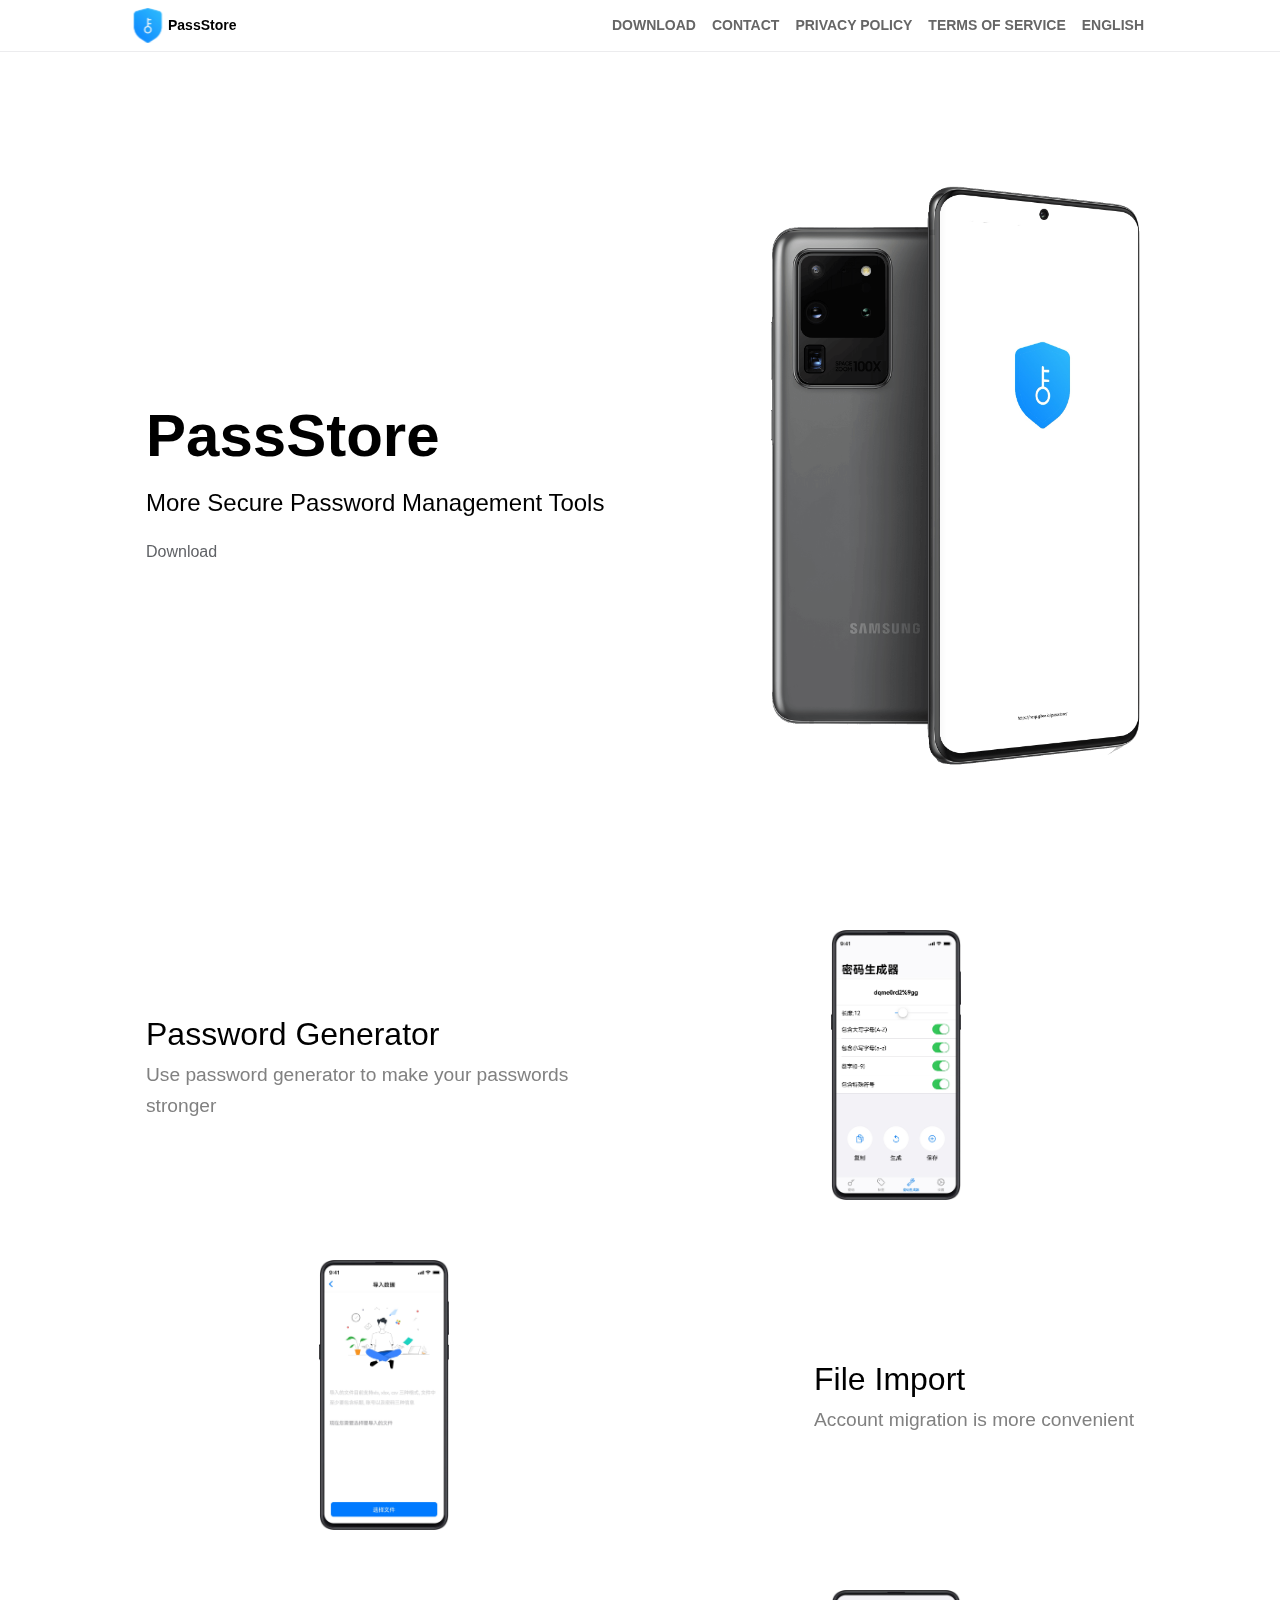
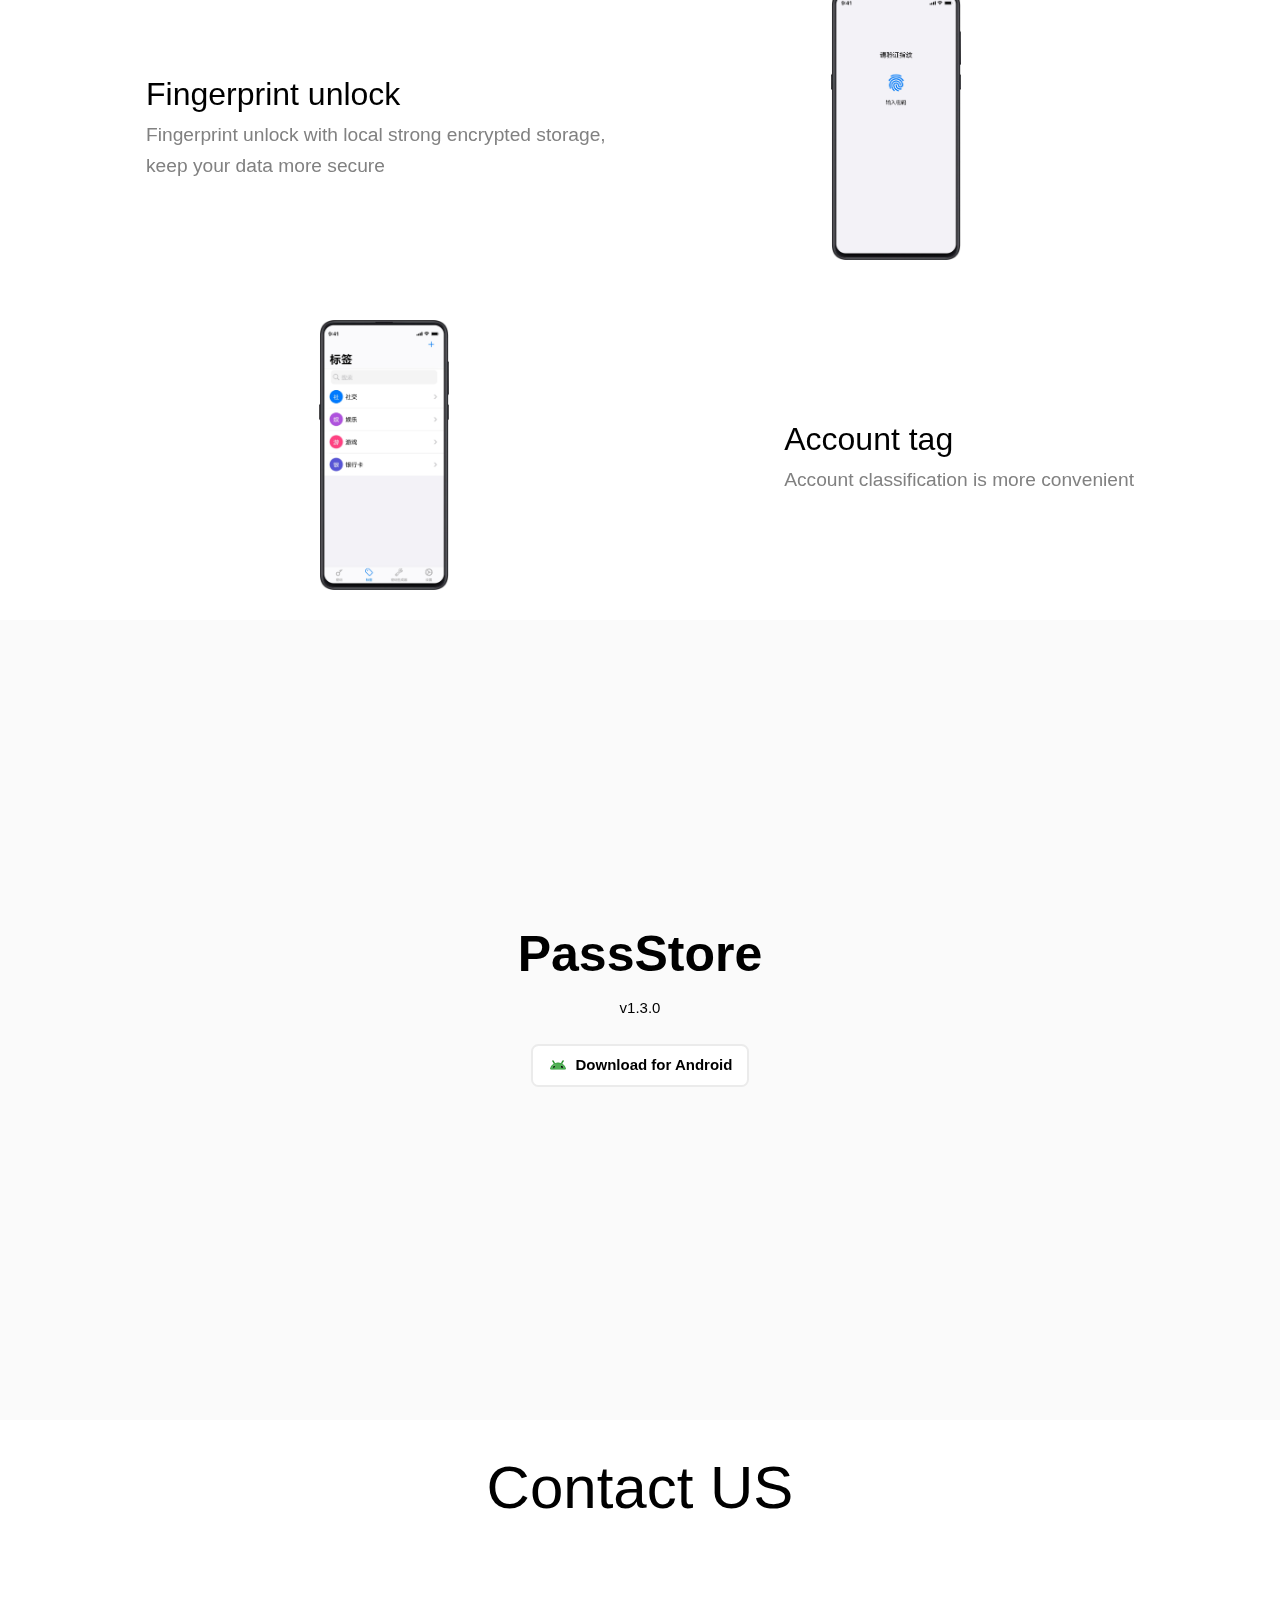
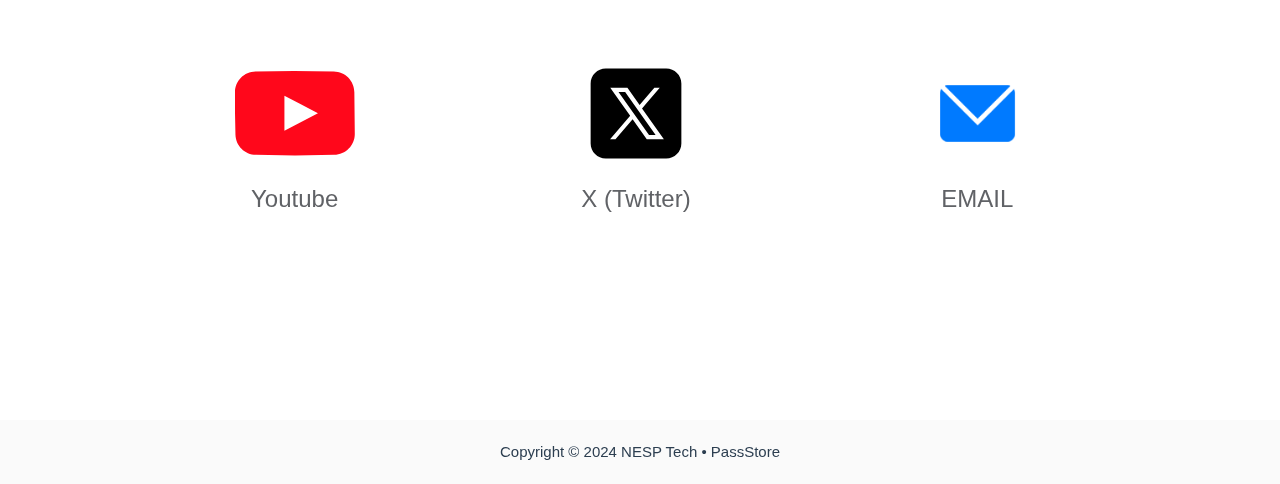
<file: index.html>
<!doctype html>
<html lang="en">
  <head>
    <meta charset="UTF-8" />
    <link rel="icon" href="https://nespjin.github.io/passstore/favicon.svg" />
    <meta name="viewport" content="width=device-width, initial-scale=1.0" />
    <title>PassStore</title>
    <script type="module" crossorigin src="https://nespjin.github.io/passstore/assets/index-D52PgOXZ.js"></script>
    <link rel="stylesheet" crossorigin href="https://nespjin.github.io/passstore/assets/index-YIdpnmZW.css">
  </head>
  <body>
    <div id="app"></div>
  </body>
</html>
</file>
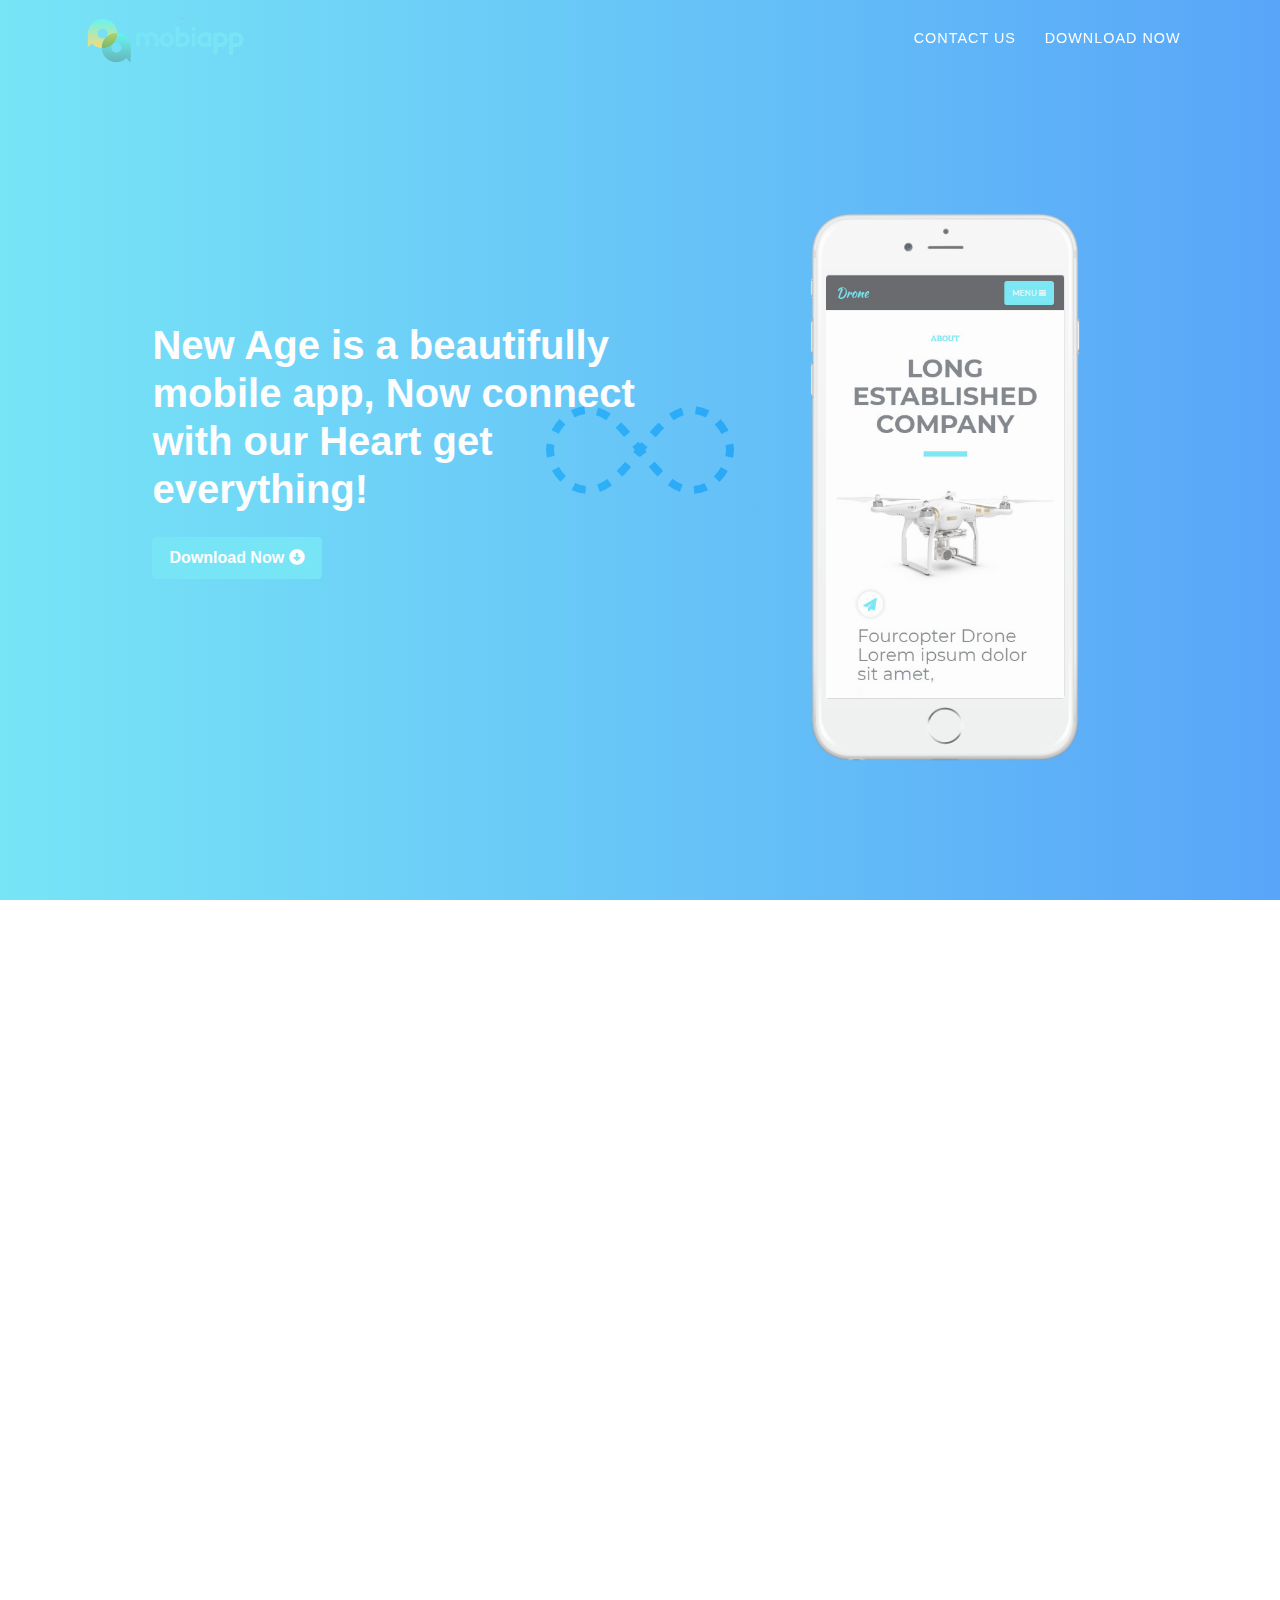
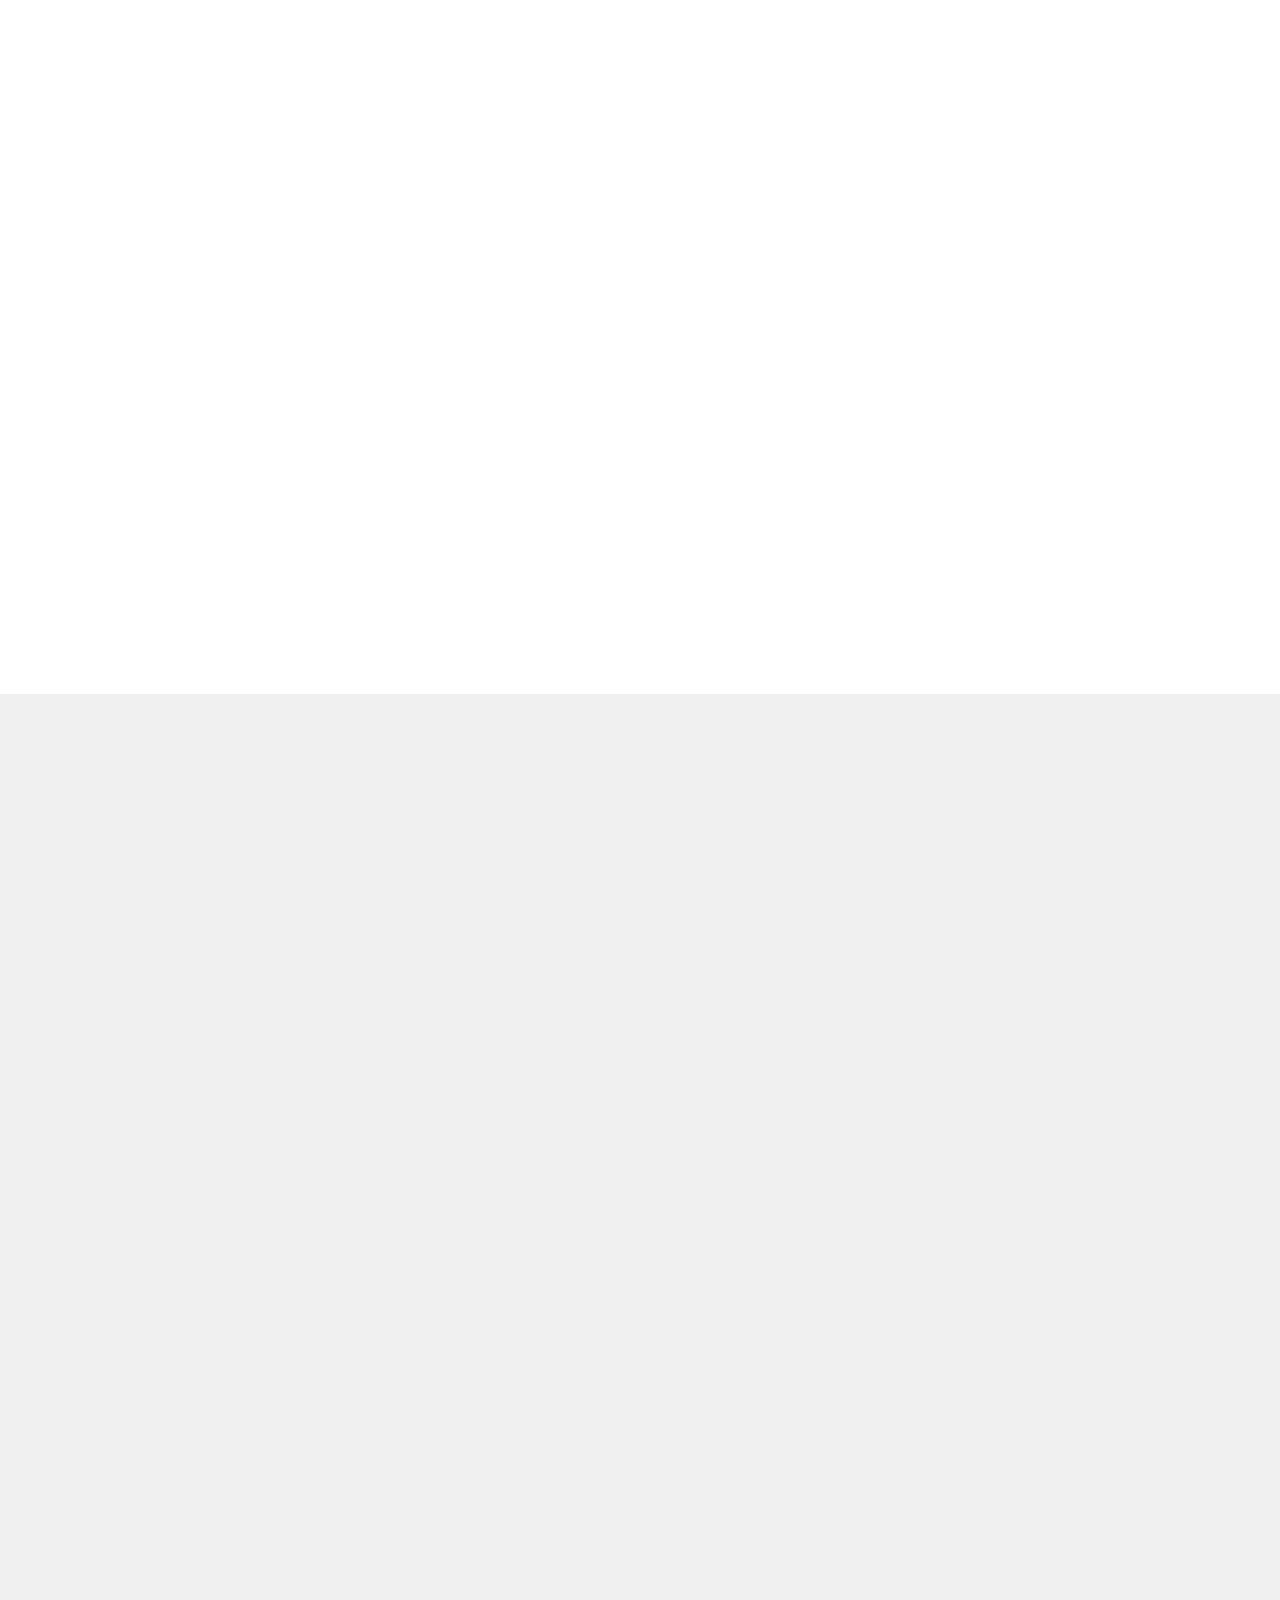
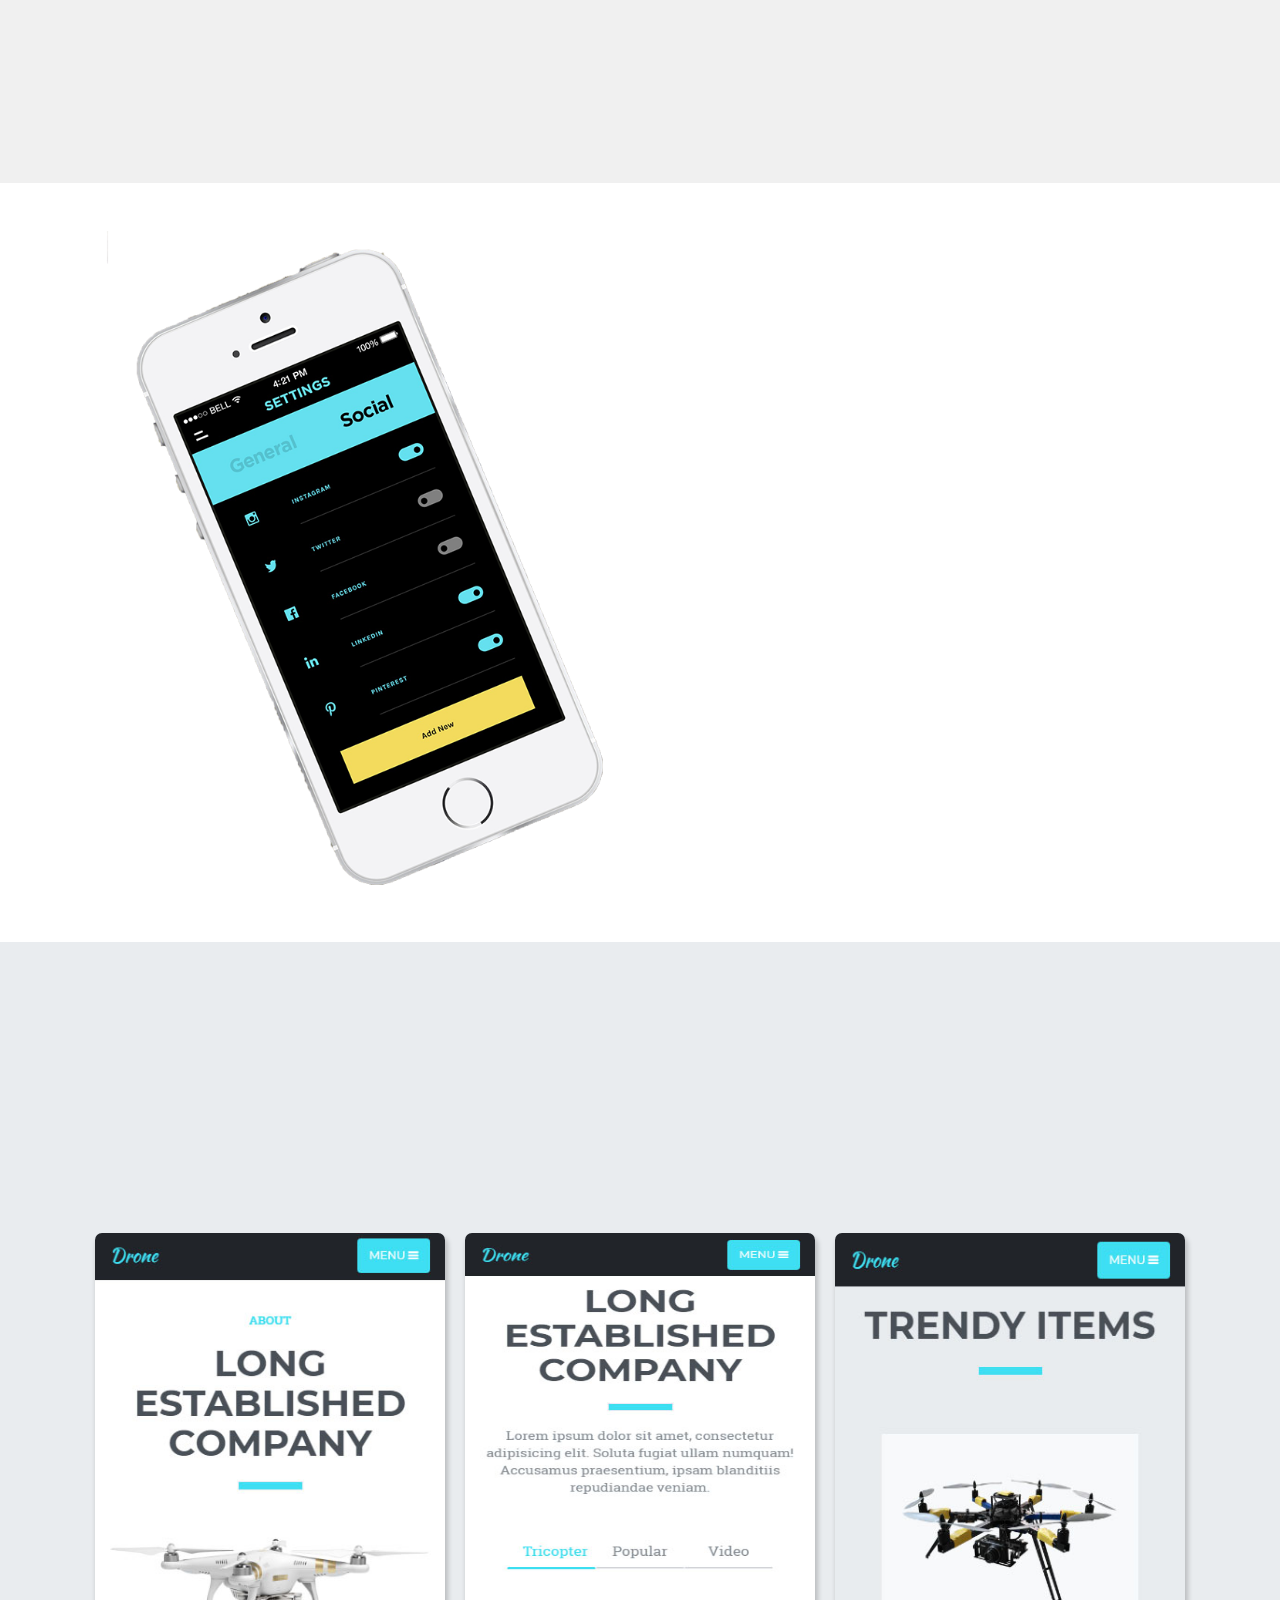
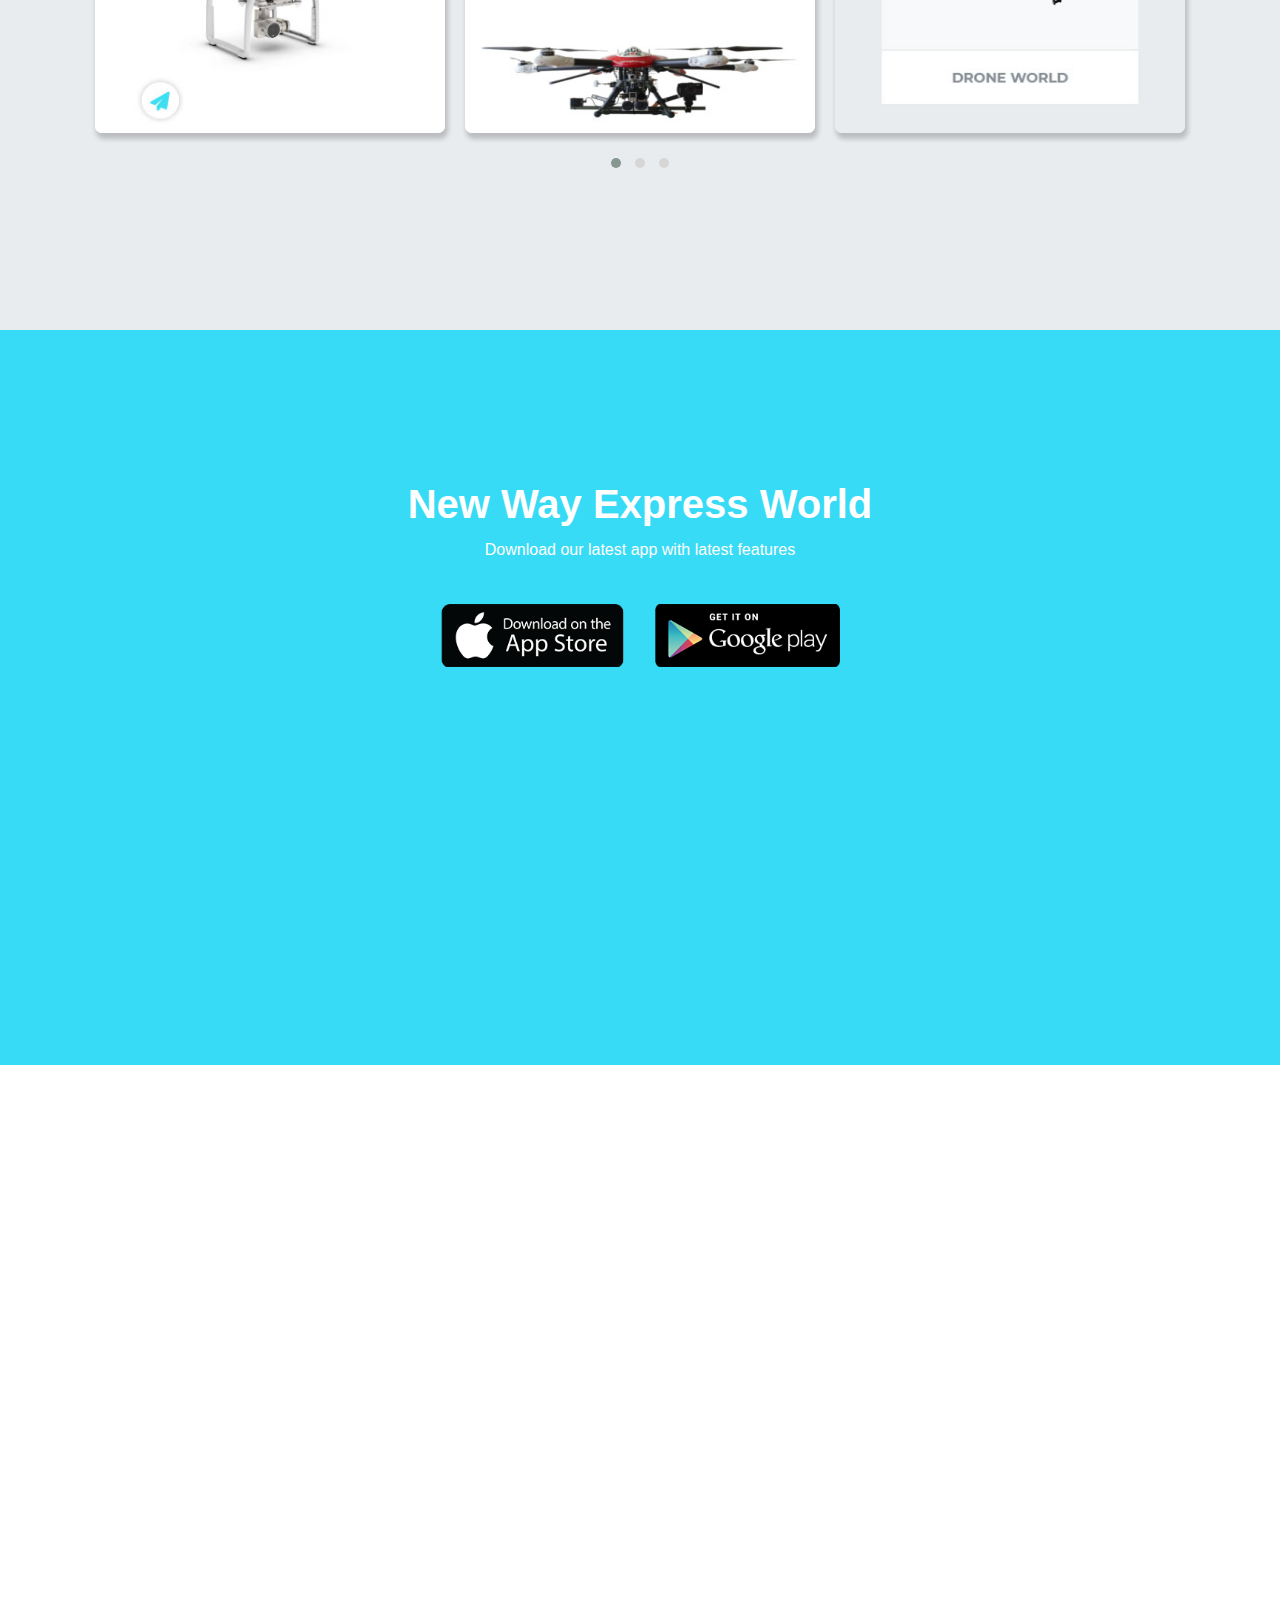
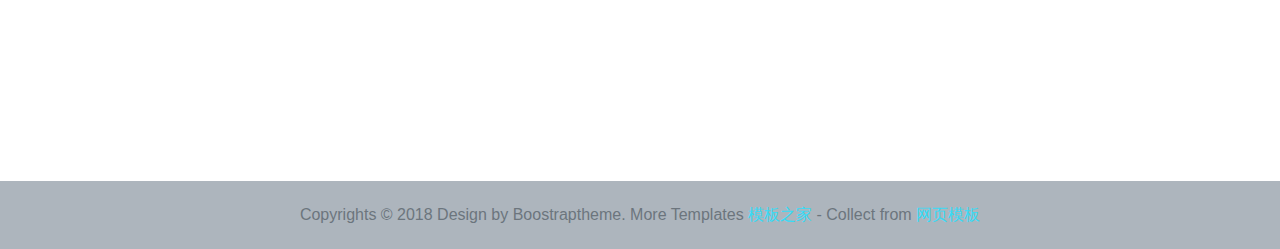
<file: without-npm-sass/index.html>
<!DOCTYPE html>
<html class="no-js" prefix="og: http://ogp.me/ns#"  lang="en-IN">
    <head>
        <meta charset="utf-8">
        <meta http-equiv="X-UA-Compatible" content="IE=edge,chrome=1">
        <title>Mobiapp - Mobile App Free Bootstrap Template</title>
        <meta http-equiv="x-ua-compatible" content="ie=edge">
        <meta name="viewport" content="width=device-width, initial-scale=1, shrink-to-fit=no"> 

        <meta name="description" content="We craft awesome Bootstrap themes for free and share selected resources for web designer &amp; developer. Download Free HTML themes for Bootstrap" /> 
        <link href="img/mobiapp_logo_96dp.png" rel="apple-touch-icon" sizes="96x96">
        <link href="img/mobiapp_logo_96dp.png" rel="icon" sizes="96x96" type="image/png">
        <link href="img/mobiapp_logo_32dp.png" rel="icon" sizes="32x32" type="image/png">
        <meta content="img/mobiapp_logo_96dp.png" name="msapplication-TileImage">
        
        <meta property="og:url" content="https://www.boostraptheme.com/demo/index.html" />
        <meta property="og:title" content="Mobiapp - Mobile App Free Bootstrap Template | BoostrapTheme" />
        <meta property="og:locale" content="en_IN" /> 
        <meta property="og:site_name" content="Boostraptheme" />
        <meta name="twitter:card" content="summary" />
        <meta name="twitter:site" content="BoostrapTheme" />
        <meta name="twitter:creator" content="BoostrapTheme" />

        <link rel='stylesheet' href="https://maxcdn.bootstrapcdn.com/font-awesome/4.7.0/css/font-awesome.min.css">
        <link href="https://use.fontawesome.com/releases/v5.0.6/css/all.css" rel="stylesheet">
        <link rel="stylesheet" href="device-mockups/device-mockups.min.css">
        <link rel="stylesheet" href="css/owl.carousel.min.css">
        <link rel="stylesheet" href="css/owl.theme.default.min.css">
        <link rel="stylesheet" href="css/animate.min.css">
        <link rel="stylesheet" href="css/bootstrap.css">
        <link rel="stylesheet" href="css/app.css">

        <script src="js/jquery.min.js"></script>
        <script> $(window).on('load', function(){ $(".loader").fadeOut(2000); }); </script>

    </head>

    <body>

        <div class="loader"></div>
        <!-- NAVIGATION 
            ==============-->
            <nav class="navbar navbar-expand-lg navbar-dark fixed-top" id="mainNav">
              <div class="container">
                <a class="navbar-brand js-scroll-trigger" href="index.html#home"><img src="img/logo.png" alt="" class="img-fluid"></a>
                <button class="navbar-toggler navbar-toggler-right" type="button" data-toggle="collapse" data-target="#navbarResponsive" aria-controls="navbarResponsive" aria-expanded="false" aria-label="Toggle navigation">
                  Menu
                  <i class="fas fa-bars"></i>
                </button>
                <div class="collapse navbar-collapse" id="navbarResponsive">
                  <ul class="navbar-nav text-uppercase ml-auto">
                    <li class="nav-item">
                      <a class="nav-link js-scroll-trigger" href="#contact">Contact us</a>
                    </li>
                    <li class="nav-item">
                      <a class="nav-link js-scroll-trigger" href="#download">Download Now </a>
                    </li>
                  </ul>
                </div>
              </div>
            </nav>  

        <!--APP HEADER
            ================--> 
            <section class="masthead">
              <div class="container h-100">
                <div class="row h-100">
                  <div class="col-lg-7 my-auto">
                    <div class="header-content mx-auto  animated wow zoomIn" data-wow-duration="0.3s" data-wow-delay=".1s">
                      <h1 class="mx-auto">New Age is a beautifully mobile app, Now connect with our Heart get everything!</h1>
                      <a href="#download"><button  class="btn btn-white mt-4 py-2 px-3 ">Download Now <i class="fas fa-arrow-alt-circle-down"></i></button></a>
                    </div>
                  </div>
                  <div class="col-lg-5 my-auto">
                    <div class="device-container">
                      <div class="device-mockup iphone6_plus portrait white animated wow bounceInUp" data-wow-duration="1s" data-wow-delay=".5s">
                        <div class="device">
                          <div class="screen">
                            <img src="img/app/six.jpg" class="img-fluid" alt="">
                          </div>
                          <div class="button">
                          </div>
                        </div>
                      </div>
                    </div>
                  </div>
                </div>
              </div>
            </section>
            <div class="bg-banner-img">
              <!-- <img src="img/bg-curve.png" alt=""> -->
            </div>

        <!-- APP ABOUT    
            ================-->
            <section id="app-about" class="app-about"> 
              <div class="container">
                <div class="row first">
                  <div class="col-md-4 wow flipInX" data-wow-delay="0.3s">
                    <img src="img/app/five.jpg" alt="" class="first img-fluid">
                    <img src="img/app/second.jpg" alt="" class="second img-fluid">
                  </div> 
                  <div class="col-md-6 m-auto wow fadeInRight" data-wow-delay="0.6s">
                    <div class="app-about-cont">
                      <i class="fab fa-android"></i>
                      <h3>Get in touch with our heart</h3>
                      <p>Besides Android Application Development, a leading company may also help you with custom application development on other popular platforms.</p>
                    </div>
                  </div>
                </div> 
                <div class="row second"> 
                  <div class="col-md-6 m-auto wow fadeInRight" data-wow-delay="0.3s">
                    <div class="app-about-cont right">
                      <i class="fab fa-apple"></i>
                      <h3>Get in touch with our heart</h3>
                      <p>With the advent of technology, many new innovative technologies and mobile phones are being packed with intricate hardware.</p>
                    </div>
                  </div>
                  <div class="col-md-4 wow flipInX" data-wow-delay="0.6s">
                    <img src="img/app/seventh.jpg" alt="" class="third img-fluid">
                    <img src="img/app/six.jpg" alt="" class="fourth img-fluid">
                  </div> 
                </div> 
              </div>
            </section>

        <!-- OUR PROCESS    
            ================-->
            <section id="our-process" class="our-process"> 
              <div class="container">   
                <div class="row mb-5 wow fadeInUp" data-wow-delay="0.3s">
                    <div class="col-md-12 text-center">
                        <div class="heading">
                            <h1>Superb Feature</h1>
                            <div class="bord-bot"></div>
                        </div>
                    </div>
                </div>
                <div class="row">
                  <div class="col-md-4 wow fadeInLeft" data-wow-delay="0.3s">
                    <div class="col-md-12 col-sm-12">
                      <div class="service-desc-cont">
                        <i class="fa fa-bar-chart-o"></i>
                        <h5>Contrast Ratio</h5>
                        <p>Contrast ratio is the difference between the darkest black and the brightest white a TV can produce experts makes any decision.</p>
                      </div>
                    </div>
                    <div class="col-md-12 col-sm-12">
                      <div class="service-desc-cont">
                        <i class="fa fa-globe"></i>
                        <h5>Offline voice typing</h5>
                        <p>voice dictations in Jelly bean can be done in flight mode or without an internet connection. All the phrasing voice.</p>
                      </div>
                    </div>
                    <div class="col-md-12 col-sm-12">
                      <div class="service-desc-cont mb-5">
                        <i class="fa fa-battery-full"></i>
                        <h5>Triple buffering</h5>
                        <p> Android used to lag in the race with iPhone and windows phone in terms of smooth visual display and notifications.</p>
                      </div>
                    </div> 
                  </div>
                  <div class="col-md-4 wow bounceInUp" data-wow-delay="0.6s">
                    <div class="servie-img text-center">
                      <img src="img/iphone-x.png" alt="" class="img-fluid">
                    </div>
                  </div>
                  <div class="col-md-4 wow fadeInRight" data-wow-delay="0.9s">
                    <div class="col-md-12 col-sm-12">
                      <div class="service-desc-cont">
                        <i class="fab fa-app-store"></i>
                        <h5>Automatic widget resizing</h5>
                        <p>Unlike conventional widget structure, Android 4.1 has introduced the automatic resizing of widget according to home.</p>
                      </div>
                    </div>
                    <div class="col-md-12 col-sm-12">
                      <div class="service-desc-cont">
                        <i class="fa fa-archive"></i>
                        <h5>Advanced notification panel</h5>
                        <p> A notification panel cannot be usual one if its about the new version of Android. This is the reason that Jelly bean.</p>
                      </div>
                    </div>
                    <div class="col-md-12 col-sm-12">
                      <div class="service-desc-cont">
                        <i class="fa fa-life-bouy"></i>
                        <h5>Predictive Keywords</h5>
                        <p>In terms of advanced algorithm for predicting text has been introduced. Better search results with voice searching.</p>
                      </div>
                    </div> 
                  </div>
                </div>
              </div>
            </section>    

        <!-- FAQ    
            ================-->
            <section id="faq" class="faq py-5">
              <div class="container">
                <div class="row">
                  <div class="col-md-6">
                    <div class="faq-img">
                      <img src="img/doubel-mobile.png" alt="" class="img-fluid">
                    </div>
                  </div>
                  <div class="col-md-6 col-sm-12 wow fadeInUp mt-5 mx-auto" data-wow-delay="0.6s">
                    <div class="faq-cont">
                        <div id="accordion">
                          <div class="card">
                            <div class="card-header" id="headingOne">
                              <h5 class="mb-0">
                                <button class="btn btn-link" data-toggle="collapse" data-target="#collapseOne" aria-expanded="true" aria-controls="collapseOne">
                                  <i class="fa fa-arrow-right"></i>
                                  Why Use Mobiapp? 
                                </button>
                              </h5>
                            </div>

                            <div id="collapseOne" class="collapse show" aria-labelledby="headingOne" data-parent="#accordion">
                              <div class="card-body">
                                Because there is standard vibration and ringing functions are utilised to alert users to incoming calls messages and social networking notifications.  Along with the built in ringtones, there is also have the luxury of MP3 ringtone support, which means users can assign their favourite music tracks as ringtones. The task of taking them is made all the more simple thanks to Autofocus and face detection included as standard.  Geo-tagging is another feature of the camera which functions thanks to GPS and allows users to keep tabs of where they took their photos.  Users also have the luxury of being able to shoot video footage with the camera.
                              </div>
                            </div>
                          </div>
                          <div class="card">
                            <div class="card-header" id="headingTwo">
                              <h5 class="mb-0">
                                <button class="btn btn-link collapsed" data-toggle="collapse" data-target="#collapseTwo" aria-expanded="false" aria-controls="collapseTwo">
                                  <i class="fa fa-arrow-right"></i>
                                  What Factors Mobiapp Use? 
                                </button>
                              </h5>
                            </div>
                            <div id="collapseTwo" class="collapse" aria-labelledby="headingTwo" data-parent="#accordion">
                              <div class="card-body">
                                Intense Research provides a range of marketing and business research solutions designed for our client’s specific needs based on our expert resources. The business scopes of Intense Research cover more than 30 industries includsing energy, new materials, transportation, daily consumer goods, chemicals, etc. We provide our clients with one-stop solution for all the research requirements.Techno Exponent is a pioneering Android application development company that offers custom Android app development services. Thus, we have been developing Android Smartphone and tablet applications dating back to the start of the decade. Hire Android developers at our disposition.
                              </div>
                            </div>
                          </div>
                          <div class="card">
                            <div class="card-header" id="headingThree">
                              <h5 class="mb-0">
                                <button class="btn btn-link collapsed" data-toggle="collapse" data-target="#collapseThree" aria-expanded="false" aria-controls="collapseThree">
                                  <i class="fa fa-arrow-right"></i>
                                  Mobiapp Network Security?  
                                </button>
                              </h5>
                            </div>
                            <div id="collapseThree" class="collapse" aria-labelledby="headingThree" data-parent="#accordion">
                              <div class="card-body">
                                Smart Phones are no longer a simple hand through which we could call a person or could send out message massage therapies to somebody; instead it is an accumulation of hand collection, electronic daily record, bridge to net, amusement source and so on. For lots of purposes we have set up many applications in our cell phone that we could not also remember them up until we are in real demand of them. Several of those applications are so helpful and also private that we need real safety and security to shield them from unwanted entry and un-authorized un-installation. For this kind of inconvenience, first thing comes in my thoughts is AppLock.
                              </div>
                            </div>
                          </div>
                          <div class="card">
                            <div class="card-header" id="headingThree">
                              <h5 class="mb-0">
                                <button class="btn btn-link collapsed" data-toggle="collapse" data-target="#collapseFourth" aria-expanded="false" aria-controls="collapseThree">
                                  <i class="fa fa-arrow-right"></i>
                                  How Mobiapp work?  
                                </button>
                              </h5>
                            </div>
                            <div id="collapseFourth" class="collapse" aria-labelledby="headingThree" data-parent="#accordion">
                              <div class="card-body">
                                The various other functions of this application are; fast lock switcher on standing bar, re-lock, fast leave, never ever reveals the app lock symbol from the launcher, AppLock itself can not be uninstalled; activity fantastic could not get rid of AppLock etc. The costs version consists some even more attributes e.g. tailored background, time lock, place lock, random keyboard etc. The future benefits of this application will certainly be cloud backup, lock button (wifi, mobile data, 3G), fake lock, visitor log and so on.In one word we could state that this application is a dream application for a user who cares about the security as well as security of his/ her wise tool.
                              </div>
                            </div>
                          </div>
                        </div>
                    </div>
                </div>   
                </div>
              </div>
            </section>

        <!-- GALLERY    
            ================-->
            <section id="gallery" class="gallery">
              <div class="container">
                <div class="row mb-5 wow fadeInUp" data-wow-delay="0.3s">
                    <div class="col-md-12 text-center">
                        <div class="heading">
                            <h1>Our Gallery</h1>
                            <div class="bord-bot"></div>
                        </div>
                    </div>
                </div>
                <div class="row">
                  <div class="col-md-12">
                    <div id="gallery-slider" class="owl-carousel owl-theme">
                      <div class="gallery-img">
                        <img src="img/app/first.jpg" alt="" class="img-fluid">
                      </div> 
                      <div class="gallery-img">
                        <img src="img/app/second.jpg" alt="" class="img-fluid">
                      </div> 
                      <div class="gallery-img">
                        <img src="img/app/third.jpg" alt="" class="img-fluid">
                      </div> 
                      <div class="gallery-img">
                        <img src="img/app/four.jpg" alt="" class="img-fluid">
                      </div> 
                      <div class="gallery-img">
                        <img src="img/app/five.jpg" alt="" class="img-fluid">
                      </div>
                      <div class="gallery-img">
                        <img src="img/app/six.jpg" alt="" class="img-fluid">
                      </div> 
                      <div class="gallery-img">
                        <img src="img/app/seventh.jpg" alt="" class="img-fluid">
                      </div>  
                    </div>
                  </div>
                </div>
              </div>
            </section> 
        
        <!-- DOWNLOAD APP    
            ================-->
            <section id="download" class="download-app pb-0">
              <div class="container">
                <div class="row">
                  <div class="col-md-12 text-center mb-4">
                    <h1>New Way Express World</h1>
                    <p>Download our latest app with latest features</p>
                  </div>
                  <div class="col-md-6 apple"><a href="#"><img src="img/app/apple.png" alt="" class="img-fluid"></a></div>
                  <div class="col-md-6 android"><a href="#"><img src="img/app/android.png" alt="" class="img-fluid"></a></div>
                  <div class="col-md-12 text-center mt-5 mx-auto">
                    <div class="device-container">
                      <div class="device-mockup iphone6_plus portrait white wow bounceInUp"  data-wow-delay=".5s">
                        <div class="device">
                          <div class="screen">
                            <img src="img/app/six.jpg" class="img-fluid" alt="">
                          </div> 
                        </div>
                      </div>
                    </div>
                  </div>
                </div>
              </div>
            </section> 

        <!-- CONTACT    
            ================-->
            <section id="contact" class="contact">
              <div class="container"> 
                <div class="row mb-5 wow fadeInUp" data-wow-delay="0.3s">
                    <div class="col-md-12 text-center">
                        <div class="heading">
                            <h1>Conect On Social</h1>
                            <div class="bord-bot"></div>
                            <p class="wow fadeInUp" data-wow-delay="0.4s">Connect with mobiapp on social networking sites</p>
                        </div>
                    </div>
                </div>
                <div class="row">
                  <div class="col-md-3 col-sm-6 text-center">
                    <div class="contact-cont wow fadeInUp"  data-wow-delay="0.3s">
                      <a href="#">
                        <img src="img/icon/icon-1.png" alt="" class="img-fluid">
                        <h5>10000+ Likes</h5>
                      </a>
                    </div>
                  </div>
                  <div class="col-md-3 col-sm-6 text-center">
                    <div class="contact-cont wow fadeInUp"  data-wow-delay="0.6s">
                      <a href="#">
                        <img src="img/icon/icon-2.png" alt="" class="img-fluid">
                        <h5>8000+ Followers</h5>
                      </a>
                    </div>
                  </div>
                  <div class="col-md-3 col-sm-6 text-center">
                    <div class="contact-cont wow fadeInUp"  data-wow-delay="0.9s">
                      <a href="#">
                        <img src="img/icon/icon-4.png" alt="" class="img-fluid">
                        <h5>5000+ Followers</h5>
                      </a>
                    </div>
                  </div>
                  <div class="col-md-3 col-sm-6 text-center">
                    <div class="contact-cont wow fadeInUp"  data-wow-delay="1.2s">
                      <a href="#">
                        <img src="img/icon/icon-3.png" alt="" class="img-fluid">
                        <h5>53000+ View</h5>
                      </a>
                    </div>
                  </div>
                </div>
              </div>
            </section> 

        <!-- FOOTER 
            ==============-->
            <footer id="footer" class="footer">
              <div class="container-fluid">
                <div class="row top-footer">
                  <div class="col-md-12 text-center">
                    <p>Copyrights &copy; 2018 Design by Boostraptheme. More Templates <a href="http://www.cssmoban.com/" target="_blank" title="模板之家">模板之家</a> - Collect from <a href="http://www.cssmoban.com/" title="网页模板" target="_blank">网页模板</a></p>
                  </div> 
                </div> 
              </div>
            </footer>

        <script src="js/popper.min.js"></script>
        <script src="js/bootstrap.min.js"></script>
        <script src="js/jquery.easing.min.js"></script>
        <script src="js/owl.carousel.min.js"></script>
        <script src="js/wow.min.js"></script>        
        <script src="js/app.js"></script>
        <!--Start of Tawk.to Script-->
            <script type="text/javascript">
            var Tawk_API=Tawk_API||{}, Tawk_LoadStart=new Date();
            (function(){
            var s1=document.createElement("script"),s0=document.getElementsByTagName("script")[0];
            s1.async=true;
            s1.src='https://embed.tawk.to/5a6d77fc4b401e45400c7419/default';
            s1.charset='UTF-8';
            s1.setAttribute('crossorigin','*');
            s0.parentNode.insertBefore(s1,s0);
            })(); 
            </script>
        <!--End of Tawk.to Script-->
    </body>
</html>
</file>
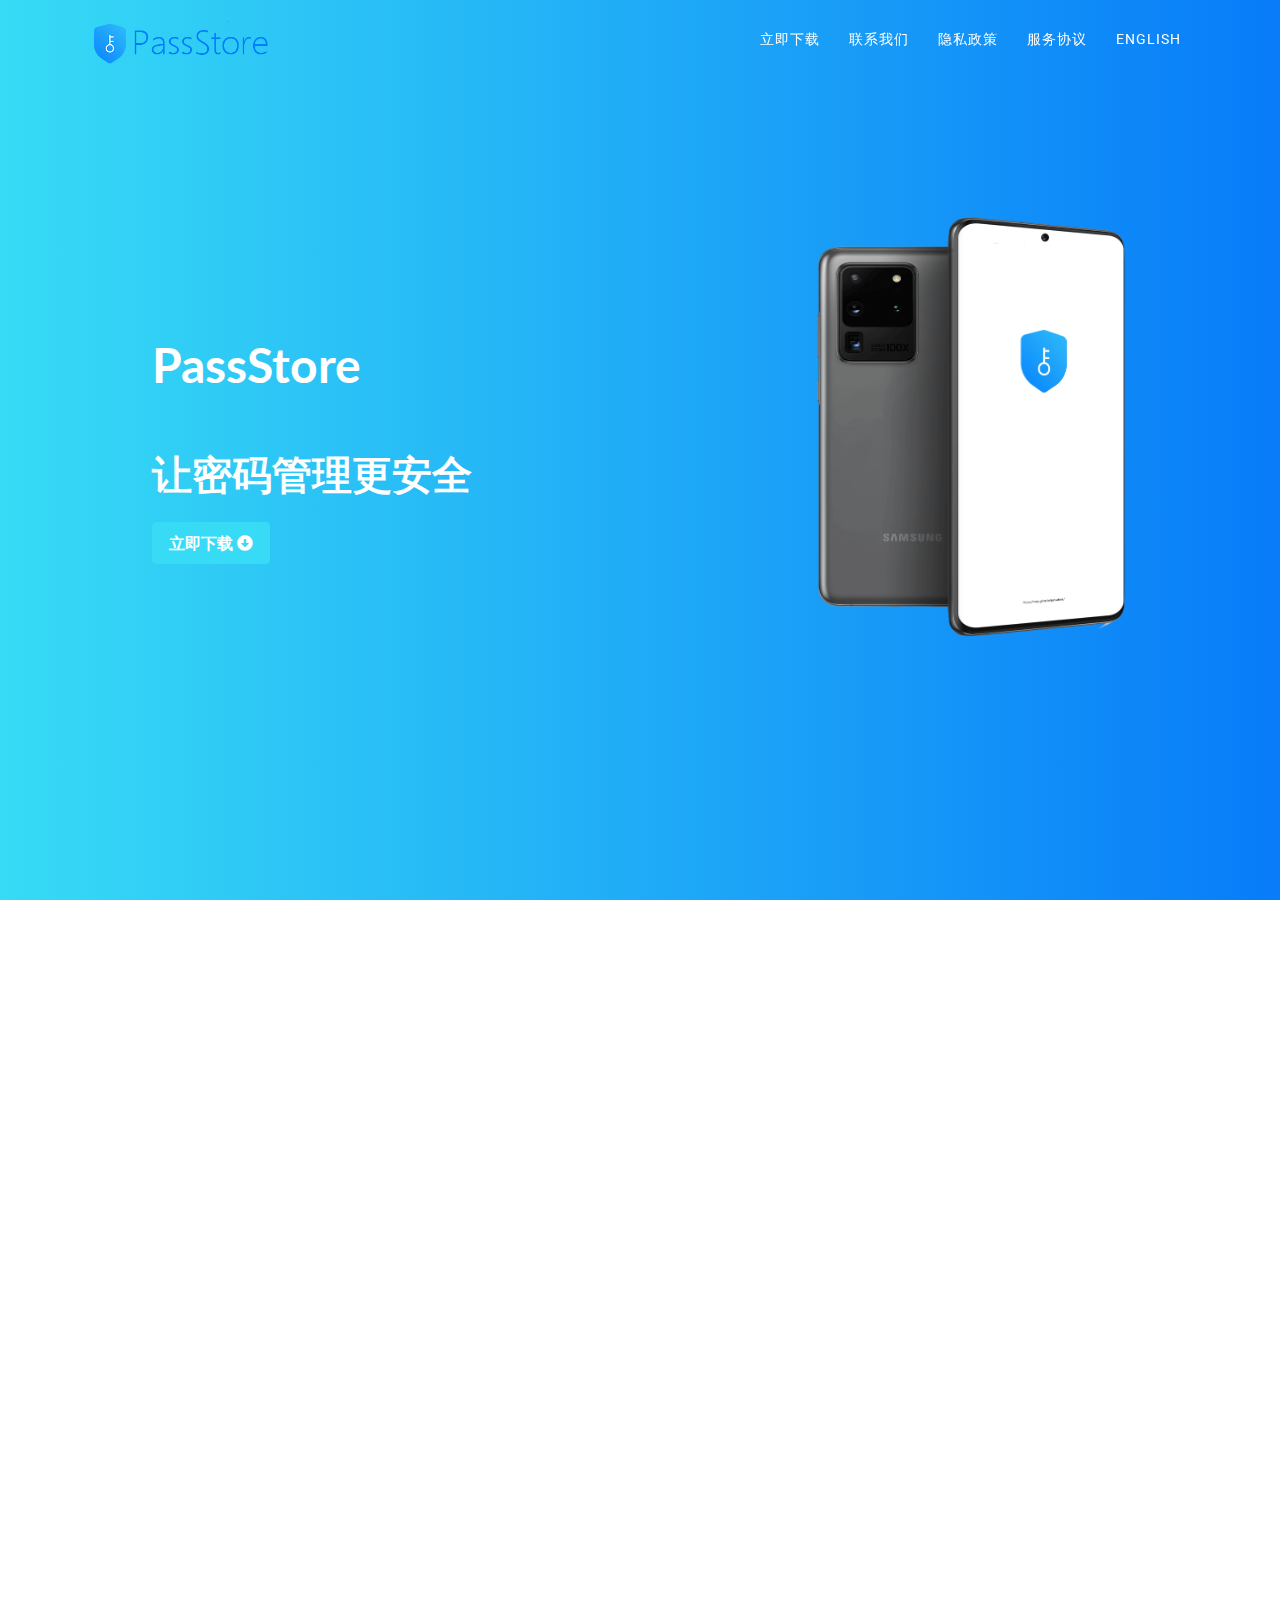
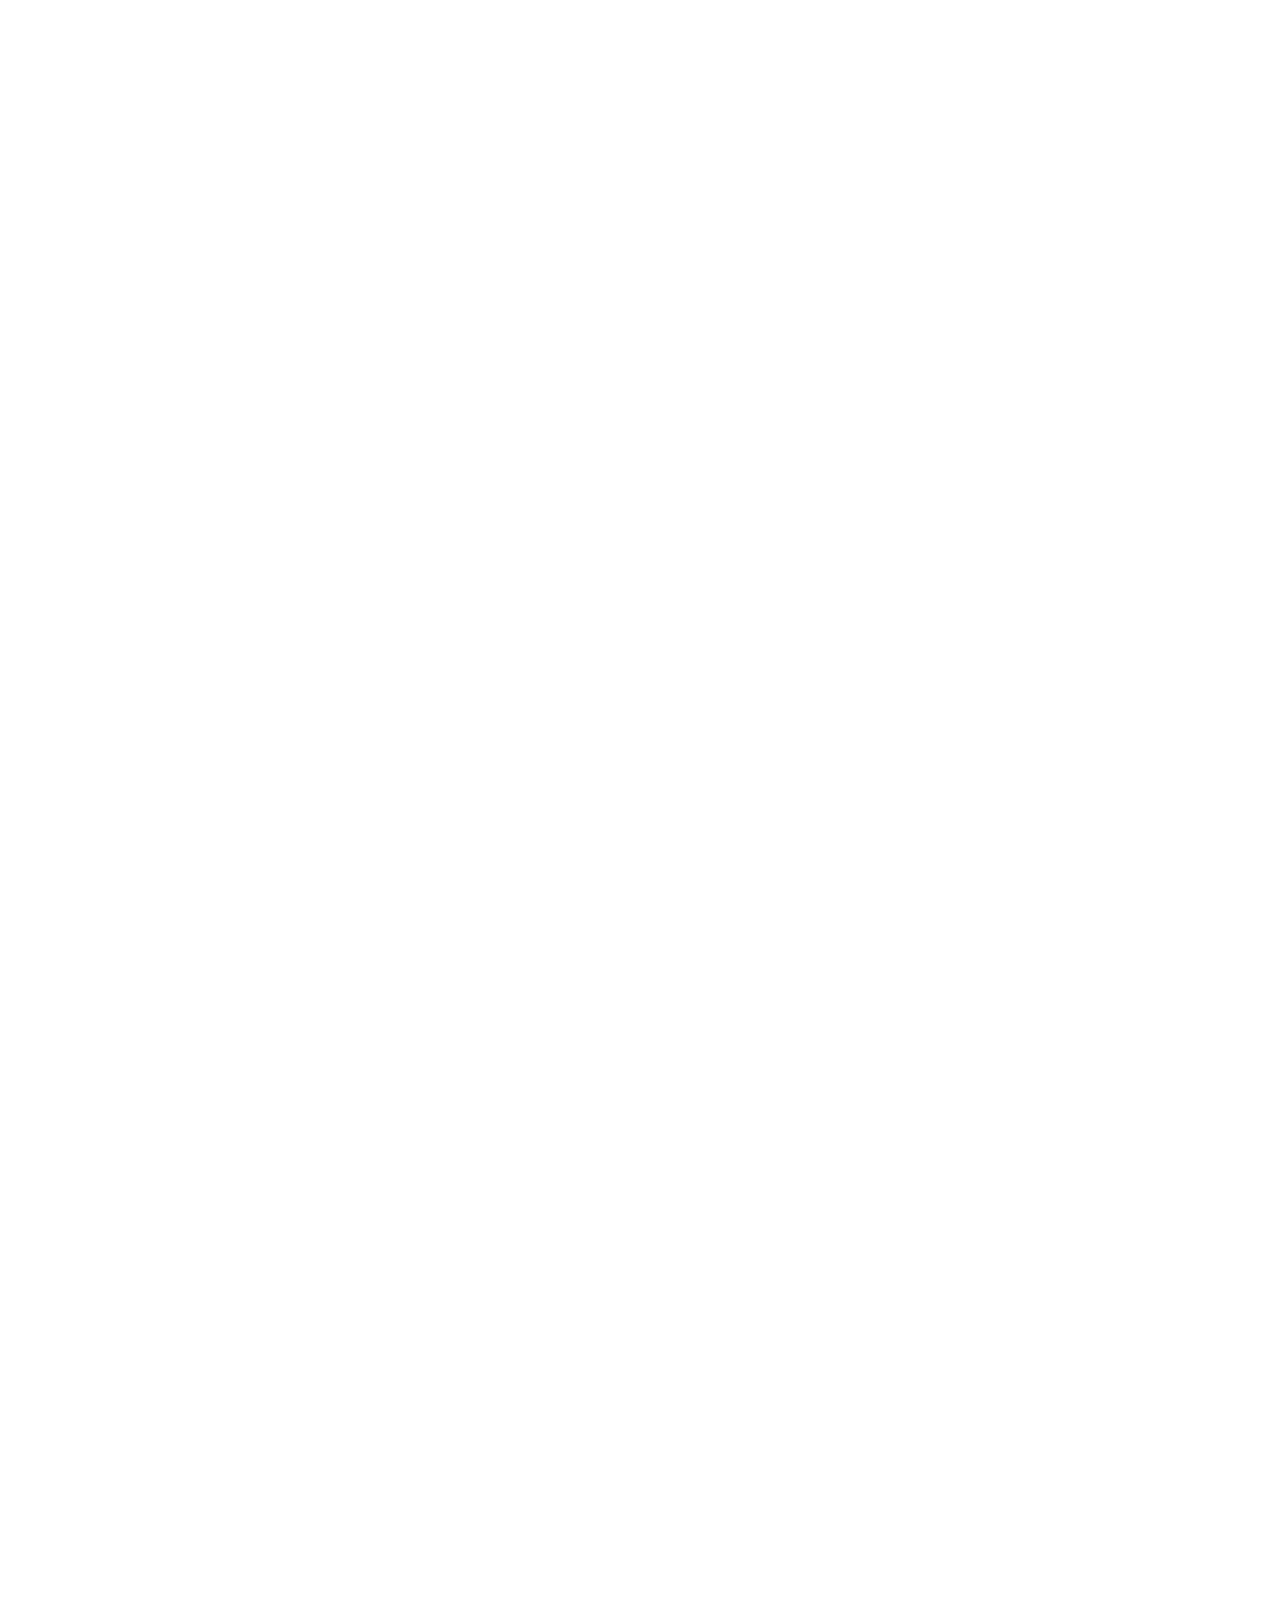
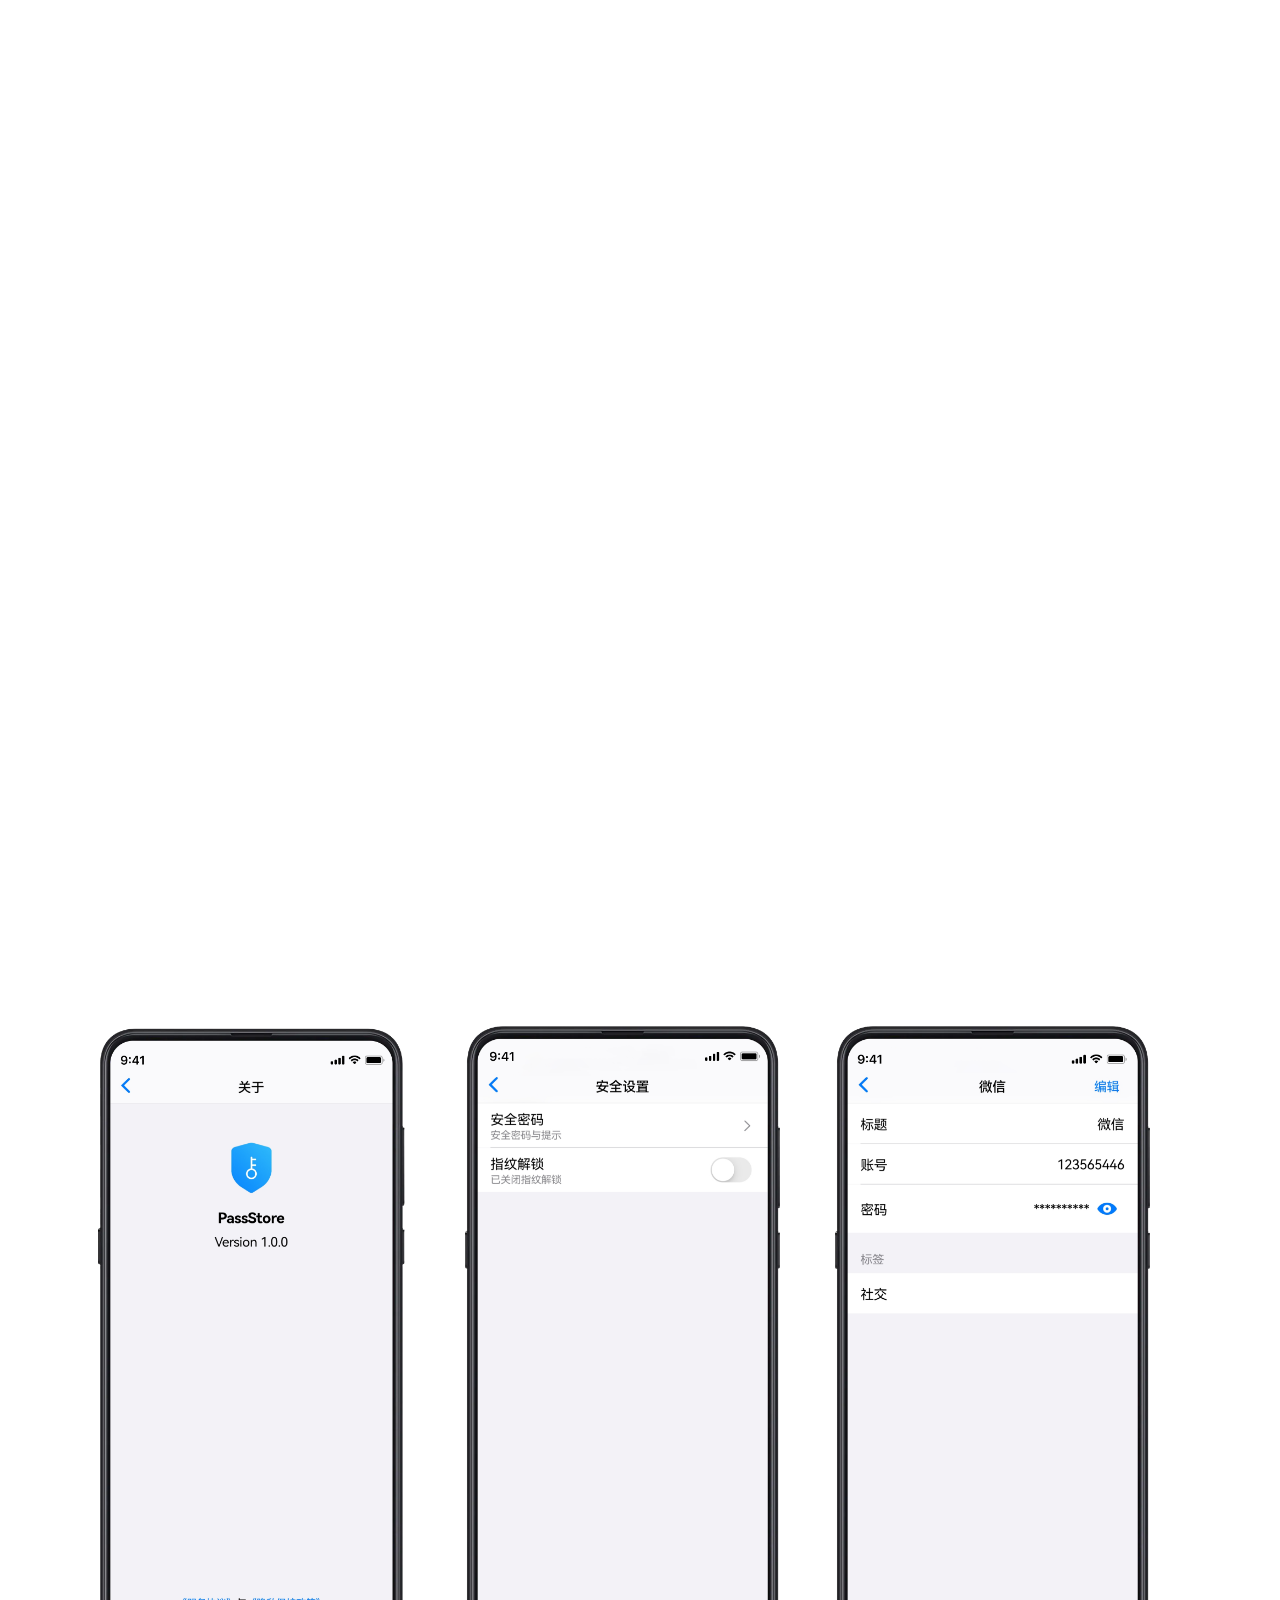
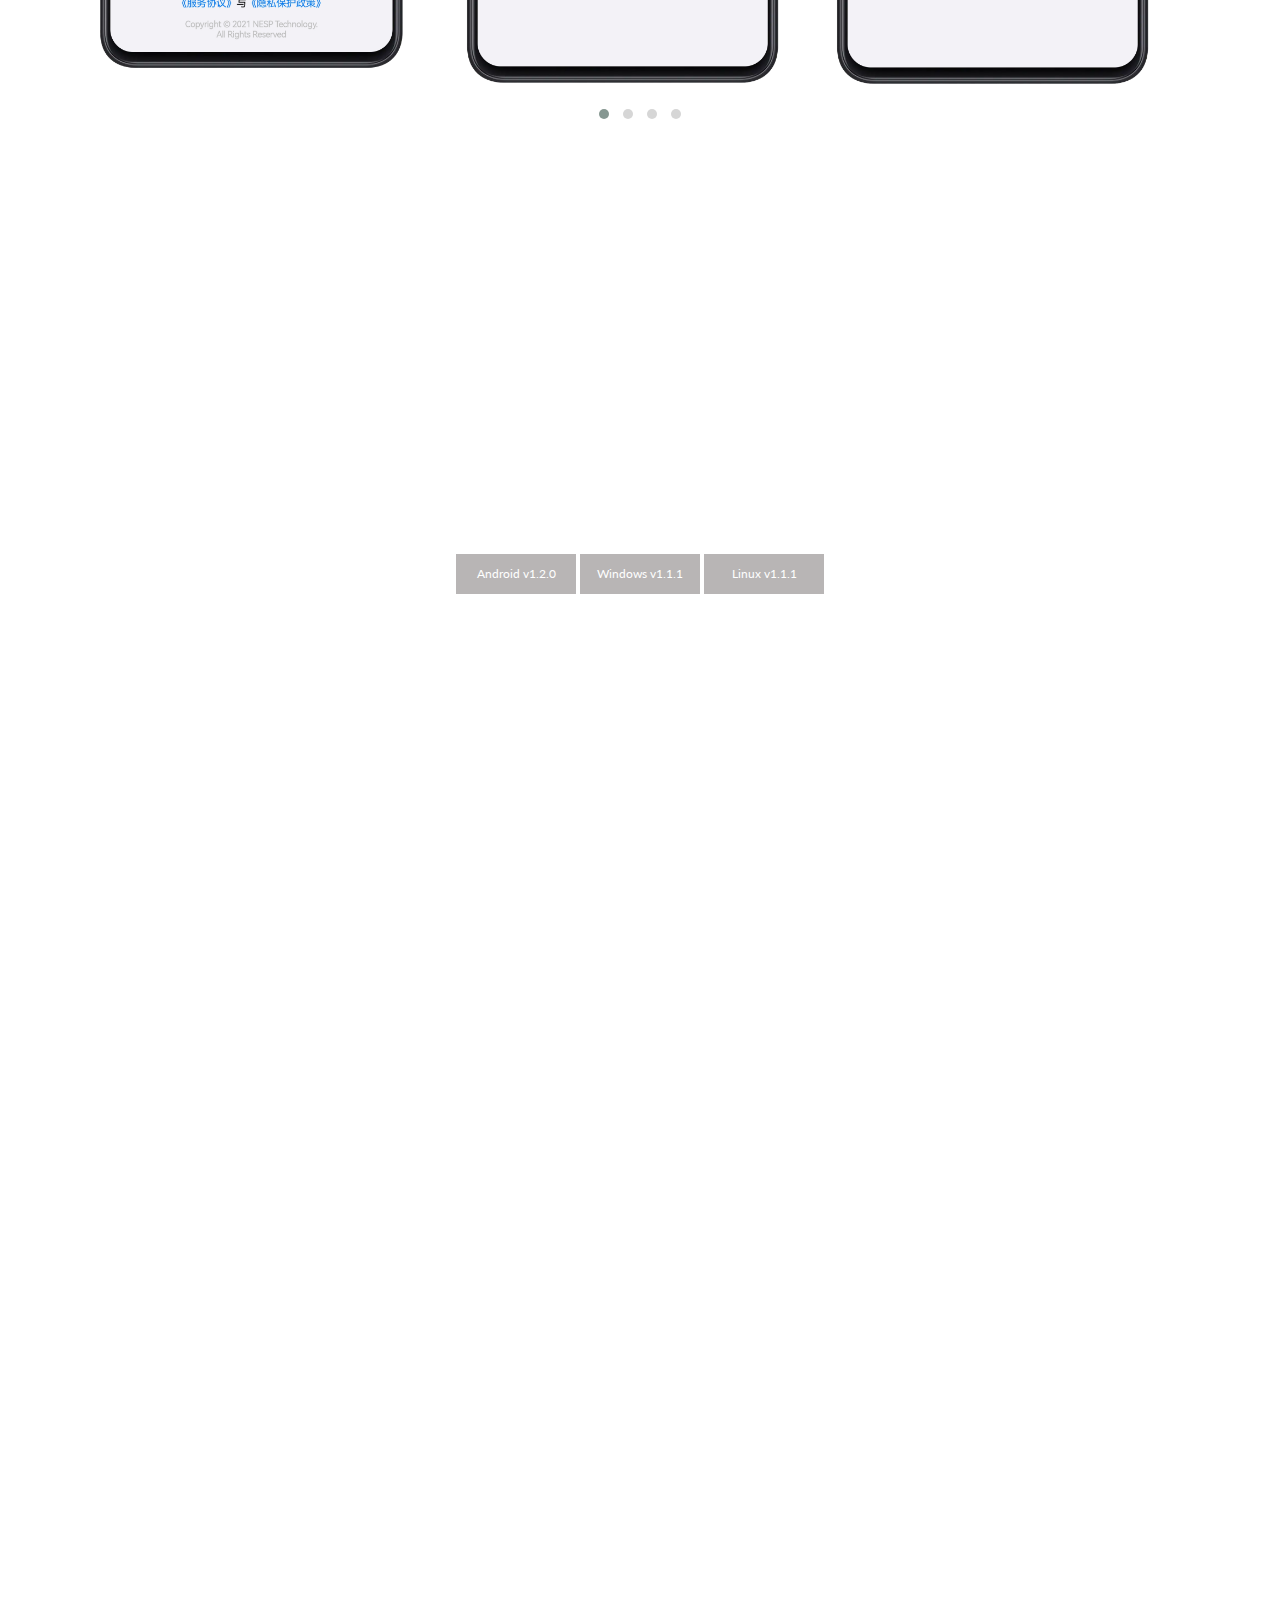
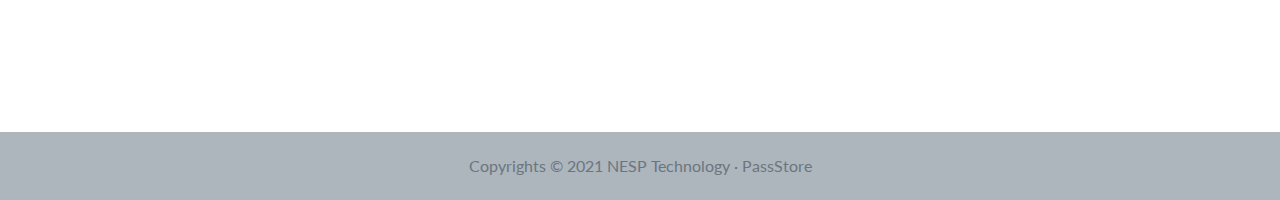
<file: index_cn.html>
<!DOCTYPE html>
<html class="no-js" prefix="og: http://ogp.me/ns#" lang="en-IN">
<head>
    <meta charset="utf-8">
    <meta http-equiv="X-UA-Compatible" content="IE=edge,chrome=1">
    <title>PassStore - 安全密码管理</title>
    <meta http-equiv="x-ua-compatible" content="ie=edge">
    <meta name="viewport" content="width=device-width, initial-scale=1, shrink-to-fit=no">
    <meta name="keywords"
          content="PassStore，密码管理，NESP，NESP Technology，账号本，密码本.">
    <meta name="description" content="PassStore 进行安全的密码管理"/>
    <link href="img/mobiapp_logo_96dp.png" rel="apple-touch-icon" sizes="96x96">
    <link href="img/mobiapp_logo_96dp.png" rel="icon" sizes="96x96" type="image/png">
    <link href="img/mobiapp_logo_32dp.png" rel="icon" sizes="32x32" type="image/png">
    <meta name="baidu-site-verification" content="85qEicDav0"/>
    <meta content="img/mobiapp_logo_96dp.png" name="msapplication-TileImage">
    <meta property="og:url" content="https://www.boostraptheme.com/demo/index.html"/>
    <meta property="og:title"
          content="Mobiapp - Mobile App Free Bootstrap Template | BoostrapTheme"/>
    <meta property="og:locale" content="en_IN"/>
    <meta property="og:site_name" content="Boostraptheme"/>
    <meta name="twitter:card" content="summary"/>
    <meta name="twitter:site" content="BoostrapTheme"/>
    <meta name="twitter:creator" content="BoostrapTheme"/>
    <link rel='stylesheet'
          href="https://maxcdn.bootstrapcdn.com/font-awesome/4.7.0/css/font-awesome.min.css">
    <link href="https://use.fontawesome.com/releases/v5.0.6/css/all.css" rel="stylesheet">
    <link rel="stylesheet" href="device-mockups/device-mockups.min.css">
    <link rel="stylesheet" href="css/owl.carousel.min.css">
    <link rel="stylesheet" href="css/owl.theme.default.min.css">
    <link rel="stylesheet" href="css/animate.min.css">
    <link rel="stylesheet" href="css/app.css">
    <script language="javascript">
        window.onload = function () {

            var u = navigator.userAgent;
            if (u.indexOf('Android') > -1 || u.indexOf('Linux') > -1) {//安卓手机
// alert("安卓手机");
// window.location.href = "mobile/index.html";
            } else if (u.indexOf('iPhone') > -1) {//苹果手机
// window.location.href = "mobile/index.html";
//alert("苹果手机");
            } else if (u.indexOf('Windows Phone') > -1) {//winphone手机
//alert("winphone手机");
// window.location.href = "mobile/index.html";
            } else {
//	alert("PC");
            }
        }
    </script>
    <script src="js/jquery.min.js"></script>
    <script src="js/nespapp.js"></script>
    <!--<script> $(window).on('load', function(){ $(".loader").fadeOut(2000); }); </script>-->
</head>

<body>

<!--
  <div class="video-bg">
    <video muted data-autoplay="" loop autoplay src="./video/bg.mp4" class="video-tvc" id="video-tvc" data-object-fit="">抱歉，您的浏览器不支持内嵌视频</video>
  </div>
 
<div class="loader"></div>-->
<!-- NAVIGATION 
            ==============-->
<nav class="navbar navbar-expand-lg navbar-dark fixed-top" id="mainNav">
    <div class="container"><a class="navbar-brand js-scroll-trigger" href="index.html#home"><img
            src="img/logo.png" alt="" class="img-fluid"></a>
        <button class="navbar-toggler navbar-toggler-right" type="button" data-toggle="collapse"
                data-target="#navbarResponsive" aria-controls="navbarResponsive"
                aria-expanded="false" aria-label="Toggle navigation"> 菜单 <i class="fas fa-bars"></i>
        </button>
        <div class="collapse navbar-collapse" id="navbarResponsive">
            <ul class="navbar-nav text-uppercase ml-auto">
                <li class="nav-item">
                    <a class="nav-link js-scroll-trigger"
                       href="#download">
                        立即下载
                    </a>
                </li>
                <li class="nav-item">
                    <a class="nav-link js-scroll-trigger" href="#contact">联系我们</a>
                </li>
                <li class="nav-item">
                    <a class="nav-link js-scroll-trigger"
                       href="./privacy_policy.html">
                        隐私政策
                    </a>
                </li>
                <li class="nav-item">
                    <a class="nav-link js-scroll-trigger"
                       href="./service_agreement.html">
                        服务协议
                    </a>
                </li>
                <li class="nav-item">
                    <a class="nav-link js-scroll-trigger"
                       href="./index.html">
                        English
                    </a>
                </li>
            </ul>
        </div>
    </div>
</nav>

<!--APP HEADER
            ================-->
<section class="masthead">
    <div class="container h-100">
        <div class="row h-100">
            <div class="col-lg-7 my-auto">
                <div class="header-content mx-auto  animated wow zoomIn" data-wow-duration="0.3s"
                     data-wow-delay=".1s">
                    <h3 class="mx-auto">
                        <font size="24" color="white">
                            PassStore
                        </font>
                    </h3>
                    <h1 class="mx-auto">
                        <br>
                        让密码管理更安全</h1>
                    <a href="#download">
                        <button class="btn btn-white mt-4 py-2 px-3 ">立即下载 <i
                                class="fas fa-arrow-alt-circle-down"></i></button>
                    </a></div>
            </div>
            <div class="col-lg-5 my-auto">
                <div class="device-container">
                    <div style="width: auto"
                         class="device-mockup iphone6_plus portrait white animated wow bounceInUp"
                         data-wow-duration="1s" data-wow-delay=".5s">
                        <div
                                style="background-image: url(img/app/screenshots/main_2.png);width: auto; height: 430px;margin-bottom: -20%"
                                class="device">
                            <!--
                                        <div class="screen">
                                          <img src="img/app/screenshots/movie_main.png" class="img-fluid" alt="">
                                        </div>
              -->
                            <div class="button"></div>
                        </div>
                    </div>
                </div>
            </div>
        </div>
    </div>
</section>

<div class="bg-banner-img">
    <!-- <img src="img/bg-curve.png" alt=""> -->
</div>

<!-- APP ABOUT    
            ================-->
<section id="app-about"
         style="background-image: url(img/bg_1_blur.webp);background-size: cover;background-attachment: fixed"
         class="app-about">
    <div class="container">
        <div class="row first">
            <div class="col-md-4 wow flipInX" data-wow-delay="0.3s"><img
                    src="img/app/screenshots/password_generator.png" alt="" class="first img-fluid"> <img
                    src="img/app/screenshots/password_generator.png" alt="" class="second img-fluid">
            </div>
            <div class="col-md-6 m-auto wow fadeInRight" data-wow-delay="0.6s">
                <div class="app-about-cont">
                    <!--                     <em class="fab fa-android"></em>-->
                    <h3>密码生成器</h3>
                    <p>使用密码生成器，让密码更强壮</p>
                </div>
            </div>
        </div>
        <div class="row second">
            <div class="col-md-6 m-auto wow fadeInRight" data-wow-delay="0.3s">
                <div class="app-about-cont right">
                    <!--                      <i class="fab fa-apple"></i>-->
                    <h3>文件导入</h3>
                    <p>账号迁移更方便。</p>
                </div>
            </div>
            <div class="col-md-4 wow flipInX" data-wow-delay="0.6s"><img
                    src="img/app/screenshots/import_file.png" alt="" class="third img-fluid"> <img
                    src="img/app/screenshots/import_file.png" alt="" class="fourth img-fluid"></div>
        </div>

        <div class="row first">
            <div class="col-md-4 wow flipInX" data-wow-delay="0.3s"><img
                    src="img/app/screenshots/lock_fingerprint.png" alt="" class="first img-fluid"> <img
                    src="img/app/screenshots/lock_fingerprint.png" alt="" style="margin-left: 20%;"
                    class="second img-fluid"></div>
            <div class="col-md-6 m-auto wow fadeInRight" data-wow-delay="0.6s">
                <div class="app-about-cont">
                    <!--                     <em class="fab fa-android"></em>-->
                    <h3>指纹解锁</h3>
                    <p>指纹解锁搭配本地强壮的加密存储，让你的数据更安全。</p>
                </div>
            </div>
        </div>

        <div class="row second">
            <div class="col-md-6 m-auto wow fadeInRight" data-wow-delay="0.3s">
                <div class="app-about-cont right">
                    <!--                      <i class="fab fa-apple"></i>-->
                    <h3>账号标签</h3>
                    <p>账号归类更方便</p>
                </div>
            </div>
            <div class="col-md-4 wow flipInX" data-wow-delay="0.6s"><img
                    src="img/app/screenshots/tag_list.png" alt="" class="third img-fluid"> <img
                    src="img/app/screenshots/tag_list.png" alt="" class="fourth img-fluid"></div>
        </div>

        <!--        <div class="row first">-->
        <!--            <div class="col-md-4 wow flipInX" data-wow-delay="0.3s"><img-->
        <!--                    src="img/app/screenshots/video_tail_header.png" alt="" class="first img-fluid"> <img-->
        <!--                    src="img/app/screenshots/video_tail_header.png" alt="" style="margin-left: 20%;"-->
        <!--                    class="second img-fluid"></div>-->
        <!--            <div class="col-md-6 m-auto wow fadeInRight" data-wow-delay="0.6s">-->
        <!--                <div class="app-about-cont">-->
        <!--                    &lt;!&ndash;                     <em class="fab fa-android"></em>&ndash;&gt;-->
        <!--                    <h3>投屏，沉浸大屏体验</h3>-->
        <!--                    <p>使用小丑鱼投屏，即可在支持投屏的大屏设备上观看大片，享受大屏的快感。</p>-->
        <!--                </div>-->
        <!--            </div>-->
        <!--        </div>-->


        <!--        <div class="row first">-->
        <!--            <div class="col-md-4 wow flipInX" data-wow-delay="0.3s"><img-->
        <!--                    src="img/app/screenshots/cling_search.webp" alt="" class="first img-fluid"> <img-->
        <!--                    src="img/app/screenshots/cling_search.webp" alt="" style="margin-left: 20%;"-->
        <!--                    class="second img-fluid"></div>-->
        <!--            <div class="col-md-6 m-auto wow fadeInRight" data-wow-delay="0.6s">-->
        <!--                <div class="app-about-cont">-->
        <!--                    &lt;!&ndash;                     <em class="fab fa-android"></em>&ndash;&gt;-->
        <!--                    <h3>电视直播</h3>-->
        <!--                    <p>使用小丑鱼投屏，即可在支持投屏的大屏设备上观看大片，享受大屏的快感。</p>-->
        <!--                </div>-->
        <!--            </div>-->
        <!--        </div>-->

    </div>

</section>

<!-- OUR PROCESS
            ================-->

<!--<section id="our-process" class="our-process">-->
<!--    <div class="container">-->
<!--        <div class="row mb-5 wow fadeInUp" data-wow-delay="0.3s">-->
<!--            <div class="col-md-12 text-center">-->
<!--                <div class="heading">-->
<!--                    <h1 style="color: #0cceed">主要功能简介</h1>-->
<!--                    <div class="bord-bot"></div>-->
<!--                </div>-->
<!--            </div>-->
<!--        </div>-->
<!--        <div class="row">-->
<!--            <div class="col-md-4 wow fadeInLeft" data-wow-delay="0.3s">-->
<!--                <div class="col-md-12 col-sm-12">-->
<!--                    <div class="service-desc-cont">-->
<!--                        <i class="fa fa-bar-chart-o"></i>-->
<!--                        <h5>数据同步</h5>-->
<!--                        <p>用户数据实时与云端同步，不用担心你收藏的影视不见了。</p>-->
<!--                    </div>-->
<!--                </div>-->
<!--                <div class="col-md-12 col-sm-12">-->
<!--                    <div class="service-desc-cont">-->
<!--                        <i class="fa fa-globe"></i>-->
<!--                        <h5>影集</h5>-->
<!--                        <p>你可以将你喜欢的影视分类创建你自己的影集，也可以收藏别人的影集</p>-->
<!--                    </div>-->
<!--                </div>-->
<!--                <div class="col-md-12 col-sm-12">-->
<!--                    <div class="service-desc-cont mb-5">-->
<!--                        <i class="fa fa-battery-full"></i>-->
<!--                        <h5>Triple buffering</h5>-->
<!--                        <p> Android used to lag in the race with iPhone and windows phone in terms of smooth visual-->
<!--                            display and notifications.</p>-->
<!--                    </div>-->
<!--                </div>-->
<!--            </div>-->
<!--            <div class="col-md-4 wow bounceInUp" data-wow-delay="0.6s">-->
<!--                <div class="servie-img text-center">-->
<!--                    <img src="img/iphone-x.png" alt="" class="img-fluid">-->
<!--                </div>-->
<!--            </div>-->
<!--            <div class="col-md-4 wow fadeInRight" data-wow-delay="0.9s">-->
<!--                <div class="col-md-12 col-sm-12">-->
<!--                    <div class="service-desc-cont">-->
<!--                        <i class="fab fa-app-store"></i>-->
<!--                        <h5>Automatic widget resizing</h5>-->
<!--                        <p>Unlike conventional widget structure, Android 4.1 has introduced the automatic resizing of-->
<!--                            widget according to home.</p>-->
<!--                    </div>-->
<!--                </div>-->
<!--                <div class="col-md-12 col-sm-12">-->
<!--                    <div class="service-desc-cont">-->
<!--                        <i class="fa fa-archive"></i>-->
<!--                        <h5>Advanced notification panel</h5>-->
<!--                        <p> A notification panel cannot be usual one if its about the new version of Android. This is-->
<!--                            the reason that Jelly bean.</p>-->
<!--                    </div>-->
<!--                </div>-->
<!--                <div class="col-md-12 col-sm-12">-->
<!--                    <div class="service-desc-cont">-->
<!--                        <i class="fa fa-life-bouy"></i>-->
<!--                        <h5>Predictive Keywords</h5>-->
<!--                        <p>In terms of advanced algorithm for predicting text has been introduced. Better search results-->
<!--                            with voice searching.</p>-->
<!--                    </div>-->
<!--                </div>-->
<!--            </div>-->
<!--        </div>-->
<!--    </div>-->
<!--</section>-->

<!--  <div class="tlinks">Collect from <a href="http://www.cssmoban.com/" >企业网站模板</a></div> -->

<!-- FAQ    
            ================-->
<!--
            <section id="faq" class="faq py-5">
              <div class="container">
                <div class="row">
                  <div class="col-md-6">
                    <div class="faq-img">
                      <img src="img/doubel-mobile.png" alt="" class="img-fluid">
                    </div>
                  </div>
                  <div class="col-md-6 col-sm-12 wow fadeInUp mt-5 mx-auto" data-wow-delay="0.6s">
                    <div class="faq-cont">
                        <div id="accordion">
                          <div class="card">
                            <div class="card-header" id="headingOne">
                              <h5 class="mb-0">
                                <button class="btn btn-link" data-toggle="collapse" data-target="#collapseOne" aria-expanded="true" aria-controls="collapseOne">
                                  <i class="fa fa-arrow-right"></i>
                                  Why Use Mobiapp? 
                                </button>
                              </h5>
                            </div>

                            <div id="collapseOne" class="collapse show" aria-labelledby="headingOne" data-parent="#accordion">
                              <div class="card-body">
                                Because there is standard vibration and ringing functions are utilised to alert users to incoming calls messages and social networking notifications.  Along with the built in ringtones, there is also have the luxury of MP3 ringtone support, which means users can assign their favourite music tracks as ringtones. The task of taking them is made all the more simple thanks to Autofocus and face detection included as standard.  Geo-tagging is another feature of the camera which functions thanks to GPS and allows users to keep tabs of where they took their photos.  Users also have the luxury of being able to shoot video footage with the camera.
                              </div>
                            </div>
                          </div>
                          <div class="card">
                            <div class="card-header" id="headingTwo">
                              <h5 class="mb-0">
                                <button class="btn btn-link collapsed" data-toggle="collapse" data-target="#collapseTwo" aria-expanded="false" aria-controls="collapseTwo">
                                  <i class="fa fa-arrow-right"></i>
                                  What Factors Mobiapp Use? 
                                </button>
                              </h5>
                            </div>
                            <div id="collapseTwo" class="collapse" aria-labelledby="headingTwo" data-parent="#accordion">
                              <div class="card-body">
                                Intense Research provides a range of marketing and business research solutions designed for our client’s specific needs based on our expert resources. The business scopes of Intense Research cover more than 30 industries includsing energy, new materials, transportation, daily consumer goods, chemicals, etc. We provide our clients with one-stop solution for all the research requirements.Techno Exponent is a pioneering Android application development company that offers custom Android app development services. Thus, we have been developing Android Smartphone and tablet applications dating back to the start of the decade. Hire Android developers at our disposition.
                              </div>
                            </div>
                          </div>
                          <div class="card">
                            <div class="card-header" id="headingThree">
                              <h5 class="mb-0">
                                <button class="btn btn-link collapsed" data-toggle="collapse" data-target="#collapseThree" aria-expanded="false" aria-controls="collapseThree">
                                  <i class="fa fa-arrow-right"></i>
                                  Mobiapp Network Security?  
                                </button>
                              </h5>
                            </div>
                            <div id="collapseThree" class="collapse" aria-labelledby="headingThree" data-parent="#accordion">
                              <div class="card-body">
                                Smart Phones are no longer a simple hand through which we could call a person or could send out message massage therapies to somebody; instead it is an accumulation of hand collection, electronic daily record, bridge to net, amusement source and so on. For lots of purposes we have set up many applications in our cell phone that we could not also remember them up until we are in real demand of them. Several of those applications are so helpful and also private that we need real safety and security to shield them from unwanted entry and un-authorized un-installation. For this kind of inconvenience, first thing comes in my thoughts is AppLock.
                              </div>
                            </div>
                          </div>
                          <div class="card">
                            <div class="card-header" id="headingThree">
                              <h5 class="mb-0">
                                <button class="btn btn-link collapsed" data-toggle="collapse" data-target="#collapseFourth" aria-expanded="false" aria-controls="collapseThree">
                                  <i class="fa fa-arrow-right"></i>
                                  How Mobiapp work?  
                                </button>
                              </h5>
                            </div>
                            <div id="collapseFourth" class="collapse" aria-labelledby="headingThree" data-parent="#accordion">
                              <div class="card-body">
                                The various other functions of this application are; fast lock switcher on standing bar, re-lock, fast leave, never ever reveals the app lock symbol from the launcher, AppLock itself can not be uninstalled; activity fantastic could not get rid of AppLock etc. The costs version consists some even more attributes e.g. tailored background, time lock, place lock, random keyboard etc. The future benefits of this application will certainly be cloud backup, lock button (wifi, mobile data, 3G), fake lock, visitor log and so on.In one word we could state that this application is a dream application for a user who cares about the security as well as security of his/ her wise tool.
                              </div>
                            </div>
                          </div>
                        </div>
                    </div>
                </div>   
                </div>
              </div>
            </section>
-->

<!-- GALLERY    
            ================-->
<section id="gallery" class="gallery">
    <div class="container">
        <div class="row mb-5 wow fadeInUp" data-wow-delay="0.3s">
            <div class="col-md-12 text-center">
                <div class="heading">
                    <h1>应用截图</h1>
                    <div class="bord-bot"></div>
                </div>
            </div>
        </div>
        <div class="row">
            <div class="col-md-12">
                <div id="gallery-slider" class="owl-carousel owl-theme">
                    <div class="gallery-img"><img src="img/app/screenshots/about.png" alt=""
                                                  class="img-fluid"></div>
                    <div class="gallery-img"><img src="img/app/screenshots/setting_security.png" alt=""
                                                  class="img-fluid"></div>
                    <div class="gallery-img"><img src="img/app/screenshots/password_detail.png" alt=""
                                                  class="img-fluid"></div>
                    <div class="gallery-img"><img src="img/app/screenshots/password_list.png"
                                                  alt=""
                                                  class="img-fluid"></div>
                    <div class="gallery-img"><img src="img/app/screenshots/password_generator.png" alt=""
                                                  class="img-fluid"></div>
                    <div class="gallery-img"><img src="img/app/screenshots/export_file.png" alt=""
                                                  class="img-fluid"></div>
                    <div class="gallery-img"><img src="img/app/screenshots/fields_selection.png" alt=""
                                                  class="img-fluid"></div>
                    <div class="gallery-img"><img src="img/app/screenshots/lock_fingerprint.png" alt=""
                                                  class="img-fluid"></div>
                    <div class="gallery-img"><img src="img/app/screenshots/splash.png" alt=""
                                                  class="img-fluid"></div>
                    <div class="gallery-img"><img src="img/app/screenshots/splash.png"
                                                  alt=""
                                                  class="img-fluid"></div>
                    <div class="gallery-img"><img src="img/app/screenshots/lock_password.png" alt=""
                                                  class="img-fluid"></div>
                </div>
            </div>
        </div>
    </div>
</section>

<script>
    function openWin(url) {
        const a = document.createElement("a");
        a.setAttribute("href", url);
        a.setAttribute("target", "_blank");
        a.setAttribute("id", "camnpr");
        document.body.appendChild(a);
        a.click();
    }

    /**
     *
     * @param type 0 Android 1 Win 2 Linux
     */
    function downloadClick(type) {
        let downloadUrl = "https://share.weiyun.com/cuXNHvpY";
        if (type === 0) {
            downloadUrl = "https://share.weiyun.com/cuXNHvpY";
        } else if (type === 1) {
            downloadUrl = "https://share.weiyun.com/qwdXlyOP";
        } else if (type === 2) {
            downloadUrl = "https://share.weiyun.com/3mNpE0Kx";
        }
        openWin(downloadUrl)
        // window.clipboardData.setData("Text","clipBoardContent");
        // alert("复制成功，请粘贴到你的QQ/MSN上推荐给你的好友");
    }

</script>

<!-- DOWNLOAD APP   ================-->
<section id="download" class="download-app pb-0">
    <div class="container">
        <div class="row">
            <div class="col-md-12 text-center mb-4">
                <h1>PassStore</h1>
                <p id="version_main_display">下载最新版</p>
            </div>
            <div class="col-md-12 text-center mb-4">
                <div id="dl_android_phone">
                    <button id="download_app_button" class='nesp-img-button'
                            style='height: 40px;width: 120px;font-size:12px'
                            onclick="downloadClick(0)">
                        Android v1.2.0
                    </button>
                    <button id="download_app_button_windows" class='nesp-img-button'
                            style='height: 40px;width: 120px;font-size:12px'
                            onclick="downloadClick(1)">
                        Windows v1.1.1
                    </button>
                    <button id="download_app_button_linux" class='nesp-img-button'
                            style='height: 40px;width: 120px;font-size:12px'
                            onclick="downloadClick(2)">
                        Linux v1.1.1
                    </button>
                </div>
            </div>
            <!--                  <div class="col-md-6 android"><a href="#"><img src="img/app/iphone.png" alt="" class="img-fluid"></a></div>-->
            <div class="col-md-12 text-center mt-5 mx-auto">
                <div class="device-container">
                    <div class="device-mockup iphone6_plus portrait white wow bounceInUp"
                         data-wow-delay=".5s">
                        <div class="device">
                            <!--
                                        <div class="screen">
                                          <img src="img/app/six.jpg" class="img-fluid" alt="">
                                        </div>
              -->
                        </div>
                    </div>
                </div>
            </div>
        </div>
    </div>
</section>

<script>
    // $(function () {
    //     $.ajax({
    //         type: "get",//请求方式
    //         // url: "./update.json",
    //         url: "https://nesp.gitee.io/api/android/app/com.nesp.movie/update.json",
    //         dataType: "json",//数据类型可以为 text xml json  script  jsonp
    //         async: true,
    //         success: function (data) {//返回的参数就是 action里面所有的有get和set方法的参数
    //             // $("#version_main_display")
    //             //     .append("(")
    //             //     .append(data.versionName.split("_")[0])
    //             //     .append(data.versionName.split("_")[1] === "beta" ? "测试版" : "正式版")
    //             //     .append(")");

    //             let androidVersion = "Android版\n("
    //                 + data.versionName.split("_")[0]
    //                 + " ";

    //             if (data.versionName.split("_")[1] === "beta") {
    //                 androidVersion = androidVersion + "测试版)";
    //             } else {
    //                 androidVersion = androidVersion + "正式版)";
    //             }

    //             document.getElementById("download_app_button")
    //                 .innerText = androidVersion

    //             // document.getElementById('dl_android_phone')
    //             //     //data.downloadUrl
    //             //     .innerHTML = "<a href=" + data.downloadUrl + "><button class='nesp-img-button' style='height: 40px;width: 120px font-size:12px '>" +
    //             //     // "<img\n" +
    //             //     // "style='transform: scale(0.5,0.5)' src='img/app/android.png' alt=''" +
    //             //     // "class='nesp-img-button'>" +
    //             //     androidVersion +
    //             //     "</button>" +
    //             //     " </a>";
    //         }
    //     });
    // });


</script>

<!-- CONTACT    
            ================-->
<section id="contact" class="contact">
    <div class="container">
        <div class="row mb-5 wow fadeInUp" data-wow-delay="0.3s">
            <div class="col-md-12 text-center">
                <div class="heading">
                    <h1>联系我们</h1>
                    <div class="bord-bot"></div>
                    <p class="wow fadeInUp" data-wow-delay="0.4s">你可以通过以下平台联系我们</p>
                </div>
            </div>
        </div>
        <div class="row">
            <div class="col-md-4 col-sm-6 text-center">
                <div class="contact-cont wow fadeInUp" data-wow-delay="0.3s">
                    <!--                       <a target="_blank" href="http://shang.qq.com/wpa/qunwpa?idkey=50538f26952a8856b1ba3588336bb89b80da9f8ec739a30d81e2768eee8eea68"><img border="0" src="http://pub.idqqimg.com/wpa/images/group.png" alt="慕冰(NESP)软件" title="慕冰(NESP)软件"></a>-->
                    <a target="_blank"
                       href="https://qm.qq.com/cgi-bin/qm/qr?k=_nK-VMySe94d9xF1hwoyr7qNfEGHYzSw&jump_from=webapi">
                        <img src="img/icon/icon-1.png" alt="" class="img-fluid">
                        <h5>QQ群</h5>
                    </a></div>
            </div>
            <div class="col-md-4 col-sm-6 text-center">
                <div class="contact-cont wow fadeInUp" data-wow-delay="0.6s"><a onClick="repeat()">
                    <img src="img/icon/icon-2.png" alt="" class="img-fluid">
                    <h5>微信公众号</h5>
                </a></div>
            </div>
            <!--
                        <div class="col-md-3 col-sm-6 text-center">
                          <div class="contact-cont wow fadeInUp"  data-wow-delay="0.9s">
                            <a href="#">
                              <img src="img/icon/icon-4.png" alt="" class="img-fluid">
                              <h5>5000+ Followers</h5>
                            </a>
                          </div>
                        </div>
      -->
            <div class="col-md-4 col-sm-6 text-center">
                <div class="contact-cont wow fadeInUp" data-wow-delay="1.2s">
                    <a target="_blank"
                       href="mailto://jinzhaolunesp@163.com">
                        <img src="img/icon/icon-5.png" alt="" class="img-fluid">
                        <h5>Email</h5>
                    </a>
                </div>
                <!--            <div class="col-md-4 col-sm-6 text-center">-->
                <!--                <div class="contact-cont wow fadeInUp" data-wow-delay="1.2s"><a target="_blank"-->
                <!--                                                                                href="http://weibo.com/NESPtechnology">-->
                <!--                    <img src="img/icon/icon-3.png" alt="" class="img-fluid">-->
                <!--                    <h5>微博</h5>-->
                <!--                </a></div>-->
            </div>
        </div>
    </div>
    <a href="javascript:;" onclick="repeat()">
        <div id="modal_volume"
             style="position: fixed; text-align: center; width: 100%; height: 100%; top: 0; z-index: 9999; display: none;">
            <table style="width: 100%; height: 100%;">
                <tr>
                    <td align="center" style="">
                        <div style="width: 50%; position: relative"><a href="javascript:dimmise()">
                            <img src="img/icon/wechat_nesp.jpg"/></a> <a
                                href="javascript:$('#modal_volume').fadeOut();"
                                style="display: block; width: 45px; height: 45px; position: absolute; right: 11px; top: 10px; z-index: 2"></a>
                        </div>
                    </td>
                </tr>
            </table>
        </div>
</section>
<script type="text/javascript">
    function repeat() {
        $('#modal_volume').fadeIn();
    }

    function dimmise() {
        $('#modal_volume').fadeOut();
        window.onclick = $('#modal_volume').fadeOut();
    }


</script>

<!-- FOOTER 
            ==============-->
<footer id="footer" class="footer">
    <div class="container-fluid">
        <div class="row top-footer">
            <div class="col-md-12 text-center">
                <p>Copyrights &copy; 2021 NESP Technology · PassStore</p>
            </div>
        </div>
    </div>
</footer>
<script src="js/popper.min.js"></script>
<script src="js/bootstrap.min.js"></script>
<script src="js/jquery.easing.min.js"></script>
<script src="js/owl.carousel.min.js"></script>
<script src="js/wow.min.js"></script>
<script src="js/app.js"></script>
</body>
</html>
</file>
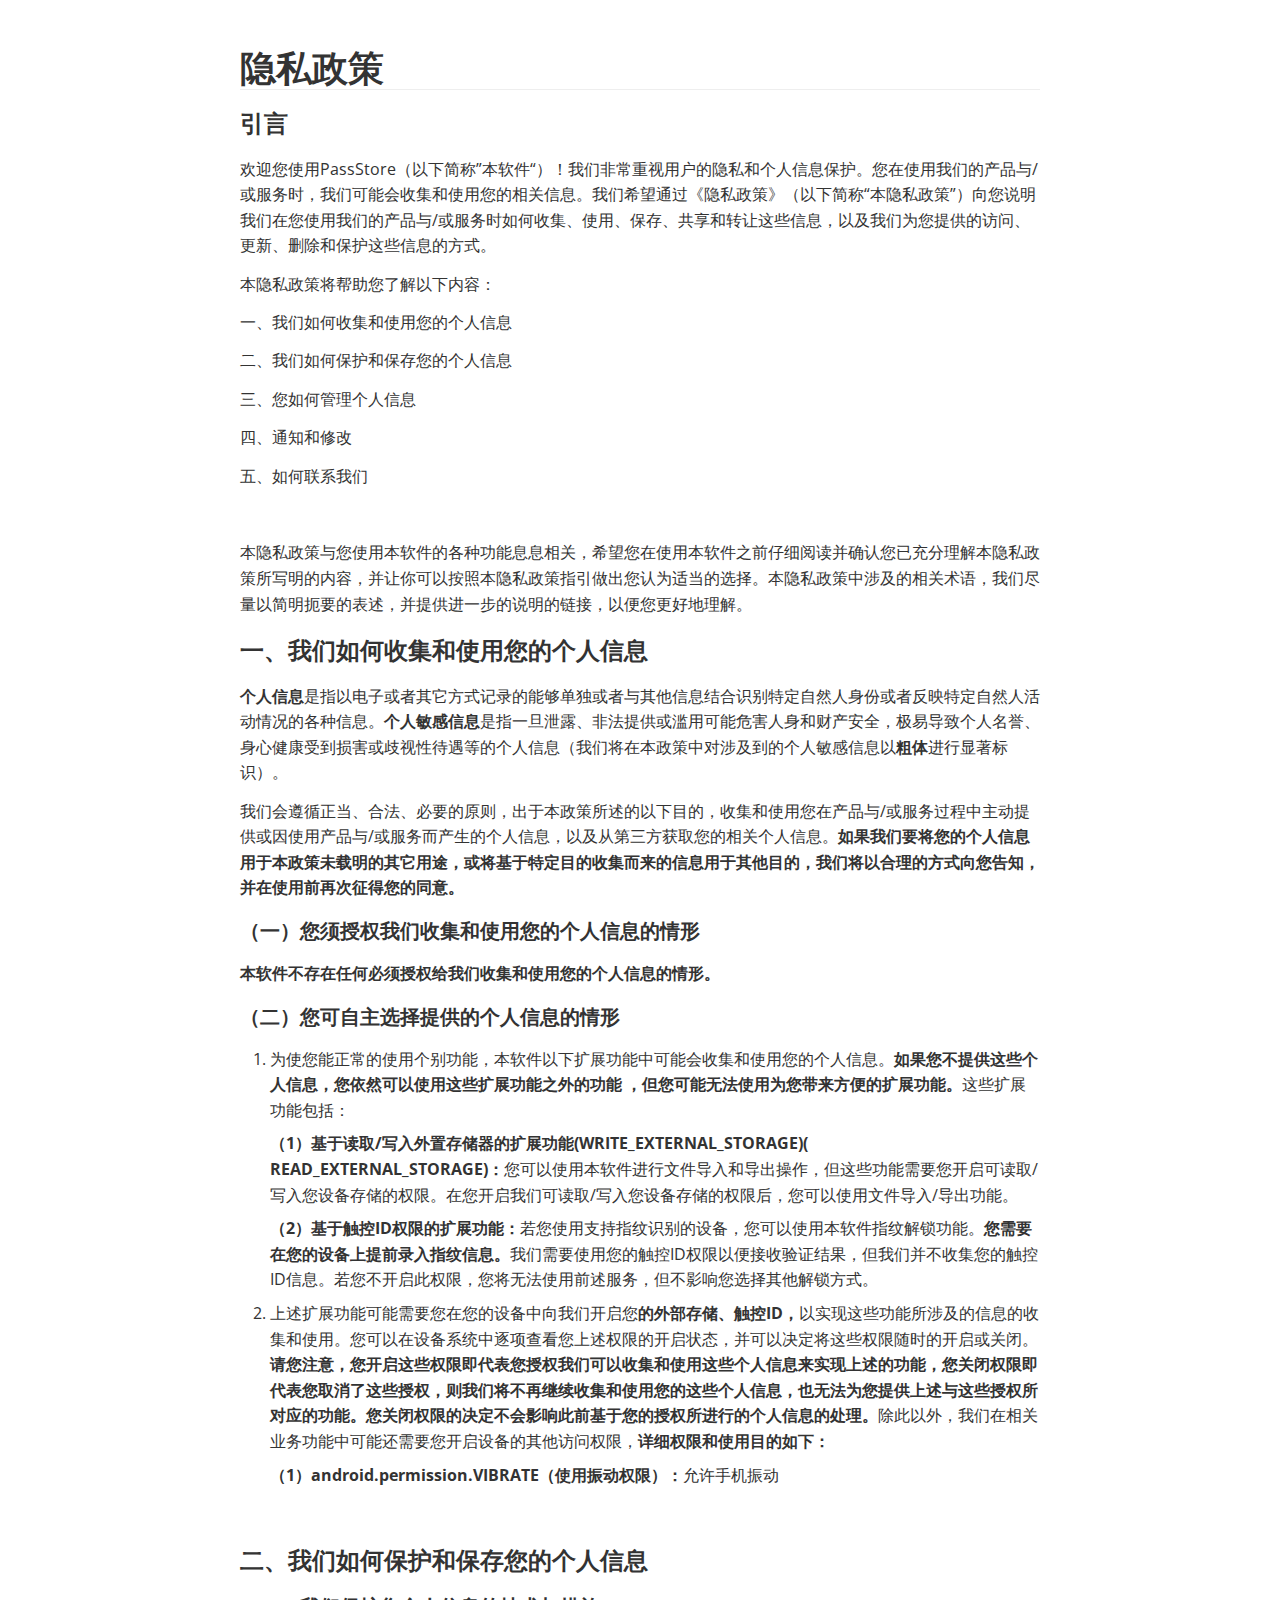
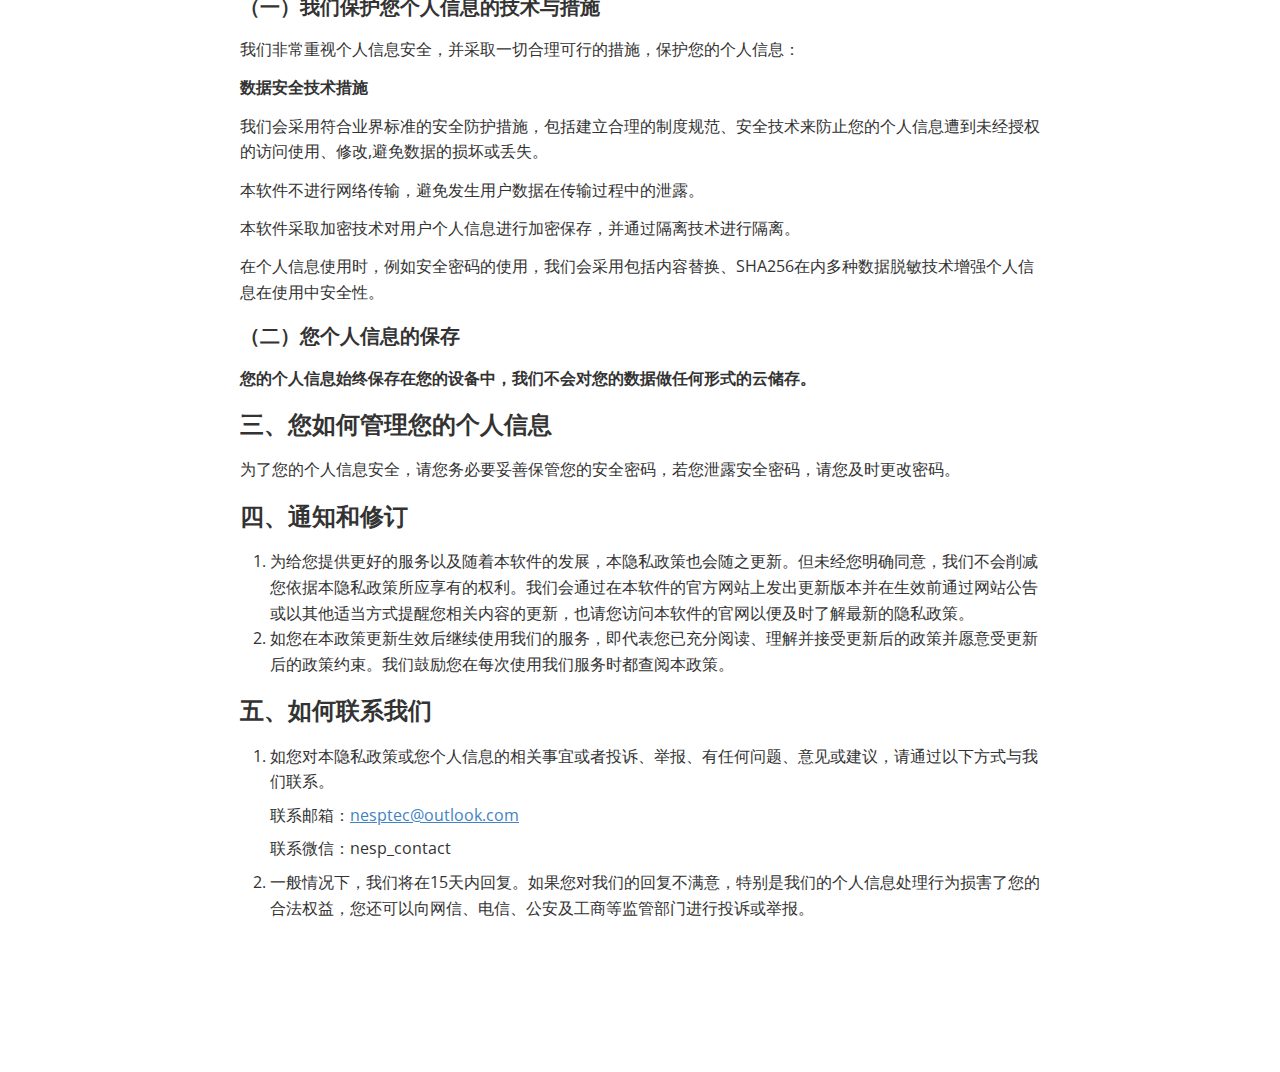
<file: privacy_policy.html>
<!doctype html>
<html>
<head>
<meta charset='UTF-8'><meta name='viewport' content='width=device-width initial-scale=1'>

<link href='https://fonts.loli.net/css?family=Open+Sans:400italic,700italic,700,400&subset=latin,latin-ext' rel='stylesheet' type='text/css' /><style type='text/css'>html {overflow-x: initial !important;}:root { --bg-color:#ffffff; --text-color:#333333; --select-text-bg-color:#B5D6FC; --select-text-font-color:auto; --monospace:"Lucida Console",Consolas,"Courier",monospace; --title-bar-height:20px; }
.mac-os-11 { --title-bar-height:28px; }
html { font-size: 14px; background-color: var(--bg-color); color: var(--text-color); font-family: "Helvetica Neue", Helvetica, Arial, sans-serif; -webkit-font-smoothing: antialiased; }
body { margin: 0px; padding: 0px; height: auto; inset: 0px; font-size: 1rem; line-height: 1.42857; overflow-x: hidden; background: inherit; tab-size: 4; }
iframe { margin: auto; }
a.url { word-break: break-all; }
a:active, a:hover { outline: 0px; }
.in-text-selection, ::selection { text-shadow: none; background: var(--select-text-bg-color); color: var(--select-text-font-color); }
#write { margin: 0px auto; height: auto; width: inherit; word-break: normal; overflow-wrap: break-word; position: relative; white-space: normal; overflow-x: visible; padding-top: 36px; }
#write.first-line-indent p { text-indent: 2em; }
#write.first-line-indent li p, #write.first-line-indent p * { text-indent: 0px; }
#write.first-line-indent li { margin-left: 2em; }
.for-image #write { padding-left: 8px; padding-right: 8px; }
body.typora-export { padding-left: 30px; padding-right: 30px; }
.typora-export .footnote-line, .typora-export li, .typora-export p { white-space: pre-wrap; }
.typora-export .task-list-item input { pointer-events: none; }
@media screen and (max-width: 500px) {
  body.typora-export { padding-left: 0px; padding-right: 0px; }
  #write { padding-left: 20px; padding-right: 20px; }
  .CodeMirror-sizer { margin-left: 0px !important; }
  .CodeMirror-gutters { display: none !important; }
}
#write li > figure:last-child { margin-bottom: 0.5rem; }
#write ol, #write ul { position: relative; }
img { max-width: 100%; vertical-align: middle; image-orientation: from-image; }
button, input, select, textarea { color: inherit; font: inherit; }
input[type="checkbox"], input[type="radio"] { line-height: normal; padding: 0px; }
*, ::after, ::before { box-sizing: border-box; }
#write h1, #write h2, #write h3, #write h4, #write h5, #write h6, #write p, #write pre { width: inherit; }
#write h1, #write h2, #write h3, #write h4, #write h5, #write h6, #write p { position: relative; }
p { line-height: inherit; }
h1, h2, h3, h4, h5, h6 { break-after: avoid-page; break-inside: avoid; orphans: 4; }
p { orphans: 4; }
h1 { font-size: 2rem; }
h2 { font-size: 1.8rem; }
h3 { font-size: 1.6rem; }
h4 { font-size: 1.4rem; }
h5 { font-size: 1.2rem; }
h6 { font-size: 1rem; }
.md-math-block, .md-rawblock, h1, h2, h3, h4, h5, h6, p { margin-top: 1rem; margin-bottom: 1rem; }
.hidden { display: none; }
.md-blockmeta { color: rgb(204, 204, 204); font-weight: 700; font-style: italic; }
a { cursor: pointer; }
sup.md-footnote { padding: 2px 4px; background-color: rgba(238, 238, 238, 0.7); color: rgb(85, 85, 85); border-radius: 4px; cursor: pointer; }
sup.md-footnote a, sup.md-footnote a:hover { color: inherit; text-transform: inherit; text-decoration: inherit; }
#write input[type="checkbox"] { cursor: pointer; width: inherit; height: inherit; }
figure { overflow-x: auto; margin: 1.2em 0px; max-width: calc(100% + 16px); padding: 0px; }
figure > table { margin: 0px; }
tr { break-inside: avoid; break-after: auto; }
thead { display: table-header-group; }
table { border-collapse: collapse; border-spacing: 0px; width: 100%; overflow: auto; break-inside: auto; text-align: left; }
table.md-table td { min-width: 32px; }
.CodeMirror-gutters { border-right: 0px; background-color: inherit; }
.CodeMirror-linenumber { user-select: none; }
.CodeMirror { text-align: left; }
.CodeMirror-placeholder { opacity: 0.3; }
.CodeMirror pre { padding: 0px 4px; }
.CodeMirror-lines { padding: 0px; }
div.hr:focus { cursor: none; }
#write pre { white-space: pre-wrap; }
#write.fences-no-line-wrapping pre { white-space: pre; }
#write pre.ty-contain-cm { white-space: normal; }
.CodeMirror-gutters { margin-right: 4px; }
.md-fences { font-size: 0.9rem; display: block; break-inside: avoid; text-align: left; overflow: visible; white-space: pre; background: inherit; position: relative !important; }
.md-fences-adv-panel { width: 100%; margin-top: 10px; text-align: center; padding-top: 0px; padding-bottom: 8px; overflow-x: auto; }
#write .md-fences.mock-cm { white-space: pre-wrap; }
.md-fences.md-fences-with-lineno { padding-left: 0px; }
#write.fences-no-line-wrapping .md-fences.mock-cm { white-space: pre; overflow-x: auto; }
.md-fences.mock-cm.md-fences-with-lineno { padding-left: 8px; }
.CodeMirror-line, twitterwidget { break-inside: avoid; }
.footnotes { opacity: 0.8; font-size: 0.9rem; margin-top: 1em; margin-bottom: 1em; }
.footnotes + .footnotes { margin-top: 0px; }
.md-reset { margin: 0px; padding: 0px; border: 0px; outline: 0px; vertical-align: top; background: 0px 0px; text-decoration: none; text-shadow: none; float: none; position: static; width: auto; height: auto; white-space: nowrap; cursor: inherit; -webkit-tap-highlight-color: transparent; line-height: normal; font-weight: 400; text-align: left; box-sizing: content-box; direction: ltr; }
li div { padding-top: 0px; }
blockquote { margin: 1rem 0px; }
li .mathjax-block, li p { margin: 0.5rem 0px; }
li blockquote { margin: 1rem 0px; }
li { margin: 0px; position: relative; }
blockquote > :last-child { margin-bottom: 0px; }
blockquote > :first-child, li > :first-child { margin-top: 0px; }
.footnotes-area { color: rgb(136, 136, 136); margin-top: 0.714rem; padding-bottom: 0.143rem; white-space: normal; }
#write .footnote-line { white-space: pre-wrap; }
@media print {
  body, html { border: 1px solid transparent; height: 99%; break-after: avoid; break-before: avoid; font-variant-ligatures: no-common-ligatures; }
  #write { margin-top: 0px; padding-top: 0px; border-color: transparent !important; }
  .typora-export * { -webkit-print-color-adjust: exact; }
  .typora-export #write { break-after: avoid; }
  .typora-export #write::after { height: 0px; }
  .is-mac table { break-inside: avoid; }
  .typora-export-show-outline .typora-export-sidebar { display: none; }
}
.footnote-line { margin-top: 0.714em; font-size: 0.7em; }
a img, img a { cursor: pointer; }
pre.md-meta-block { font-size: 0.8rem; min-height: 0.8rem; white-space: pre-wrap; background: rgb(204, 204, 204); display: block; overflow-x: hidden; }
p > .md-image:only-child:not(.md-img-error) img, p > img:only-child { display: block; margin: auto; }
#write.first-line-indent p > .md-image:only-child:not(.md-img-error) img { left: -2em; position: relative; }
p > .md-image:only-child { display: inline-block; width: 100%; }
#write .MathJax_Display { margin: 0.8em 0px 0px; }
.md-math-block { width: 100%; }
.md-math-block:not(:empty)::after { display: none; }
.MathJax_ref { fill: currentcolor; }
[contenteditable="true"]:active, [contenteditable="true"]:focus, [contenteditable="false"]:active, [contenteditable="false"]:focus { outline: 0px; box-shadow: none; }
.md-task-list-item { position: relative; list-style-type: none; }
.task-list-item.md-task-list-item { padding-left: 0px; }
.md-task-list-item > input { position: absolute; top: 0px; left: 0px; margin-left: -1.2em; margin-top: calc(1em - 10px); border: none; }
.math { font-size: 1rem; }
.md-toc { min-height: 3.58rem; position: relative; font-size: 0.9rem; border-radius: 10px; }
.md-toc-content { position: relative; margin-left: 0px; }
.md-toc-content::after, .md-toc::after { display: none; }
.md-toc-item { display: block; color: rgb(65, 131, 196); }
.md-toc-item a { text-decoration: none; }
.md-toc-inner:hover { text-decoration: underline; }
.md-toc-inner { display: inline-block; cursor: pointer; }
.md-toc-h1 .md-toc-inner { margin-left: 0px; font-weight: 700; }
.md-toc-h2 .md-toc-inner { margin-left: 2em; }
.md-toc-h3 .md-toc-inner { margin-left: 4em; }
.md-toc-h4 .md-toc-inner { margin-left: 6em; }
.md-toc-h5 .md-toc-inner { margin-left: 8em; }
.md-toc-h6 .md-toc-inner { margin-left: 10em; }
@media screen and (max-width: 48em) {
  .md-toc-h3 .md-toc-inner { margin-left: 3.5em; }
  .md-toc-h4 .md-toc-inner { margin-left: 5em; }
  .md-toc-h5 .md-toc-inner { margin-left: 6.5em; }
  .md-toc-h6 .md-toc-inner { margin-left: 8em; }
}
a.md-toc-inner { font-size: inherit; font-style: inherit; font-weight: inherit; line-height: inherit; }
.footnote-line a:not(.reversefootnote) { color: inherit; }
.md-attr { display: none; }
.md-fn-count::after { content: "."; }
code, pre, samp, tt { font-family: var(--monospace); }
kbd { margin: 0px 0.1em; padding: 0.1em 0.6em; font-size: 0.8em; color: rgb(36, 39, 41); background: rgb(255, 255, 255); border: 1px solid rgb(173, 179, 185); border-radius: 3px; box-shadow: rgba(12, 13, 14, 0.2) 0px 1px 0px, rgb(255, 255, 255) 0px 0px 0px 2px inset; white-space: nowrap; vertical-align: middle; }
.md-comment { color: rgb(162, 127, 3); opacity: 0.8; font-family: var(--monospace); }
code { text-align: left; vertical-align: initial; }
a.md-print-anchor { white-space: pre !important; border-width: initial !important; border-style: none !important; border-color: initial !important; display: inline-block !important; position: absolute !important; width: 1px !important; right: 0px !important; outline: 0px !important; background: 0px 0px !important; text-decoration: initial !important; text-shadow: initial !important; }
.os-windows.monocolor-emoji .md-emoji { font-family: "Segoe UI Symbol", sans-serif; }
.md-diagram-panel > svg { max-width: 100%; }
[lang="flow"] svg, [lang="mermaid"] svg { max-width: 100%; height: auto; }
[lang="mermaid"] .node text { font-size: 1rem; }
table tr th { border-bottom: 0px; }
video { max-width: 100%; display: block; margin: 0px auto; }
iframe { max-width: 100%; width: 100%; border: none; }
.highlight td, .highlight tr { border: 0px; }
mark { background: rgb(255, 255, 0); color: rgb(0, 0, 0); }
.md-html-inline .md-plain, .md-html-inline strong, mark .md-inline-math, mark strong { color: inherit; }
.md-expand mark .md-meta { opacity: 0.3 !important; }
mark .md-meta { color: rgb(0, 0, 0); }
@media print {
  .typora-export h1, .typora-export h2, .typora-export h3, .typora-export h4, .typora-export h5, .typora-export h6 { break-inside: avoid; }
}
.md-diagram-panel .messageText { stroke: none !important; }
.md-diagram-panel .start-state { fill: var(--node-fill); }
.md-diagram-panel .edgeLabel rect { opacity: 1 !important; }
.md-require-zoom-fix { height: auto; margin-top: 16px; margin-bottom: 16px; }
.md-require-zoom-fix foreignobject { font-size: var(--mermaid-font-zoom); }
.md-fences.md-fences-math { font-size: 1em; }
.md-fences-advanced:not(.md-focus) { padding: 0px; white-space: nowrap; border: 0px; }
.md-fences-advanced:not(.md-focus) { background: inherit; }
.typora-export-show-outline .typora-export-content { max-width: 1440px; margin: auto; display: flex; flex-direction: row; }
.typora-export-sidebar { width: 300px; font-size: 0.8rem; margin-top: 80px; margin-right: 18px; }
.typora-export-show-outline #write { --webkit-flex:2; flex: 2 1 0%; }
.typora-export-sidebar .outline-content { position: fixed; top: 0px; max-height: 100%; overflow: hidden auto; padding-bottom: 30px; padding-top: 60px; width: 300px; }
@media screen and (max-width: 1024px) {
  .typora-export-sidebar, .typora-export-sidebar .outline-content { width: 240px; }
}
@media screen and (max-width: 800px) {
  .typora-export-sidebar { display: none; }
}
.outline-content li, .outline-content ul { margin-left: 0px; margin-right: 0px; padding-left: 0px; padding-right: 0px; list-style: none; }
.outline-content ul { margin-top: 0px; margin-bottom: 0px; }
.outline-content strong { font-weight: 400; }
.outline-expander { width: 1rem; height: 1.42857rem; position: relative; display: table-cell; vertical-align: middle; cursor: pointer; padding-left: 4px; }
.outline-expander::before { content: ""; position: relative; font-family: Ionicons; display: inline-block; font-size: 8px; vertical-align: middle; }
.outline-item { padding-top: 3px; padding-bottom: 3px; cursor: pointer; }
.outline-expander:hover::before { content: ""; }
.outline-h1 > .outline-item { padding-left: 0px; }
.outline-h2 > .outline-item { padding-left: 1em; }
.outline-h3 > .outline-item { padding-left: 2em; }
.outline-h4 > .outline-item { padding-left: 3em; }
.outline-h5 > .outline-item { padding-left: 4em; }
.outline-h6 > .outline-item { padding-left: 5em; }
.outline-label { cursor: pointer; display: table-cell; vertical-align: middle; text-decoration: none; color: inherit; }
.outline-label:hover { text-decoration: underline; }
.outline-item:hover { border-color: rgb(245, 245, 245); background-color: var(--item-hover-bg-color); }
.outline-item:hover { margin-left: -28px; margin-right: -28px; border-left: 28px solid transparent; border-right: 28px solid transparent; }
.outline-item-single .outline-expander::before, .outline-item-single .outline-expander:hover::before { display: none; }
.outline-item-open > .outline-item > .outline-expander::before { content: ""; }
.outline-children { display: none; }
.info-panel-tab-wrapper { display: none; }
.outline-item-open > .outline-children { display: block; }
.typora-export .outline-item { padding-top: 1px; padding-bottom: 1px; }
.typora-export .outline-item:hover { margin-right: -8px; border-right: 8px solid transparent; }
.typora-export .outline-expander::before { content: "+"; font-family: inherit; top: -1px; }
.typora-export .outline-expander:hover::before, .typora-export .outline-item-open > .outline-item > .outline-expander::before { content: "−"; }
.typora-export-collapse-outline .outline-children { display: none; }
.typora-export-collapse-outline .outline-item-open > .outline-children, .typora-export-no-collapse-outline .outline-children { display: block; }
.typora-export-no-collapse-outline .outline-expander::before { content: "" !important; }
.typora-export-show-outline .outline-item-active > .outline-item .outline-label { font-weight: 700; }
.md-inline-math-container mjx-container { zoom: 0.95; }


:root {
    --side-bar-bg-color: #fafafa;
    --control-text-color: #777;
}

@include-when-export url(https://fonts.loli.net/css?family=Open+Sans:400italic,700italic,700,400&subset=latin,latin-ext);

/* open-sans-regular - latin-ext_latin */
  /* open-sans-italic - latin-ext_latin */
    /* open-sans-700 - latin-ext_latin */
    /* open-sans-700italic - latin-ext_latin */
  html {
    font-size: 16px;
    -webkit-font-smoothing: antialiased;
}

body {
    font-family: "Open Sans","Clear Sans", "Helvetica Neue", Helvetica, Arial, 'Segoe UI Emoji', sans-serif;
    color: rgb(51, 51, 51);
    line-height: 1.6;
}

#write {
    max-width: 860px;
  	margin: 0 auto;
  	padding: 30px;
    padding-bottom: 100px;
}

@media only screen and (min-width: 1400px) {
	#write {
		max-width: 1024px;
	}
}

@media only screen and (min-width: 1800px) {
	#write {
		max-width: 1200px;
	}
}

#write > ul:first-child,
#write > ol:first-child{
    margin-top: 30px;
}

a {
    color: #4183C4;
}
h1,
h2,
h3,
h4,
h5,
h6 {
    position: relative;
    margin-top: 1rem;
    margin-bottom: 1rem;
    font-weight: bold;
    line-height: 1.4;
    cursor: text;
}
h1:hover a.anchor,
h2:hover a.anchor,
h3:hover a.anchor,
h4:hover a.anchor,
h5:hover a.anchor,
h6:hover a.anchor {
    text-decoration: none;
}
h1 tt,
h1 code {
    font-size: inherit;
}
h2 tt,
h2 code {
    font-size: inherit;
}
h3 tt,
h3 code {
    font-size: inherit;
}
h4 tt,
h4 code {
    font-size: inherit;
}
h5 tt,
h5 code {
    font-size: inherit;
}
h6 tt,
h6 code {
    font-size: inherit;
}
h1 {
    font-size: 2.25em;
    line-height: 1.2;
    border-bottom: 1px solid #eee;
}
h2 {
    font-size: 1.75em;
    line-height: 1.225;
    border-bottom: 1px solid #eee;
}

/*@media print {
    .typora-export h1,
    .typora-export h2 {
        border-bottom: none;
        padding-bottom: initial;
    }

    .typora-export h1::after,
    .typora-export h2::after {
        content: "";
        display: block;
        height: 100px;
        margin-top: -96px;
        border-top: 1px solid #eee;
    }
}*/

h3 {
    font-size: 1.5em;
    line-height: 1.43;
}
h4 {
    font-size: 1.25em;
}
h5 {
    font-size: 1em;
}
h6 {
   font-size: 1em;
    color: #777;
}
p,
blockquote,
ul,
ol,
dl,
table{
    margin: 0.8em 0;
}
li>ol,
li>ul {
    margin: 0 0;
}
hr {
    height: 2px;
    padding: 0;
    margin: 16px 0;
    background-color: #e7e7e7;
    border: 0 none;
    overflow: hidden;
    box-sizing: content-box;
}

li p.first {
    display: inline-block;
}
ul,
ol {
    padding-left: 30px;
}
ul:first-child,
ol:first-child {
    margin-top: 0;
}
ul:last-child,
ol:last-child {
    margin-bottom: 0;
}
blockquote {
    border-left: 4px solid #dfe2e5;
    padding: 0 15px;
    color: #777777;
}
blockquote blockquote {
    padding-right: 0;
}
table {
    padding: 0;
    word-break: initial;
}
table tr {
    border: 1px solid #dfe2e5;
    margin: 0;
    padding: 0;
}
table tr:nth-child(2n),
thead {
    background-color: #f8f8f8;
}
table th {
    font-weight: bold;
    border: 1px solid #dfe2e5;
    border-bottom: 0;
    margin: 0;
    padding: 6px 13px;
}
table td {
    border: 1px solid #dfe2e5;
    margin: 0;
    padding: 6px 13px;
}
table th:first-child,
table td:first-child {
    margin-top: 0;
}
table th:last-child,
table td:last-child {
    margin-bottom: 0;
}

.CodeMirror-lines {
    padding-left: 4px;
}

.code-tooltip {
    box-shadow: 0 1px 1px 0 rgba(0,28,36,.3);
    border-top: 1px solid #eef2f2;
}

.md-fences,
code,
tt {
    border: 1px solid #e7eaed;
    background-color: #f8f8f8;
    border-radius: 3px;
    padding: 0;
    padding: 2px 4px 0px 4px;
    font-size: 0.9em;
}

code {
    background-color: #f3f4f4;
    padding: 0 2px 0 2px;
}

.md-fences {
    margin-bottom: 15px;
    margin-top: 15px;
    padding-top: 8px;
    padding-bottom: 6px;
}


.md-task-list-item > input {
  margin-left: -1.3em;
}

@media print {
    html {
        font-size: 13px;
    }
    table,
    pre {
        page-break-inside: avoid;
    }
    pre {
        word-wrap: break-word;
    }
}

.md-fences {
	background-color: #f8f8f8;
}
#write pre.md-meta-block {
	padding: 1rem;
    font-size: 85%;
    line-height: 1.45;
    background-color: #f7f7f7;
    border: 0;
    border-radius: 3px;
    color: #777777;
    margin-top: 0 !important;
}

.mathjax-block>.code-tooltip {
	bottom: .375rem;
}

.md-mathjax-midline {
    background: #fafafa;
}

#write>h3.md-focus:before{
	left: -1.5625rem;
	top: .375rem;
}
#write>h4.md-focus:before{
	left: -1.5625rem;
	top: .285714286rem;
}
#write>h5.md-focus:before{
	left: -1.5625rem;
	top: .285714286rem;
}
#write>h6.md-focus:before{
	left: -1.5625rem;
	top: .285714286rem;
}
.md-image>.md-meta {
    /*border: 1px solid #ddd;*/
    border-radius: 3px;
    padding: 2px 0px 0px 4px;
    font-size: 0.9em;
    color: inherit;
}

.md-tag {
    color: #a7a7a7;
    opacity: 1;
}

.md-toc { 
    margin-top:20px;
    padding-bottom:20px;
}

.sidebar-tabs {
    border-bottom: none;
}

#typora-quick-open {
    border: 1px solid #ddd;
    background-color: #f8f8f8;
}

#typora-quick-open-item {
    background-color: #FAFAFA;
    border-color: #FEFEFE #e5e5e5 #e5e5e5 #eee;
    border-style: solid;
    border-width: 1px;
}

/** focus mode */
.on-focus-mode blockquote {
    border-left-color: rgba(85, 85, 85, 0.12);
}

header, .context-menu, .megamenu-content, footer{
    font-family: "Segoe UI", "Arial", sans-serif;
}

.file-node-content:hover .file-node-icon,
.file-node-content:hover .file-node-open-state{
    visibility: visible;
}

.mac-seamless-mode #typora-sidebar {
    background-color: #fafafa;
    background-color: var(--side-bar-bg-color);
}

.md-lang {
    color: #b4654d;
}

/*.html-for-mac {
    --item-hover-bg-color: #E6F0FE;
}*/

#md-notification .btn {
    border: 0;
}

.dropdown-menu .divider {
    border-color: #e5e5e5;
    opacity: 0.4;
}

.ty-preferences .window-content {
    background-color: #fafafa;
}

.ty-preferences .nav-group-item.active {
    color: white;
    background: #999;
}

.menu-item-container a.menu-style-btn {
    background-color: #f5f8fa;
    background-image: linear-gradient( 180deg , hsla(0, 0%, 100%, 0.8), hsla(0, 0%, 100%, 0)); 
}



mjx-container[jax="SVG"] {
  direction: ltr;
}

mjx-container[jax="SVG"] > svg {
  overflow: visible;
  min-height: 1px;
  min-width: 1px;
}

mjx-container[jax="SVG"] > svg a {
  fill: blue;
  stroke: blue;
}

mjx-assistive-mml {
  position: absolute !important;
  top: 0px;
  left: 0px;
  clip: rect(1px, 1px, 1px, 1px);
  padding: 1px 0px 0px 0px !important;
  border: 0px !important;
  display: block !important;
  width: auto !important;
  overflow: hidden !important;
  -webkit-touch-callout: none;
  -webkit-user-select: none;
  -khtml-user-select: none;
  -moz-user-select: none;
  -ms-user-select: none;
  user-select: none;
}

mjx-assistive-mml[display="block"] {
  width: 100% !important;
}

mjx-container[jax="SVG"][display="true"] {
  display: block;
  text-align: center;
  margin: 1em 0;
}

mjx-container[jax="SVG"][display="true"][width="full"] {
  display: flex;
}

mjx-container[jax="SVG"][justify="left"] {
  text-align: left;
}

mjx-container[jax="SVG"][justify="right"] {
  text-align: right;
}

g[data-mml-node="merror"] > g {
  fill: red;
  stroke: red;
}

g[data-mml-node="merror"] > rect[data-background] {
  fill: yellow;
  stroke: none;
}

g[data-mml-node="mtable"] > line[data-line], svg[data-table] > g > line[data-line] {
  stroke-width: 70px;
  fill: none;
}

g[data-mml-node="mtable"] > rect[data-frame], svg[data-table] > g > rect[data-frame] {
  stroke-width: 70px;
  fill: none;
}

g[data-mml-node="mtable"] > .mjx-dashed, svg[data-table] > g > .mjx-dashed {
  stroke-dasharray: 140;
}

g[data-mml-node="mtable"] > .mjx-dotted, svg[data-table] > g > .mjx-dotted {
  stroke-linecap: round;
  stroke-dasharray: 0,140;
}

g[data-mml-node="mtable"] > g > svg {
  overflow: visible;
}

[jax="SVG"] mjx-tool {
  display: inline-block;
  position: relative;
  width: 0;
  height: 0;
}

[jax="SVG"] mjx-tool > mjx-tip {
  position: absolute;
  top: 0;
  left: 0;
}

mjx-tool > mjx-tip {
  display: inline-block;
  padding: .2em;
  border: 1px solid #888;
  font-size: 70%;
  background-color: #F8F8F8;
  color: black;
  box-shadow: 2px 2px 5px #AAAAAA;
}

g[data-mml-node="maction"][data-toggle] {
  cursor: pointer;
}

mjx-status {
  display: block;
  position: fixed;
  left: 1em;
  bottom: 1em;
  min-width: 25%;
  padding: .2em .4em;
  border: 1px solid #888;
  font-size: 90%;
  background-color: #F8F8F8;
  color: black;
}

foreignObject[data-mjx-xml] {
  font-family: initial;
  line-height: normal;
  overflow: visible;
}

mjx-container[jax="SVG"] path[data-c], mjx-container[jax="SVG"] use[data-c] {
  stroke-width: 3;
}

g[data-mml-node="xypic"] path {
  stroke-width: inherit;
}

.MathJax g[data-mml-node="xypic"] path {
  stroke-width: inherit;
}
 :root {--mermaid-font-zoom:1.5em ;} 
</style><title>隐私政策</title>
</head>
<body class='typora-export os-windows'><div class='typora-export-content'>
<div id='write'  class=''><h1 id='隐私政策'><span>隐私政策</span></h1><h3 id='引言'><span>引言</span></h3><p><span>欢迎您使用PassStore（以下简称”本软件“）！我们非常重视用户的隐私和个人信息保护。您在使用我们的产品与/或服务时，我们可能会收集和使用您的相关信息。我们希望通过《隐私政策》（以下简称“本隐私政策”）向您说明我们在您使用我们的产品与/或服务时如何收集、使用、保存、共享和转让这些信息，以及我们为您提供的访问、更新、删除和保护这些信息的方式。</span></p><p><span>本隐私政策将帮助您了解以下内容：</span></p><p><span>一、我们如何收集和使用您的个人信息</span></p><p><span>二、我们如何保护和保存您的个人信息</span></p><p><span>三、您如何管理个人信息</span></p><p><span>四、通知和修改</span></p><p><span>五、如何联系我们</span></p><p>&nbsp;</p><p><span>本隐私政策与您使用本软件的各种功能息息相关，希望您在使用本软件之前仔细阅读并确认您已充分理解本隐私政策所写明的内容，并让你可以按照本隐私政策指引做出您认为适当的选择。本隐私政策中涉及的相关术语，我们尽量以简明扼要的表述，并提供进一步的说明的链接，以便您更好地理解。</span></p><h3 id='一我们如何收集和使用您的个人信息'><span>一、我们如何收集和使用您的个人信息</span></h3><p><strong><span>个人信息</span></strong><span>是指以电子或者其它方式记录的能够单独或者与其他信息结合识别特定自然人身份或者反映特定自然人活动情况的各种信息。</span><strong><span>个人敏感信息</span></strong><span>是指一旦泄露、非法提供或滥用可能危害人身和财产安全，极易导致个人名誉、身心健康受到损害或歧视性待遇等的个人信息（我们将在本政策中对涉及到的个人敏感信息以</span><strong><span>粗体</span></strong><span>进行显著标识）。</span></p><p><span>我们会遵循正当、合法、必要的原则，出于本政策所述的以下目的，收集和使用您在产品与/或服务过程中主动提供或因使用产品与/或服务而产生的个人信息，以及从第三方获取您的相关个人信息。</span><strong><span>如果我们要将您的个人信息用于本政策未载明的其它用途，或将基于特定目的收集而来的信息用于其他目的，我们将以合理的方式向您告知，并在使用前再次征得您的同意。</span></strong></p><h4 id='一）您须授权我们收集和使用您的个人信息的情形'><span>（一）您须授权我们收集和使用您的个人信息的情形</span></h4><p><strong><span>本软件不存在任何必须授权给我们收集和使用您的个人信息的情形。</span></strong></p><h4 id='二）您可自主选择提供的个人信息的情形'><span>（二）您可自主选择提供的个人信息的情形</span></h4><ol start='' ><li><p><span>为使您能正常的使用个别功能，本软件以下扩展功能中可能会收集和使用您的个人信息。</span><strong><span>如果您不提供这些个人信息，您依然可以使用这些扩展功能之外的功能 ，但您可能无法使用为您带来方便的扩展功能。</span></strong><span>这些扩展功能包括：</span></p><p><strong><span>（1）基于读取/写入外置存储器的扩展功能(WRITE_EXTERNAL_STORAGE)( READ_EXTERNAL_STORAGE)：</span></strong><span>您可以使用本软件进行文件导入和导出操作，但这些功能需要您开启可读取/写入您设备存储的权限。在您开启我们可读取/写入您设备存储的权限后，您可以使用文件导入/导出功能。</span></p><p><strong><span>（2）基于触控ID权限的扩展功能：</span></strong><span>若您使用支持指纹识别的设备，您可以使用本软件指纹解锁功能。</span><strong><span>您需要在您的设备上提前录入指纹信息。</span></strong><span>我们需要使用您的触控ID权限以便接收验证结果，但我们并不收集您的触控ID信息。若您不开启此权限，您将无法使用前述服务，但不影响您选择其他解锁方式。</span></p></li><li><p><span>上述扩展功能可能需要您在您的设备中向我们开启您</span><strong><span>的外部存储、触控ID，</span></strong><span>以实现这些功能所涉及的信息的收集和使用。您可以在设备系统中逐项查看您上述权限的开启状态，并可以决定将这些权限随时的开启或关闭。</span><strong><span>请您注意，您开启这些权限即代表您授权我们可以收集和使用这些个人信息来实现上述的功能，您关闭权限即代表您取消了这些授权，则我们将不再继续收集和使用您的这些个人信息，也无法为您提供上述与这些授权所对应的功能。您关闭权限的决定不会影响此前基于您的授权所进行的个人信息的处理。</span></strong><span>除此以外，我们在相关业务功能中可能还需要您开启设备的其他访问权限，</span><strong><span>详细权限和使用目的如下：</span></strong></p><p><strong><span>（1）android.permission.VIBRATE（使用振动权限）：</span></strong><span>允许手机振动</span></p></li></ol><p>&nbsp;</p><h3 id='二我们如何保护和保存您的个人信息'><span>二、我们如何保护和保存您的个人信息</span></h3><h4 id='一）我们保护您个人信息的技术与措施'><span>（一）我们保护您个人信息的技术与措施</span></h4><p><span>我们非常重视个人信息安全，并采取一切合理可行的措施，保护您的个人信息：</span></p><p><strong><span>数据安全技术措施</span></strong></p><p><span>我们会采用符合业界标准的安全防护措施，包括建立合理的制度规范、安全技术来防止您的个人信息遭到未经授权的访问使用、修改,避免数据的损坏或丢失。</span></p><p><span>本软件不进行网络传输，避免发生用户数据在传输过程中的泄露。</span></p><p><span>本软件采取加密技术对用户个人信息进行加密保存，并通过隔离技术进行隔离。</span></p><p><span>在个人信息使用时，例如安全密码的使用，我们会采用包括内容替换、SHA256在内多种数据脱敏技术增强个人信息在使用中安全性。</span></p><h4 id='二）您个人信息的保存'><span>（二）您个人信息的保存</span></h4><p><strong><span>您的个人信息始终保存在您的设备中，我们不会对您的数据做任何形式的云储存。</span></strong></p><h3 id='三您如何管理您的个人信息'><span>三、您如何管理您的个人信息</span></h3><p><span>为了您的个人信息安全，请您务必要妥善保管您的安全密码，若您泄露安全密码，请您及时更改密码。</span></p><h3 id='四通知和修订'><span>四、通知和修订</span></h3><ol start='' ><li><span>为给您提供更好的服务以及随着本软件的发展，本隐私政策也会随之更新。但未经您明确同意，我们不会削减您依据本隐私政策所应享有的权利。我们会通过在本软件的官方网站上发出更新版本并在生效前通过网站公告或以其他适当方式提醒您相关内容的更新，也请您访问本软件的官网以便及时了解最新的隐私政策。</span></li><li><span>如您在本政策更新生效后继续使用我们的服务，即代表您已充分阅读、理解并接受更新后的政策并愿意受更新后的政策约束。我们鼓励您在每次使用我们服务时都查阅本政策。</span></li></ol><h3 id='五如何联系我们'><span>五、如何联系我们</span></h3><ol start='' ><li><p><span>如您对本隐私政策或您个人信息的相关事宜或者投诉、举报、有任何问题、意见或建议，请通过以下方式与我们联系。</span></p><p><span>联系邮箱：</span><a href='mailto:nesptec@outlook.com' target='_blank' class='url'>nesptec@outlook.com</a></p><p><span>联系微信：nesp_contact</span></p></li><li><p><span>一般情况下，我们将在15天内回复。如果您对我们的回复不满意，特别是我们的个人信息处理行为损害了您的合法权益，您还可以向网信、电信、公安及工商等监管部门进行投诉或举报。</span></p></li></ol><p>&nbsp;</p></div></div>
</body>
</html>
</file>
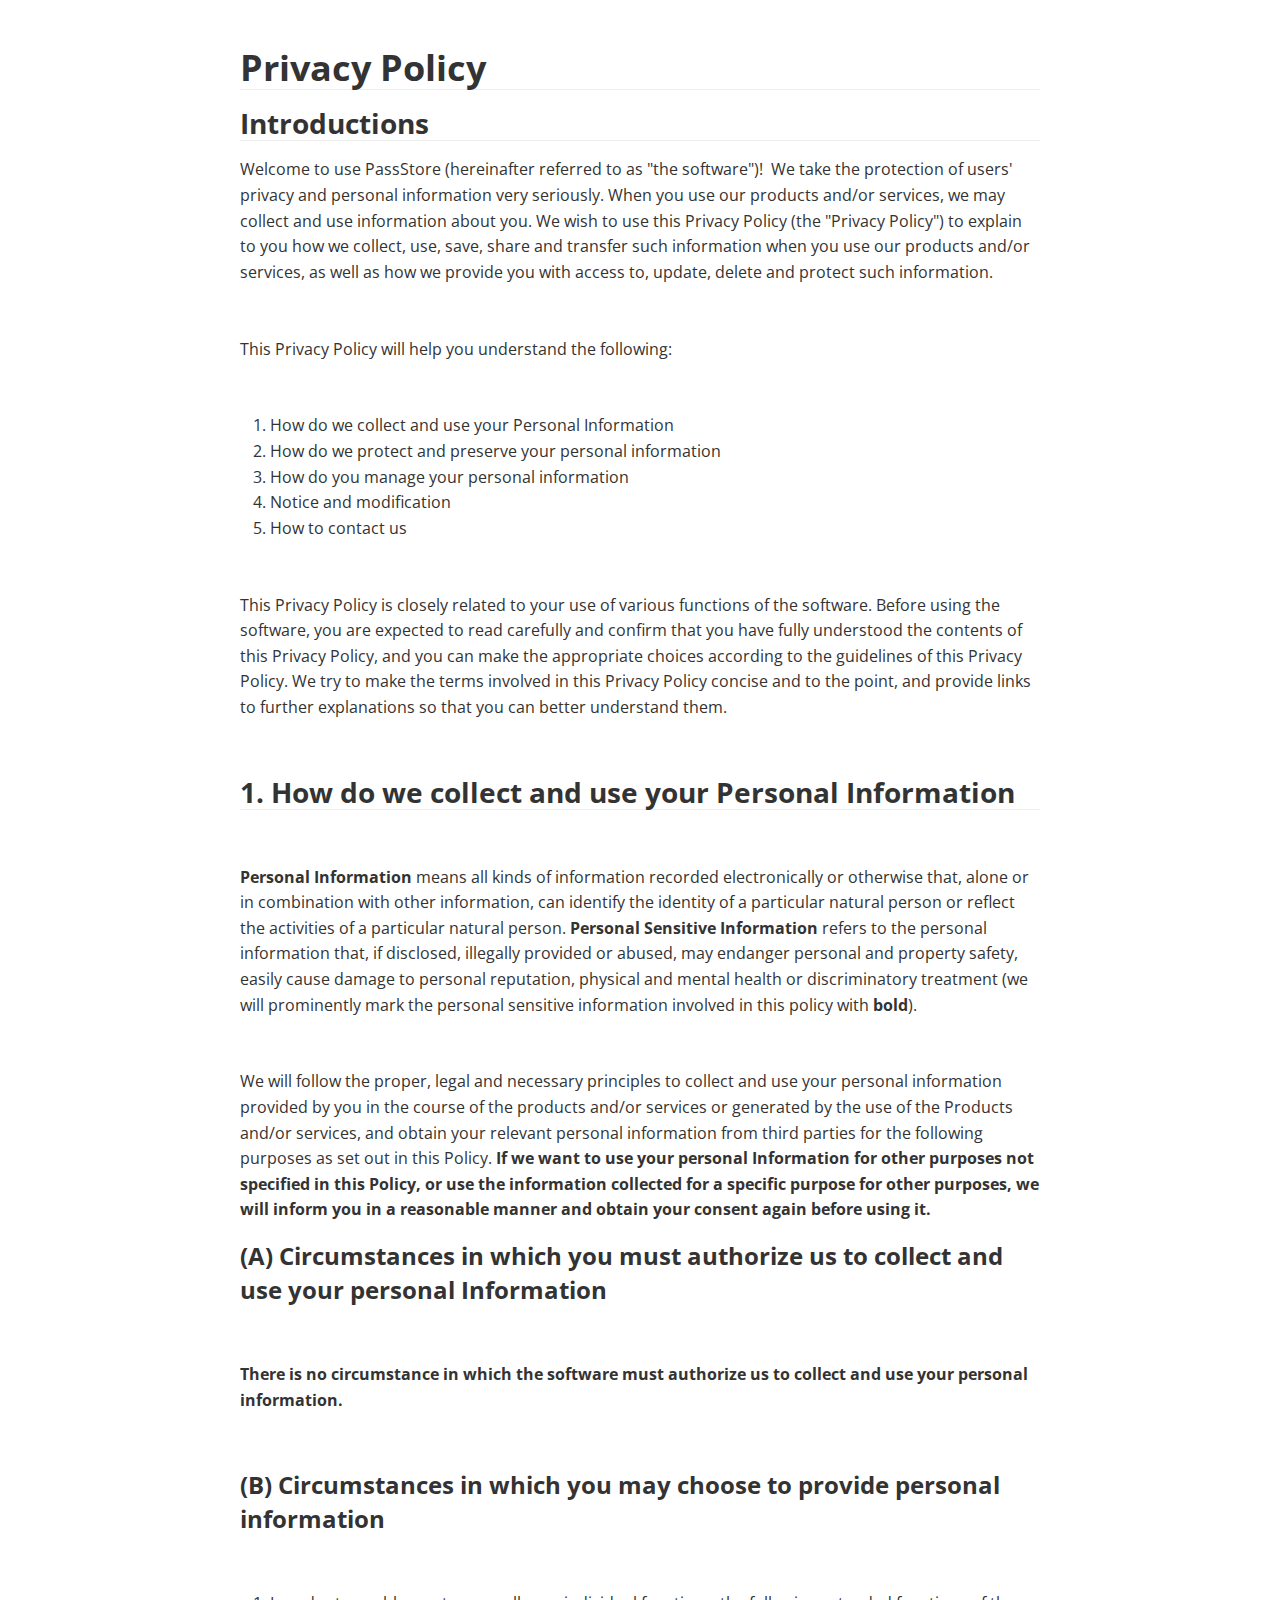
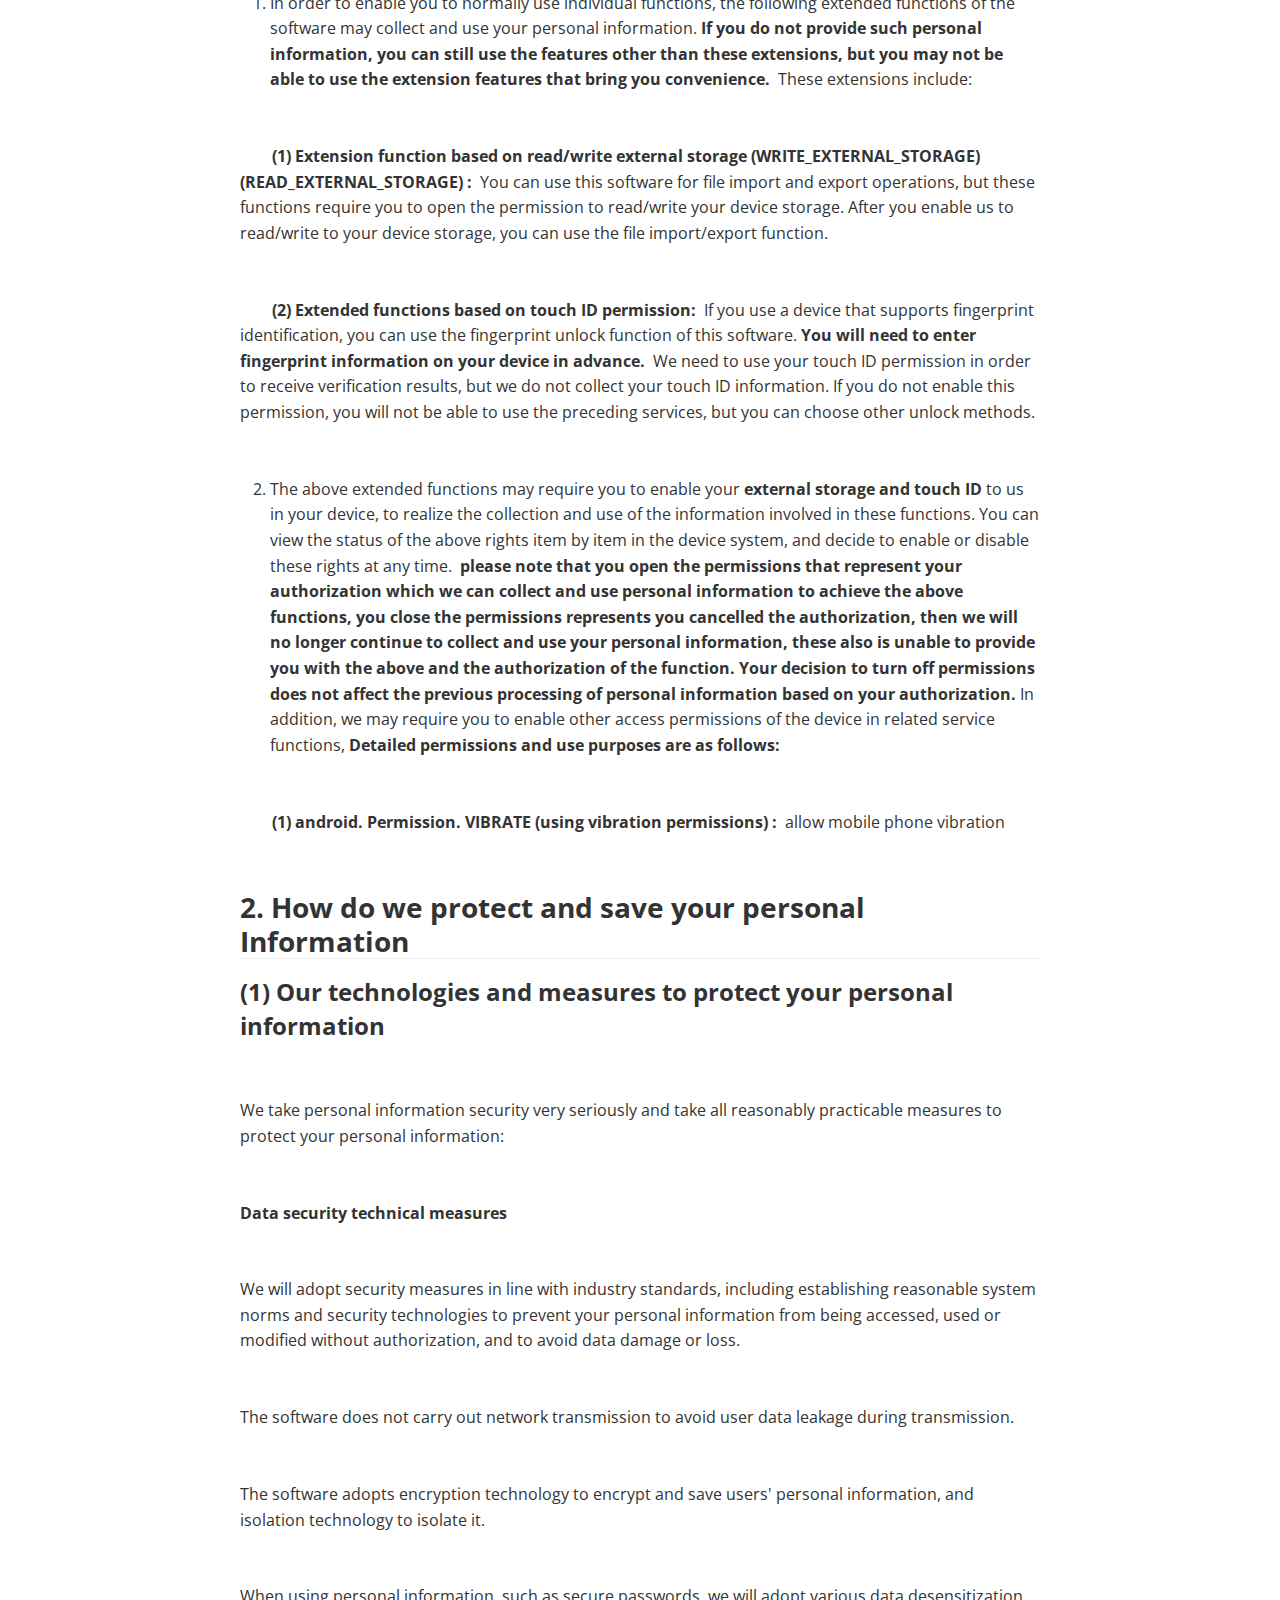
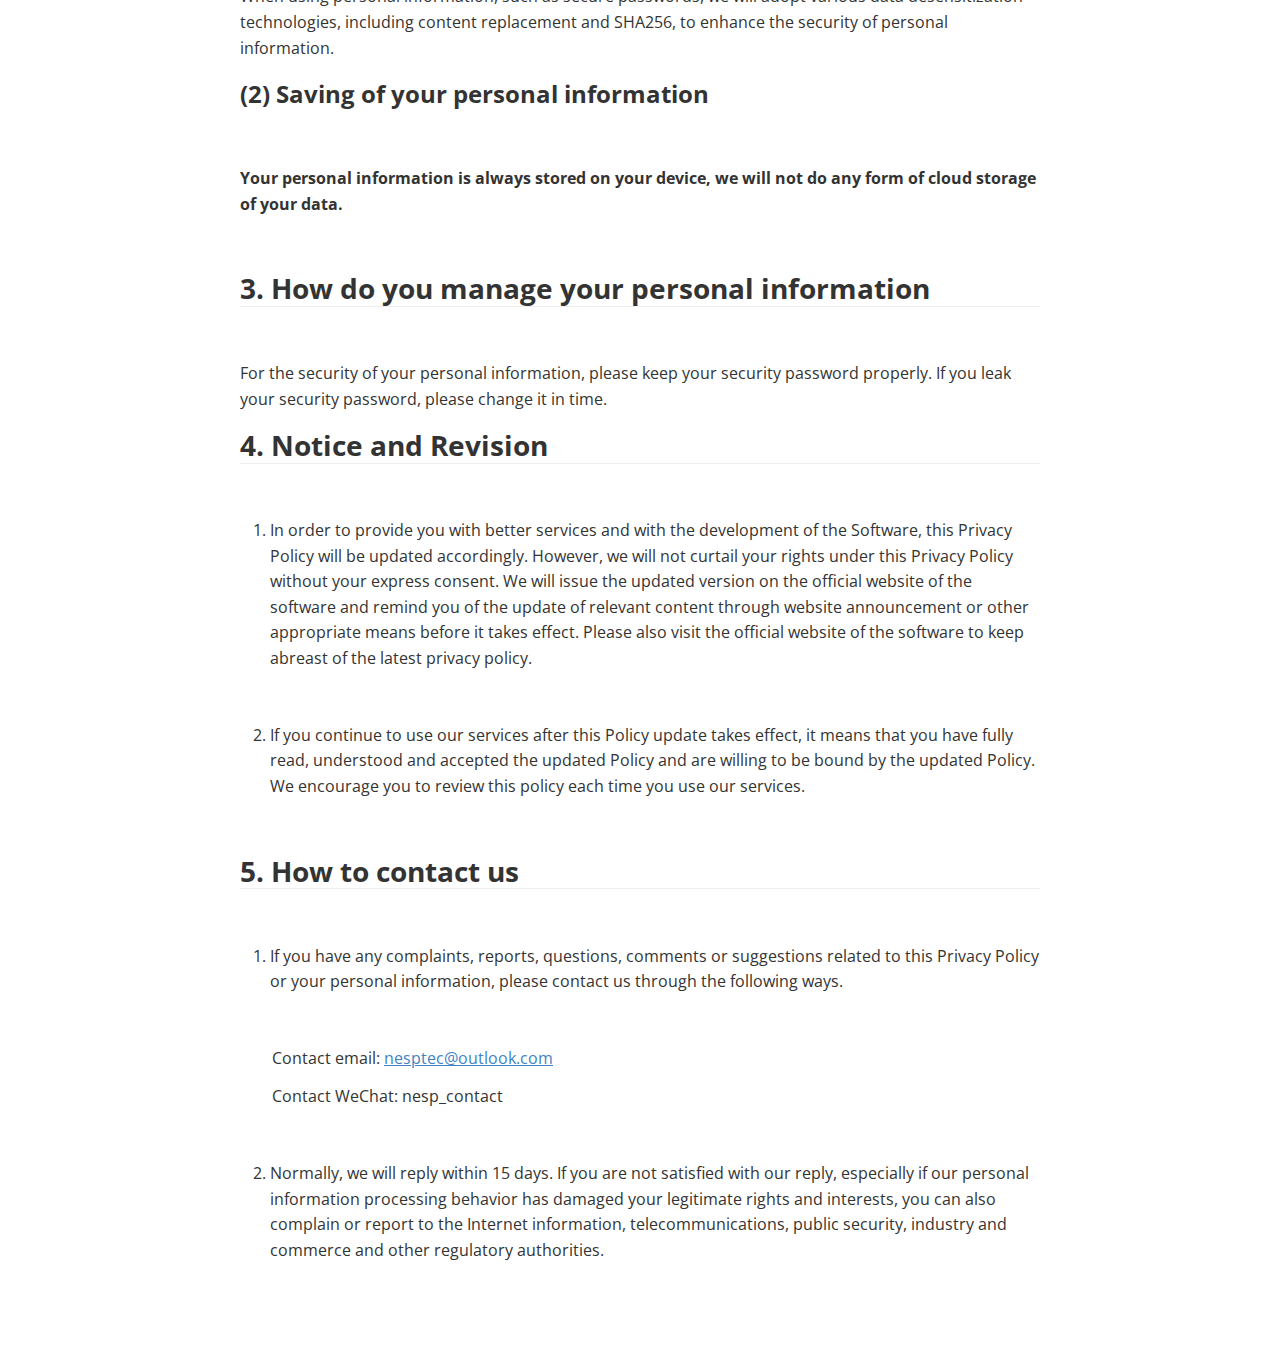
<file: privacy_policy_en.html>
<!doctype html>
<html>
<head>
<meta charset='UTF-8'><meta name='viewport' content='width=device-width initial-scale=1'>

<link href='https://fonts.loli.net/css?family=Open+Sans:400italic,700italic,700,400&subset=latin,latin-ext' rel='stylesheet' type='text/css' /><style type='text/css'>html {overflow-x: initial !important;}:root { --bg-color:#ffffff; --text-color:#333333; --select-text-bg-color:#B5D6FC; --select-text-font-color:auto; --monospace:"Lucida Console",Consolas,"Courier",monospace; --title-bar-height:20px; }
.mac-os-11 { --title-bar-height:28px; }
html { font-size: 14px; background-color: var(--bg-color); color: var(--text-color); font-family: "Helvetica Neue", Helvetica, Arial, sans-serif; -webkit-font-smoothing: antialiased; }
body { margin: 0px; padding: 0px; height: auto; inset: 0px; font-size: 1rem; line-height: 1.42857; overflow-x: hidden; background: inherit; tab-size: 4; }
iframe { margin: auto; }
a.url { word-break: break-all; }
a:active, a:hover { outline: 0px; }
.in-text-selection, ::selection { text-shadow: none; background: var(--select-text-bg-color); color: var(--select-text-font-color); }
#write { margin: 0px auto; height: auto; width: inherit; word-break: normal; overflow-wrap: break-word; position: relative; white-space: normal; overflow-x: visible; padding-top: 36px; }
#write.first-line-indent p { text-indent: 2em; }
#write.first-line-indent li p, #write.first-line-indent p * { text-indent: 0px; }
#write.first-line-indent li { margin-left: 2em; }
.for-image #write { padding-left: 8px; padding-right: 8px; }
body.typora-export { padding-left: 30px; padding-right: 30px; }
.typora-export .footnote-line, .typora-export li, .typora-export p { white-space: pre-wrap; }
.typora-export .task-list-item input { pointer-events: none; }
@media screen and (max-width: 500px) {
  body.typora-export { padding-left: 0px; padding-right: 0px; }
  #write { padding-left: 20px; padding-right: 20px; }
  .CodeMirror-sizer { margin-left: 0px !important; }
  .CodeMirror-gutters { display: none !important; }
}
#write li > figure:last-child { margin-bottom: 0.5rem; }
#write ol, #write ul { position: relative; }
img { max-width: 100%; vertical-align: middle; image-orientation: from-image; }
button, input, select, textarea { color: inherit; font: inherit; }
input[type="checkbox"], input[type="radio"] { line-height: normal; padding: 0px; }
*, ::after, ::before { box-sizing: border-box; }
#write h1, #write h2, #write h3, #write h4, #write h5, #write h6, #write p, #write pre { width: inherit; }
#write h1, #write h2, #write h3, #write h4, #write h5, #write h6, #write p { position: relative; }
p { line-height: inherit; }
h1, h2, h3, h4, h5, h6 { break-after: avoid-page; break-inside: avoid; orphans: 4; }
p { orphans: 4; }
h1 { font-size: 2rem; }
h2 { font-size: 1.8rem; }
h3 { font-size: 1.6rem; }
h4 { font-size: 1.4rem; }
h5 { font-size: 1.2rem; }
h6 { font-size: 1rem; }
.md-math-block, .md-rawblock, h1, h2, h3, h4, h5, h6, p { margin-top: 1rem; margin-bottom: 1rem; }
.hidden { display: none; }
.md-blockmeta { color: rgb(204, 204, 204); font-weight: 700; font-style: italic; }
a { cursor: pointer; }
sup.md-footnote { padding: 2px 4px; background-color: rgba(238, 238, 238, 0.7); color: rgb(85, 85, 85); border-radius: 4px; cursor: pointer; }
sup.md-footnote a, sup.md-footnote a:hover { color: inherit; text-transform: inherit; text-decoration: inherit; }
#write input[type="checkbox"] { cursor: pointer; width: inherit; height: inherit; }
figure { overflow-x: auto; margin: 1.2em 0px; max-width: calc(100% + 16px); padding: 0px; }
figure > table { margin: 0px; }
tr { break-inside: avoid; break-after: auto; }
thead { display: table-header-group; }
table { border-collapse: collapse; border-spacing: 0px; width: 100%; overflow: auto; break-inside: auto; text-align: left; }
table.md-table td { min-width: 32px; }
.CodeMirror-gutters { border-right: 0px; background-color: inherit; }
.CodeMirror-linenumber { user-select: none; }
.CodeMirror { text-align: left; }
.CodeMirror-placeholder { opacity: 0.3; }
.CodeMirror pre { padding: 0px 4px; }
.CodeMirror-lines { padding: 0px; }
div.hr:focus { cursor: none; }
#write pre { white-space: pre-wrap; }
#write.fences-no-line-wrapping pre { white-space: pre; }
#write pre.ty-contain-cm { white-space: normal; }
.CodeMirror-gutters { margin-right: 4px; }
.md-fences { font-size: 0.9rem; display: block; break-inside: avoid; text-align: left; overflow: visible; white-space: pre; background: inherit; position: relative !important; }
.md-fences-adv-panel { width: 100%; margin-top: 10px; text-align: center; padding-top: 0px; padding-bottom: 8px; overflow-x: auto; }
#write .md-fences.mock-cm { white-space: pre-wrap; }
.md-fences.md-fences-with-lineno { padding-left: 0px; }
#write.fences-no-line-wrapping .md-fences.mock-cm { white-space: pre; overflow-x: auto; }
.md-fences.mock-cm.md-fences-with-lineno { padding-left: 8px; }
.CodeMirror-line, twitterwidget { break-inside: avoid; }
.footnotes { opacity: 0.8; font-size: 0.9rem; margin-top: 1em; margin-bottom: 1em; }
.footnotes + .footnotes { margin-top: 0px; }
.md-reset { margin: 0px; padding: 0px; border: 0px; outline: 0px; vertical-align: top; background: 0px 0px; text-decoration: none; text-shadow: none; float: none; position: static; width: auto; height: auto; white-space: nowrap; cursor: inherit; -webkit-tap-highlight-color: transparent; line-height: normal; font-weight: 400; text-align: left; box-sizing: content-box; direction: ltr; }
li div { padding-top: 0px; }
blockquote { margin: 1rem 0px; }
li .mathjax-block, li p { margin: 0.5rem 0px; }
li blockquote { margin: 1rem 0px; }
li { margin: 0px; position: relative; }
blockquote > :last-child { margin-bottom: 0px; }
blockquote > :first-child, li > :first-child { margin-top: 0px; }
.footnotes-area { color: rgb(136, 136, 136); margin-top: 0.714rem; padding-bottom: 0.143rem; white-space: normal; }
#write .footnote-line { white-space: pre-wrap; }
@media print {
  body, html { border: 1px solid transparent; height: 99%; break-after: avoid; break-before: avoid; font-variant-ligatures: no-common-ligatures; }
  #write { margin-top: 0px; padding-top: 0px; border-color: transparent !important; }
  .typora-export * { -webkit-print-color-adjust: exact; }
  .typora-export #write { break-after: avoid; }
  .typora-export #write::after { height: 0px; }
  .is-mac table { break-inside: avoid; }
  .typora-export-show-outline .typora-export-sidebar { display: none; }
}
.footnote-line { margin-top: 0.714em; font-size: 0.7em; }
a img, img a { cursor: pointer; }
pre.md-meta-block { font-size: 0.8rem; min-height: 0.8rem; white-space: pre-wrap; background: rgb(204, 204, 204); display: block; overflow-x: hidden; }
p > .md-image:only-child:not(.md-img-error) img, p > img:only-child { display: block; margin: auto; }
#write.first-line-indent p > .md-image:only-child:not(.md-img-error) img { left: -2em; position: relative; }
p > .md-image:only-child { display: inline-block; width: 100%; }
#write .MathJax_Display { margin: 0.8em 0px 0px; }
.md-math-block { width: 100%; }
.md-math-block:not(:empty)::after { display: none; }
.MathJax_ref { fill: currentcolor; }
[contenteditable="true"]:active, [contenteditable="true"]:focus, [contenteditable="false"]:active, [contenteditable="false"]:focus { outline: 0px; box-shadow: none; }
.md-task-list-item { position: relative; list-style-type: none; }
.task-list-item.md-task-list-item { padding-left: 0px; }
.md-task-list-item > input { position: absolute; top: 0px; left: 0px; margin-left: -1.2em; margin-top: calc(1em - 10px); border: none; }
.math { font-size: 1rem; }
.md-toc { min-height: 3.58rem; position: relative; font-size: 0.9rem; border-radius: 10px; }
.md-toc-content { position: relative; margin-left: 0px; }
.md-toc-content::after, .md-toc::after { display: none; }
.md-toc-item { display: block; color: rgb(65, 131, 196); }
.md-toc-item a { text-decoration: none; }
.md-toc-inner:hover { text-decoration: underline; }
.md-toc-inner { display: inline-block; cursor: pointer; }
.md-toc-h1 .md-toc-inner { margin-left: 0px; font-weight: 700; }
.md-toc-h2 .md-toc-inner { margin-left: 2em; }
.md-toc-h3 .md-toc-inner { margin-left: 4em; }
.md-toc-h4 .md-toc-inner { margin-left: 6em; }
.md-toc-h5 .md-toc-inner { margin-left: 8em; }
.md-toc-h6 .md-toc-inner { margin-left: 10em; }
@media screen and (max-width: 48em) {
  .md-toc-h3 .md-toc-inner { margin-left: 3.5em; }
  .md-toc-h4 .md-toc-inner { margin-left: 5em; }
  .md-toc-h5 .md-toc-inner { margin-left: 6.5em; }
  .md-toc-h6 .md-toc-inner { margin-left: 8em; }
}
a.md-toc-inner { font-size: inherit; font-style: inherit; font-weight: inherit; line-height: inherit; }
.footnote-line a:not(.reversefootnote) { color: inherit; }
.md-attr { display: none; }
.md-fn-count::after { content: "."; }
code, pre, samp, tt { font-family: var(--monospace); }
kbd { margin: 0px 0.1em; padding: 0.1em 0.6em; font-size: 0.8em; color: rgb(36, 39, 41); background: rgb(255, 255, 255); border: 1px solid rgb(173, 179, 185); border-radius: 3px; box-shadow: rgba(12, 13, 14, 0.2) 0px 1px 0px, rgb(255, 255, 255) 0px 0px 0px 2px inset; white-space: nowrap; vertical-align: middle; }
.md-comment { color: rgb(162, 127, 3); opacity: 0.8; font-family: var(--monospace); }
code { text-align: left; vertical-align: initial; }
a.md-print-anchor { white-space: pre !important; border-width: initial !important; border-style: none !important; border-color: initial !important; display: inline-block !important; position: absolute !important; width: 1px !important; right: 0px !important; outline: 0px !important; background: 0px 0px !important; text-decoration: initial !important; text-shadow: initial !important; }
.os-windows.monocolor-emoji .md-emoji { font-family: "Segoe UI Symbol", sans-serif; }
.md-diagram-panel > svg { max-width: 100%; }
[lang="flow"] svg, [lang="mermaid"] svg { max-width: 100%; height: auto; }
[lang="mermaid"] .node text { font-size: 1rem; }
table tr th { border-bottom: 0px; }
video { max-width: 100%; display: block; margin: 0px auto; }
iframe { max-width: 100%; width: 100%; border: none; }
.highlight td, .highlight tr { border: 0px; }
mark { background: rgb(255, 255, 0); color: rgb(0, 0, 0); }
.md-html-inline .md-plain, .md-html-inline strong, mark .md-inline-math, mark strong { color: inherit; }
.md-expand mark .md-meta { opacity: 0.3 !important; }
mark .md-meta { color: rgb(0, 0, 0); }
@media print {
  .typora-export h1, .typora-export h2, .typora-export h3, .typora-export h4, .typora-export h5, .typora-export h6 { break-inside: avoid; }
}
.md-diagram-panel .messageText { stroke: none !important; }
.md-diagram-panel .start-state { fill: var(--node-fill); }
.md-diagram-panel .edgeLabel rect { opacity: 1 !important; }
.md-require-zoom-fix { height: auto; margin-top: 16px; margin-bottom: 16px; }
.md-require-zoom-fix foreignobject { font-size: var(--mermaid-font-zoom); }
.md-fences.md-fences-math { font-size: 1em; }
.md-fences-advanced:not(.md-focus) { padding: 0px; white-space: nowrap; border: 0px; }
.md-fences-advanced:not(.md-focus) { background: inherit; }
.typora-export-show-outline .typora-export-content { max-width: 1440px; margin: auto; display: flex; flex-direction: row; }
.typora-export-sidebar { width: 300px; font-size: 0.8rem; margin-top: 80px; margin-right: 18px; }
.typora-export-show-outline #write { --webkit-flex:2; flex: 2 1 0%; }
.typora-export-sidebar .outline-content { position: fixed; top: 0px; max-height: 100%; overflow: hidden auto; padding-bottom: 30px; padding-top: 60px; width: 300px; }
@media screen and (max-width: 1024px) {
  .typora-export-sidebar, .typora-export-sidebar .outline-content { width: 240px; }
}
@media screen and (max-width: 800px) {
  .typora-export-sidebar { display: none; }
}
.outline-content li, .outline-content ul { margin-left: 0px; margin-right: 0px; padding-left: 0px; padding-right: 0px; list-style: none; }
.outline-content ul { margin-top: 0px; margin-bottom: 0px; }
.outline-content strong { font-weight: 400; }
.outline-expander { width: 1rem; height: 1.42857rem; position: relative; display: table-cell; vertical-align: middle; cursor: pointer; padding-left: 4px; }
.outline-expander::before { content: ""; position: relative; font-family: Ionicons; display: inline-block; font-size: 8px; vertical-align: middle; }
.outline-item { padding-top: 3px; padding-bottom: 3px; cursor: pointer; }
.outline-expander:hover::before { content: ""; }
.outline-h1 > .outline-item { padding-left: 0px; }
.outline-h2 > .outline-item { padding-left: 1em; }
.outline-h3 > .outline-item { padding-left: 2em; }
.outline-h4 > .outline-item { padding-left: 3em; }
.outline-h5 > .outline-item { padding-left: 4em; }
.outline-h6 > .outline-item { padding-left: 5em; }
.outline-label { cursor: pointer; display: table-cell; vertical-align: middle; text-decoration: none; color: inherit; }
.outline-label:hover { text-decoration: underline; }
.outline-item:hover { border-color: rgb(245, 245, 245); background-color: var(--item-hover-bg-color); }
.outline-item:hover { margin-left: -28px; margin-right: -28px; border-left: 28px solid transparent; border-right: 28px solid transparent; }
.outline-item-single .outline-expander::before, .outline-item-single .outline-expander:hover::before { display: none; }
.outline-item-open > .outline-item > .outline-expander::before { content: ""; }
.outline-children { display: none; }
.info-panel-tab-wrapper { display: none; }
.outline-item-open > .outline-children { display: block; }
.typora-export .outline-item { padding-top: 1px; padding-bottom: 1px; }
.typora-export .outline-item:hover { margin-right: -8px; border-right: 8px solid transparent; }
.typora-export .outline-expander::before { content: "+"; font-family: inherit; top: -1px; }
.typora-export .outline-expander:hover::before, .typora-export .outline-item-open > .outline-item > .outline-expander::before { content: "−"; }
.typora-export-collapse-outline .outline-children { display: none; }
.typora-export-collapse-outline .outline-item-open > .outline-children, .typora-export-no-collapse-outline .outline-children { display: block; }
.typora-export-no-collapse-outline .outline-expander::before { content: "" !important; }
.typora-export-show-outline .outline-item-active > .outline-item .outline-label { font-weight: 700; }
.md-inline-math-container mjx-container { zoom: 0.95; }


:root {
    --side-bar-bg-color: #fafafa;
    --control-text-color: #777;
}

@include-when-export url(https://fonts.loli.net/css?family=Open+Sans:400italic,700italic,700,400&subset=latin,latin-ext);

/* open-sans-regular - latin-ext_latin */
  /* open-sans-italic - latin-ext_latin */
    /* open-sans-700 - latin-ext_latin */
    /* open-sans-700italic - latin-ext_latin */
  html {
    font-size: 16px;
    -webkit-font-smoothing: antialiased;
}

body {
    font-family: "Open Sans","Clear Sans", "Helvetica Neue", Helvetica, Arial, 'Segoe UI Emoji', sans-serif;
    color: rgb(51, 51, 51);
    line-height: 1.6;
}

#write {
    max-width: 860px;
  	margin: 0 auto;
  	padding: 30px;
    padding-bottom: 100px;
}

@media only screen and (min-width: 1400px) {
	#write {
		max-width: 1024px;
	}
}

@media only screen and (min-width: 1800px) {
	#write {
		max-width: 1200px;
	}
}

#write > ul:first-child,
#write > ol:first-child{
    margin-top: 30px;
}

a {
    color: #4183C4;
}
h1,
h2,
h3,
h4,
h5,
h6 {
    position: relative;
    margin-top: 1rem;
    margin-bottom: 1rem;
    font-weight: bold;
    line-height: 1.4;
    cursor: text;
}
h1:hover a.anchor,
h2:hover a.anchor,
h3:hover a.anchor,
h4:hover a.anchor,
h5:hover a.anchor,
h6:hover a.anchor {
    text-decoration: none;
}
h1 tt,
h1 code {
    font-size: inherit;
}
h2 tt,
h2 code {
    font-size: inherit;
}
h3 tt,
h3 code {
    font-size: inherit;
}
h4 tt,
h4 code {
    font-size: inherit;
}
h5 tt,
h5 code {
    font-size: inherit;
}
h6 tt,
h6 code {
    font-size: inherit;
}
h1 {
    font-size: 2.25em;
    line-height: 1.2;
    border-bottom: 1px solid #eee;
}
h2 {
    font-size: 1.75em;
    line-height: 1.225;
    border-bottom: 1px solid #eee;
}

/*@media print {
    .typora-export h1,
    .typora-export h2 {
        border-bottom: none;
        padding-bottom: initial;
    }

    .typora-export h1::after,
    .typora-export h2::after {
        content: "";
        display: block;
        height: 100px;
        margin-top: -96px;
        border-top: 1px solid #eee;
    }
}*/

h3 {
    font-size: 1.5em;
    line-height: 1.43;
}
h4 {
    font-size: 1.25em;
}
h5 {
    font-size: 1em;
}
h6 {
   font-size: 1em;
    color: #777;
}
p,
blockquote,
ul,
ol,
dl,
table{
    margin: 0.8em 0;
}
li>ol,
li>ul {
    margin: 0 0;
}
hr {
    height: 2px;
    padding: 0;
    margin: 16px 0;
    background-color: #e7e7e7;
    border: 0 none;
    overflow: hidden;
    box-sizing: content-box;
}

li p.first {
    display: inline-block;
}
ul,
ol {
    padding-left: 30px;
}
ul:first-child,
ol:first-child {
    margin-top: 0;
}
ul:last-child,
ol:last-child {
    margin-bottom: 0;
}
blockquote {
    border-left: 4px solid #dfe2e5;
    padding: 0 15px;
    color: #777777;
}
blockquote blockquote {
    padding-right: 0;
}
table {
    padding: 0;
    word-break: initial;
}
table tr {
    border: 1px solid #dfe2e5;
    margin: 0;
    padding: 0;
}
table tr:nth-child(2n),
thead {
    background-color: #f8f8f8;
}
table th {
    font-weight: bold;
    border: 1px solid #dfe2e5;
    border-bottom: 0;
    margin: 0;
    padding: 6px 13px;
}
table td {
    border: 1px solid #dfe2e5;
    margin: 0;
    padding: 6px 13px;
}
table th:first-child,
table td:first-child {
    margin-top: 0;
}
table th:last-child,
table td:last-child {
    margin-bottom: 0;
}

.CodeMirror-lines {
    padding-left: 4px;
}

.code-tooltip {
    box-shadow: 0 1px 1px 0 rgba(0,28,36,.3);
    border-top: 1px solid #eef2f2;
}

.md-fences,
code,
tt {
    border: 1px solid #e7eaed;
    background-color: #f8f8f8;
    border-radius: 3px;
    padding: 0;
    padding: 2px 4px 0px 4px;
    font-size: 0.9em;
}

code {
    background-color: #f3f4f4;
    padding: 0 2px 0 2px;
}

.md-fences {
    margin-bottom: 15px;
    margin-top: 15px;
    padding-top: 8px;
    padding-bottom: 6px;
}


.md-task-list-item > input {
  margin-left: -1.3em;
}

@media print {
    html {
        font-size: 13px;
    }
    table,
    pre {
        page-break-inside: avoid;
    }
    pre {
        word-wrap: break-word;
    }
}

.md-fences {
	background-color: #f8f8f8;
}
#write pre.md-meta-block {
	padding: 1rem;
    font-size: 85%;
    line-height: 1.45;
    background-color: #f7f7f7;
    border: 0;
    border-radius: 3px;
    color: #777777;
    margin-top: 0 !important;
}

.mathjax-block>.code-tooltip {
	bottom: .375rem;
}

.md-mathjax-midline {
    background: #fafafa;
}

#write>h3.md-focus:before{
	left: -1.5625rem;
	top: .375rem;
}
#write>h4.md-focus:before{
	left: -1.5625rem;
	top: .285714286rem;
}
#write>h5.md-focus:before{
	left: -1.5625rem;
	top: .285714286rem;
}
#write>h6.md-focus:before{
	left: -1.5625rem;
	top: .285714286rem;
}
.md-image>.md-meta {
    /*border: 1px solid #ddd;*/
    border-radius: 3px;
    padding: 2px 0px 0px 4px;
    font-size: 0.9em;
    color: inherit;
}

.md-tag {
    color: #a7a7a7;
    opacity: 1;
}

.md-toc { 
    margin-top:20px;
    padding-bottom:20px;
}

.sidebar-tabs {
    border-bottom: none;
}

#typora-quick-open {
    border: 1px solid #ddd;
    background-color: #f8f8f8;
}

#typora-quick-open-item {
    background-color: #FAFAFA;
    border-color: #FEFEFE #e5e5e5 #e5e5e5 #eee;
    border-style: solid;
    border-width: 1px;
}

/** focus mode */
.on-focus-mode blockquote {
    border-left-color: rgba(85, 85, 85, 0.12);
}

header, .context-menu, .megamenu-content, footer{
    font-family: "Segoe UI", "Arial", sans-serif;
}

.file-node-content:hover .file-node-icon,
.file-node-content:hover .file-node-open-state{
    visibility: visible;
}

.mac-seamless-mode #typora-sidebar {
    background-color: #fafafa;
    background-color: var(--side-bar-bg-color);
}

.md-lang {
    color: #b4654d;
}

/*.html-for-mac {
    --item-hover-bg-color: #E6F0FE;
}*/

#md-notification .btn {
    border: 0;
}

.dropdown-menu .divider {
    border-color: #e5e5e5;
    opacity: 0.4;
}

.ty-preferences .window-content {
    background-color: #fafafa;
}

.ty-preferences .nav-group-item.active {
    color: white;
    background: #999;
}

.menu-item-container a.menu-style-btn {
    background-color: #f5f8fa;
    background-image: linear-gradient( 180deg , hsla(0, 0%, 100%, 0.8), hsla(0, 0%, 100%, 0)); 
}



mjx-container[jax="SVG"] {
  direction: ltr;
}

mjx-container[jax="SVG"] > svg {
  overflow: visible;
  min-height: 1px;
  min-width: 1px;
}

mjx-container[jax="SVG"] > svg a {
  fill: blue;
  stroke: blue;
}

mjx-assistive-mml {
  position: absolute !important;
  top: 0px;
  left: 0px;
  clip: rect(1px, 1px, 1px, 1px);
  padding: 1px 0px 0px 0px !important;
  border: 0px !important;
  display: block !important;
  width: auto !important;
  overflow: hidden !important;
  -webkit-touch-callout: none;
  -webkit-user-select: none;
  -khtml-user-select: none;
  -moz-user-select: none;
  -ms-user-select: none;
  user-select: none;
}

mjx-assistive-mml[display="block"] {
  width: 100% !important;
}

mjx-container[jax="SVG"][display="true"] {
  display: block;
  text-align: center;
  margin: 1em 0;
}

mjx-container[jax="SVG"][display="true"][width="full"] {
  display: flex;
}

mjx-container[jax="SVG"][justify="left"] {
  text-align: left;
}

mjx-container[jax="SVG"][justify="right"] {
  text-align: right;
}

g[data-mml-node="merror"] > g {
  fill: red;
  stroke: red;
}

g[data-mml-node="merror"] > rect[data-background] {
  fill: yellow;
  stroke: none;
}

g[data-mml-node="mtable"] > line[data-line], svg[data-table] > g > line[data-line] {
  stroke-width: 70px;
  fill: none;
}

g[data-mml-node="mtable"] > rect[data-frame], svg[data-table] > g > rect[data-frame] {
  stroke-width: 70px;
  fill: none;
}

g[data-mml-node="mtable"] > .mjx-dashed, svg[data-table] > g > .mjx-dashed {
  stroke-dasharray: 140;
}

g[data-mml-node="mtable"] > .mjx-dotted, svg[data-table] > g > .mjx-dotted {
  stroke-linecap: round;
  stroke-dasharray: 0,140;
}

g[data-mml-node="mtable"] > g > svg {
  overflow: visible;
}

[jax="SVG"] mjx-tool {
  display: inline-block;
  position: relative;
  width: 0;
  height: 0;
}

[jax="SVG"] mjx-tool > mjx-tip {
  position: absolute;
  top: 0;
  left: 0;
}

mjx-tool > mjx-tip {
  display: inline-block;
  padding: .2em;
  border: 1px solid #888;
  font-size: 70%;
  background-color: #F8F8F8;
  color: black;
  box-shadow: 2px 2px 5px #AAAAAA;
}

g[data-mml-node="maction"][data-toggle] {
  cursor: pointer;
}

mjx-status {
  display: block;
  position: fixed;
  left: 1em;
  bottom: 1em;
  min-width: 25%;
  padding: .2em .4em;
  border: 1px solid #888;
  font-size: 90%;
  background-color: #F8F8F8;
  color: black;
}

foreignObject[data-mjx-xml] {
  font-family: initial;
  line-height: normal;
  overflow: visible;
}

mjx-container[jax="SVG"] path[data-c], mjx-container[jax="SVG"] use[data-c] {
  stroke-width: 3;
}

g[data-mml-node="xypic"] path {
  stroke-width: inherit;
}

.MathJax g[data-mml-node="xypic"] path {
  stroke-width: inherit;
}
 :root {--mermaid-font-zoom:1.5em ;} 
</style><title>Privacy Policy</title>
</head>
<body class='typora-export os-windows'><div class='typora-export-content'>
<div id='write'  class=''><h1 id='privacy-policy'><span>Privacy Policy</span></h1><h2 id='introductions'><span>Introductions</span></h2><p><span>Welcome to use PassStore (hereinafter referred to as &quot;the software&quot;)!  We take the protection of users&#39; privacy and personal information very seriously. When you use our products and/or services, we may collect and use information about you. We wish to use this Privacy Policy (the &quot;Privacy Policy&quot;) to explain to you how we collect, use, save, share and transfer such information when you use our products and/or services, as well as how we provide you with access to, update, delete and protect such information.</span></p><p>&nbsp;</p><p><span>This Privacy Policy will help you understand the following:</span></p><p>&nbsp;</p><ol start='' ><li><span>How do we collect and use your Personal Information</span></li><li><span>How do we protect and preserve your personal information</span></li><li><span>How do you manage your personal information</span></li><li><span>Notice and modification</span></li><li><span>How to contact us</span></li></ol><p>&nbsp;</p><p><span>This Privacy Policy is closely related to your use of various functions of the software. Before using the software, you are expected to read carefully and confirm that you have fully understood the contents of this Privacy Policy, and you can make the appropriate choices according to the guidelines of this Privacy Policy. We try to make the terms involved in this Privacy Policy concise and to the point, and provide links to further explanations so that you can better understand them.</span></p><p>&nbsp;</p><h2 id='1-how-do-we-collect-and-use-your-personal-information'><span>1. How do we collect and use your Personal Information</span></h2><p>&nbsp;</p><p><strong><span>Personal Information</span></strong><span> means all kinds of information recorded electronically or otherwise that, alone or in combination with other information, can identify the identity of a particular natural person or reflect the activities of a particular natural person. </span><strong><span>Personal Sensitive Information</span></strong><span> refers to the personal information that, if disclosed, illegally provided or abused, may endanger personal and property safety, easily cause damage to personal reputation, physical and mental health or discriminatory treatment (we will prominently mark the personal sensitive information involved in this policy with </span><strong><span>bold</span></strong><span>).</span></p><p>&nbsp;</p><p><span>We will follow the proper, legal and necessary principles to collect and use your personal information provided by you in the course of the products and/or services or generated by the use of the Products and/or services, and obtain your relevant personal information from third parties for the following purposes as set out in this Policy. </span><strong><span>If we want to use your personal Information for other purposes not specified in this Policy, or use the information collected for a specific purpose for other purposes, we will inform you in a reasonable manner and obtain your consent again before using it. </span></strong></p><h3 id='a-circumstances-in-which-you-must-authorize-us-to-collect-and-use-your-personal-information'><span>(A) Circumstances in which you must authorize us to collect and use your personal Information</span></h3><p>&nbsp;</p><p><strong><span>There is no circumstance in which the software must authorize us to collect and use your personal information. </span></strong></p><p>&nbsp;</p><h3 id='b-circumstances-in-which-you-may-choose-to-provide-personal-information'><span>(B) Circumstances in which you may choose to provide personal information</span></h3><p>&nbsp;</p><ol start='' ><li><span>In order to enable you to normally use individual functions, the following extended functions of the software may collect and use your personal information. </span><strong><span>If you do not provide such personal information, you can still use the features other than these extensions, but you may not be able to use the extension features that bring you convenience. </span></strong><span> These extensions include:</span></li></ol><p>&nbsp;</p><p><span>		</span><strong><span>(1) Extension function based on read/write external storage (WRITE_EXTERNAL_STORAGE)(READ_EXTERNAL_STORAGE) : </span></strong><span> You can use this software for file import and export operations, but these functions require you to open the permission to read/write your device storage. After you enable us to read/write to your device storage, you can use the file import/export function.</span></p><p>&nbsp;</p><p><span>		</span><strong><span>(2) Extended functions based on touch ID permission: </span></strong><span> If you use a device that supports fingerprint identification, you can use the fingerprint unlock function of this software. </span><strong><span>You will need to enter fingerprint information on your device in advance. </span></strong><span> We need to use your touch ID permission in order to receive verification results, but we do not collect your touch ID information. If you do not enable this permission, you will not be able to use the preceding services, but you can choose other unlock methods.</span></p><p>&nbsp;</p><ol start='2' ><li><span>The above extended functions may require you to enable your </span><strong><span>external storage and touch ID</span></strong><span> to us in your device, to realize the collection and use of the information involved in these functions. You can view the status of the above rights item by item in the device system, and decide to enable or disable these rights at any time.  </span><strong><span>please note that you open the permissions that represent your authorization which we can collect and use personal information to achieve the above functions, you close the permissions represents you cancelled the authorization, then we will no longer continue to collect and use your personal information, these also is unable to provide you with the above and the authorization of the function. Your decision to turn off permissions does not affect the previous processing of personal information based on your authorization.</span></strong><span> In addition, we may require you to enable other access permissions of the device in related service functions, </span><strong><span>Detailed permissions and use purposes are as follows: </span></strong></li></ol><p>&nbsp;</p><p><span>		</span><strong><span>(1) android. Permission. VIBRATE (using vibration permissions) : </span></strong><span> allow mobile phone vibration</span></p><p>&nbsp;</p><h2 id='2-how-do-we-protect-and-save-your-personal-information'><span>2. How do we protect and save your personal Information</span></h2><h3 id='1-our-technologies-and-measures-to-protect-your-personal-information'><span>(1) Our technologies and measures to protect your personal information</span></h3><p>&nbsp;</p><p><span>We take personal information security very seriously and take all reasonably practicable measures to protect your personal information:</span></p><p>&nbsp;</p><p><strong><span>Data security technical measures </span></strong></p><p>&nbsp;</p><p><span>We will adopt security measures in line with industry standards, including establishing reasonable system norms and security technologies to prevent your personal information from being accessed, used or modified without authorization, and to avoid data damage or loss.</span></p><p>&nbsp;</p><p><span>The software does not carry out network transmission to avoid user data leakage during transmission.</span></p><p>&nbsp;</p><p><span>The software adopts encryption technology to encrypt and save users&#39; personal information, and isolation technology to isolate it.</span></p><p>&nbsp;</p><p><span>When using personal information, such as secure passwords, we will adopt various data desensitization technologies, including content replacement and SHA256, to enhance the security of personal information.</span></p><h3 id='2-saving-of-your-personal-information'><span>(2) Saving of your personal information</span></h3><p>&nbsp;</p><p><strong><span>Your personal information is always stored on your device, we will not do any form of cloud storage of your data. </span></strong></p><p>&nbsp;</p><h2 id='3-how-do-you-manage-your-personal-information'><span>3. How do you manage your personal information</span></h2><p>&nbsp;</p><p><span>For the security of your personal information, please keep your security password properly. If you leak your security password, please change it in time.</span></p><h2 id='4-notice-and-revision'><span>4. Notice and Revision</span></h2><p>&nbsp;</p><ol start='' ><li><span>In order to provide you with better services and with the development of the Software, this Privacy Policy will be updated accordingly. However, we will not curtail your rights under this Privacy Policy without your express consent. We will issue the updated version on the official website of the software and remind you of the update of relevant content through website announcement or other appropriate means before it takes effect. Please also visit the official website of the software to keep abreast of the latest privacy policy.</span></li></ol><p>&nbsp;</p><ol start='2' ><li><span>If you continue to use our services after this Policy update takes effect, it means that you have fully read, understood and accepted the updated Policy and are willing to be bound by the updated Policy. We encourage you to review this policy each time you use our services.</span></li></ol><p>&nbsp;</p><h2 id='5-how-to-contact-us'><span>5. How to contact us</span></h2><p>&nbsp;</p><ol start='' ><li><span>If you have any complaints, reports, questions, comments or suggestions related to this Privacy Policy or your personal information, please contact us through the following ways.</span></li></ol><p>&nbsp;</p><p><span>		</span><span>Contact email: </span><a href='mailto:nesptec@outlook.com' target='_blank' class='url'>nesptec@outlook.com</a></p><p><span>		</span><span>Contact WeChat: nesp_contact</span></p><p>&nbsp;</p><ol start='2' ><li><span>Normally, we will reply within 15 days. If you are not satisfied with our reply, especially if our personal information processing behavior has damaged your legitimate rights and interests, you can also complain or report to the Internet information, telecommunications, public security, industry and commerce and other regulatory authorities.</span></li></ol></div></div>
</body>
</html>
</file>
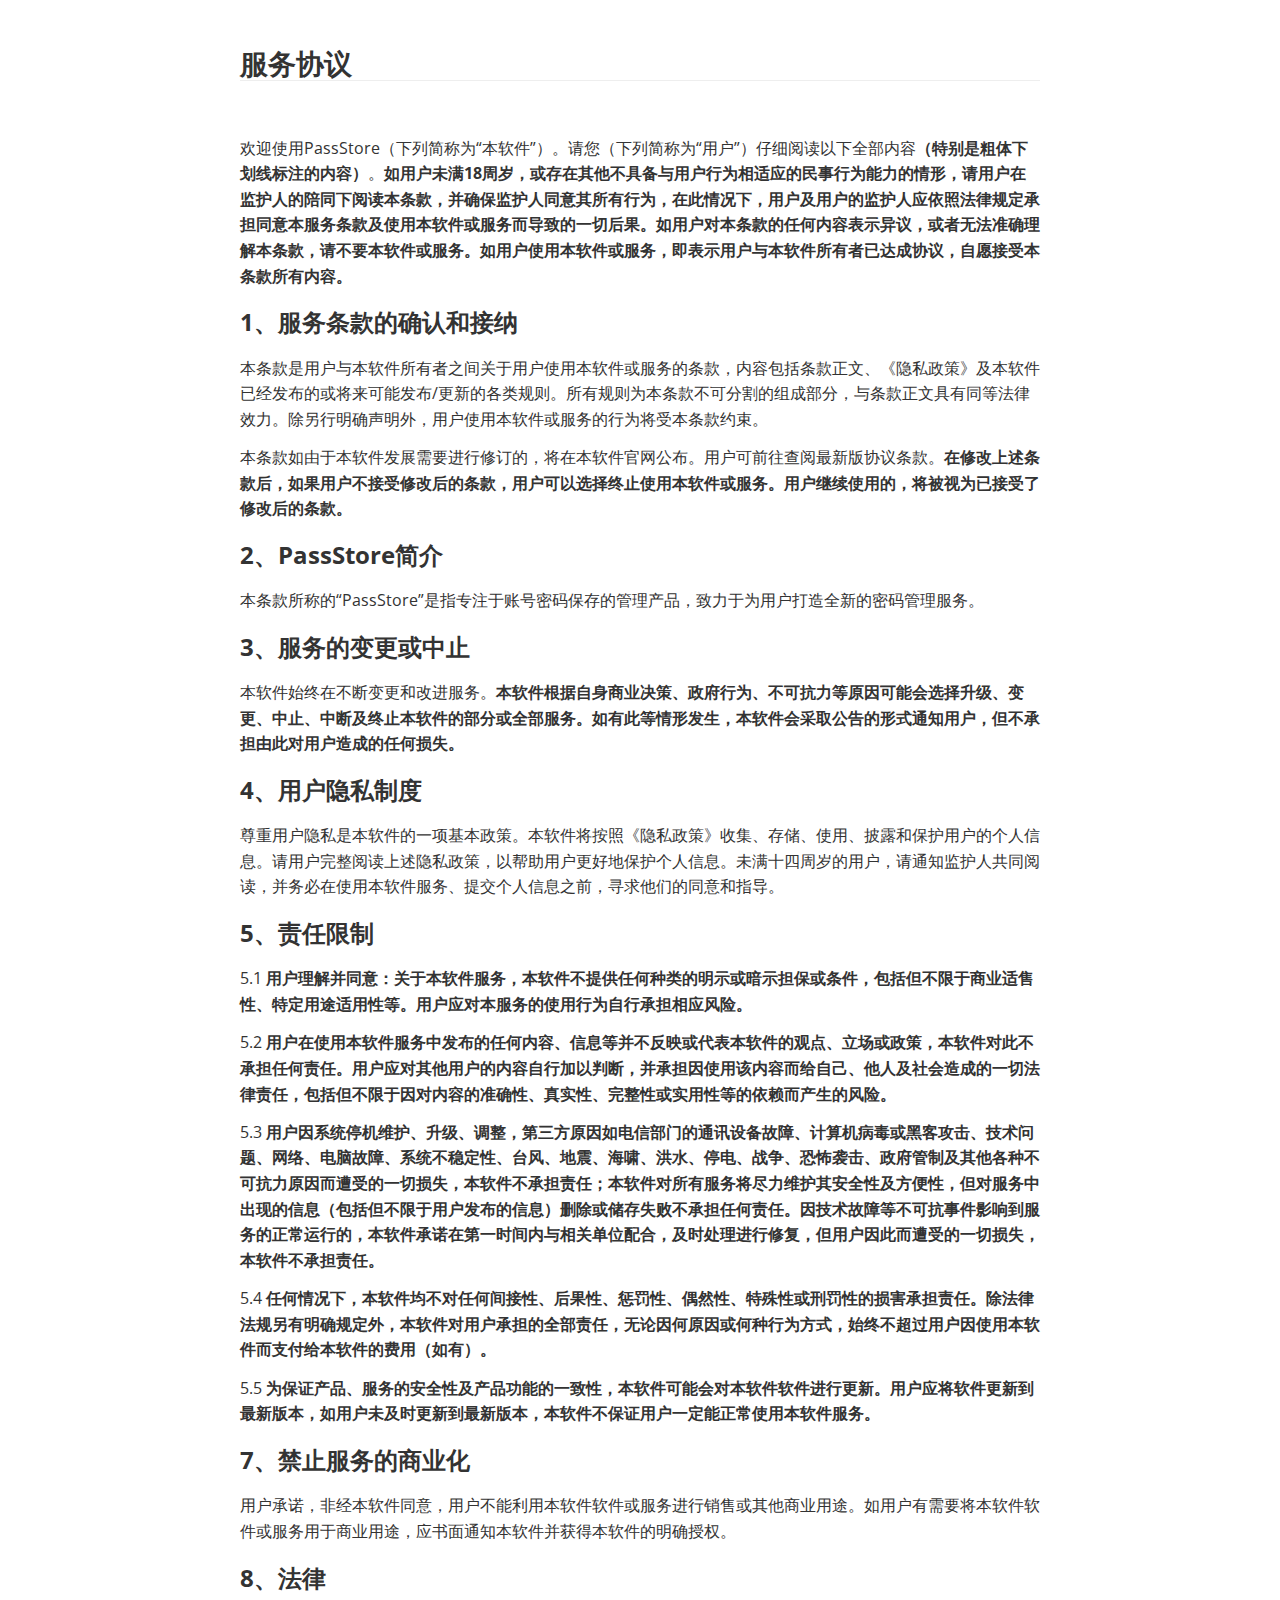
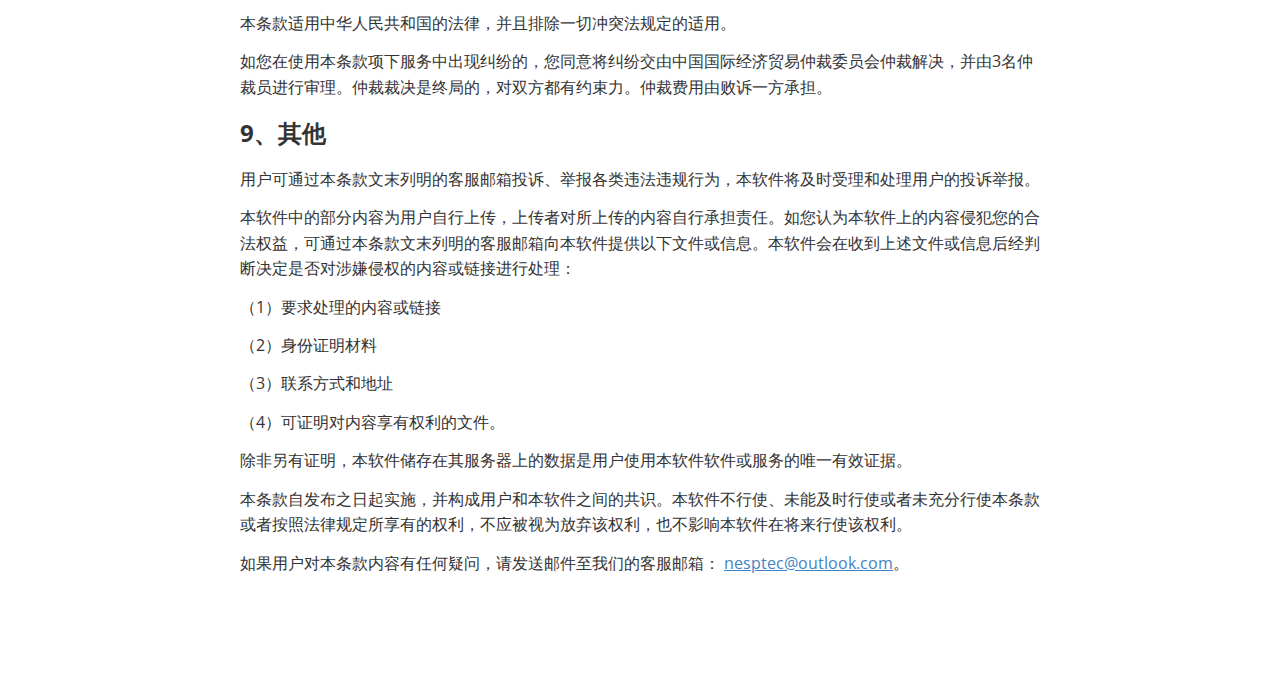
<file: service_agreement.html>
<!doctype html>
<html>
<head>
<meta charset='UTF-8'><meta name='viewport' content='width=device-width initial-scale=1'>

<link href='https://fonts.loli.net/css?family=Open+Sans:400italic,700italic,700,400&subset=latin,latin-ext' rel='stylesheet' type='text/css' /><style type='text/css'>html {overflow-x: initial !important;}:root { --bg-color:#ffffff; --text-color:#333333; --select-text-bg-color:#B5D6FC; --select-text-font-color:auto; --monospace:"Lucida Console",Consolas,"Courier",monospace; --title-bar-height:20px; }
.mac-os-11 { --title-bar-height:28px; }
html { font-size: 14px; background-color: var(--bg-color); color: var(--text-color); font-family: "Helvetica Neue", Helvetica, Arial, sans-serif; -webkit-font-smoothing: antialiased; }
body { margin: 0px; padding: 0px; height: auto; inset: 0px; font-size: 1rem; line-height: 1.42857; overflow-x: hidden; background: inherit; tab-size: 4; }
iframe { margin: auto; }
a.url { word-break: break-all; }
a:active, a:hover { outline: 0px; }
.in-text-selection, ::selection { text-shadow: none; background: var(--select-text-bg-color); color: var(--select-text-font-color); }
#write { margin: 0px auto; height: auto; width: inherit; word-break: normal; overflow-wrap: break-word; position: relative; white-space: normal; overflow-x: visible; padding-top: 36px; }
#write.first-line-indent p { text-indent: 2em; }
#write.first-line-indent li p, #write.first-line-indent p * { text-indent: 0px; }
#write.first-line-indent li { margin-left: 2em; }
.for-image #write { padding-left: 8px; padding-right: 8px; }
body.typora-export { padding-left: 30px; padding-right: 30px; }
.typora-export .footnote-line, .typora-export li, .typora-export p { white-space: pre-wrap; }
.typora-export .task-list-item input { pointer-events: none; }
@media screen and (max-width: 500px) {
  body.typora-export { padding-left: 0px; padding-right: 0px; }
  #write { padding-left: 20px; padding-right: 20px; }
  .CodeMirror-sizer { margin-left: 0px !important; }
  .CodeMirror-gutters { display: none !important; }
}
#write li > figure:last-child { margin-bottom: 0.5rem; }
#write ol, #write ul { position: relative; }
img { max-width: 100%; vertical-align: middle; image-orientation: from-image; }
button, input, select, textarea { color: inherit; font: inherit; }
input[type="checkbox"], input[type="radio"] { line-height: normal; padding: 0px; }
*, ::after, ::before { box-sizing: border-box; }
#write h1, #write h2, #write h3, #write h4, #write h5, #write h6, #write p, #write pre { width: inherit; }
#write h1, #write h2, #write h3, #write h4, #write h5, #write h6, #write p { position: relative; }
p { line-height: inherit; }
h1, h2, h3, h4, h5, h6 { break-after: avoid-page; break-inside: avoid; orphans: 4; }
p { orphans: 4; }
h1 { font-size: 2rem; }
h2 { font-size: 1.8rem; }
h3 { font-size: 1.6rem; }
h4 { font-size: 1.4rem; }
h5 { font-size: 1.2rem; }
h6 { font-size: 1rem; }
.md-math-block, .md-rawblock, h1, h2, h3, h4, h5, h6, p { margin-top: 1rem; margin-bottom: 1rem; }
.hidden { display: none; }
.md-blockmeta { color: rgb(204, 204, 204); font-weight: 700; font-style: italic; }
a { cursor: pointer; }
sup.md-footnote { padding: 2px 4px; background-color: rgba(238, 238, 238, 0.7); color: rgb(85, 85, 85); border-radius: 4px; cursor: pointer; }
sup.md-footnote a, sup.md-footnote a:hover { color: inherit; text-transform: inherit; text-decoration: inherit; }
#write input[type="checkbox"] { cursor: pointer; width: inherit; height: inherit; }
figure { overflow-x: auto; margin: 1.2em 0px; max-width: calc(100% + 16px); padding: 0px; }
figure > table { margin: 0px; }
tr { break-inside: avoid; break-after: auto; }
thead { display: table-header-group; }
table { border-collapse: collapse; border-spacing: 0px; width: 100%; overflow: auto; break-inside: auto; text-align: left; }
table.md-table td { min-width: 32px; }
.CodeMirror-gutters { border-right: 0px; background-color: inherit; }
.CodeMirror-linenumber { user-select: none; }
.CodeMirror { text-align: left; }
.CodeMirror-placeholder { opacity: 0.3; }
.CodeMirror pre { padding: 0px 4px; }
.CodeMirror-lines { padding: 0px; }
div.hr:focus { cursor: none; }
#write pre { white-space: pre-wrap; }
#write.fences-no-line-wrapping pre { white-space: pre; }
#write pre.ty-contain-cm { white-space: normal; }
.CodeMirror-gutters { margin-right: 4px; }
.md-fences { font-size: 0.9rem; display: block; break-inside: avoid; text-align: left; overflow: visible; white-space: pre; background: inherit; position: relative !important; }
.md-fences-adv-panel { width: 100%; margin-top: 10px; text-align: center; padding-top: 0px; padding-bottom: 8px; overflow-x: auto; }
#write .md-fences.mock-cm { white-space: pre-wrap; }
.md-fences.md-fences-with-lineno { padding-left: 0px; }
#write.fences-no-line-wrapping .md-fences.mock-cm { white-space: pre; overflow-x: auto; }
.md-fences.mock-cm.md-fences-with-lineno { padding-left: 8px; }
.CodeMirror-line, twitterwidget { break-inside: avoid; }
.footnotes { opacity: 0.8; font-size: 0.9rem; margin-top: 1em; margin-bottom: 1em; }
.footnotes + .footnotes { margin-top: 0px; }
.md-reset { margin: 0px; padding: 0px; border: 0px; outline: 0px; vertical-align: top; background: 0px 0px; text-decoration: none; text-shadow: none; float: none; position: static; width: auto; height: auto; white-space: nowrap; cursor: inherit; -webkit-tap-highlight-color: transparent; line-height: normal; font-weight: 400; text-align: left; box-sizing: content-box; direction: ltr; }
li div { padding-top: 0px; }
blockquote { margin: 1rem 0px; }
li .mathjax-block, li p { margin: 0.5rem 0px; }
li blockquote { margin: 1rem 0px; }
li { margin: 0px; position: relative; }
blockquote > :last-child { margin-bottom: 0px; }
blockquote > :first-child, li > :first-child { margin-top: 0px; }
.footnotes-area { color: rgb(136, 136, 136); margin-top: 0.714rem; padding-bottom: 0.143rem; white-space: normal; }
#write .footnote-line { white-space: pre-wrap; }
@media print {
  body, html { border: 1px solid transparent; height: 99%; break-after: avoid; break-before: avoid; font-variant-ligatures: no-common-ligatures; }
  #write { margin-top: 0px; padding-top: 0px; border-color: transparent !important; }
  .typora-export * { -webkit-print-color-adjust: exact; }
  .typora-export #write { break-after: avoid; }
  .typora-export #write::after { height: 0px; }
  .is-mac table { break-inside: avoid; }
  .typora-export-show-outline .typora-export-sidebar { display: none; }
}
.footnote-line { margin-top: 0.714em; font-size: 0.7em; }
a img, img a { cursor: pointer; }
pre.md-meta-block { font-size: 0.8rem; min-height: 0.8rem; white-space: pre-wrap; background: rgb(204, 204, 204); display: block; overflow-x: hidden; }
p > .md-image:only-child:not(.md-img-error) img, p > img:only-child { display: block; margin: auto; }
#write.first-line-indent p > .md-image:only-child:not(.md-img-error) img { left: -2em; position: relative; }
p > .md-image:only-child { display: inline-block; width: 100%; }
#write .MathJax_Display { margin: 0.8em 0px 0px; }
.md-math-block { width: 100%; }
.md-math-block:not(:empty)::after { display: none; }
.MathJax_ref { fill: currentcolor; }
[contenteditable="true"]:active, [contenteditable="true"]:focus, [contenteditable="false"]:active, [contenteditable="false"]:focus { outline: 0px; box-shadow: none; }
.md-task-list-item { position: relative; list-style-type: none; }
.task-list-item.md-task-list-item { padding-left: 0px; }
.md-task-list-item > input { position: absolute; top: 0px; left: 0px; margin-left: -1.2em; margin-top: calc(1em - 10px); border: none; }
.math { font-size: 1rem; }
.md-toc { min-height: 3.58rem; position: relative; font-size: 0.9rem; border-radius: 10px; }
.md-toc-content { position: relative; margin-left: 0px; }
.md-toc-content::after, .md-toc::after { display: none; }
.md-toc-item { display: block; color: rgb(65, 131, 196); }
.md-toc-item a { text-decoration: none; }
.md-toc-inner:hover { text-decoration: underline; }
.md-toc-inner { display: inline-block; cursor: pointer; }
.md-toc-h1 .md-toc-inner { margin-left: 0px; font-weight: 700; }
.md-toc-h2 .md-toc-inner { margin-left: 2em; }
.md-toc-h3 .md-toc-inner { margin-left: 4em; }
.md-toc-h4 .md-toc-inner { margin-left: 6em; }
.md-toc-h5 .md-toc-inner { margin-left: 8em; }
.md-toc-h6 .md-toc-inner { margin-left: 10em; }
@media screen and (max-width: 48em) {
  .md-toc-h3 .md-toc-inner { margin-left: 3.5em; }
  .md-toc-h4 .md-toc-inner { margin-left: 5em; }
  .md-toc-h5 .md-toc-inner { margin-left: 6.5em; }
  .md-toc-h6 .md-toc-inner { margin-left: 8em; }
}
a.md-toc-inner { font-size: inherit; font-style: inherit; font-weight: inherit; line-height: inherit; }
.footnote-line a:not(.reversefootnote) { color: inherit; }
.md-attr { display: none; }
.md-fn-count::after { content: "."; }
code, pre, samp, tt { font-family: var(--monospace); }
kbd { margin: 0px 0.1em; padding: 0.1em 0.6em; font-size: 0.8em; color: rgb(36, 39, 41); background: rgb(255, 255, 255); border: 1px solid rgb(173, 179, 185); border-radius: 3px; box-shadow: rgba(12, 13, 14, 0.2) 0px 1px 0px, rgb(255, 255, 255) 0px 0px 0px 2px inset; white-space: nowrap; vertical-align: middle; }
.md-comment { color: rgb(162, 127, 3); opacity: 0.8; font-family: var(--monospace); }
code { text-align: left; vertical-align: initial; }
a.md-print-anchor { white-space: pre !important; border-width: initial !important; border-style: none !important; border-color: initial !important; display: inline-block !important; position: absolute !important; width: 1px !important; right: 0px !important; outline: 0px !important; background: 0px 0px !important; text-decoration: initial !important; text-shadow: initial !important; }
.os-windows.monocolor-emoji .md-emoji { font-family: "Segoe UI Symbol", sans-serif; }
.md-diagram-panel > svg { max-width: 100%; }
[lang="flow"] svg, [lang="mermaid"] svg { max-width: 100%; height: auto; }
[lang="mermaid"] .node text { font-size: 1rem; }
table tr th { border-bottom: 0px; }
video { max-width: 100%; display: block; margin: 0px auto; }
iframe { max-width: 100%; width: 100%; border: none; }
.highlight td, .highlight tr { border: 0px; }
mark { background: rgb(255, 255, 0); color: rgb(0, 0, 0); }
.md-html-inline .md-plain, .md-html-inline strong, mark .md-inline-math, mark strong { color: inherit; }
.md-expand mark .md-meta { opacity: 0.3 !important; }
mark .md-meta { color: rgb(0, 0, 0); }
@media print {
  .typora-export h1, .typora-export h2, .typora-export h3, .typora-export h4, .typora-export h5, .typora-export h6 { break-inside: avoid; }
}
.md-diagram-panel .messageText { stroke: none !important; }
.md-diagram-panel .start-state { fill: var(--node-fill); }
.md-diagram-panel .edgeLabel rect { opacity: 1 !important; }
.md-require-zoom-fix { height: auto; margin-top: 16px; margin-bottom: 16px; }
.md-require-zoom-fix foreignobject { font-size: var(--mermaid-font-zoom); }
.md-fences.md-fences-math { font-size: 1em; }
.md-fences-advanced:not(.md-focus) { padding: 0px; white-space: nowrap; border: 0px; }
.md-fences-advanced:not(.md-focus) { background: inherit; }
.typora-export-show-outline .typora-export-content { max-width: 1440px; margin: auto; display: flex; flex-direction: row; }
.typora-export-sidebar { width: 300px; font-size: 0.8rem; margin-top: 80px; margin-right: 18px; }
.typora-export-show-outline #write { --webkit-flex:2; flex: 2 1 0%; }
.typora-export-sidebar .outline-content { position: fixed; top: 0px; max-height: 100%; overflow: hidden auto; padding-bottom: 30px; padding-top: 60px; width: 300px; }
@media screen and (max-width: 1024px) {
  .typora-export-sidebar, .typora-export-sidebar .outline-content { width: 240px; }
}
@media screen and (max-width: 800px) {
  .typora-export-sidebar { display: none; }
}
.outline-content li, .outline-content ul { margin-left: 0px; margin-right: 0px; padding-left: 0px; padding-right: 0px; list-style: none; }
.outline-content ul { margin-top: 0px; margin-bottom: 0px; }
.outline-content strong { font-weight: 400; }
.outline-expander { width: 1rem; height: 1.42857rem; position: relative; display: table-cell; vertical-align: middle; cursor: pointer; padding-left: 4px; }
.outline-expander::before { content: ""; position: relative; font-family: Ionicons; display: inline-block; font-size: 8px; vertical-align: middle; }
.outline-item { padding-top: 3px; padding-bottom: 3px; cursor: pointer; }
.outline-expander:hover::before { content: ""; }
.outline-h1 > .outline-item { padding-left: 0px; }
.outline-h2 > .outline-item { padding-left: 1em; }
.outline-h3 > .outline-item { padding-left: 2em; }
.outline-h4 > .outline-item { padding-left: 3em; }
.outline-h5 > .outline-item { padding-left: 4em; }
.outline-h6 > .outline-item { padding-left: 5em; }
.outline-label { cursor: pointer; display: table-cell; vertical-align: middle; text-decoration: none; color: inherit; }
.outline-label:hover { text-decoration: underline; }
.outline-item:hover { border-color: rgb(245, 245, 245); background-color: var(--item-hover-bg-color); }
.outline-item:hover { margin-left: -28px; margin-right: -28px; border-left: 28px solid transparent; border-right: 28px solid transparent; }
.outline-item-single .outline-expander::before, .outline-item-single .outline-expander:hover::before { display: none; }
.outline-item-open > .outline-item > .outline-expander::before { content: ""; }
.outline-children { display: none; }
.info-panel-tab-wrapper { display: none; }
.outline-item-open > .outline-children { display: block; }
.typora-export .outline-item { padding-top: 1px; padding-bottom: 1px; }
.typora-export .outline-item:hover { margin-right: -8px; border-right: 8px solid transparent; }
.typora-export .outline-expander::before { content: "+"; font-family: inherit; top: -1px; }
.typora-export .outline-expander:hover::before, .typora-export .outline-item-open > .outline-item > .outline-expander::before { content: "−"; }
.typora-export-collapse-outline .outline-children { display: none; }
.typora-export-collapse-outline .outline-item-open > .outline-children, .typora-export-no-collapse-outline .outline-children { display: block; }
.typora-export-no-collapse-outline .outline-expander::before { content: "" !important; }
.typora-export-show-outline .outline-item-active > .outline-item .outline-label { font-weight: 700; }
.md-inline-math-container mjx-container { zoom: 0.95; }


:root {
    --side-bar-bg-color: #fafafa;
    --control-text-color: #777;
}

@include-when-export url(https://fonts.loli.net/css?family=Open+Sans:400italic,700italic,700,400&subset=latin,latin-ext);

/* open-sans-regular - latin-ext_latin */
  /* open-sans-italic - latin-ext_latin */
    /* open-sans-700 - latin-ext_latin */
    /* open-sans-700italic - latin-ext_latin */
  html {
    font-size: 16px;
    -webkit-font-smoothing: antialiased;
}

body {
    font-family: "Open Sans","Clear Sans", "Helvetica Neue", Helvetica, Arial, 'Segoe UI Emoji', sans-serif;
    color: rgb(51, 51, 51);
    line-height: 1.6;
}

#write {
    max-width: 860px;
  	margin: 0 auto;
  	padding: 30px;
    padding-bottom: 100px;
}

@media only screen and (min-width: 1400px) {
	#write {
		max-width: 1024px;
	}
}

@media only screen and (min-width: 1800px) {
	#write {
		max-width: 1200px;
	}
}

#write > ul:first-child,
#write > ol:first-child{
    margin-top: 30px;
}

a {
    color: #4183C4;
}
h1,
h2,
h3,
h4,
h5,
h6 {
    position: relative;
    margin-top: 1rem;
    margin-bottom: 1rem;
    font-weight: bold;
    line-height: 1.4;
    cursor: text;
}
h1:hover a.anchor,
h2:hover a.anchor,
h3:hover a.anchor,
h4:hover a.anchor,
h5:hover a.anchor,
h6:hover a.anchor {
    text-decoration: none;
}
h1 tt,
h1 code {
    font-size: inherit;
}
h2 tt,
h2 code {
    font-size: inherit;
}
h3 tt,
h3 code {
    font-size: inherit;
}
h4 tt,
h4 code {
    font-size: inherit;
}
h5 tt,
h5 code {
    font-size: inherit;
}
h6 tt,
h6 code {
    font-size: inherit;
}
h1 {
    font-size: 2.25em;
    line-height: 1.2;
    border-bottom: 1px solid #eee;
}
h2 {
    font-size: 1.75em;
    line-height: 1.225;
    border-bottom: 1px solid #eee;
}

/*@media print {
    .typora-export h1,
    .typora-export h2 {
        border-bottom: none;
        padding-bottom: initial;
    }

    .typora-export h1::after,
    .typora-export h2::after {
        content: "";
        display: block;
        height: 100px;
        margin-top: -96px;
        border-top: 1px solid #eee;
    }
}*/

h3 {
    font-size: 1.5em;
    line-height: 1.43;
}
h4 {
    font-size: 1.25em;
}
h5 {
    font-size: 1em;
}
h6 {
   font-size: 1em;
    color: #777;
}
p,
blockquote,
ul,
ol,
dl,
table{
    margin: 0.8em 0;
}
li>ol,
li>ul {
    margin: 0 0;
}
hr {
    height: 2px;
    padding: 0;
    margin: 16px 0;
    background-color: #e7e7e7;
    border: 0 none;
    overflow: hidden;
    box-sizing: content-box;
}

li p.first {
    display: inline-block;
}
ul,
ol {
    padding-left: 30px;
}
ul:first-child,
ol:first-child {
    margin-top: 0;
}
ul:last-child,
ol:last-child {
    margin-bottom: 0;
}
blockquote {
    border-left: 4px solid #dfe2e5;
    padding: 0 15px;
    color: #777777;
}
blockquote blockquote {
    padding-right: 0;
}
table {
    padding: 0;
    word-break: initial;
}
table tr {
    border: 1px solid #dfe2e5;
    margin: 0;
    padding: 0;
}
table tr:nth-child(2n),
thead {
    background-color: #f8f8f8;
}
table th {
    font-weight: bold;
    border: 1px solid #dfe2e5;
    border-bottom: 0;
    margin: 0;
    padding: 6px 13px;
}
table td {
    border: 1px solid #dfe2e5;
    margin: 0;
    padding: 6px 13px;
}
table th:first-child,
table td:first-child {
    margin-top: 0;
}
table th:last-child,
table td:last-child {
    margin-bottom: 0;
}

.CodeMirror-lines {
    padding-left: 4px;
}

.code-tooltip {
    box-shadow: 0 1px 1px 0 rgba(0,28,36,.3);
    border-top: 1px solid #eef2f2;
}

.md-fences,
code,
tt {
    border: 1px solid #e7eaed;
    background-color: #f8f8f8;
    border-radius: 3px;
    padding: 0;
    padding: 2px 4px 0px 4px;
    font-size: 0.9em;
}

code {
    background-color: #f3f4f4;
    padding: 0 2px 0 2px;
}

.md-fences {
    margin-bottom: 15px;
    margin-top: 15px;
    padding-top: 8px;
    padding-bottom: 6px;
}


.md-task-list-item > input {
  margin-left: -1.3em;
}

@media print {
    html {
        font-size: 13px;
    }
    table,
    pre {
        page-break-inside: avoid;
    }
    pre {
        word-wrap: break-word;
    }
}

.md-fences {
	background-color: #f8f8f8;
}
#write pre.md-meta-block {
	padding: 1rem;
    font-size: 85%;
    line-height: 1.45;
    background-color: #f7f7f7;
    border: 0;
    border-radius: 3px;
    color: #777777;
    margin-top: 0 !important;
}

.mathjax-block>.code-tooltip {
	bottom: .375rem;
}

.md-mathjax-midline {
    background: #fafafa;
}

#write>h3.md-focus:before{
	left: -1.5625rem;
	top: .375rem;
}
#write>h4.md-focus:before{
	left: -1.5625rem;
	top: .285714286rem;
}
#write>h5.md-focus:before{
	left: -1.5625rem;
	top: .285714286rem;
}
#write>h6.md-focus:before{
	left: -1.5625rem;
	top: .285714286rem;
}
.md-image>.md-meta {
    /*border: 1px solid #ddd;*/
    border-radius: 3px;
    padding: 2px 0px 0px 4px;
    font-size: 0.9em;
    color: inherit;
}

.md-tag {
    color: #a7a7a7;
    opacity: 1;
}

.md-toc { 
    margin-top:20px;
    padding-bottom:20px;
}

.sidebar-tabs {
    border-bottom: none;
}

#typora-quick-open {
    border: 1px solid #ddd;
    background-color: #f8f8f8;
}

#typora-quick-open-item {
    background-color: #FAFAFA;
    border-color: #FEFEFE #e5e5e5 #e5e5e5 #eee;
    border-style: solid;
    border-width: 1px;
}

/** focus mode */
.on-focus-mode blockquote {
    border-left-color: rgba(85, 85, 85, 0.12);
}

header, .context-menu, .megamenu-content, footer{
    font-family: "Segoe UI", "Arial", sans-serif;
}

.file-node-content:hover .file-node-icon,
.file-node-content:hover .file-node-open-state{
    visibility: visible;
}

.mac-seamless-mode #typora-sidebar {
    background-color: #fafafa;
    background-color: var(--side-bar-bg-color);
}

.md-lang {
    color: #b4654d;
}

/*.html-for-mac {
    --item-hover-bg-color: #E6F0FE;
}*/

#md-notification .btn {
    border: 0;
}

.dropdown-menu .divider {
    border-color: #e5e5e5;
    opacity: 0.4;
}

.ty-preferences .window-content {
    background-color: #fafafa;
}

.ty-preferences .nav-group-item.active {
    color: white;
    background: #999;
}

.menu-item-container a.menu-style-btn {
    background-color: #f5f8fa;
    background-image: linear-gradient( 180deg , hsla(0, 0%, 100%, 0.8), hsla(0, 0%, 100%, 0)); 
}



mjx-container[jax="SVG"] {
  direction: ltr;
}

mjx-container[jax="SVG"] > svg {
  overflow: visible;
  min-height: 1px;
  min-width: 1px;
}

mjx-container[jax="SVG"] > svg a {
  fill: blue;
  stroke: blue;
}

mjx-assistive-mml {
  position: absolute !important;
  top: 0px;
  left: 0px;
  clip: rect(1px, 1px, 1px, 1px);
  padding: 1px 0px 0px 0px !important;
  border: 0px !important;
  display: block !important;
  width: auto !important;
  overflow: hidden !important;
  -webkit-touch-callout: none;
  -webkit-user-select: none;
  -khtml-user-select: none;
  -moz-user-select: none;
  -ms-user-select: none;
  user-select: none;
}

mjx-assistive-mml[display="block"] {
  width: 100% !important;
}

mjx-container[jax="SVG"][display="true"] {
  display: block;
  text-align: center;
  margin: 1em 0;
}

mjx-container[jax="SVG"][display="true"][width="full"] {
  display: flex;
}

mjx-container[jax="SVG"][justify="left"] {
  text-align: left;
}

mjx-container[jax="SVG"][justify="right"] {
  text-align: right;
}

g[data-mml-node="merror"] > g {
  fill: red;
  stroke: red;
}

g[data-mml-node="merror"] > rect[data-background] {
  fill: yellow;
  stroke: none;
}

g[data-mml-node="mtable"] > line[data-line], svg[data-table] > g > line[data-line] {
  stroke-width: 70px;
  fill: none;
}

g[data-mml-node="mtable"] > rect[data-frame], svg[data-table] > g > rect[data-frame] {
  stroke-width: 70px;
  fill: none;
}

g[data-mml-node="mtable"] > .mjx-dashed, svg[data-table] > g > .mjx-dashed {
  stroke-dasharray: 140;
}

g[data-mml-node="mtable"] > .mjx-dotted, svg[data-table] > g > .mjx-dotted {
  stroke-linecap: round;
  stroke-dasharray: 0,140;
}

g[data-mml-node="mtable"] > g > svg {
  overflow: visible;
}

[jax="SVG"] mjx-tool {
  display: inline-block;
  position: relative;
  width: 0;
  height: 0;
}

[jax="SVG"] mjx-tool > mjx-tip {
  position: absolute;
  top: 0;
  left: 0;
}

mjx-tool > mjx-tip {
  display: inline-block;
  padding: .2em;
  border: 1px solid #888;
  font-size: 70%;
  background-color: #F8F8F8;
  color: black;
  box-shadow: 2px 2px 5px #AAAAAA;
}

g[data-mml-node="maction"][data-toggle] {
  cursor: pointer;
}

mjx-status {
  display: block;
  position: fixed;
  left: 1em;
  bottom: 1em;
  min-width: 25%;
  padding: .2em .4em;
  border: 1px solid #888;
  font-size: 90%;
  background-color: #F8F8F8;
  color: black;
}

foreignObject[data-mjx-xml] {
  font-family: initial;
  line-height: normal;
  overflow: visible;
}

mjx-container[jax="SVG"] path[data-c], mjx-container[jax="SVG"] use[data-c] {
  stroke-width: 3;
}

g[data-mml-node="xypic"] path {
  stroke-width: inherit;
}

.MathJax g[data-mml-node="xypic"] path {
  stroke-width: inherit;
}
 :root {--mermaid-font-zoom:1.5em ;} 
</style><title>服务协议</title>
</head>
<body class='typora-export os-windows'><div class='typora-export-content'>
<div id='write'  class=''><h2 id='服务协议'><span>服务协议</span></h2><p>&nbsp;</p><p><span>欢迎使用PassStore（下列简称为“本软件”）。请您（下列简称为“用户”）仔细阅读以下全部内容</span><strong><span>（特别是粗体下划线标注的内容）</span></strong><span>。</span><strong><span>如用户未满18周岁，或存在其他不具备与用户行为相适应的民事行为能力的情形，请用户在监护人的陪同下阅读本条款，并确保监护人同意其所有行为，在此情况下，用户及用户的监护人应依照法律规定承担同意本服务条款及使用本软件或服务而导致的一切后果。如用户对本条款的任何内容表示异议，或者无法准确理解本条款，请不要本软件或服务。如用户使用本软件或服务，即表示用户与本软件所有者已达成协议，自愿接受本条款所有内容。</span></strong></p><h3 id='1服务条款的确认和接纳'><span>1、服务条款的确认和接纳</span></h3><p><span>本条款是用户与本软件所有者之间关于用户使用本软件或服务的条款，内容包括条款正文、《隐私政策》及本软件已经发布的或将来可能发布/更新的各类规则。所有规则为本条款不可分割的组成部分，与条款正文具有同等法律效力。除另行明确声明外，用户使用本软件或服务的行为将受本条款约束。</span></p><p><span>本条款如由于本软件发展需要进行修订的，将在本软件官网公布。用户可前往查阅最新版协议条款。</span><strong><span>在修改上述条款后，如果用户不接受修改后的条款，用户可以选择终止使用本软件或服务。用户继续使用的，将被视为已接受了修改后的条款。</span></strong></p><h3 id='2passstore简介'><span>2、PassStore简介</span></h3><p><span>本条款所称的“PassStore”是指专注于账号密码保存的管理产品，致力于为用户打造全新的密码管理服务。</span></p><h3 id='3服务的变更或中止'><span>3、服务的变更或中止</span></h3><p><span>本软件始终在不断变更和改进服务。</span><strong><span>本软件根据自身商业决策、政府行为、不可抗力等原因可能会选择升级、变更、中止、中断及终止本软件的部分或全部服务。如有此等情形发生，本软件会采取公告的形式通知用户，但不承担由此对用户造成的任何损失。</span></strong></p><h3 id='4用户隐私制度'><span>4、用户隐私制度</span></h3><p><span>尊重用户隐私是本软件的一项基本政策。本软件将按照《隐私政策》收集、存储、使用、披露和保护用户的个人信息。请用户完整阅读上述隐私政策，以帮助用户更好地保护个人信息。未满十四周岁的用户，请通知监护人共同阅读，并务必在使用本软件服务、提交个人信息之前，寻求他们的同意和指导。</span></p><h3 id='5责任限制'><span>5、责任限制</span></h3><p><span>5.1 </span><strong><span>用户理解并同意：关于本软件服务，本软件不提供任何种类的明示或暗示担保或条件，包括但不限于商业适售性、特定用途适用性等。用户应对本服务的使用行为自行承担相应风险。</span></strong></p><p><span>5.2 </span><strong><span>用户在使用本软件服务中发布的任何内容、信息等并不反映或代表本软件的观点、立场或政策，本软件对此不承担任何责任。用户应对其他用户的内容自行加以判断，并承担因使用该内容而给自己、他人及社会造成的一切法律责任，包括但不限于因对内容的准确性、真实性、完整性或实用性等的依赖而产生的风险。</span></strong></p><p><span>5.3 </span><strong><span>用户因系统停机维护、升级、调整，第三方原因如电信部门的通讯设备故障、计算机病毒或黑客攻击、技术问题、网络、电脑故障、系统不稳定性、台风、地震、海啸、洪水、停电、战争、恐怖袭击、政府管制及其他各种不可抗力原因而遭受的一切损失，本软件不承担责任；本软件对所有服务将尽力维护其安全性及方便性，但对服务中出现的信息（包括但不限于用户发布的信息）删除或储存失败不承担任何责任。因技术故障等不可抗事件影响到服务的正常运行的，本软件承诺在第一时间内与相关单位配合，及时处理进行修复，但用户因此而遭受的一切损失，本软件不承担责任。</span></strong></p><p><span>5.4 </span><strong><span>任何情况下，本软件均不对任何间接性、后果性、惩罚性、偶然性、特殊性或刑罚性的损害承担责任。除法律法规另有明确规定外，本软件对用户承担的全部责任，无论因何原因或何种行为方式，始终不超过用户因使用本软件而支付给本软件的费用（如有）。</span></strong></p><p><span>5.5 </span><strong><span>为保证产品、服务的安全性及产品功能的一致性，本软件可能会对本软件软件进行更新。用户应将软件更新到最新版本，如用户未及时更新到最新版本，本软件不保证用户一定能正常使用本软件服务。</span></strong></p><h3 id='7禁止服务的商业化'><span>7、禁止服务的商业化</span></h3><p><span>用户承诺，非经本软件同意，用户不能利用本软件软件或服务进行销售或其他商业用途。如用户有需要将本软件软件或服务用于商业用途，应书面通知本软件并获得本软件的明确授权。</span></p><h3 id='8法律'><span>8、法律</span></h3><p><span>本条款适用中华人民共和国的法律，并且排除一切冲突法规定的适用。</span></p><p><span>如您在使用本条款项下服务中出现纠纷的，您同意将纠纷交由中国国际经济贸易仲裁委员会仲裁解决，并由3名仲裁员进行审理。仲裁裁决是终局的，对双方都有约束力。仲裁费用由败诉一方承担。</span></p><h3 id='9其他'><span>9、其他</span></h3><p><span>用户可通过本条款文末列明的客服邮箱投诉、举报各类违法违规行为，本软件将及时受理和处理用户的投诉举报。</span></p><p><span>本软件中的部分内容为用户自行上传，上传者对所上传的内容自行承担责任。如您认为本软件上的内容侵犯您的合法权益，可通过本条款文末列明的客服邮箱向本软件提供以下文件或信息。本软件会在收到上述文件或信息后经判断决定是否对涉嫌侵权的内容或链接进行处理：</span></p><p><span>（1）要求处理的内容或链接</span></p><p><span>（2）身份证明材料</span></p><p><span>（3）联系方式和地址</span></p><p><span>（4）可证明对内容享有权利的文件。</span></p><p><span>除非另有证明，本软件储存在其服务器上的数据是用户使用本软件软件或服务的唯一有效证据。</span></p><p><span>本条款自发布之日起实施，并构成用户和本软件之间的共识。本软件不行使、未能及时行使或者未充分行使本条款或者按照法律规定所享有的权利，不应被视为放弃该权利，也不影响本软件在将来行使该权利。</span></p><p><span>如果用户对本条款内容有任何疑问，请发送邮件至我们的客服邮箱： </span><a href='mailto:nesptec@outlook.com' target='_blank' class='url'>nesptec@outlook.com</a><span>。</span></p></div></div>
</body>
</html>
</file>
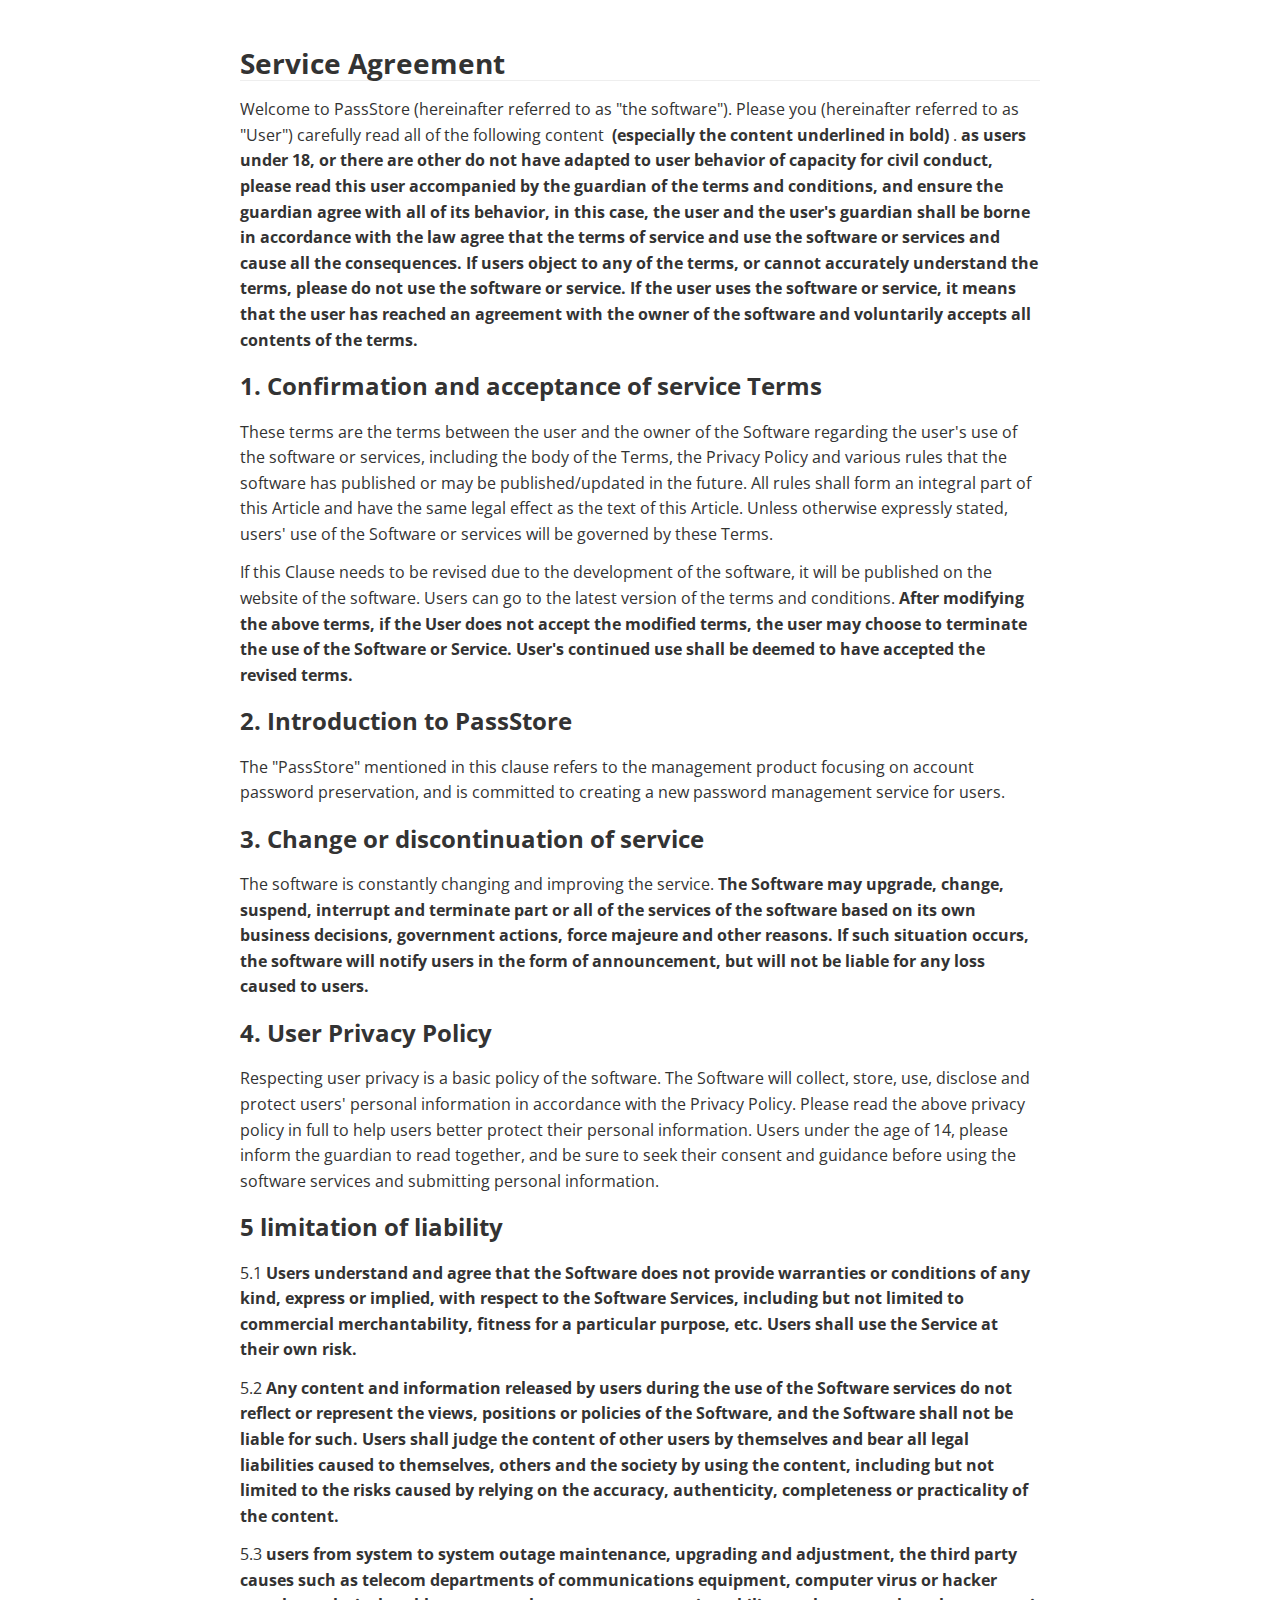
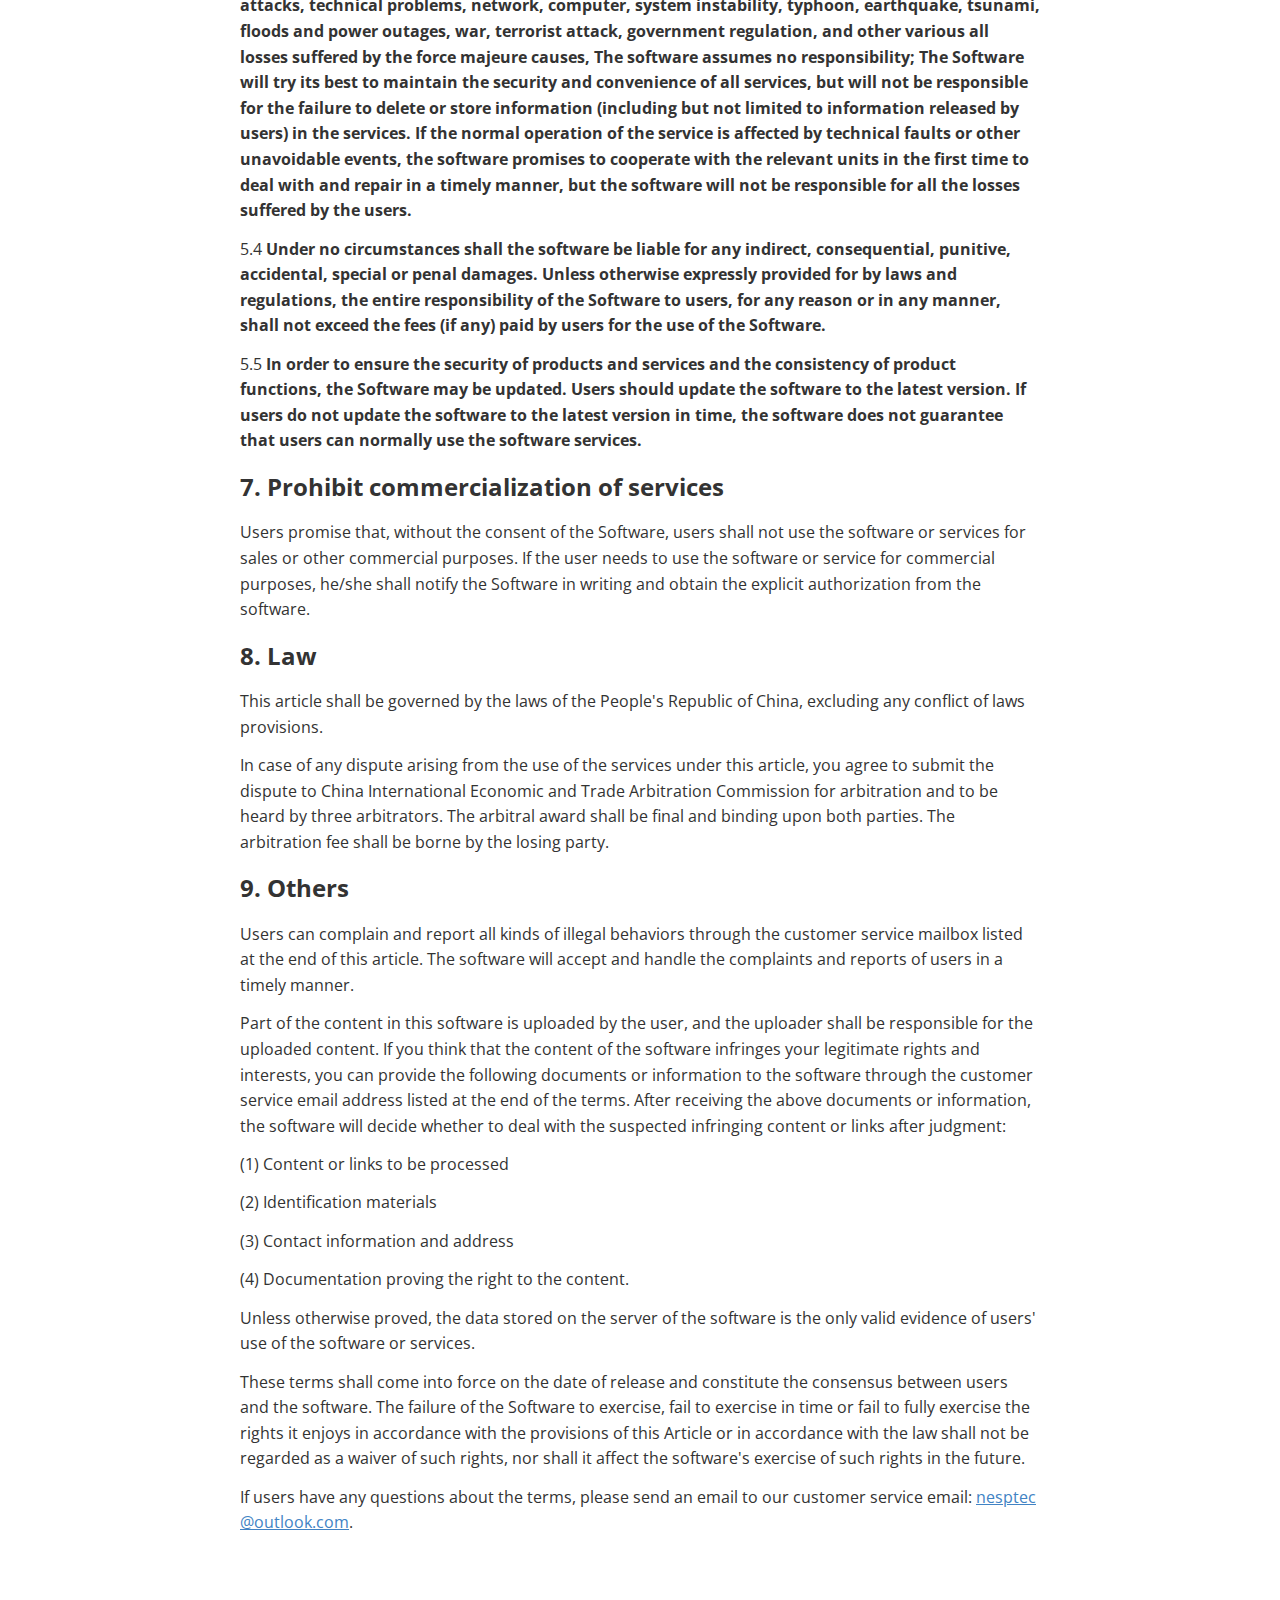
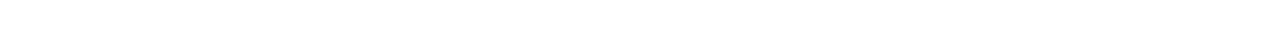
<file: service_agreement_en.html>
<!doctype html>
<html>
<head>
<meta charset='UTF-8'><meta name='viewport' content='width=device-width initial-scale=1'>

<link href='https://fonts.loli.net/css?family=Open+Sans:400italic,700italic,700,400&subset=latin,latin-ext' rel='stylesheet' type='text/css' /><style type='text/css'>html {overflow-x: initial !important;}:root { --bg-color:#ffffff; --text-color:#333333; --select-text-bg-color:#B5D6FC; --select-text-font-color:auto; --monospace:"Lucida Console",Consolas,"Courier",monospace; --title-bar-height:20px; }
.mac-os-11 { --title-bar-height:28px; }
html { font-size: 14px; background-color: var(--bg-color); color: var(--text-color); font-family: "Helvetica Neue", Helvetica, Arial, sans-serif; -webkit-font-smoothing: antialiased; }
body { margin: 0px; padding: 0px; height: auto; inset: 0px; font-size: 1rem; line-height: 1.42857; overflow-x: hidden; background: inherit; tab-size: 4; }
iframe { margin: auto; }
a.url { word-break: break-all; }
a:active, a:hover { outline: 0px; }
.in-text-selection, ::selection { text-shadow: none; background: var(--select-text-bg-color); color: var(--select-text-font-color); }
#write { margin: 0px auto; height: auto; width: inherit; word-break: normal; overflow-wrap: break-word; position: relative; white-space: normal; overflow-x: visible; padding-top: 36px; }
#write.first-line-indent p { text-indent: 2em; }
#write.first-line-indent li p, #write.first-line-indent p * { text-indent: 0px; }
#write.first-line-indent li { margin-left: 2em; }
.for-image #write { padding-left: 8px; padding-right: 8px; }
body.typora-export { padding-left: 30px; padding-right: 30px; }
.typora-export .footnote-line, .typora-export li, .typora-export p { white-space: pre-wrap; }
.typora-export .task-list-item input { pointer-events: none; }
@media screen and (max-width: 500px) {
  body.typora-export { padding-left: 0px; padding-right: 0px; }
  #write { padding-left: 20px; padding-right: 20px; }
  .CodeMirror-sizer { margin-left: 0px !important; }
  .CodeMirror-gutters { display: none !important; }
}
#write li > figure:last-child { margin-bottom: 0.5rem; }
#write ol, #write ul { position: relative; }
img { max-width: 100%; vertical-align: middle; image-orientation: from-image; }
button, input, select, textarea { color: inherit; font: inherit; }
input[type="checkbox"], input[type="radio"] { line-height: normal; padding: 0px; }
*, ::after, ::before { box-sizing: border-box; }
#write h1, #write h2, #write h3, #write h4, #write h5, #write h6, #write p, #write pre { width: inherit; }
#write h1, #write h2, #write h3, #write h4, #write h5, #write h6, #write p { position: relative; }
p { line-height: inherit; }
h1, h2, h3, h4, h5, h6 { break-after: avoid-page; break-inside: avoid; orphans: 4; }
p { orphans: 4; }
h1 { font-size: 2rem; }
h2 { font-size: 1.8rem; }
h3 { font-size: 1.6rem; }
h4 { font-size: 1.4rem; }
h5 { font-size: 1.2rem; }
h6 { font-size: 1rem; }
.md-math-block, .md-rawblock, h1, h2, h3, h4, h5, h6, p { margin-top: 1rem; margin-bottom: 1rem; }
.hidden { display: none; }
.md-blockmeta { color: rgb(204, 204, 204); font-weight: 700; font-style: italic; }
a { cursor: pointer; }
sup.md-footnote { padding: 2px 4px; background-color: rgba(238, 238, 238, 0.7); color: rgb(85, 85, 85); border-radius: 4px; cursor: pointer; }
sup.md-footnote a, sup.md-footnote a:hover { color: inherit; text-transform: inherit; text-decoration: inherit; }
#write input[type="checkbox"] { cursor: pointer; width: inherit; height: inherit; }
figure { overflow-x: auto; margin: 1.2em 0px; max-width: calc(100% + 16px); padding: 0px; }
figure > table { margin: 0px; }
tr { break-inside: avoid; break-after: auto; }
thead { display: table-header-group; }
table { border-collapse: collapse; border-spacing: 0px; width: 100%; overflow: auto; break-inside: auto; text-align: left; }
table.md-table td { min-width: 32px; }
.CodeMirror-gutters { border-right: 0px; background-color: inherit; }
.CodeMirror-linenumber { user-select: none; }
.CodeMirror { text-align: left; }
.CodeMirror-placeholder { opacity: 0.3; }
.CodeMirror pre { padding: 0px 4px; }
.CodeMirror-lines { padding: 0px; }
div.hr:focus { cursor: none; }
#write pre { white-space: pre-wrap; }
#write.fences-no-line-wrapping pre { white-space: pre; }
#write pre.ty-contain-cm { white-space: normal; }
.CodeMirror-gutters { margin-right: 4px; }
.md-fences { font-size: 0.9rem; display: block; break-inside: avoid; text-align: left; overflow: visible; white-space: pre; background: inherit; position: relative !important; }
.md-fences-adv-panel { width: 100%; margin-top: 10px; text-align: center; padding-top: 0px; padding-bottom: 8px; overflow-x: auto; }
#write .md-fences.mock-cm { white-space: pre-wrap; }
.md-fences.md-fences-with-lineno { padding-left: 0px; }
#write.fences-no-line-wrapping .md-fences.mock-cm { white-space: pre; overflow-x: auto; }
.md-fences.mock-cm.md-fences-with-lineno { padding-left: 8px; }
.CodeMirror-line, twitterwidget { break-inside: avoid; }
.footnotes { opacity: 0.8; font-size: 0.9rem; margin-top: 1em; margin-bottom: 1em; }
.footnotes + .footnotes { margin-top: 0px; }
.md-reset { margin: 0px; padding: 0px; border: 0px; outline: 0px; vertical-align: top; background: 0px 0px; text-decoration: none; text-shadow: none; float: none; position: static; width: auto; height: auto; white-space: nowrap; cursor: inherit; -webkit-tap-highlight-color: transparent; line-height: normal; font-weight: 400; text-align: left; box-sizing: content-box; direction: ltr; }
li div { padding-top: 0px; }
blockquote { margin: 1rem 0px; }
li .mathjax-block, li p { margin: 0.5rem 0px; }
li blockquote { margin: 1rem 0px; }
li { margin: 0px; position: relative; }
blockquote > :last-child { margin-bottom: 0px; }
blockquote > :first-child, li > :first-child { margin-top: 0px; }
.footnotes-area { color: rgb(136, 136, 136); margin-top: 0.714rem; padding-bottom: 0.143rem; white-space: normal; }
#write .footnote-line { white-space: pre-wrap; }
@media print {
  body, html { border: 1px solid transparent; height: 99%; break-after: avoid; break-before: avoid; font-variant-ligatures: no-common-ligatures; }
  #write { margin-top: 0px; padding-top: 0px; border-color: transparent !important; }
  .typora-export * { -webkit-print-color-adjust: exact; }
  .typora-export #write { break-after: avoid; }
  .typora-export #write::after { height: 0px; }
  .is-mac table { break-inside: avoid; }
  .typora-export-show-outline .typora-export-sidebar { display: none; }
}
.footnote-line { margin-top: 0.714em; font-size: 0.7em; }
a img, img a { cursor: pointer; }
pre.md-meta-block { font-size: 0.8rem; min-height: 0.8rem; white-space: pre-wrap; background: rgb(204, 204, 204); display: block; overflow-x: hidden; }
p > .md-image:only-child:not(.md-img-error) img, p > img:only-child { display: block; margin: auto; }
#write.first-line-indent p > .md-image:only-child:not(.md-img-error) img { left: -2em; position: relative; }
p > .md-image:only-child { display: inline-block; width: 100%; }
#write .MathJax_Display { margin: 0.8em 0px 0px; }
.md-math-block { width: 100%; }
.md-math-block:not(:empty)::after { display: none; }
.MathJax_ref { fill: currentcolor; }
[contenteditable="true"]:active, [contenteditable="true"]:focus, [contenteditable="false"]:active, [contenteditable="false"]:focus { outline: 0px; box-shadow: none; }
.md-task-list-item { position: relative; list-style-type: none; }
.task-list-item.md-task-list-item { padding-left: 0px; }
.md-task-list-item > input { position: absolute; top: 0px; left: 0px; margin-left: -1.2em; margin-top: calc(1em - 10px); border: none; }
.math { font-size: 1rem; }
.md-toc { min-height: 3.58rem; position: relative; font-size: 0.9rem; border-radius: 10px; }
.md-toc-content { position: relative; margin-left: 0px; }
.md-toc-content::after, .md-toc::after { display: none; }
.md-toc-item { display: block; color: rgb(65, 131, 196); }
.md-toc-item a { text-decoration: none; }
.md-toc-inner:hover { text-decoration: underline; }
.md-toc-inner { display: inline-block; cursor: pointer; }
.md-toc-h1 .md-toc-inner { margin-left: 0px; font-weight: 700; }
.md-toc-h2 .md-toc-inner { margin-left: 2em; }
.md-toc-h3 .md-toc-inner { margin-left: 4em; }
.md-toc-h4 .md-toc-inner { margin-left: 6em; }
.md-toc-h5 .md-toc-inner { margin-left: 8em; }
.md-toc-h6 .md-toc-inner { margin-left: 10em; }
@media screen and (max-width: 48em) {
  .md-toc-h3 .md-toc-inner { margin-left: 3.5em; }
  .md-toc-h4 .md-toc-inner { margin-left: 5em; }
  .md-toc-h5 .md-toc-inner { margin-left: 6.5em; }
  .md-toc-h6 .md-toc-inner { margin-left: 8em; }
}
a.md-toc-inner { font-size: inherit; font-style: inherit; font-weight: inherit; line-height: inherit; }
.footnote-line a:not(.reversefootnote) { color: inherit; }
.md-attr { display: none; }
.md-fn-count::after { content: "."; }
code, pre, samp, tt { font-family: var(--monospace); }
kbd { margin: 0px 0.1em; padding: 0.1em 0.6em; font-size: 0.8em; color: rgb(36, 39, 41); background: rgb(255, 255, 255); border: 1px solid rgb(173, 179, 185); border-radius: 3px; box-shadow: rgba(12, 13, 14, 0.2) 0px 1px 0px, rgb(255, 255, 255) 0px 0px 0px 2px inset; white-space: nowrap; vertical-align: middle; }
.md-comment { color: rgb(162, 127, 3); opacity: 0.8; font-family: var(--monospace); }
code { text-align: left; vertical-align: initial; }
a.md-print-anchor { white-space: pre !important; border-width: initial !important; border-style: none !important; border-color: initial !important; display: inline-block !important; position: absolute !important; width: 1px !important; right: 0px !important; outline: 0px !important; background: 0px 0px !important; text-decoration: initial !important; text-shadow: initial !important; }
.os-windows.monocolor-emoji .md-emoji { font-family: "Segoe UI Symbol", sans-serif; }
.md-diagram-panel > svg { max-width: 100%; }
[lang="flow"] svg, [lang="mermaid"] svg { max-width: 100%; height: auto; }
[lang="mermaid"] .node text { font-size: 1rem; }
table tr th { border-bottom: 0px; }
video { max-width: 100%; display: block; margin: 0px auto; }
iframe { max-width: 100%; width: 100%; border: none; }
.highlight td, .highlight tr { border: 0px; }
mark { background: rgb(255, 255, 0); color: rgb(0, 0, 0); }
.md-html-inline .md-plain, .md-html-inline strong, mark .md-inline-math, mark strong { color: inherit; }
.md-expand mark .md-meta { opacity: 0.3 !important; }
mark .md-meta { color: rgb(0, 0, 0); }
@media print {
  .typora-export h1, .typora-export h2, .typora-export h3, .typora-export h4, .typora-export h5, .typora-export h6 { break-inside: avoid; }
}
.md-diagram-panel .messageText { stroke: none !important; }
.md-diagram-panel .start-state { fill: var(--node-fill); }
.md-diagram-panel .edgeLabel rect { opacity: 1 !important; }
.md-require-zoom-fix { height: auto; margin-top: 16px; margin-bottom: 16px; }
.md-require-zoom-fix foreignobject { font-size: var(--mermaid-font-zoom); }
.md-fences.md-fences-math { font-size: 1em; }
.md-fences-advanced:not(.md-focus) { padding: 0px; white-space: nowrap; border: 0px; }
.md-fences-advanced:not(.md-focus) { background: inherit; }
.typora-export-show-outline .typora-export-content { max-width: 1440px; margin: auto; display: flex; flex-direction: row; }
.typora-export-sidebar { width: 300px; font-size: 0.8rem; margin-top: 80px; margin-right: 18px; }
.typora-export-show-outline #write { --webkit-flex:2; flex: 2 1 0%; }
.typora-export-sidebar .outline-content { position: fixed; top: 0px; max-height: 100%; overflow: hidden auto; padding-bottom: 30px; padding-top: 60px; width: 300px; }
@media screen and (max-width: 1024px) {
  .typora-export-sidebar, .typora-export-sidebar .outline-content { width: 240px; }
}
@media screen and (max-width: 800px) {
  .typora-export-sidebar { display: none; }
}
.outline-content li, .outline-content ul { margin-left: 0px; margin-right: 0px; padding-left: 0px; padding-right: 0px; list-style: none; }
.outline-content ul { margin-top: 0px; margin-bottom: 0px; }
.outline-content strong { font-weight: 400; }
.outline-expander { width: 1rem; height: 1.42857rem; position: relative; display: table-cell; vertical-align: middle; cursor: pointer; padding-left: 4px; }
.outline-expander::before { content: ""; position: relative; font-family: Ionicons; display: inline-block; font-size: 8px; vertical-align: middle; }
.outline-item { padding-top: 3px; padding-bottom: 3px; cursor: pointer; }
.outline-expander:hover::before { content: ""; }
.outline-h1 > .outline-item { padding-left: 0px; }
.outline-h2 > .outline-item { padding-left: 1em; }
.outline-h3 > .outline-item { padding-left: 2em; }
.outline-h4 > .outline-item { padding-left: 3em; }
.outline-h5 > .outline-item { padding-left: 4em; }
.outline-h6 > .outline-item { padding-left: 5em; }
.outline-label { cursor: pointer; display: table-cell; vertical-align: middle; text-decoration: none; color: inherit; }
.outline-label:hover { text-decoration: underline; }
.outline-item:hover { border-color: rgb(245, 245, 245); background-color: var(--item-hover-bg-color); }
.outline-item:hover { margin-left: -28px; margin-right: -28px; border-left: 28px solid transparent; border-right: 28px solid transparent; }
.outline-item-single .outline-expander::before, .outline-item-single .outline-expander:hover::before { display: none; }
.outline-item-open > .outline-item > .outline-expander::before { content: ""; }
.outline-children { display: none; }
.info-panel-tab-wrapper { display: none; }
.outline-item-open > .outline-children { display: block; }
.typora-export .outline-item { padding-top: 1px; padding-bottom: 1px; }
.typora-export .outline-item:hover { margin-right: -8px; border-right: 8px solid transparent; }
.typora-export .outline-expander::before { content: "+"; font-family: inherit; top: -1px; }
.typora-export .outline-expander:hover::before, .typora-export .outline-item-open > .outline-item > .outline-expander::before { content: "−"; }
.typora-export-collapse-outline .outline-children { display: none; }
.typora-export-collapse-outline .outline-item-open > .outline-children, .typora-export-no-collapse-outline .outline-children { display: block; }
.typora-export-no-collapse-outline .outline-expander::before { content: "" !important; }
.typora-export-show-outline .outline-item-active > .outline-item .outline-label { font-weight: 700; }
.md-inline-math-container mjx-container { zoom: 0.95; }


:root {
    --side-bar-bg-color: #fafafa;
    --control-text-color: #777;
}

@include-when-export url(https://fonts.loli.net/css?family=Open+Sans:400italic,700italic,700,400&subset=latin,latin-ext);

/* open-sans-regular - latin-ext_latin */
  /* open-sans-italic - latin-ext_latin */
    /* open-sans-700 - latin-ext_latin */
    /* open-sans-700italic - latin-ext_latin */
  html {
    font-size: 16px;
    -webkit-font-smoothing: antialiased;
}

body {
    font-family: "Open Sans","Clear Sans", "Helvetica Neue", Helvetica, Arial, 'Segoe UI Emoji', sans-serif;
    color: rgb(51, 51, 51);
    line-height: 1.6;
}

#write {
    max-width: 860px;
  	margin: 0 auto;
  	padding: 30px;
    padding-bottom: 100px;
}

@media only screen and (min-width: 1400px) {
	#write {
		max-width: 1024px;
	}
}

@media only screen and (min-width: 1800px) {
	#write {
		max-width: 1200px;
	}
}

#write > ul:first-child,
#write > ol:first-child{
    margin-top: 30px;
}

a {
    color: #4183C4;
}
h1,
h2,
h3,
h4,
h5,
h6 {
    position: relative;
    margin-top: 1rem;
    margin-bottom: 1rem;
    font-weight: bold;
    line-height: 1.4;
    cursor: text;
}
h1:hover a.anchor,
h2:hover a.anchor,
h3:hover a.anchor,
h4:hover a.anchor,
h5:hover a.anchor,
h6:hover a.anchor {
    text-decoration: none;
}
h1 tt,
h1 code {
    font-size: inherit;
}
h2 tt,
h2 code {
    font-size: inherit;
}
h3 tt,
h3 code {
    font-size: inherit;
}
h4 tt,
h4 code {
    font-size: inherit;
}
h5 tt,
h5 code {
    font-size: inherit;
}
h6 tt,
h6 code {
    font-size: inherit;
}
h1 {
    font-size: 2.25em;
    line-height: 1.2;
    border-bottom: 1px solid #eee;
}
h2 {
    font-size: 1.75em;
    line-height: 1.225;
    border-bottom: 1px solid #eee;
}

/*@media print {
    .typora-export h1,
    .typora-export h2 {
        border-bottom: none;
        padding-bottom: initial;
    }

    .typora-export h1::after,
    .typora-export h2::after {
        content: "";
        display: block;
        height: 100px;
        margin-top: -96px;
        border-top: 1px solid #eee;
    }
}*/

h3 {
    font-size: 1.5em;
    line-height: 1.43;
}
h4 {
    font-size: 1.25em;
}
h5 {
    font-size: 1em;
}
h6 {
   font-size: 1em;
    color: #777;
}
p,
blockquote,
ul,
ol,
dl,
table{
    margin: 0.8em 0;
}
li>ol,
li>ul {
    margin: 0 0;
}
hr {
    height: 2px;
    padding: 0;
    margin: 16px 0;
    background-color: #e7e7e7;
    border: 0 none;
    overflow: hidden;
    box-sizing: content-box;
}

li p.first {
    display: inline-block;
}
ul,
ol {
    padding-left: 30px;
}
ul:first-child,
ol:first-child {
    margin-top: 0;
}
ul:last-child,
ol:last-child {
    margin-bottom: 0;
}
blockquote {
    border-left: 4px solid #dfe2e5;
    padding: 0 15px;
    color: #777777;
}
blockquote blockquote {
    padding-right: 0;
}
table {
    padding: 0;
    word-break: initial;
}
table tr {
    border: 1px solid #dfe2e5;
    margin: 0;
    padding: 0;
}
table tr:nth-child(2n),
thead {
    background-color: #f8f8f8;
}
table th {
    font-weight: bold;
    border: 1px solid #dfe2e5;
    border-bottom: 0;
    margin: 0;
    padding: 6px 13px;
}
table td {
    border: 1px solid #dfe2e5;
    margin: 0;
    padding: 6px 13px;
}
table th:first-child,
table td:first-child {
    margin-top: 0;
}
table th:last-child,
table td:last-child {
    margin-bottom: 0;
}

.CodeMirror-lines {
    padding-left: 4px;
}

.code-tooltip {
    box-shadow: 0 1px 1px 0 rgba(0,28,36,.3);
    border-top: 1px solid #eef2f2;
}

.md-fences,
code,
tt {
    border: 1px solid #e7eaed;
    background-color: #f8f8f8;
    border-radius: 3px;
    padding: 0;
    padding: 2px 4px 0px 4px;
    font-size: 0.9em;
}

code {
    background-color: #f3f4f4;
    padding: 0 2px 0 2px;
}

.md-fences {
    margin-bottom: 15px;
    margin-top: 15px;
    padding-top: 8px;
    padding-bottom: 6px;
}


.md-task-list-item > input {
  margin-left: -1.3em;
}

@media print {
    html {
        font-size: 13px;
    }
    table,
    pre {
        page-break-inside: avoid;
    }
    pre {
        word-wrap: break-word;
    }
}

.md-fences {
	background-color: #f8f8f8;
}
#write pre.md-meta-block {
	padding: 1rem;
    font-size: 85%;
    line-height: 1.45;
    background-color: #f7f7f7;
    border: 0;
    border-radius: 3px;
    color: #777777;
    margin-top: 0 !important;
}

.mathjax-block>.code-tooltip {
	bottom: .375rem;
}

.md-mathjax-midline {
    background: #fafafa;
}

#write>h3.md-focus:before{
	left: -1.5625rem;
	top: .375rem;
}
#write>h4.md-focus:before{
	left: -1.5625rem;
	top: .285714286rem;
}
#write>h5.md-focus:before{
	left: -1.5625rem;
	top: .285714286rem;
}
#write>h6.md-focus:before{
	left: -1.5625rem;
	top: .285714286rem;
}
.md-image>.md-meta {
    /*border: 1px solid #ddd;*/
    border-radius: 3px;
    padding: 2px 0px 0px 4px;
    font-size: 0.9em;
    color: inherit;
}

.md-tag {
    color: #a7a7a7;
    opacity: 1;
}

.md-toc { 
    margin-top:20px;
    padding-bottom:20px;
}

.sidebar-tabs {
    border-bottom: none;
}

#typora-quick-open {
    border: 1px solid #ddd;
    background-color: #f8f8f8;
}

#typora-quick-open-item {
    background-color: #FAFAFA;
    border-color: #FEFEFE #e5e5e5 #e5e5e5 #eee;
    border-style: solid;
    border-width: 1px;
}

/** focus mode */
.on-focus-mode blockquote {
    border-left-color: rgba(85, 85, 85, 0.12);
}

header, .context-menu, .megamenu-content, footer{
    font-family: "Segoe UI", "Arial", sans-serif;
}

.file-node-content:hover .file-node-icon,
.file-node-content:hover .file-node-open-state{
    visibility: visible;
}

.mac-seamless-mode #typora-sidebar {
    background-color: #fafafa;
    background-color: var(--side-bar-bg-color);
}

.md-lang {
    color: #b4654d;
}

/*.html-for-mac {
    --item-hover-bg-color: #E6F0FE;
}*/

#md-notification .btn {
    border: 0;
}

.dropdown-menu .divider {
    border-color: #e5e5e5;
    opacity: 0.4;
}

.ty-preferences .window-content {
    background-color: #fafafa;
}

.ty-preferences .nav-group-item.active {
    color: white;
    background: #999;
}

.menu-item-container a.menu-style-btn {
    background-color: #f5f8fa;
    background-image: linear-gradient( 180deg , hsla(0, 0%, 100%, 0.8), hsla(0, 0%, 100%, 0)); 
}



mjx-container[jax="SVG"] {
  direction: ltr;
}

mjx-container[jax="SVG"] > svg {
  overflow: visible;
  min-height: 1px;
  min-width: 1px;
}

mjx-container[jax="SVG"] > svg a {
  fill: blue;
  stroke: blue;
}

mjx-assistive-mml {
  position: absolute !important;
  top: 0px;
  left: 0px;
  clip: rect(1px, 1px, 1px, 1px);
  padding: 1px 0px 0px 0px !important;
  border: 0px !important;
  display: block !important;
  width: auto !important;
  overflow: hidden !important;
  -webkit-touch-callout: none;
  -webkit-user-select: none;
  -khtml-user-select: none;
  -moz-user-select: none;
  -ms-user-select: none;
  user-select: none;
}

mjx-assistive-mml[display="block"] {
  width: 100% !important;
}

mjx-container[jax="SVG"][display="true"] {
  display: block;
  text-align: center;
  margin: 1em 0;
}

mjx-container[jax="SVG"][display="true"][width="full"] {
  display: flex;
}

mjx-container[jax="SVG"][justify="left"] {
  text-align: left;
}

mjx-container[jax="SVG"][justify="right"] {
  text-align: right;
}

g[data-mml-node="merror"] > g {
  fill: red;
  stroke: red;
}

g[data-mml-node="merror"] > rect[data-background] {
  fill: yellow;
  stroke: none;
}

g[data-mml-node="mtable"] > line[data-line], svg[data-table] > g > line[data-line] {
  stroke-width: 70px;
  fill: none;
}

g[data-mml-node="mtable"] > rect[data-frame], svg[data-table] > g > rect[data-frame] {
  stroke-width: 70px;
  fill: none;
}

g[data-mml-node="mtable"] > .mjx-dashed, svg[data-table] > g > .mjx-dashed {
  stroke-dasharray: 140;
}

g[data-mml-node="mtable"] > .mjx-dotted, svg[data-table] > g > .mjx-dotted {
  stroke-linecap: round;
  stroke-dasharray: 0,140;
}

g[data-mml-node="mtable"] > g > svg {
  overflow: visible;
}

[jax="SVG"] mjx-tool {
  display: inline-block;
  position: relative;
  width: 0;
  height: 0;
}

[jax="SVG"] mjx-tool > mjx-tip {
  position: absolute;
  top: 0;
  left: 0;
}

mjx-tool > mjx-tip {
  display: inline-block;
  padding: .2em;
  border: 1px solid #888;
  font-size: 70%;
  background-color: #F8F8F8;
  color: black;
  box-shadow: 2px 2px 5px #AAAAAA;
}

g[data-mml-node="maction"][data-toggle] {
  cursor: pointer;
}

mjx-status {
  display: block;
  position: fixed;
  left: 1em;
  bottom: 1em;
  min-width: 25%;
  padding: .2em .4em;
  border: 1px solid #888;
  font-size: 90%;
  background-color: #F8F8F8;
  color: black;
}

foreignObject[data-mjx-xml] {
  font-family: initial;
  line-height: normal;
  overflow: visible;
}

mjx-container[jax="SVG"] path[data-c], mjx-container[jax="SVG"] use[data-c] {
  stroke-width: 3;
}

g[data-mml-node="xypic"] path {
  stroke-width: inherit;
}

.MathJax g[data-mml-node="xypic"] path {
  stroke-width: inherit;
}
 :root {--mermaid-font-zoom:1.5em ;} 
</style><title>Service Agreement</title>
</head>
<body class='typora-export os-windows'><div class='typora-export-content'>
<div id='write'  class=''><h2
        id='service-agreement'><span>Service Agreement</span></h2><p><span>Welcome to PassStore (hereinafter referred to as &quot;the software&quot;). Please you (hereinafter referred to as &quot;User&quot;) carefully read all of the following content  </span><strong><span>(especially the content underlined in bold) </span></strong><span>. </span><strong><span>as users under 18, or there are other do not have adapted to user behavior of capacity for civil conduct, please read this user accompanied by the guardian of the terms and conditions, and ensure the guardian agree with all of its behavior, in this case, the user and the user&#39;s guardian shall be borne in accordance with the law agree that the terms of service and use the software or services and cause all the consequences. If users object to any of the terms, or cannot accurately understand the terms, please do not use the software or service. If the user uses the software or service, it means that the user has reached an agreement with the owner of the software and voluntarily accepts all contents of the terms. </span></strong></p><h3 id='1-confirmation-and-acceptance-of-service-terms'><span>1. Confirmation and acceptance of service Terms</span></h3><p><span>These terms are the terms between the user and the owner of the Software regarding the user&#39;s use of the software or services, including the body of the Terms, the Privacy Policy and various rules that the software has published or may be published/updated in the future. All rules shall form an integral part of this Article and have the same legal effect as the text of this Article. Unless otherwise expressly stated, users&#39; use of the Software or services will be governed by these Terms.</span></p><p><span>If this Clause needs to be revised due to the development of the software, it will be published on the website of the software. Users can go to the latest version of the terms and conditions. </span><strong><span>After modifying the above terms, if the User does not accept the modified terms, the user may choose to terminate the use of the Software or Service. User&#39;s continued use shall be deemed to have accepted the revised terms. </span></strong></p><h3 id='2-introduction-to-passstore'><span>2. Introduction to PassStore</span></h3><p><span>The &quot;PassStore&quot; mentioned in this clause refers to the management product focusing on account password preservation, and is committed to creating a new password management service for users.</span></p><h3 id='3-change-or-discontinuation-of-service'><span>3. Change or discontinuation of service</span></h3><p><span>The software is constantly changing and improving the service. </span><strong><span>The Software may upgrade, change, suspend, interrupt and terminate part or all of the services of the software based on its own business decisions, government actions, force majeure and other reasons. If such situation occurs, the software will notify users in the form of announcement, but will not be liable for any loss caused to users. </span></strong></p><h3 id='4-user-privacy-policy'><span>4. User Privacy Policy</span></h3><p><span>Respecting user privacy is a basic policy of the software. The Software will collect, store, use, disclose and protect users&#39; personal information in accordance with the Privacy Policy. Please read the above privacy policy in full to help users better protect their personal information. Users under the age of 14, please inform the guardian to read together, and be sure to seek their consent and guidance before using the software services and submitting personal information.</span></p><h3 id='5-limitation-of-liability'><span>5 limitation of liability</span></h3><p><span>5.1 </span><strong><span>Users understand and agree that the Software does not provide warranties or conditions of any kind, express or implied, with respect to the Software Services, including but not limited to commercial merchantability, fitness for a particular purpose, etc. Users shall use the Service at their own risk. </span></strong></p><p><span>5.2 </span><strong><span>Any content and information released by users during the use of the Software services do not reflect or represent the views, positions or policies of the Software, and the Software shall not be liable for such. Users shall judge the content of other users by themselves and bear all legal liabilities caused to themselves, others and the society by using the content, including but not limited to the risks caused by relying on the accuracy, authenticity, completeness or practicality of the content. </span></strong></p><p><span>5.3 </span><strong><span>users from system to system outage maintenance, upgrading and adjustment, the third party causes such as telecom departments of communications equipment, computer virus or hacker attacks, technical problems, network, computer, system instability, typhoon, earthquake, tsunami, floods and power outages, war, terrorist attack, government regulation, and other various all losses suffered by the force majeure causes, The software assumes no responsibility; The Software will try its best to maintain the security and convenience of all services, but will not be responsible for the failure to delete or store information (including but not limited to information released by users) in the services. If the normal operation of the service is affected by technical faults or other unavoidable events, the software promises to cooperate with the relevant units in the first time to deal with and repair in a timely manner, but the software will not be responsible for all the losses suffered by the users. </span></strong></p><p><span>5.4 </span><strong><span>Under no circumstances shall the software be liable for any indirect, consequential, punitive, accidental, special or penal damages. Unless otherwise expressly provided for by laws and regulations, the entire responsibility of the Software to users, for any reason or in any manner, shall not exceed the fees (if any) paid by users for the use of the Software.</span></strong></p><p><span>5.5 </span><strong><span>In order to ensure the security of products and services and the consistency of product functions, the Software may be updated. Users should update the software to the latest version. If users do not update the software to the latest version in time, the software does not guarantee that users can normally use the software services.</span></strong></p><h3 id='7-prohibit-commercialization-of-services'><span>7. Prohibit commercialization of services</span></h3><p><span>Users promise that, without the consent of the Software, users shall not use the software or services for sales or other commercial purposes. If the user needs to use the software or service for commercial purposes, he/she shall notify the Software in writing and obtain the explicit authorization from the software.</span></p><h3 id='8-law'><span>8. Law</span></h3><p><span>This article shall be governed by the laws of the People&#39;s Republic of China, excluding any conflict of laws provisions.</span></p><p><span>In case of any dispute arising from the use of the services under this article, you agree to submit the dispute to China International Economic and Trade Arbitration Commission for arbitration and to be heard by three arbitrators. The arbitral award shall be final and binding upon both parties. The arbitration fee shall be borne by the losing party.</span></p><h3 id='9-others'><span>9. Others</span></h3><p><span>Users can complain and report all kinds of illegal behaviors through the customer service mailbox listed at the end of this article. The software will accept and handle the complaints and reports of users in a timely manner.</span></p><p><span>Part of the content in this software is uploaded by the user, and the uploader shall be responsible for the uploaded content. If you think that the content of the software infringes your legitimate rights and interests, you can provide the following documents or information to the software through the customer service email address listed at the end of the terms. After receiving the above documents or information, the software will decide whether to deal with the suspected infringing content or links after judgment:</span></p><p><span>(1) Content or links to be processed</span></p><p><span>(2) Identification materials</span></p><p><span>(3) Contact information and address</span></p><p><span>(4) Documentation proving the right to the content.</span></p><p><span>Unless otherwise proved, the data stored on the server of the software is the only valid evidence of users&#39; use of the software or services.</span></p><p><span>These terms shall come into force on the date of release and constitute the consensus between users and the software. The failure of the Software to exercise, fail to exercise in time or fail to fully exercise the rights it enjoys in accordance with the provisions of this Article or in accordance with the law shall not be regarded as a waiver of such rights, nor shall it affect the software&#39;s exercise of such rights in the future.</span></p><p><span>If users have any questions about the terms, please send an email to our customer service email: </span><a href='mailto:nesptec@outlook.com' target='_blank' class='url'>nesptec@outlook.com</a><span>.</span></p></div></div>
</body>
</html>
</file>
<file: without-npm-sass/css/app.css>
/*
author: Boostraptheme
author URL: https://boostraptheme.com
License: Creative Commons Attribution 4.0 Unported
License URL: https://creativecommons.org/licenses/by/4.0/
*/ 

/*====================================================
                      GLOBAL STYLE
======================================================*/

    body {
        overflow-x: hidden;
        font-family: 'Lato', sans-serif;
    }

    p {
        line-height: 1.75;
    }

    a {
        color: #37dbf5;
    }

    a:hover {
        color: #0cceed;
    }

    .text-primary {
        color: #37dbf5 !important;
    }

    h1,
    h2,
    h3,
    h4,
    h5,
    h6 {
        font-weight: 700;
        font-family: 'Lato', sans-serif;
    }

    section {
        padding: 100px 0;
    }

    section h2.section-heading {
        font-size: 40px;
        margin-top: 0;
        margin-bottom: 15px;
    }

    section h3.section-subheading {
        font-size: 16px;
        font-weight: 400;
        font-style: italic;
        margin-bottom: 75px;
        text-transform: none;
        font-family: 'Lato', sans-serif;
    }

    @media (min-width: 768px) {
        section {
            padding: 150px 0;
        }
    }

    .btn {
        font-family: 'Lato', sans-serif;
        font-weight: 700;
    }

    .btn-xl {
        font-size: 18px;
        padding: 20px 40px;
    }

    .btn-primary {
        background-color: #37dbf5;
        border-color: #37dbf5;
    }

    .btn-primary:active,
    .btn-primary:focus,
    .btn-primary:hover {
        background-color: #13d4f3 !important;
        border-color: #13d4f3 !important;
        color: white;
    }

    .btn-primary:active,
    .btn-primary:focus {
        box-shadow: 0 0 0 0.2rem rgba(254, 209, 55, 0.5) !important;
    }

    ::-moz-selection {
        background: #37dbf5;
        text-shadow: none;
    }

    ::selection {
        background: #37dbf5;
        text-shadow: none;
    }

    img::selection {
        background: transparent;
    }

    img::-moz-selection {
        background: transparent;
    }

    .loader {
        position: fixed;
        left: 0px;
        top: 0px;
        width: 100%;
        height: 100%;
        z-index: 9999;
        background: url("../img/loading.gif") 50% 50% no-repeat #f9f9f9;
        opacity: .9;
    }


/*====================================================
                  BUTTON (Generic)
======================================================*/

    .btn-general {
        background-color: transparent;
        text-align: center;
        border-width: 1px;
        font-size: 16px;
        padding: 10px 15px;
        font-weight: 700;
        text-transform: uppercase;
        font-family: 'Lato', sans-serif;
    }

    .btn-white {
        border-color: #37dbf5;
        background-color: #37dbf5;
        color: #fff;
    }

    .btn-white:hover,
    .btn-white:focus {
        background-color: transparent;
        color: #37dbf5;
        cursor: pointer;
    }

    .btn-greenish-blue {
        border-color: #37dbf5;
        color: #37dbf5;
    }

    .btn-greenish-blue:hover,
    .btn-greenish-blue:focus {
        background-color: #37dbf5;
        color: #fff;
        cursor: pointer;
    }

    .heading-border {
        width: 100px;
        height: 5px;
        background-color: #37dbf5;
        margin: 0 auto 20px auto;
    }

    .heading-border-light {
        width: 30px;
        height: 5px;
        background-color: #37dbf5;
        margin: 0 0 20px 0;
    }


/*====================================================
                      NAVBAR
======================================================*/

    #mainNav {
        background-color: #212529;
    }

    #mainNav .navbar-toggler {
        font-size: 12px;
        right: 0;
        padding: 13px;
        text-transform: uppercase;
        color: white;
        border: 0;
        background-color: #37dbf5;
        font-family: 'Lato', sans-serif;
    }

    #mainNav .navbar-brand img {
        max-height: 45px;
    }

    #mainNav .navbar-nav .nav-item .nav-link {
        font-size: 90%;
        font-weight: 400;
        padding: 0.75em 0;
        letter-spacing: 1px;
        color: white;
    }

    @media (min-width: 992px) {
        #mainNav {
            padding-bottom: 25px;
            -webkit-transition: padding-top 0.3s, padding-bottom 0.3s;
            -moz-transition: padding-top 0.3s, padding-bottom 0.3s;
            transition: padding-top 0.3s, padding-bottom 0.3s;
            border: none;
            background-color: transparent;
        }
        #mainNav .navbar-brand {
            font-size: 2.15em;
            -webkit-transition: all 0.3s;
            -moz-transition: all 0.3s;
            transition: all 0.3s;
        }
        #mainNav .navbar-nav .nav-item .nav-link {
            padding: 1.1em 1em !important;
            font-family: 'Roboto', sans-serif;
        }
        #mainNav.navbar-shrink {
            padding-top: 0;
            padding-bottom: 0;
            background-color: #f8f9fa;
            box-shadow: 0px 1px 5px 1px rgba(179, 174, 174, 0.5);
        }
        #mainNav.navbar-shrink .navbar-brand {
            font-size: 1.55em;
            padding: 12px 0;
        }
        #mainNav.navbar-shrink .navbar-nav .nav-item .nav-link {
            font-size: 80%;
            font-weight: 600;
            padding: 0.75em 0;
            letter-spacing: 0px;
            color: #6c757d;
            font-family: 'Roboto', sans-serif;
        }
        #mainNav.navbar-shrink .navbar-nav .nav-item .nav-link a {
            font-size: 14px;
        }
        #mainNav.navbar-shrink .navbar-nav .nav-item .nav-link.active,
        #mainNav.navbar-shrink .navbar-nav .nav-item .nav-link:hover {
            color: #37dbf5;
        }
    }


/*====================================================
                      heading
======================================================*/

    section .heading {
        margin-bottom: 30px;
    }

    section .heading h1 {
        color: #6c757d;
    }

    section .heading .bord-bot {
        width: 80px;
        margin: 0 auto;
        border-bottom: 7px solid #37dbf5;
    }

    section .heading p {
        margin-top: 10px;
        color: #6c757d;
        max-width: 400px;
        margin: 20px auto;
    }


/*====================================================
                        MASTHEAD
======================================================*/

    section.masthead {
        position: relative;
        width: 100%;
        height: 100%;
        padding-top: 150px;
        padding-bottom: 100px;
        color: white;
        background: #087cf9;
        background: -webkit-linear-gradient(to left, #087cf9, #37dbf5);
        background: linear-gradient(to left, #087cf9, #37dbf5);
    }

    section.masthead .header-content {
        max-width: 500px;
        text-align: center;
    }

    section.masthead .device-mockup.iphone6_plus.portrait.white>.device,
    section.masthead .device-mockup.iphone6_plus.white>.device {
        margin: 90px 0 0 0;
        width: 270px;
        height: 550px;
    }

    section.masthead .header-content h1 {
        font-size: 30px;
    }

    section.masthead .device-container {
        max-width: 270px;
        margin-right: auto;
        margin-left: auto;
    }

    section.masthead .device-container .screen img {
        border-radius: 3px;
    }

    .bg-banner-img img {
        position: absolute;
        width: 100%;
        margin-top: -50%;
    }

    @media (min-width: 992px) {
        section.masthead {
            height: 100vh;
            padding-top: 0;
            padding-bottom: 0;
        }
        section.masthead .header-content {
            margin-bottom: 0;
            text-align: left;
        }
        section.masthead .header-content h1 {
            font-size: 40px;
            font-weight: 700;
            margin: auto;
        }
        section.masthead .device-container {
            max-width: 325px;
        }
    }

    @media (max-width: 991px) {
        section.masthead .device-mockup.iphone6_plus.portrait.white>.device,
        section.masthead .device-mockup.iphone6_plus.white>.device {
            margin: 50px 0 0 0;
            width: 270px;
            height: 550px;
        }
    }


/*====================================================
                        ABOUT
======================================================*/

    .app-about .row.first {
        margin-bottom: 100px;
    }

    .app-about img.first {
        margin-top: 50px;
        box-shadow: 2px 3px 14px 0px rgba(70, 68, 68, 0.45);
        margin-left: 150px;
        opacity: 0.6;
        width: 80%;
        border-radius: 10px;
    }

    .app-about img.second {
        position: absolute;
        top: 0;
        width: 80%;
        box-shadow: 4px 4px 10px 2px rgba(70, 68, 68, 0.58);
        border-radius: 10px;
    }

    .app-about .app-about-cont {
        margin-left: 150px;
    }

    .app-about .app-about-cont i {
        font-size: 20px;
        margin-bottom: 15px;
        border: 1px solid #dee2e6;
        border-radius: 50%;
        height: 38px;
        width: 38px;
        line-height: 38px;
        text-align: center;
        box-shadow: 0px 0px 14px -1px rgba(101, 99, 99, 0.35);
        color: #37dbf5;
    }

    .app-about .app-about-cont h3 {
        color: #6c757d;
    }

    .app-about .app-about-cont p {
        color: #adb5bd;
    }

    .app-about img.third {
        margin-top: 50px;
        box-shadow: 2px 3px 14px 0px rgba(70, 68, 68, 0.45);
        margin-left: -100px;
        opacity: 0.6;
        width: 80%;
        border-radius: 10px;
    }

    .app-about img.fourth {
        position: absolute;
        top: 0;
        margin-left: -150px;
        width: 80%;
        box-shadow: 4px 4px 10px 2px rgba(70, 68, 68, 0.58);
        border-radius: 10px;
    }

    .app-about .app-about-cont.right {
        margin-left: 0;
        margin-right: 150px;
        text-align: right;
    }

    @media (max-width: 767px) {
        .app-about .row.first {
            margin-bottom: 0px;
        }
        .app-about img.first {
            margin-top: 30px;
            margin-left: 35%;
            box-shadow: 2px 3px 14px 0px rgba(70, 68, 68, 0.45);
            opacity: 0.6;
            width: 50%;
            border-radius: 10px;
        }
        .app-about img.second {
            position: absolute;
            top: 0;
            left: 15%;
            width: 50%;
            box-shadow: 4px 4px 10px 2px rgba(70, 68, 68, 0.58);
            border-radius: 10px;
        }
        .app-about .app-about-cont {
            margin: 80px auto;
        }
        .app-about .app-about-cont.right {
            margin-left: 0;
            margin: 50px auto;
            text-align: right;
        }
        .app-about img.third {
            margin-top: 50px;
            box-shadow: 2px 3px 14px 0px rgba(70, 68, 68, 0.45);
            margin-left: 20%;
            opacity: 0.6;
            width: 50%;
            border-radius: 10px;
        }
        .app-about img.fourth {
            position: absolute;
            top: 0;
            margin-left: -25%;
            width: 50%;
            box-shadow: 4px 4px 10px 2px rgba(70, 68, 68, 0.58);
            border-radius: 10px;
        }
    }


/*====================================================
                      PROCESS
======================================================*/

    .our-process {
        background: #f0f0f0;
    }

    .our-process .servie-img {
        margin: 0 auto;
        margin-bottom: 50px;
    }

    .our-process .service-desc-cont {
        text-align: center;
        margin-top: 50px;
    }

    .our-process .service-desc-cont i {
        font-size: 25px;
        color: #37dbf5;
        margin-bottom: 10px;
    }

    .our-process .service-desc-cont h5 {
        font-size: 18px;
        text-transform: none;
        color: #6c757d;
    }

    .our-process .service-desc-cont p {
        color: #adb5bd;
    }


/*====================================================
                      FAQ
======================================================*/

    .faq .card {
        background: transparent;
    }

    .faq .card .card-header {
        background: #37dbf5;
    }

    .faq .card .card-header h5 button {
        color: #fff;
        text-decoration: none;
    }

    .faq .card .card-header h5 button i.fa-btc {
        position: absolute;
        right: 2px;
        font-size: 25px;
        padding: 4px 20px;
        background: #fff;
        line-height: 50px;
        top: 2px;
        color: #37dbf5;
    }

    .faq .card .card-body {
        background: #e9ecef;
        color: #adb5bd;
    }

    @media (min-width: 767px) and (max-width: 991px) {
        .faq .container .row .col-md-6 {
            -ms-flex: 0 0 100%;
            flex: 0 0 100%;
            max-width: 100% !important;
        }
    }


/*====================================================
                      GALLERY
======================================================*/

    .gallery {
        background: #e9ecef;
    }

    .gallery .gallery-img {
        margin: 0 10px;
    }

    .gallery .gallery-img img {
        margin-bottom: 10px;
        box-shadow: 2px 5px 5px 1px rgba(0, 0, 0, 0.2);
        border-radius: 7px;
        height: 500px;
    }


/*====================================================
                        DOWNLOAD
======================================================*/

    .download-app {
        background: #37dbf5;
    }

    .download-app h1,
    .download-app p {
        color: #fff;
    }

    .download-app .apple {
        text-align: right;
    }

    .download-app .apple img {
        height: 63px;
    }

    .download-app .android {
        text-align: left;
    }

    .download-app .android img {
        height: 63px;
    }

    @media (max-width: 767px) {
        .download-app .apple {
            text-align: center;
        }
        .download-app .apple img {
            height: 63px;
            margin-bottom: 30px;
        }
        .download-app .android {
            text-align: center;
        }
        .download-app .android img {
            height: 63px;
        }
    }

    .download-app .device-container {
        width: 300px;
        max-height: 350px;
        overflow: hidden;
        margin: 0 auto;
    }


/*====================================================
                      CONTACT
======================================================*/

    .contact .contact-cont {
        margin: 0 auto 60px auto;
        text-align: center;
    }

    .contact .contact-cont a {
        text-decoration: none;
    }

    .contact .contact-cont img {
        margin: 0 auto;
        margin-bottom: 15px;
    }

    .contact .contact-cont h5 {
        text-align: center;
        color: #adb5bd;
    }


/*====================================================
                      FOOTER
======================================================*/

    .footer .top-footer {
        padding: 20px 0;
        background: #adb5bd;
    }

    .footer .top-footer p {
        margin: 0;
        color: #6c757d;
    }
</file>
<file: without-npm-sass/device-mockups/device-mockups.min.css>
.device-mockup{position:relative;width:100%;padding-bottom:61.775701%}.device-mockup>.device{position:absolute;top:0;bottom:0;left:0;right:0;width:100%;height:100%;background-size:100% 100%;background-repeat:no-repeat;background-image:url(macbook/macbook.png)}.device-mockup>.device>.screen{position:absolute;top:11.0438729%;bottom:14.6747352%;left:13.364486%;right:13.364486%;overflow:hidden}.device-mockup>.device>.button{position:absolute;top:0;left:0;display:none;overflow:hidden;border-radius:100%;-webkit-border-radius:100%;-moz-border-radius:100%;cursor:pointer}.device-mockup.imac{padding-bottom:81.230769%}.device-mockup.imac>.device{background-image:url(imac/imac.png)}.device-mockup.imac>.device>.screen{top:8.20707071%;bottom:31.6919192%;left:6.61538462%;right:6.61538462%}.device-mockup.macbook{padding-bottom:61.775701%}.device-mockup.macbook>.device{background-image:url(macbook/macbook.png)}.device-mockup.macbook>.device>.screen{top:11.0438729%;bottom:14.6747352%;left:13.364486%;right:13.364486%}.device-mockup.macbook_2015{padding-bottom:57.5%}.device-mockup.macbook_2015.grey>.device,.device-mockup.macbook_2015>.device{background-image:url(macbook_2015/grey.png)}.device-mockup.macbook_2015.silver>.device,.device-mockup.macbook_2015>.device{background-image:url(macbook_2015/silver.png)}.device-mockup.macbook_2015.gold>.device,.device-mockup.macbook_2015>.device{background-image:url(macbook_2015/gold.png)}.device-mockup.macbook_2015>.device>.screen{top:7.5%;bottom:10.9%;left:12.46%;right:12.56%}.device-mockup.iphone5,.device-mockup.iphone5.portrait{padding-bottom:210.57%}.device-mockup.iphone5.landscape{padding-bottom:47.49%}.device-mockup.iphone5.black>.device,.device-mockup.iphone5.portrait.black>.device,.device-mockup.iphone5>.device{background-image:url(iphone5/iphone5_port_black.png)}.device-mockup.iphone5.landscape.black>.device,.device-mockup.iphone5.landscape>.device{background-image:url(iphone5/iphone5_land_black.png)}.device-mockup.iphone5.portrait.white>.device,.device-mockup.iphone5.white>.device{background-image:url(iphone5/iphone5_port_white.png)}.device-mockup.iphone5.landscape.white>.device{background-image:url(iphone5/iphone5_land_white.png)}.device-mockup.iphone5.portrait>.device>.screen,.device-mockup.iphone5>.device>.screen{top:14.78%;bottom:13.78%;left:8.77%;right:7.77%}.device-mockup.iphone5.landscape>.device>.screen{top:7.422488%;bottom:8.422488%;left:14.919127%;right:14.019127%}.device-mockup.iphone5.portrait>.device>.button,.device-mockup.iphone5>.device>.button{display:block;top:88.3%;bottom:2.5%;left:40%;right:40%}.device-mockup.iphone5.landscape>.device>.button{display:block;top:40%;bottom:41%;left:88.4%;right:2.3%}.device-mockup.iphone_se,.device-mockup.iphone_se.portrait{padding-bottom:209.83%}.device-mockup.iphone_se.landscape{padding-bottom:47.66%}.device-mockup.iphone_se.black>.device,.device-mockup.iphone_se.portrait.black>.device,.device-mockup.iphone_se>.device{background-image:url(iphone_se/iphone_se_port_black.png)}.device-mockup.iphone_se.landscape.black>.device,.device-mockup.iphone_se.landscape>.device{background-image:url(iphone_se/iphone_se_land_black.png)}.device-mockup.iphone_se.portrait.white>.device,.device-mockup.iphone_se.white>.device{background-image:url(iphone_se/iphone_se_port_white.png)}.device-mockup.iphone_se.landscape.white>.device{background-image:url(iphone_se/iphone_se_land_white.png)}.device-mockup.iphone_se.gold>.device,.device-mockup.iphone_se.portrait.gold>.device{background-image:url(iphone_se/iphone_se_port_gold.png)}.device-mockup.iphone_se.landscape.gold>.device{background-image:url(iphone_se/iphone_se_land_gold.png)}.device-mockup.iphone_se.portrait.rose>.device,.device-mockup.iphone_se.rose>.device{background-image:url(iphone_se/iphone_se_port_rose.png)}.device-mockup.iphone_se.landscape.rose>.device{background-image:url(iphone_se/iphone_se_land_rose.png)}.device-mockup.iphone_se.portrait>.device>.screen,.device-mockup.iphone_se>.device>.screen{top:16.28%;bottom:16.28%;left:11.77%;right:11.77%}.device-mockup.iphone_se.landscape>.device>.screen{top:11.722488%;bottom:11.722488%;left:16.0191273%;right:16.0191273%}.device-mockup.iphone_se.portrait>.device>.button,.device-mockup.iphone_se>.device>.button{display:block;top:86.3%;bottom:5.5%;left:42%;right:42%}.device-mockup.iphone_se.landscape>.device>.button{display:block;top:42%;bottom:42%;left:86.4%;right:5.1%}.device-mockup.iphone6,.device-mockup.iphone6.portrait{padding-bottom:207.19%}.device-mockup.iphone6.landscape{padding-bottom:48.76%}.device-mockup.iphone6.black>.device,.device-mockup.iphone6.portrait.black>.device,.device-mockup.iphone6>.device{background-image:url(iphone_6/iphone_6_port_black.png)}.device-mockup.iphone6.landscape.black>.device,.device-mockup.iphone6.landscape>.device{background-image:url(iphone_6/iphone_6_land_black.png)}.device-mockup.iphone6.portrait.white>.device,.device-mockup.iphone6.white>.device{background-image:url(iphone_6/iphone_6_port_white.png)}.device-mockup.iphone6.landscape.white>.device{background-image:url(iphone_6/iphone_6_land_white.png)}.device-mockup.iphone6.gold>.device,.device-mockup.iphone6.portrait.gold>.device{background-image:url(iphone_6/iphone_6_port_gold.png)}.device-mockup.iphone6.landscape.gold>.device{background-image:url(iphone_6/iphone_6_land_gold.png)}.device-mockup.iphone6.portrait>.device>.screen,.device-mockup.iphone6>.device>.screen{top:12.58%;bottom:12.88%;left:6.77%;right:6.77%}.device-mockup.iphone6.landscape>.device>.screen{top:6.77%;bottom:6.77%;left:12.58%;right:12.88%}.device-mockup.iphone6.portrait>.device>.button,.device-mockup.iphone6>.device>.button{display:block;top:88.6%;bottom:3.2%;left:42%;right:42%}.device-mockup.iphone6.landscape>.device>.button{display:block;top:42%;bottom:42%;left:88.6%;right:3.2%}.device-mockup.iphone6_plus,.device-mockup.iphone6_plus.portrait{padding-bottom:201.76%}.device-mockup.iphone6_plus.landscape{padding-bottom:49.56%}.device-mockup.iphone6_plus.black>.device,.device-mockup.iphone6_plus.portrait.black>.device,.device-mockup.iphone6_plus>.device{background-image:url(iphone_6_plus/iphone_6_plus_black_port.png)}.device-mockup.iphone6_plus.landscape.black>.device,.device-mockup.iphone6_plus.landscape>.device{background-image:url(iphone_6_plus/iphone_6_plus_black_land.png)}.device-mockup.iphone6_plus.portrait.white>.device,.device-mockup.iphone6_plus.white>.device{background-image:url(iphone_6_plus/iphone_6_plus_white_port.png)}.device-mockup.iphone6_plus.landscape.white>.device{background-image:url(iphone_6_plus/iphone_6_plus_white_land.png)}.device-mockup.iphone6_plus.gold>.device,.device-mockup.iphone6_plus.portrait.gold>.device{background-image:url(iphone_6_plus/iphone_6_plus_gold_port.png)}.device-mockup.iphone6_plus.landscape.gold>.device{background-image:url(iphone_6_plus/iphone_6_plus_gold_land.png)}.device-mockup.iphone6_plus.portrait>.device>.screen,.device-mockup.iphone6_plus>.device>.screen{top:11.58%;bottom:11.58%;left:5.97%;right:5.97%}.device-mockup.iphone6_plus.landscape>.device>.screen{top:5.97%;bottom:5.97%;left:11.38%;right:11.58%}.device-mockup.iphone6_plus.portrait>.device>.button,.device-mockup.iphone6_plus>.device>.button{display:block;top:89.9%;bottom:3.2%;left:43%;right:43%}.device-mockup.iphone6_plus.landscape>.device>.button{display:block;top:43%;bottom:43%;left:89.9%;right:3.2%}.device-mockup.ipad,.device-mockup.ipad.portrait{padding-bottom:128.406276%}.device-mockup.ipad.landscape{padding-bottom:79.9086758%}.device-mockup.ipad.black>.device,.device-mockup.ipad.portrait.black>.device,.device-mockup.ipad>.device{background-image:url(ipad/ipad_port_black.png)}.device-mockup.ipad.portrait.white>.device,.device-mockup.ipad.white>.device{background-image:url(ipad/ipad_port_white.png)}.device-mockup.ipad.landscape.black>.device,.device-mockup.ipad.landscape>.device{background-image:url(ipad/ipad_land_black.png)}.device-mockup.ipad.landscape.white>.device{background-image:url(ipad/ipad_land_white.png)}.device-mockup.ipad.portrait>.device>.screen,.device-mockup.ipad>.device>.screen{top:12.025723%;bottom:12.154341%;left:13.45995%;right:13.45995%}.device-mockup.ipad.landscape>.device>.screen{top:13.87755102%;bottom:13.87755102%;left:11.5459883%;right:11.5459883%}.device-mockup.ipad.portrait>.device>.button,.device-mockup.ipad>.device>.button{display:block;top:90.2%;bottom:5.5%;left:47.3%;right:47.3%}.device-mockup.ipad.landscape>.device>.button{display:block;top:47.3%;bottom:47.3%;left:90.8%;right:4.9%}.device-mockup.ipad_air,.device-mockup.ipad_air.portrait{padding-bottom:141.27%}.device-mockup.ipad_air.landscape{padding-bottom:70.79%}.device-mockup.ipad_air.grey>.device,.device-mockup.ipad_air.portrait.grey>.device,.device-mockup.ipad_air>.device{background-image:url(ipad_air/ipad_air_gray_port.png)}.device-mockup.ipad_air.portrait.silver>.device,.device-mockup.ipad_air.silver>.device{background-image:url(ipad_air/ipad_air_silver_port.png)}.device-mockup.ipad_air.landscape.grey>.device,.device-mockup.ipad_air.landscape>.device{background-image:url(ipad_air/ipad_air_gray_land.png)}.device-mockup.ipad_air.landscape.silver>.device{background-image:url(ipad_air/ipad_air_silver_land.png)}.device-mockup.ipad_air.portrait>.device>.screen,.device-mockup.ipad_air>.device>.screen{top:9.025723%;bottom:9.154341%;left:7.45995%;right:6.45995%}.device-mockup.ipad_air.landscape>.device>.screen{top:6.877551%;bottom:6.877551%;left:9.545988%;right:9.545988%}.device-mockup.ipad_air.portrait>.device>.button,.device-mockup.ipad_air>.device>.button{display:block;top:93.2%;bottom:2.5%;left:47.3%;right:47.3%}.device-mockup.ipad_air.landscape>.device>.button{display:block;top:47.3%;bottom:47.3%;left:93.1%;right:2.1%}.device-mockup.ipad_air_2,.device-mockup.ipad_air_2.portrait{padding-bottom:141.38%}.device-mockup.ipad_air_2.landscape{padding-bottom:70.73%}.device-mockup.ipad_air_2.grey>.device,.device-mockup.ipad_air_2.portrait.grey>.device,.device-mockup.ipad_air_2>.device{background-image:url(ipad_air_2/ipad_air_2_gray_port.png)}.device-mockup.ipad_air_2.portrait.silver>.device,.device-mockup.ipad_air_2.silver>.device{background-image:url(ipad_air_2/ipad_air_2_silver_port.png)}.device-mockup.ipad_air_2.gold>.device,.device-mockup.ipad_air_2.portrait.gold>.device{background-image:url(ipad_air_2/ipad_air_2_gold_port.png)}.device-mockup.ipad_air_2.landscape.grey>.device,.device-mockup.ipad_air_2.landscape>.device{background-image:url(ipad_air_2/ipad_air_2_gray_land.png)}.device-mockup.ipad_air_2.landscape.silver>.device{background-image:url(ipad_air_2/ipad_air_2_silver_land.png)}.device-mockup.ipad_air_2.landscape.gold>.device{background-image:url(ipad_air_2/ipad_air_2_gold_land.png)}.device-mockup.ipad_air_2.portrait>.device>.screen,.device-mockup.ipad_air_2>.device>.screen{top:9.025723%;bottom:8.854341%;left:6.15995%;right:6.15995%}.device-mockup.ipad_air_2.landscape>.device>.screen{top:6.277551%;bottom:6.277551%;left:8.545988%;right:8.545988%}.device-mockup.ipad_air_2.portrait>.device>.button,.device-mockup.ipad_air_2>.device>.button{display:block;top:93.2%;bottom:2.1%;left:46.3%;right:46.5%}.device-mockup.ipad_air_2.landscape>.device>.button{display:block;top:46.5%;bottom:46.8%;left:93.5%;right:1.9%}.device-mockup.ipad_pro,.device-mockup.ipad_pro.portrait{padding-bottom:138.63%}.device-mockup.ipad_pro.landscape{padding-bottom:72.14%}.device-mockup.ipad_pro.grey>.device,.device-mockup.ipad_pro.portrait.grey>.device,.device-mockup.ipad_pro>.device{background-image:url(ipad_pro/ipad_pro_port_black.png)}.device-mockup.ipad_pro.portrait.silver>.device,.device-mockup.ipad_pro.silver>.device{background-image:url(ipad_pro/ipad_pro_port_silver.png)}.device-mockup.ipad_pro.gold>.device,.device-mockup.ipad_pro.portrait.gold>.device{background-image:url(ipad_pro/ipad_pro_port_gold.png)}.device-mockup.ipad_pro.landscape.grey>.device,.device-mockup.ipad_pro.landscape>.device{background-image:url(ipad_pro/ipad_pro_land_black.png)}.device-mockup.ipad_pro.landscape.silver>.device{background-image:url(ipad_pro/ipad_pro_land_silver.png)}.device-mockup.ipad_pro.landscape.gold>.device{background-image:url(ipad_pro/ipad_pro_land_gold.png)}.device-mockup.ipad_pro.portrait>.device>.screen,.device-mockup.ipad_pro>.device>.screen{top:7.025723%;bottom:6.854341%;left:5.15995%;right:5.15995%}.device-mockup.ipad_pro.landscape>.device>.screen{top:5.177551%;bottom:5.177551%;left:6.945988%;right:6.945988%}.device-mockup.ipad_pro.portrait>.device>.button,.device-mockup.ipad_pro>.device>.button{display:block;top:94.9%;bottom:1.5%;left:47.3%;right:47.1%}.device-mockup.ipad_pro.landscape>.device>.button{display:block;top:47.5%;bottom:47.5%;left:94.8%;right:1.5%}.device-mockup.galaxy_s3,.device-mockup.galaxy_s3.portrait{padding-bottom:178.787879%}.device-mockup.galaxy_s3.landscape{padding-bottom:55.9322034%}.device-mockup.galaxy_s3.black>.device,.device-mockup.galaxy_s3.portrait.black>.device,.device-mockup.galaxy_s3>.device{background-image:url(galaxy_s3/s3_port_black.png)}.device-mockup.galaxy_s3.landscape.black>.device,.device-mockup.galaxy_s3.landscape>.device{background-image:url(galaxy_s3/s3_land_black.png)}.device-mockup.galaxy_s3.portrait.white>.device,.device-mockup.galaxy_s3.white>.device{background-image:url(galaxy_s3/s3_port_white.png)}.device-mockup.galaxy_s3.landscape.white>.device{background-image:url(galaxy_s3/s3_land_white.png)}.device-mockup.galaxy_s3.portrait>.device>.screen,.device-mockup.galaxy_s3>.device>.screen{top:12.3728814%;bottom:15.5367232%;left:13.8383838%;right:13.8383838%}.device-mockup.galaxy_s3.landscape>.device>.screen{top:13.8383838%;bottom:13.8383838%;left:12.3728814%;right:15.5367232%}.device-mockup.galaxy_s5,.device-mockup.galaxy_s5.portrait{padding-bottom:194.188862%}.device-mockup.galaxy_s5.landscape{padding-bottom:51.496259%}.device-mockup.galaxy_s5.black>.device,.device-mockup.galaxy_s5.portrait.black>.device,.device-mockup.galaxy_s5>.device{background-image:url(galaxy_s5/galaxy_s5_port_black.png)}.device-mockup.galaxy_s5.landscape.black>.device,.device-mockup.galaxy_s5.landscape>.device{background-image:url(galaxy_s5/galaxy_s5_land_black.png)}.device-mockup.galaxy_s5.portrait.white>.device,.device-mockup.galaxy_s5.white>.device{background-image:url(galaxy_s5/galaxy_s5_port_white.png)}.device-mockup.galaxy_s5.landscape.white>.device{background-image:url(galaxy_s5/galaxy_s5_land_white.png)}.device-mockup.galaxy_s5.portrait>.device>.screen,.device-mockup.galaxy_s5>.device>.screen{top:10.2%;bottom:10.1%;left:6.3%;right:6.4%}.device-mockup.galaxy_s5.landscape>.device>.screen{top:6.6%;bottom:6.2%;left:10.15%;right:10%}.device-mockup.galaxy_tab4,.device-mockup.galaxy_tab4.landscape{padding-bottom:72.689464%}.device-mockup.galaxy_tab4.black>.device,.device-mockup.galaxy_tab4.landscape.black>.device,.device-mockup.galaxy_tab4>.device{background-image:url(galaxy_tab4/galaxy_tab4_land_black.png)}.device-mockup.galaxy_tab4.landscape.white>.device,.device-mockup.galaxy_tab4.white>.device{background-image:url(galaxy_tab4/galaxy_tab4_land_white.png)}.device-mockup.galaxy_tab4.landscape>.device>.screen,.device-mockup.galaxy_tab4>.device>.screen{top:11.5%;bottom:11.5%;left:5.4%;right:5.2%}.device-mockup.lumia920,.device-mockup.lumia920.portrait{padding-bottom:172.796353%}.device-mockup.lumia920.landscape{padding-bottom:56.3330381%}.device-mockup.lumia920.portrait>.device,.device-mockup.lumia920>.device{background-image:url(lumia920/lumia920_port.png)}.device-mockup.lumia920.landscape>.device{background-image:url(lumia920/lumia920_land.png)}.device-mockup.lumia920.portrait>.device>.screen,.device-mockup.lumia920>.device>.screen{top:10.6420405%;bottom:18.9973615%;left:13.5258359%;right:13.5258359%}.device-mockup.lumia920.landscape>.device>.screen{top:12.2641509%;bottom:12.2641509%;left:10.5403012%;right:18.6005314%}.device-mockup.nexus7,.device-mockup.nexus7.portrait{padding-bottom:156.521739%}.device-mockup.nexus7.landscape{padding-bottom:63.6678201%}.device-mockup.nexus7.portrait>.device,.device-mockup.nexus7>.device{background-image:url(nexus7/nexus7_port.png)}.device-mockup.nexus7.landscape>.device{background-image:url(nexus7/nexus7_land.png)}.device-mockup.nexus7.portrait>.device>.screen,.device-mockup.nexus7>.device>.screen{top:13.1365741%;bottom:12.7893519%;left:13.7681159%;right:13.7681159%}.device-mockup.nexus7.landscape>.device>.screen{top:13.7681159%;bottom:13.7681159%;left:13.0911188%;right:13.0911188%}.device-mockup.surface,.device-mockup.surface.landscape{padding-bottom:64.7584973%}.device-mockup.surface.landscape>.device,.device-mockup.surface>.device{background-image:url(surface/surface.png)}.device-mockup.surface.landscape>.device>.screen,.device-mockup.surface>.device>.screen{top:14.5488029%;bottom:14.9171271%;left:9.36195587%;right:9.36195587%}.device-mockup.samsung_tv,.device-mockup.samsung_tv.landscape{padding-bottom:64.68%}.device-mockup.samsung_tv.landscape>.device,.device-mockup.samsung_tv>.device{background-image:url(samsung_tv/samsung_tv.png)}.device-mockup.samsung_tv.landscape>.device>.screen,.device-mockup.samsung_tv>.device>.screen{top:2.148803%;bottom:12.817127%;left:1.261956%;right:1.361956%}
</file>
<file: device-mockups/device-mockups.min.css>
.device-mockup {
    position: relative;
    width: 100%;
    padding-bottom: 61.775701%
}

.device-mockup > .device {
    position: absolute;
    top: 0;
    bottom: 0;
    left: 0;
    right: 0;
    width: 100%;
    height: 100%;
    background-size: 100% 100%;
    background-repeat: no-repeat;
    background-image: url(macbook/macbook.png)
}

.device-mockup > .device > .screen {
    position: absolute;
    top: 11.0438729%;
    bottom: 14.6747352%;
    left: 13.364486%;
    right: 13.364486%;
    overflow: hidden
}

.device-mockup > .device > .button {
    position: absolute;
    top: 0;
    left: 0;
    display: none;
    overflow: hidden;
    border-radius: 100%;
    -webkit-border-radius: 100%;
    -moz-border-radius: 100%;
    cursor: pointer
}

.device-mockup.imac {
    padding-bottom: 81.230769%
}

.device-mockup.imac > .device {
    background-image: url(imac/imac.png)
}

.device-mockup.imac > .device > .screen {
    top: 8.20707071%;
    bottom: 31.6919192%;
    left: 6.61538462%;
    right: 6.61538462%
}

.device-mockup.macbook {
    padding-bottom: 61.775701%
}

.device-mockup.macbook > .device {
    background-image: url(macbook/macbook.png)
}

.device-mockup.macbook > .device > .screen {
    top: 11.0438729%;
    bottom: 14.6747352%;
    left: 13.364486%;
    right: 13.364486%
}

.device-mockup.macbook_2015 {
    padding-bottom: 57.5%
}

.device-mockup.macbook_2015.grey > .device, .device-mockup.macbook_2015 > .device {
    background-image: url(macbook_2015/grey.png)
}

.device-mockup.macbook_2015.silver > .device, .device-mockup.macbook_2015 > .device {
    background-image: url(macbook_2015/silver.png)
}

.device-mockup.macbook_2015.gold > .device, .device-mockup.macbook_2015 > .device {
    background-image: url(macbook_2015/gold.png)
}

.device-mockup.macbook_2015 > .device > .screen {
    top: 7.5%;
    bottom: 10.9%;
    left: 12.46%;
    right: 12.56%
}

.device-mockup.iphone5, .device-mockup.iphone5.portrait {
    padding-bottom: 210.57%
}

.device-mockup.iphone5.landscape {
    padding-bottom: 47.49%
}

.device-mockup.iphone5.black > .device, .device-mockup.iphone5.portrait.black > .device, .device-mockup.iphone5 > .device {
    background-image: url(iphone5/iphone5_port_black.png)
}

.device-mockup.iphone5.landscape.black > .device, .device-mockup.iphone5.landscape > .device {
    background-image: url(iphone5/iphone5_land_black.png)
}

.device-mockup.iphone5.portrait.white > .device, .device-mockup.iphone5.white > .device {
    background-image: url(iphone5/iphone5_port_white.png)
}

.device-mockup.iphone5.landscape.white > .device {
    background-image: url(iphone5/iphone5_land_white.png)
}

.device-mockup.iphone5.portrait > .device > .screen, .device-mockup.iphone5 > .device > .screen {
    top: 14.78%;
    bottom: 13.78%;
    left: 8.77%;
    right: 7.77%
}

.device-mockup.iphone5.landscape > .device > .screen {
    top: 7.422488%;
    bottom: 8.422488%;
    left: 14.919127%;
    right: 14.019127%
}

.device-mockup.iphone5.portrait > .device > .button, .device-mockup.iphone5 > .device > .button {
    display: block;
    top: 88.3%;
    bottom: 2.5%;
    left: 40%;
    right: 40%
}

.device-mockup.iphone5.landscape > .device > .button {
    display: block;
    top: 40%;
    bottom: 41%;
    left: 88.4%;
    right: 2.3%
}

.device-mockup.iphone_se, .device-mockup.iphone_se.portrait {
    padding-bottom: 209.83%
}

.device-mockup.iphone_se.landscape {
    padding-bottom: 47.66%
}

.device-mockup.iphone_se.black > .device, .device-mockup.iphone_se.portrait.black > .device, .device-mockup.iphone_se > .device {
    background-image: url(iphone_se/iphone_se_port_black.png)
}

.device-mockup.iphone_se.landscape.black > .device, .device-mockup.iphone_se.landscape > .device {
    background-image: url(iphone_se/iphone_se_land_black.png)
}

.device-mockup.iphone_se.portrait.white > .device, .device-mockup.iphone_se.white > .device {
    background-image: url(iphone_se/iphone_se_port_white.png)
}

.device-mockup.iphone_se.landscape.white > .device {
    background-image: url(iphone_se/iphone_se_land_white.png)
}

.device-mockup.iphone_se.gold > .device, .device-mockup.iphone_se.portrait.gold > .device {
    background-image: url(iphone_se/iphone_se_port_gold.png)
}

.device-mockup.iphone_se.landscape.gold > .device {
    background-image: url(iphone_se/iphone_se_land_gold.png)
}

.device-mockup.iphone_se.portrait.rose > .device, .device-mockup.iphone_se.rose > .device {
    background-image: url(iphone_se/iphone_se_port_rose.png)
}

.device-mockup.iphone_se.landscape.rose > .device {
    background-image: url(iphone_se/iphone_se_land_rose.png)
}

.device-mockup.iphone_se.portrait > .device > .screen, .device-mockup.iphone_se > .device > .screen {
    top: 16.28%;
    bottom: 16.28%;
    left: 11.77%;
    right: 11.77%
}

.device-mockup.iphone_se.landscape > .device > .screen {
    top: 11.722488%;
    bottom: 11.722488%;
    left: 16.0191273%;
    right: 16.0191273%
}

.device-mockup.iphone_se.portrait > .device > .button, .device-mockup.iphone_se > .device > .button {
    display: block;
    top: 86.3%;
    bottom: 5.5%;
    left: 42%;
    right: 42%
}

.device-mockup.iphone_se.landscape > .device > .button {
    display: block;
    top: 42%;
    bottom: 42%;
    left: 86.4%;
    right: 5.1%
}

.device-mockup.iphone6, .device-mockup.iphone6.portrait {
    padding-bottom: 207.19%
}

.device-mockup.iphone6.landscape {
    padding-bottom: 48.76%
}

.device-mockup.iphone6.black > .device, .device-mockup.iphone6.portrait.black > .device, .device-mockup.iphone6 > .device {
    background-image: url(iphone_6/iphone_6_port_black.png)
}

.device-mockup.iphone6.landscape.black > .device, .device-mockup.iphone6.landscape > .device {
    background-image: url(iphone_6/iphone_6_land_black.png)
}

.device-mockup.iphone6.portrait.white > .device, .device-mockup.iphone6.white > .device {
    background-image: url(iphone_6/iphone_6_port_white.png)
}

.device-mockup.iphone6.landscape.white > .device {
    background-image: url(iphone_6/iphone_6_land_white.png)
}

.device-mockup.iphone6.gold > .device, .device-mockup.iphone6.portrait.gold > .device {
    background-image: url(iphone_6/iphone_6_port_gold.png)
}

.device-mockup.iphone6.landscape.gold > .device {
    background-image: url(iphone_6/iphone_6_land_gold.png)
}

.device-mockup.iphone6.portrait > .device > .screen, .device-mockup.iphone6 > .device > .screen {
    top: 12.58%;
    bottom: 12.88%;
    left: 6.77%;
    right: 6.77%
}

.device-mockup.iphone6.landscape > .device > .screen {
    top: 6.77%;
    bottom: 6.77%;
    left: 12.58%;
    right: 12.88%
}

.device-mockup.iphone6.portrait > .device > .button, .device-mockup.iphone6 > .device > .button {
    display: block;
    top: 88.6%;
    bottom: 3.2%;
    left: 42%;
    right: 42%
}

.device-mockup.iphone6.landscape > .device > .button {
    display: block;
    top: 42%;
    bottom: 42%;
    left: 88.6%;
    right: 3.2%
}

.device-mockup.iphone6_plus, .device-mockup.iphone6_plus.portrait {
    padding-bottom: 201.76%
}

.device-mockup.iphone6_plus.landscape {
    padding-bottom: 49.56%
}

.device-mockup.iphone6_plus.black > .device, .device-mockup.iphone6_plus.portrait.black > .device, .device-mockup.iphone6_plus > .device {
    /*background-image: url(iphone_6_plus/iphone_6_plus_black_port.png)*/
}

.device-mockup.iphone6_plus.landscape.black > .device, .device-mockup.iphone6_plus.landscape > .device {
    background-image: url(iphone_6_plus/iphone_6_plus_black_land.png)
}

.device-mockup.iphone6_plus.portrait.white > .device, .device-mockup.iphone6_plus.white > .device {
    background-image: url(../img/app/screenshots/main_1.png)
}

.device-mockup.iphone6_plus.landscape.white > .device {
    background-image: url(iphone_6_plus/iphone_6_plus_white_land.png)
}

.device-mockup.iphone6_plus.gold > .device, .device-mockup.iphone6_plus.portrait.gold > .device {
    background-image: url(iphone_6_plus/iphone_6_plus_gold_port.png)
}

.device-mockup.iphone6_plus.landscape.gold > .device {
    background-image: url(iphone_6_plus/iphone_6_plus_gold_land.png)
}

.device-mockup.iphone6_plus.portrait > .device > .screen, .device-mockup.iphone6_plus > .device > .screen {
    top: 11.58%;
    bottom: 11.58%;
    left: 5.97%;
    right: 5.97%
}

.device-mockup.iphone6_plus.landscape > .device > .screen {
    top: 5.97%;
    bottom: 5.97%;
    left: 11.38%;
    right: 11.58%
}

.device-mockup.iphone6_plus.portrait > .device > .button, .device-mockup.iphone6_plus > .device > .button {
    display: block;
    top: 89.9%;
    bottom: 3.2%;
    left: 43%;
    right: 43%
}

.device-mockup.iphone6_plus.landscape > .device > .button {
    display: block;
    top: 43%;
    bottom: 43%;
    left: 89.9%;
    right: 3.2%
}

.device-mockup.ipad, .device-mockup.ipad.portrait {
    padding-bottom: 128.406276%
}

.device-mockup.ipad.landscape {
    padding-bottom: 79.9086758%
}

.device-mockup.ipad.black > .device, .device-mockup.ipad.portrait.black > .device, .device-mockup.ipad > .device {
    background-image: url(ipad/ipad_port_black.png)
}

.device-mockup.ipad.portrait.white > .device, .device-mockup.ipad.white > .device {
    background-image: url(ipad/ipad_port_white.png)
}

.device-mockup.ipad.landscape.black > .device, .device-mockup.ipad.landscape > .device {
    background-image: url(ipad/ipad_land_black.png)
}

.device-mockup.ipad.landscape.white > .device {
    background-image: url(ipad/ipad_land_white.png)
}

.device-mockup.ipad.portrait > .device > .screen, .device-mockup.ipad > .device > .screen {
    top: 12.025723%;
    bottom: 12.154341%;
    left: 13.45995%;
    right: 13.45995%
}

.device-mockup.ipad.landscape > .device > .screen {
    top: 13.87755102%;
    bottom: 13.87755102%;
    left: 11.5459883%;
    right: 11.5459883%
}

.device-mockup.ipad.portrait > .device > .button, .device-mockup.ipad > .device > .button {
    display: block;
    top: 90.2%;
    bottom: 5.5%;
    left: 47.3%;
    right: 47.3%
}

.device-mockup.ipad.landscape > .device > .button {
    display: block;
    top: 47.3%;
    bottom: 47.3%;
    left: 90.8%;
    right: 4.9%
}

.device-mockup.ipad_air, .device-mockup.ipad_air.portrait {
    padding-bottom: 141.27%
}

.device-mockup.ipad_air.landscape {
    padding-bottom: 70.79%
}

.device-mockup.ipad_air.grey > .device, .device-mockup.ipad_air.portrait.grey > .device, .device-mockup.ipad_air > .device {
    background-image: url(ipad_air/ipad_air_gray_port.png)
}

.device-mockup.ipad_air.portrait.silver > .device, .device-mockup.ipad_air.silver > .device {
    background-image: url(ipad_air/ipad_air_silver_port.png)
}

.device-mockup.ipad_air.landscape.grey > .device, .device-mockup.ipad_air.landscape > .device {
    background-image: url(ipad_air/ipad_air_gray_land.png)
}

.device-mockup.ipad_air.landscape.silver > .device {
    background-image: url(ipad_air/ipad_air_silver_land.png)
}

.device-mockup.ipad_air.portrait > .device > .screen, .device-mockup.ipad_air > .device > .screen {
    top: 9.025723%;
    bottom: 9.154341%;
    left: 7.45995%;
    right: 6.45995%
}

.device-mockup.ipad_air.landscape > .device > .screen {
    top: 6.877551%;
    bottom: 6.877551%;
    left: 9.545988%;
    right: 9.545988%
}

.device-mockup.ipad_air.portrait > .device > .button, .device-mockup.ipad_air > .device > .button {
    display: block;
    top: 93.2%;
    bottom: 2.5%;
    left: 47.3%;
    right: 47.3%
}

.device-mockup.ipad_air.landscape > .device > .button {
    display: block;
    top: 47.3%;
    bottom: 47.3%;
    left: 93.1%;
    right: 2.1%
}

.device-mockup.ipad_air_2, .device-mockup.ipad_air_2.portrait {
    padding-bottom: 141.38%
}

.device-mockup.ipad_air_2.landscape {
    padding-bottom: 70.73%
}

.device-mockup.ipad_air_2.grey > .device, .device-mockup.ipad_air_2.portrait.grey > .device, .device-mockup.ipad_air_2 > .device {
    background-image: url(ipad_air_2/ipad_air_2_gray_port.png)
}

.device-mockup.ipad_air_2.portrait.silver > .device, .device-mockup.ipad_air_2.silver > .device {
    background-image: url(ipad_air_2/ipad_air_2_silver_port.png)
}

.device-mockup.ipad_air_2.gold > .device, .device-mockup.ipad_air_2.portrait.gold > .device {
    background-image: url(ipad_air_2/ipad_air_2_gold_port.png)
}

.device-mockup.ipad_air_2.landscape.grey > .device, .device-mockup.ipad_air_2.landscape > .device {
    background-image: url(ipad_air_2/ipad_air_2_gray_land.png)
}

.device-mockup.ipad_air_2.landscape.silver > .device {
    background-image: url(ipad_air_2/ipad_air_2_silver_land.png)
}

.device-mockup.ipad_air_2.landscape.gold > .device {
    background-image: url(ipad_air_2/ipad_air_2_gold_land.png)
}

.device-mockup.ipad_air_2.portrait > .device > .screen, .device-mockup.ipad_air_2 > .device > .screen {
    top: 9.025723%;
    bottom: 8.854341%;
    left: 6.15995%;
    right: 6.15995%
}

.device-mockup.ipad_air_2.landscape > .device > .screen {
    top: 6.277551%;
    bottom: 6.277551%;
    left: 8.545988%;
    right: 8.545988%
}

.device-mockup.ipad_air_2.portrait > .device > .button, .device-mockup.ipad_air_2 > .device > .button {
    display: block;
    top: 93.2%;
    bottom: 2.1%;
    left: 46.3%;
    right: 46.5%
}

.device-mockup.ipad_air_2.landscape > .device > .button {
    display: block;
    top: 46.5%;
    bottom: 46.8%;
    left: 93.5%;
    right: 1.9%
}

.device-mockup.ipad_pro, .device-mockup.ipad_pro.portrait {
    padding-bottom: 138.63%
}

.device-mockup.ipad_pro.landscape {
    padding-bottom: 72.14%
}

.device-mockup.ipad_pro.grey > .device, .device-mockup.ipad_pro.portrait.grey > .device, .device-mockup.ipad_pro > .device {
    background-image: url(ipad_pro/ipad_pro_port_black.png)
}

.device-mockup.ipad_pro.portrait.silver > .device, .device-mockup.ipad_pro.silver > .device {
    background-image: url(ipad_pro/ipad_pro_port_silver.png)
}

.device-mockup.ipad_pro.gold > .device, .device-mockup.ipad_pro.portrait.gold > .device {
    background-image: url(ipad_pro/ipad_pro_port_gold.png)
}

.device-mockup.ipad_pro.landscape.grey > .device, .device-mockup.ipad_pro.landscape > .device {
    background-image: url(ipad_pro/ipad_pro_land_black.png)
}

.device-mockup.ipad_pro.landscape.silver > .device {
    background-image: url(ipad_pro/ipad_pro_land_silver.png)
}

.device-mockup.ipad_pro.landscape.gold > .device {
    background-image: url(ipad_pro/ipad_pro_land_gold.png)
}

.device-mockup.ipad_pro.portrait > .device > .screen, .device-mockup.ipad_pro > .device > .screen {
    top: 7.025723%;
    bottom: 6.854341%;
    left: 5.15995%;
    right: 5.15995%
}

.device-mockup.ipad_pro.landscape > .device > .screen {
    top: 5.177551%;
    bottom: 5.177551%;
    left: 6.945988%;
    right: 6.945988%
}

.device-mockup.ipad_pro.portrait > .device > .button, .device-mockup.ipad_pro > .device > .button {
    display: block;
    top: 94.9%;
    bottom: 1.5%;
    left: 47.3%;
    right: 47.1%
}

.device-mockup.ipad_pro.landscape > .device > .button {
    display: block;
    top: 47.5%;
    bottom: 47.5%;
    left: 94.8%;
    right: 1.5%
}

.device-mockup.galaxy_s3, .device-mockup.galaxy_s3.portrait {
    padding-bottom: 178.787879%
}

.device-mockup.galaxy_s3.landscape {
    padding-bottom: 55.9322034%
}

.device-mockup.galaxy_s3.black > .device, .device-mockup.galaxy_s3.portrait.black > .device, .device-mockup.galaxy_s3 > .device {
    background-image: url(galaxy_s3/s3_port_black.png)
}

.device-mockup.galaxy_s3.landscape.black > .device, .device-mockup.galaxy_s3.landscape > .device {
    background-image: url(galaxy_s3/s3_land_black.png)
}

.device-mockup.galaxy_s3.portrait.white > .device, .device-mockup.galaxy_s3.white > .device {
    background-image: url(galaxy_s3/s3_port_white.png)
}

.device-mockup.galaxy_s3.landscape.white > .device {
    background-image: url(galaxy_s3/s3_land_white.png)
}

.device-mockup.galaxy_s3.portrait > .device > .screen, .device-mockup.galaxy_s3 > .device > .screen {
    top: 12.3728814%;
    bottom: 15.5367232%;
    left: 13.8383838%;
    right: 13.8383838%
}

.device-mockup.galaxy_s3.landscape > .device > .screen {
    top: 13.8383838%;
    bottom: 13.8383838%;
    left: 12.3728814%;
    right: 15.5367232%
}

.device-mockup.galaxy_s5, .device-mockup.galaxy_s5.portrait {
    padding-bottom: 194.188862%
}

.device-mockup.galaxy_s5.landscape {
    padding-bottom: 51.496259%
}

.device-mockup.galaxy_s5.black > .device, .device-mockup.galaxy_s5.portrait.black > .device, .device-mockup.galaxy_s5 > .device {
    background-image: url(galaxy_s5/galaxy_s5_port_black.png)
}

.device-mockup.galaxy_s5.landscape.black > .device, .device-mockup.galaxy_s5.landscape > .device {
    background-image: url(galaxy_s5/galaxy_s5_land_black.png)
}

.device-mockup.galaxy_s5.portrait.white > .device, .device-mockup.galaxy_s5.white > .device {
    background-image: url(galaxy_s5/galaxy_s5_port_white.png)
}

.device-mockup.galaxy_s5.landscape.white > .device {
    background-image: url(galaxy_s5/galaxy_s5_land_white.png)
}

.device-mockup.galaxy_s5.portrait > .device > .screen, .device-mockup.galaxy_s5 > .device > .screen {
    top: 10.2%;
    bottom: 10.1%;
    left: 6.3%;
    right: 6.4%
}

.device-mockup.galaxy_s5.landscape > .device > .screen {
    top: 6.6%;
    bottom: 6.2%;
    left: 10.15%;
    right: 10%
}

.device-mockup.galaxy_tab4, .device-mockup.galaxy_tab4.landscape {
    padding-bottom: 72.689464%
}

.device-mockup.galaxy_tab4.black > .device, .device-mockup.galaxy_tab4.landscape.black > .device, .device-mockup.galaxy_tab4 > .device {
    background-image: url(galaxy_tab4/galaxy_tab4_land_black.png)
}

.device-mockup.galaxy_tab4.landscape.white > .device, .device-mockup.galaxy_tab4.white > .device {
    background-image: url(galaxy_tab4/galaxy_tab4_land_white.png)
}

.device-mockup.galaxy_tab4.landscape > .device > .screen, .device-mockup.galaxy_tab4 > .device > .screen {
    top: 11.5%;
    bottom: 11.5%;
    left: 5.4%;
    right: 5.2%
}

.device-mockup.lumia920, .device-mockup.lumia920.portrait {
    padding-bottom: 172.796353%
}

.device-mockup.lumia920.landscape {
    padding-bottom: 56.3330381%
}

.device-mockup.lumia920.portrait > .device, .device-mockup.lumia920 > .device {
    background-image: url(lumia920/lumia920_port.png)
}

.device-mockup.lumia920.landscape > .device {
    background-image: url(lumia920/lumia920_land.png)
}

.device-mockup.lumia920.portrait > .device > .screen, .device-mockup.lumia920 > .device > .screen {
    top: 10.6420405%;
    bottom: 18.9973615%;
    left: 13.5258359%;
    right: 13.5258359%
}

.device-mockup.lumia920.landscape > .device > .screen {
    top: 12.2641509%;
    bottom: 12.2641509%;
    left: 10.5403012%;
    right: 18.6005314%
}

.device-mockup.nexus7, .device-mockup.nexus7.portrait {
    padding-bottom: 156.521739%
}

.device-mockup.nexus7.landscape {
    padding-bottom: 63.6678201%
}

.device-mockup.nexus7.portrait > .device, .device-mockup.nexus7 > .device {
    background-image: url(nexus7/nexus7_port.png)
}

.device-mockup.nexus7.landscape > .device {
    background-image: url(nexus7/nexus7_land.png)
}

.device-mockup.nexus7.portrait > .device > .screen, .device-mockup.nexus7 > .device > .screen {
    top: 13.1365741%;
    bottom: 12.7893519%;
    left: 13.7681159%;
    right: 13.7681159%
}

.device-mockup.nexus7.landscape > .device > .screen {
    top: 13.7681159%;
    bottom: 13.7681159%;
    left: 13.0911188%;
    right: 13.0911188%
}

.device-mockup.surface, .device-mockup.surface.landscape {
    padding-bottom: 64.7584973%
}

.device-mockup.surface.landscape > .device, .device-mockup.surface > .device {
    background-image: url(surface/surface.png)
}

.device-mockup.surface.landscape > .device > .screen, .device-mockup.surface > .device > .screen {
    top: 14.5488029%;
    bottom: 14.9171271%;
    left: 9.36195587%;
    right: 9.36195587%
}

.device-mockup.samsung_tv, .device-mockup.samsung_tv.landscape {
    padding-bottom: 64.68%
}

.device-mockup.samsung_tv.landscape > .device, .device-mockup.samsung_tv > .device {
    background-image: url(samsung_tv/samsung_tv.png)
}

.device-mockup.samsung_tv.landscape > .device > .screen, .device-mockup.samsung_tv > .device > .screen {
    top: 2.148803%;
    bottom: 12.817127%;
    left: 1.261956%;
    right: 1.361956%
}
</file>
<file: css/app.css>
@import url("https://fonts.googleapis.com/css?family=Lato|Roboto:400,500,700");

/*!
 * Bootstrap v4.0.0 (https://getbootstrap.com)
 * Copyright 2011-2018 The Bootstrap Authors
 * Copyright 2011-2018 Twitter, Inc.
 * Licensed under MIT (https://github.com/twbs/bootstrap/blob/master/LICENSE)
 */
:root {
    --blue: #007bff;
    --indigo: #6610f2;
    --purple: #6f42c1;
    --pink: #e83e8c;
    --red: #dc3545;
    --orange: #fd7e14;
    --yellow: #ffc107;
    --green: #28a745;
    --teal: #20c997;
    --cyan: #17a2b8;
    --white: #fff;
    --gray: #6c757d;
    --gray-dark: #343a40;
    --primary: #007bff;
    --secondary: #6c757d;
    --success: #28a745;
    --info: #17a2b8;
    --warning: #ffc107;
    --danger: #dc3545;
    --light: #f8f9fa;
    --dark: #343a40;
    --breakpoint-xs: 0;
    --breakpoint-sm: 576px;
    --breakpoint-md: 768px;
    --breakpoint-lg: 992px;
    --breakpoint-xl: 1200px;
    --font-family-sans-serif: -apple-system, BlinkMacSystemFont, "Segoe UI", Roboto, "Helvetica Neue", Arial, sans-serif, "Apple Color Emoji", "Segoe UI Emoji", "Segoe UI Symbol";
    --font-family-monospace: SFMono-Regular, Menlo, Monaco, Consolas, "Liberation Mono", "Courier New", monospace;
}

*,
*::before,
*::after {
    box-sizing: border-box;
}

html {
    font-family: sans-serif;
    line-height: 1.15;
    -webkit-text-size-adjust: 100%;
    -ms-text-size-adjust: 100%;
    -ms-overflow-style: scrollbar;
    -webkit-tap-highlight-color: transparent;
}


/*html, html *{*/
/*    filter: gray !important;*/
/*    filter: progid:DXImageTransform.Microsoft.BasicImage(grayscale=1);*/
/*    filter: grayscale(100%);*/
/*    -webkit-filter: grayscale(100%);*/
/*    -moz-filter: grayscale(100%);*/
/*    -ms-filter: grayscale(100%);*/
/*    -o-filter: grayscale(100%);*/
/*}*/

@-ms-viewport {
    width: device-width;
}

article, aside, dialog, figcaption, figure, footer, header, hgroup, main, nav, section {
    display: block;
}

body {
    margin: 0;
    font-family: -apple-system, BlinkMacSystemFont, "Segoe UI", Roboto, "Helvetica Neue", Arial, sans-serif, "Apple Color Emoji", "Segoe UI Emoji", "Segoe UI Symbol";
    font-size: 1rem;
    font-weight: 400;
    line-height: 1.5;
    color: #212529;
    text-align: left;
    background-color: #fff;
}

[tabindex="-1"]:focus {
    outline: 0 !important;
}

hr {
    box-sizing: content-box;
    height: 0;
    overflow: visible;
}

h1, h2, h3, h4, h5, h6 {
    margin-top: 0;
    margin-bottom: 0.5rem;
}

.tlinks {
    text-indent: -9999px;
    height: 0;
    line-height: 0;
    font-size: 0;
    overflow: hidden;
}

p {
    margin-top: 0;
    margin-bottom: 1rem;
}

abbr[title],
abbr[data-original-title] {
    text-decoration: underline;
    text-decoration: underline dotted;
    cursor: help;
    border-bottom: 0;
}

address {
    margin-bottom: 1rem;
    font-style: normal;
    line-height: inherit;
}

ol,
ul,
dl {
    margin-top: 0;
    margin-bottom: 1rem;
}

ol ol,
ul ul,
ol ul,
ul ol {
    margin-bottom: 0;
}

dt {
    font-weight: 700;
}

dd {
    margin-bottom: .5rem;
    margin-left: 0;
}

blockquote {
    margin: 0 0 1rem;
}

dfn {
    font-style: italic;
}

b,
strong {
    font-weight: bolder;
}

small {
    font-size: 80%;
}

sub,
sup {
    position: relative;
    font-size: 75%;
    line-height: 0;
    vertical-align: baseline;
}

sub {
    bottom: -.25em;
}

sup {
    top: -.5em;
}

a {
    color: #007bff;
    text-decoration: none;
    background-color: transparent;
    -webkit-text-decoration-skip: objects;
}

a:hover {
    color: #0056b3;
    text-decoration: underline;
}

a:not([href]):not([tabindex]) {
    color: inherit;
    text-decoration: none;
}

a:not([href]):not([tabindex]):hover, a:not([href]):not([tabindex]):focus {
    color: inherit;
    text-decoration: none;
}

a:not([href]):not([tabindex]):focus {
    outline: 0;
}

pre,
code,
kbd,
samp {
    font-family: monospace, monospace;
    font-size: 1em;
}

pre {
    margin-top: 0;
    margin-bottom: 1rem;
    overflow: auto;
    -ms-overflow-style: scrollbar;
}

figure {
    margin: 0 0 1rem;
}

img {
    vertical-align: middle;
    border-style: none;
}

svg:not(:root) {
    overflow: hidden;
}

table {
    border-collapse: collapse;
}

caption {
    padding-top: 0.75rem;
    padding-bottom: 0.75rem;
    color: #6c757d;
    text-align: left;
    caption-side: bottom;
}

th {
    text-align: inherit;
}

label {
    display: inline-block;
    margin-bottom: .5rem;
}

button {
    border-radius: 0;
}

button:focus {
    outline: 1px dotted;
    outline: 5px auto -webkit-focus-ring-color;
}

input,
button,
select,
optgroup,
textarea {
    margin: 0;
    font-family: inherit;
    font-size: inherit;
    line-height: inherit;
}

button,
input {
    overflow: visible;
}

button,
select {
    text-transform: none;
}

button,
html [type="button"],
[type="reset"],
[type="submit"] {
    -webkit-appearance: button;
}

button::-moz-focus-inner,
[type="button"]::-moz-focus-inner,
[type="reset"]::-moz-focus-inner,
[type="submit"]::-moz-focus-inner {
    padding: 0;
    border-style: none;
}

input[type="radio"],
input[type="checkbox"] {
    box-sizing: border-box;
    padding: 0;
}

input[type="date"],
input[type="time"],
input[type="datetime-local"],
input[type="month"] {
    -webkit-appearance: listbox;
}

textarea {
    overflow: auto;
    resize: vertical;
}

fieldset {
    min-width: 0;
    padding: 0;
    margin: 0;
    border: 0;
}

legend {
    display: block;
    width: 100%;
    max-width: 100%;
    padding: 0;
    margin-bottom: .5rem;
    font-size: 1.5rem;
    line-height: inherit;
    color: inherit;
    white-space: normal;
}

progress {
    vertical-align: baseline;
}

[type="number"]::-webkit-inner-spin-button,
[type="number"]::-webkit-outer-spin-button {
    height: auto;
}

[type="search"] {
    outline-offset: -2px;
    -webkit-appearance: none;
}

[type="search"]::-webkit-search-cancel-button,
[type="search"]::-webkit-search-decoration {
    -webkit-appearance: none;
}

::-webkit-file-upload-button {
    font: inherit;
    -webkit-appearance: button;
}

output {
    display: inline-block;
}

summary {
    display: list-item;
    cursor: pointer;
}

template {
    display: none;
}

[hidden] {
    display: none !important;
}

h1, h2, h3, h4, h5, h6,
.h1, .h2, .h3, .h4, .h5, .h6 {
    margin-bottom: 0.5rem;
    font-family: inherit;
    font-weight: 500;
    line-height: 1.2;
    color: inherit;

}

h1, .h1 {
    font-size: 2.5rem;
}

h2, .h2 {
    font-size: 2rem;
}

h3, .h3 {
    font-size: 1.75rem;
}

h4, .h4 {
    font-size: 1.5rem;
}

h5, .h5 {
    font-size: 1.25rem;
}

h6, .h6 {
    font-size: 1rem;
}

.lead {
    font-size: 1.25rem;
    font-weight: 300;
}

.display-1 {
    font-size: 6rem;
    font-weight: 300;
    line-height: 1.2;
}

.display-2 {
    font-size: 5.5rem;
    font-weight: 300;
    line-height: 1.2;
}

.display-3 {
    font-size: 4.5rem;
    font-weight: 300;
    line-height: 1.2;
}

.display-4 {
    font-size: 3.5rem;
    font-weight: 300;
    line-height: 1.2;
}

hr {
    margin-top: 1rem;
    margin-bottom: 1rem;
    border: 0;
    border-top: 1px solid rgba(0, 0, 0, 0.1);
}

small,
.small {
    font-size: 80%;
    font-weight: 400;
}

mark,
.mark {
    padding: 0.2em;
    background-color: #fcf8e3;
}

.list-unstyled {
    padding-left: 0;
    list-style: none;
}

.list-inline {
    padding-left: 0;
    list-style: none;
}

.list-inline-item {
    display: inline-block;
}

.list-inline-item:not(:last-child) {
    margin-right: 0.5rem;
}

.initialism {
    font-size: 90%;
    text-transform: uppercase;
}

.blockquote {
    margin-bottom: 1rem;
    font-size: 1.25rem;
}

.blockquote-footer {
    display: block;
    font-size: 80%;
    color: #6c757d;
}

.blockquote-footer::before {
    content: "\2014 \00A0";
}

.img-fluid {
    width: auto;
    /*  max-width: 100%;*/
    height: auto;
}

.nesp-img-button {
    padding: inherit;
    color: #FFFFFF;
    -webkit-text-fill-color: #FFFFFF;
    border-color: rgba(114, 107, 108, 0.0);
    font-size: small;
    background-color: rgba(114, 107, 108, 0.5);
    max-width: 100%;
    width: 145px;
    height: auto;
}

.nesp-img-button:hover {
    background-color: rgba(114, 107, 108, 0.9);
}


.img-thumbnail {
    padding: 0.25rem;
    background-color: #fff;
    border: 1px solid #dee2e6;
    border-radius: 0.25rem;
    max-width: 100%;
    height: auto;
}

.figure {
    display: inline-block;
}

.figure-img {
    margin-bottom: 0.5rem;
    line-height: 1;
}

.figure-caption {
    font-size: 90%;
    color: #6c757d;
}

code,
kbd,
pre,
samp {
    font-family: SFMono-Regular, Menlo, Monaco, Consolas, "Liberation Mono", "Courier New", monospace;
}

code {
    font-size: 87.5%;
    color: #e83e8c;
    word-break: break-word;
}

a > code {
    color: inherit;
}

kbd {
    padding: 0.2rem 0.4rem;
    font-size: 87.5%;
    color: #fff;
    background-color: #212529;
    border-radius: 0.2rem;
}

kbd kbd {
    padding: 0;
    font-size: 100%;
    font-weight: 700;
}

pre {
    display: block;
    font-size: 87.5%;
    color: #212529;
}

pre code {
    font-size: inherit;
    color: inherit;
    word-break: normal;
}

.pre-scrollable {
    max-height: 340px;
    overflow-y: scroll;
}

.container {
    width: 100%;
    padding-right: 15px;
    padding-left: 15px;
    margin-right: auto;
    margin-left: auto;
}

@media (min-width: 576px) {
    .container {
        max-width: 540px;
    }
}

@media (min-width: 768px) {
    .container {
        max-width: 720px;
    }
}

@media (min-width: 992px) {
    .container {
        max-width: 960px;
    }
}

@media (min-width: 1200px) {
    .container {
        max-width: 1140px;
    }
}

.container-fluid {
    width: 100%;
    padding-right: 15px;
    padding-left: 15px;
    margin-right: auto;
    margin-left: auto;
}

.row {
    display: flex;
    flex-wrap: wrap;
    margin-right: -15px;
    margin-left: -15px;
}

.no-gutters {
    margin-right: 0;
    margin-left: 0;
}

.no-gutters > .col,
.no-gutters > [class*="col-"] {
    padding-right: 0;
    padding-left: 0;
}

.col-1, .col-2, .col-3, .col-4, .col-5, .col-6, .col-7, .col-8, .col-9, .col-10, .col-11, .col-12, .col,
.col-auto, .col-sm-1, .col-sm-2, .col-sm-3, .col-sm-4, .col-sm-5, .col-sm-6, .col-sm-7, .col-sm-8, .col-sm-9, .col-sm-10, .col-sm-11, .col-sm-12, .col-sm,
.col-sm-auto, .col-md-1, .col-md-2, .col-md-3, .col-md-4, .col-md-5, .col-md-6, .col-md-7, .col-md-8, .col-md-9, .col-md-10, .col-md-11, .col-md-12, .col-md,
.col-md-auto, .col-lg-1, .col-lg-2, .col-lg-3, .col-lg-4, .col-lg-5, .col-lg-6, .col-lg-7, .col-lg-8, .col-lg-9, .col-lg-10, .col-lg-11, .col-lg-12, .col-lg,
.col-lg-auto, .col-xl-1, .col-xl-2, .col-xl-3, .col-xl-4, .col-xl-5, .col-xl-6, .col-xl-7, .col-xl-8, .col-xl-9, .col-xl-10, .col-xl-11, .col-xl-12, .col-xl,
.col-xl-auto {
    position: relative;
    width: 100%;
    min-height: 1px;
    padding-right: 15px;
    padding-left: 15px;
}

.col {
    flex-basis: 0;
    flex-grow: 1;
    max-width: 100%;
}

.col-auto {
    flex: 0 0 auto;
    width: auto;
    max-width: none;
}

.col-1 {
    flex: 0 0 8.33333%;
    max-width: 8.33333%;
}

.col-2 {
    flex: 0 0 16.66667%;
    max-width: 16.66667%;
}

.col-3 {
    flex: 0 0 25%;
    max-width: 25%;
}

.col-4 {
    flex: 0 0 33.33333%;
    max-width: 33.33333%;
}

.col-5 {
    flex: 0 0 41.66667%;
    max-width: 41.66667%;
}

.col-6 {
    flex: 0 0 50%;
    max-width: 50%;
}

.col-7 {
    flex: 0 0 58.33333%;
    max-width: 58.33333%;
}

.col-8 {
    flex: 0 0 66.66667%;
    max-width: 66.66667%;
}

.col-9 {
    flex: 0 0 75%;
    max-width: 75%;
}

.col-10 {
    flex: 0 0 83.33333%;
    max-width: 83.33333%;
}

.col-11 {
    flex: 0 0 91.66667%;
    max-width: 91.66667%;
}

.col-12 {
    flex: 0 0 100%;
    max-width: 100%;
}

.order-first {
    order: -1;
}

.order-last {
    order: 13;
}

.order-0 {
    order: 0;
}

.order-1 {
    order: 1;
}

.order-2 {
    order: 2;
}

.order-3 {
    order: 3;
}

.order-4 {
    order: 4;
}

.order-5 {
    order: 5;
}

.order-6 {
    order: 6;
}

.order-7 {
    order: 7;
}

.order-8 {
    order: 8;
}

.order-9 {
    order: 9;
}

.order-10 {
    order: 10;
}

.order-11 {
    order: 11;
}

.order-12 {
    order: 12;
}

.offset-1 {
    margin-left: 8.33333%;
}

.offset-2 {
    margin-left: 16.66667%;
}

.offset-3 {
    margin-left: 25%;
}

.offset-4 {
    margin-left: 33.33333%;
}

.offset-5 {
    margin-left: 41.66667%;
}

.offset-6 {
    margin-left: 50%;
}

.offset-7 {
    margin-left: 58.33333%;
}

.offset-8 {
    margin-left: 66.66667%;
}

.offset-9 {
    margin-left: 75%;
}

.offset-10 {
    margin-left: 83.33333%;
}

.offset-11 {
    margin-left: 91.66667%;
}

@media (min-width: 576px) {
    .col-sm {
        flex-basis: 0;
        flex-grow: 1;
        max-width: 100%;
    }

    .col-sm-auto {
        flex: 0 0 auto;
        width: auto;
        max-width: none;
    }

    .col-sm-1 {
        flex: 0 0 8.33333%;
        max-width: 8.33333%;
    }

    .col-sm-2 {
        flex: 0 0 16.66667%;
        max-width: 16.66667%;
    }

    .col-sm-3 {
        flex: 0 0 25%;
        max-width: 25%;
    }

    .col-sm-4 {
        flex: 0 0 33.33333%;
        max-width: 33.33333%;
    }

    .col-sm-5 {
        flex: 0 0 41.66667%;
        max-width: 41.66667%;
    }

    .col-sm-6 {
        flex: 0 0 50%;
        max-width: 50%;
    }

    .col-sm-7 {
        flex: 0 0 58.33333%;
        max-width: 58.33333%;
    }

    .col-sm-8 {
        flex: 0 0 66.66667%;
        max-width: 66.66667%;
    }

    .col-sm-9 {
        flex: 0 0 75%;
        max-width: 75%;
    }

    .col-sm-10 {
        flex: 0 0 83.33333%;
        max-width: 83.33333%;
    }

    .col-sm-11 {
        flex: 0 0 91.66667%;
        max-width: 91.66667%;
    }

    .col-sm-12 {
        flex: 0 0 100%;
        max-width: 100%;
    }

    .order-sm-first {
        order: -1;
    }

    .order-sm-last {
        order: 13;
    }

    .order-sm-0 {
        order: 0;
    }

    .order-sm-1 {
        order: 1;
    }

    .order-sm-2 {
        order: 2;
    }

    .order-sm-3 {
        order: 3;
    }

    .order-sm-4 {
        order: 4;
    }

    .order-sm-5 {
        order: 5;
    }

    .order-sm-6 {
        order: 6;
    }

    .order-sm-7 {
        order: 7;
    }

    .order-sm-8 {
        order: 8;
    }

    .order-sm-9 {
        order: 9;
    }

    .order-sm-10 {
        order: 10;
    }

    .order-sm-11 {
        order: 11;
    }

    .order-sm-12 {
        order: 12;
    }

    .offset-sm-0 {
        margin-left: 0;
    }

    .offset-sm-1 {
        margin-left: 8.33333%;
    }

    .offset-sm-2 {
        margin-left: 16.66667%;
    }

    .offset-sm-3 {
        margin-left: 25%;
    }

    .offset-sm-4 {
        margin-left: 33.33333%;
    }

    .offset-sm-5 {
        margin-left: 41.66667%;
    }

    .offset-sm-6 {
        margin-left: 50%;
    }

    .offset-sm-7 {
        margin-left: 58.33333%;
    }

    .offset-sm-8 {
        margin-left: 66.66667%;
    }

    .offset-sm-9 {
        margin-left: 75%;
    }

    .offset-sm-10 {
        margin-left: 83.33333%;
    }

    .offset-sm-11 {
        margin-left: 91.66667%;
    }
}

@media (min-width: 768px) {
    .col-md {
        flex-basis: 0;
        flex-grow: 1;
        max-width: 100%;
    }

    .col-md-auto {
        flex: 0 0 auto;
        width: auto;
        max-width: none;
    }

    .col-md-1 {
        flex: 0 0 8.33333%;
        max-width: 8.33333%;
    }

    .col-md-2 {
        flex: 0 0 16.66667%;
        max-width: 16.66667%;
    }

    .col-md-3 {
        flex: 0 0 25%;
        max-width: 25%;
    }

    .col-md-4 {
        flex: 0 0 33.33333%;
        max-width: 33.33333%;
    }

    .col-md-5 {
        flex: 0 0 41.66667%;
        max-width: 41.66667%;
    }

    .col-md-6 {
        flex: 0 0 50%;
        max-width: 50%;
    }

    .col-md-7 {
        flex: 0 0 58.33333%;
        max-width: 58.33333%;
    }

    .col-md-8 {
        flex: 0 0 66.66667%;
        max-width: 66.66667%;
    }

    .col-md-9 {
        flex: 0 0 75%;
        max-width: 75%;
    }

    .col-md-10 {
        flex: 0 0 83.33333%;
        max-width: 83.33333%;
    }

    .col-md-11 {
        flex: 0 0 91.66667%;
        max-width: 91.66667%;
    }

    .col-md-12 {
        flex: 0 0 100%;
        max-width: 100%;
    }

    .order-md-first {
        order: -1;
    }

    .order-md-last {
        order: 13;
    }

    .order-md-0 {
        order: 0;
    }

    .order-md-1 {
        order: 1;
    }

    .order-md-2 {
        order: 2;
    }

    .order-md-3 {
        order: 3;
    }

    .order-md-4 {
        order: 4;
    }

    .order-md-5 {
        order: 5;
    }

    .order-md-6 {
        order: 6;
    }

    .order-md-7 {
        order: 7;
    }

    .order-md-8 {
        order: 8;
    }

    .order-md-9 {
        order: 9;
    }

    .order-md-10 {
        order: 10;
    }

    .order-md-11 {
        order: 11;
    }

    .order-md-12 {
        order: 12;
    }

    .offset-md-0 {
        margin-left: 0;
    }

    .offset-md-1 {
        margin-left: 8.33333%;
    }

    .offset-md-2 {
        margin-left: 16.66667%;
    }

    .offset-md-3 {
        margin-left: 25%;
    }

    .offset-md-4 {
        margin-left: 33.33333%;
    }

    .offset-md-5 {
        margin-left: 41.66667%;
    }

    .offset-md-6 {
        margin-left: 50%;
    }

    .offset-md-7 {
        margin-left: 58.33333%;
    }

    .offset-md-8 {
        margin-left: 66.66667%;
    }

    .offset-md-9 {
        margin-left: 75%;
    }

    .offset-md-10 {
        margin-left: 83.33333%;
    }

    .offset-md-11 {
        margin-left: 91.66667%;
    }
}

@media (min-width: 992px) {
    .col-lg {
        flex-basis: 0;
        flex-grow: 1;
        max-width: 100%;
    }

    .col-lg-auto {
        flex: 0 0 auto;
        width: auto;
        max-width: none;
    }

    .col-lg-1 {
        flex: 0 0 8.33333%;
        max-width: 8.33333%;
    }

    .col-lg-2 {
        flex: 0 0 16.66667%;
        max-width: 16.66667%;
    }

    .col-lg-3 {
        flex: 0 0 25%;
        max-width: 25%;
    }

    .col-lg-4 {
        flex: 0 0 33.33333%;
        max-width: 33.33333%;
    }

    .col-lg-5 {
        flex: 0 0 41.66667%;
        max-width: 41.66667%;
    }

    .col-lg-6 {
        flex: 0 0 50%;
        max-width: 50%;
    }

    .col-lg-7 {
        flex: 0 0 58.33333%;
        max-width: 58.33333%;
    }

    .col-lg-8 {
        flex: 0 0 66.66667%;
        max-width: 66.66667%;
    }

    .col-lg-9 {
        flex: 0 0 75%;
        max-width: 75%;
    }

    .col-lg-10 {
        flex: 0 0 83.33333%;
        max-width: 83.33333%;
    }

    .col-lg-11 {
        flex: 0 0 91.66667%;
        max-width: 91.66667%;
    }

    .col-lg-12 {
        flex: 0 0 100%;
        max-width: 100%;
    }

    .order-lg-first {
        order: -1;
    }

    .order-lg-last {
        order: 13;
    }

    .order-lg-0 {
        order: 0;
    }

    .order-lg-1 {
        order: 1;
    }

    .order-lg-2 {
        order: 2;
    }

    .order-lg-3 {
        order: 3;
    }

    .order-lg-4 {
        order: 4;
    }

    .order-lg-5 {
        order: 5;
    }

    .order-lg-6 {
        order: 6;
    }

    .order-lg-7 {
        order: 7;
    }

    .order-lg-8 {
        order: 8;
    }

    .order-lg-9 {
        order: 9;
    }

    .order-lg-10 {
        order: 10;
    }

    .order-lg-11 {
        order: 11;
    }

    .order-lg-12 {
        order: 12;
    }

    .offset-lg-0 {
        margin-left: 0;
    }

    .offset-lg-1 {
        margin-left: 8.33333%;
    }

    .offset-lg-2 {
        margin-left: 16.66667%;
    }

    .offset-lg-3 {
        margin-left: 25%;
    }

    .offset-lg-4 {
        margin-left: 33.33333%;
    }

    .offset-lg-5 {
        margin-left: 41.66667%;
    }

    .offset-lg-6 {
        margin-left: 50%;
    }

    .offset-lg-7 {
        margin-left: 58.33333%;
    }

    .offset-lg-8 {
        margin-left: 66.66667%;
    }

    .offset-lg-9 {
        margin-left: 75%;
    }

    .offset-lg-10 {
        margin-left: 83.33333%;
    }

    .offset-lg-11 {
        margin-left: 91.66667%;
    }
}

@media (min-width: 1200px) {
    .col-xl {
        flex-basis: 0;
        flex-grow: 1;
        max-width: 100%;
    }

    .col-xl-auto {
        flex: 0 0 auto;
        width: auto;
        max-width: none;
    }

    .col-xl-1 {
        flex: 0 0 8.33333%;
        max-width: 8.33333%;
    }

    .col-xl-2 {
        flex: 0 0 16.66667%;
        max-width: 16.66667%;
    }

    .col-xl-3 {
        flex: 0 0 25%;
        max-width: 25%;
    }

    .col-xl-4 {
        flex: 0 0 33.33333%;
        max-width: 33.33333%;
    }

    .col-xl-5 {
        flex: 0 0 41.66667%;
        max-width: 41.66667%;
    }

    .col-xl-6 {
        flex: 0 0 50%;
        max-width: 50%;
    }

    .col-xl-7 {
        flex: 0 0 58.33333%;
        max-width: 58.33333%;
    }

    .col-xl-8 {
        flex: 0 0 66.66667%;
        max-width: 66.66667%;
    }

    .col-xl-9 {
        flex: 0 0 75%;
        max-width: 75%;
    }

    .col-xl-10 {
        flex: 0 0 83.33333%;
        max-width: 83.33333%;
    }

    .col-xl-11 {
        flex: 0 0 91.66667%;
        max-width: 91.66667%;
    }

    .col-xl-12 {
        flex: 0 0 100%;
        max-width: 100%;
    }

    .order-xl-first {
        order: -1;
    }

    .order-xl-last {
        order: 13;
    }

    .order-xl-0 {
        order: 0;
    }

    .order-xl-1 {
        order: 1;
    }

    .order-xl-2 {
        order: 2;
    }

    .order-xl-3 {
        order: 3;
    }

    .order-xl-4 {
        order: 4;
    }

    .order-xl-5 {
        order: 5;
    }

    .order-xl-6 {
        order: 6;
    }

    .order-xl-7 {
        order: 7;
    }

    .order-xl-8 {
        order: 8;
    }

    .order-xl-9 {
        order: 9;
    }

    .order-xl-10 {
        order: 10;
    }

    .order-xl-11 {
        order: 11;
    }

    .order-xl-12 {
        order: 12;
    }

    .offset-xl-0 {
        margin-left: 0;
    }

    .offset-xl-1 {
        margin-left: 8.33333%;
    }

    .offset-xl-2 {
        margin-left: 16.66667%;
    }

    .offset-xl-3 {
        margin-left: 25%;
    }

    .offset-xl-4 {
        margin-left: 33.33333%;
    }

    .offset-xl-5 {
        margin-left: 41.66667%;
    }

    .offset-xl-6 {
        margin-left: 50%;
    }

    .offset-xl-7 {
        margin-left: 58.33333%;
    }

    .offset-xl-8 {
        margin-left: 66.66667%;
    }

    .offset-xl-9 {
        margin-left: 75%;
    }

    .offset-xl-10 {
        margin-left: 83.33333%;
    }

    .offset-xl-11 {
        margin-left: 91.66667%;
    }
}

.table {
    width: 100%;
    max-width: 100%;
    margin-bottom: 1rem;
    background-color: transparent;
}

.table th,
.table td {
    padding: 0.75rem;
    vertical-align: top;
    border-top: 1px solid #dee2e6;
}

.table thead th {
    vertical-align: bottom;
    border-bottom: 2px solid #dee2e6;
}

.table tbody + tbody {
    border-top: 2px solid #dee2e6;
}

.table .table {
    background-color: #fff;
}

.table-sm th,
.table-sm td {
    padding: 0.3rem;
}

.table-bordered {
    border: 1px solid #dee2e6;
}

.table-bordered th,
.table-bordered td {
    border: 1px solid #dee2e6;
}

.table-bordered thead th,
.table-bordered thead td {
    border-bottom-width: 2px;
}

.table-striped tbody tr:nth-of-type(odd) {
    background-color: rgba(0, 0, 0, 0.05);
}

.table-hover tbody tr:hover {
    background-color: rgba(0, 0, 0, 0.075);
}

.table-primary,
.table-primary > th,
.table-primary > td {
    background-color: #b8daff;
}

.table-hover .table-primary:hover {
    background-color: #9fcdff;
}

.table-hover .table-primary:hover > td,
.table-hover .table-primary:hover > th {
    background-color: #9fcdff;
}

.table-secondary,
.table-secondary > th,
.table-secondary > td {
    background-color: #d6d8db;
}

.table-hover .table-secondary:hover {
    background-color: #c8cbcf;
}

.table-hover .table-secondary:hover > td,
.table-hover .table-secondary:hover > th {
    background-color: #c8cbcf;
}

.table-success,
.table-success > th,
.table-success > td {
    background-color: #c3e6cb;
}

.table-hover .table-success:hover {
    background-color: #b1dfbb;
}

.table-hover .table-success:hover > td,
.table-hover .table-success:hover > th {
    background-color: #b1dfbb;
}

.table-info,
.table-info > th,
.table-info > td {
    background-color: #bee5eb;
}

.table-hover .table-info:hover {
    background-color: #abdde5;
}

.table-hover .table-info:hover > td,
.table-hover .table-info:hover > th {
    background-color: #abdde5;
}

.table-warning,
.table-warning > th,
.table-warning > td {
    background-color: #ffeeba;
}

.table-hover .table-warning:hover {
    background-color: #ffe8a1;
}

.table-hover .table-warning:hover > td,
.table-hover .table-warning:hover > th {
    background-color: #ffe8a1;
}

.table-danger,
.table-danger > th,
.table-danger > td {
    background-color: #f5c6cb;
}

.table-hover .table-danger:hover {
    background-color: #f1b0b7;
}

.table-hover .table-danger:hover > td,
.table-hover .table-danger:hover > th {
    background-color: #f1b0b7;
}

.table-light,
.table-light > th,
.table-light > td {
    background-color: #fdfdfe;
}

.table-hover .table-light:hover {
    background-color: #ececf6;
}

.table-hover .table-light:hover > td,
.table-hover .table-light:hover > th {
    background-color: #ececf6;
}

.table-dark,
.table-dark > th,
.table-dark > td {
    background-color: #c6c8ca;
}

.table-hover .table-dark:hover {
    background-color: #b9bbbe;
}

.table-hover .table-dark:hover > td,
.table-hover .table-dark:hover > th {
    background-color: #b9bbbe;
}

.table-active,
.table-active > th,
.table-active > td {
    background-color: rgba(0, 0, 0, 0.075);
}

.table-hover .table-active:hover {
    background-color: rgba(0, 0, 0, 0.075);
}

.table-hover .table-active:hover > td,
.table-hover .table-active:hover > th {
    background-color: rgba(0, 0, 0, 0.075);
}

.table .thead-dark th {
    color: #fff;
    background-color: #212529;
    border-color: #32383e;
}

.table .thead-light th {
    color: #495057;
    background-color: #e9ecef;
    border-color: #dee2e6;
}

.table-dark {
    color: #fff;
    background-color: #212529;
}

.table-dark th,
.table-dark td,
.table-dark thead th {
    border-color: #32383e;
}

.table-dark.table-bordered {
    border: 0;
}

.table-dark.table-striped tbody tr:nth-of-type(odd) {
    background-color: rgba(255, 255, 255, 0.05);
}

.table-dark.table-hover tbody tr:hover {
    background-color: rgba(255, 255, 255, 0.075);
}

@media (max-width: 575.98px) {
    .table-responsive-sm {
        display: block;
        width: 100%;
        overflow-x: auto;
        -webkit-overflow-scrolling: touch;
        -ms-overflow-style: -ms-autohiding-scrollbar;
    }

    .table-responsive-sm > .table-bordered {
        border: 0;
    }
}

@media (max-width: 767.98px) {
    .table-responsive-md {
        display: block;
        width: 100%;
        overflow-x: auto;
        -webkit-overflow-scrolling: touch;
        -ms-overflow-style: -ms-autohiding-scrollbar;
    }

    .table-responsive-md > .table-bordered {
        border: 0;
    }
}

@media (max-width: 991.98px) {
    .table-responsive-lg {
        display: block;
        width: 100%;
        overflow-x: auto;
        -webkit-overflow-scrolling: touch;
        -ms-overflow-style: -ms-autohiding-scrollbar;
    }

    .table-responsive-lg > .table-bordered {
        border: 0;
    }
}

@media (max-width: 1199.98px) {
    .table-responsive-xl {
        display: block;
        width: 100%;
        overflow-x: auto;
        -webkit-overflow-scrolling: touch;
        -ms-overflow-style: -ms-autohiding-scrollbar;
    }

    .table-responsive-xl > .table-bordered {
        border: 0;
    }
}

.table-responsive {
    display: block;
    width: 100%;
    overflow-x: auto;
    -webkit-overflow-scrolling: touch;
    -ms-overflow-style: -ms-autohiding-scrollbar;
}

.table-responsive > .table-bordered {
    border: 0;
}

.form-control {
    display: block;
    width: 100%;
    padding: 0.375rem 0.75rem;
    font-size: 1rem;
    line-height: 1.5;
    color: #495057;
    background-color: #fff;
    background-clip: padding-box;
    border: 1px solid #ced4da;
    border-radius: 0.25rem;
    transition: border-color 0.15s ease-in-out, box-shadow 0.15s ease-in-out;
}

.form-control::-ms-expand {
    background-color: transparent;
    border: 0;
}

.form-control:focus {
    color: #495057;
    background-color: #fff;
    border-color: #80bdff;
    outline: 0;
    box-shadow: 0 0 0 0.2rem rgba(0, 123, 255, 0.25);
}

.form-control::placeholder {
    color: #6c757d;
    opacity: 1;
}

.form-control:disabled, .form-control[readonly] {
    background-color: #e9ecef;
    opacity: 1;
}

select.form-control:not([size]):not([multiple]) {
    height: calc(2.25rem + 2px);
}

select.form-control:focus::-ms-value {
    color: #495057;
    background-color: #fff;
}

.form-control-file,
.form-control-range {
    display: block;
    width: 100%;
}

.col-form-label {
    padding-top: calc(0.375rem + 1px);
    padding-bottom: calc(0.375rem + 1px);
    margin-bottom: 0;
    font-size: inherit;
    line-height: 1.5;
}

.col-form-label-lg {
    padding-top: calc(0.5rem + 1px);
    padding-bottom: calc(0.5rem + 1px);
    font-size: 1.25rem;
    line-height: 1.5;
}

.col-form-label-sm {
    padding-top: calc(0.25rem + 1px);
    padding-bottom: calc(0.25rem + 1px);
    font-size: 0.875rem;
    line-height: 1.5;
}

.form-control-plaintext {
    display: block;
    width: 100%;
    padding-top: 0.375rem;
    padding-bottom: 0.375rem;
    margin-bottom: 0;
    line-height: 1.5;
    background-color: transparent;
    border: solid transparent;
    border-width: 1px 0;
}

.form-control-plaintext.form-control-sm, .input-group-sm > .form-control-plaintext.form-control,
.input-group-sm > .input-group-prepend > .form-control-plaintext.input-group-text,
.input-group-sm > .input-group-append > .form-control-plaintext.input-group-text,
.input-group-sm > .input-group-prepend > .form-control-plaintext.btn,
.input-group-sm > .input-group-append > .form-control-plaintext.btn, .form-control-plaintext.form-control-lg, .input-group-lg > .form-control-plaintext.form-control,
.input-group-lg > .input-group-prepend > .form-control-plaintext.input-group-text,
.input-group-lg > .input-group-append > .form-control-plaintext.input-group-text,
.input-group-lg > .input-group-prepend > .form-control-plaintext.btn,
.input-group-lg > .input-group-append > .form-control-plaintext.btn {
    padding-right: 0;
    padding-left: 0;
}

.form-control-sm, .input-group-sm > .form-control,
.input-group-sm > .input-group-prepend > .input-group-text,
.input-group-sm > .input-group-append > .input-group-text,
.input-group-sm > .input-group-prepend > .btn,
.input-group-sm > .input-group-append > .btn {
    padding: 0.25rem 0.5rem;
    font-size: 0.875rem;
    line-height: 1.5;
    border-radius: 0.2rem;
}

select.form-control-sm:not([size]):not([multiple]), .input-group-sm > select.form-control:not([size]):not([multiple]),
.input-group-sm > .input-group-prepend > select.input-group-text:not([size]):not([multiple]),
.input-group-sm > .input-group-append > select.input-group-text:not([size]):not([multiple]),
.input-group-sm > .input-group-prepend > select.btn:not([size]):not([multiple]),
.input-group-sm > .input-group-append > select.btn:not([size]):not([multiple]) {
    height: calc(1.8125rem + 2px);
}

.form-control-lg, .input-group-lg > .form-control,
.input-group-lg > .input-group-prepend > .input-group-text,
.input-group-lg > .input-group-append > .input-group-text,
.input-group-lg > .input-group-prepend > .btn,
.input-group-lg > .input-group-append > .btn {
    padding: 0.5rem 1rem;
    font-size: 1.25rem;
    line-height: 1.5;
    border-radius: 0.3rem;
}

select.form-control-lg:not([size]):not([multiple]), .input-group-lg > select.form-control:not([size]):not([multiple]),
.input-group-lg > .input-group-prepend > select.input-group-text:not([size]):not([multiple]),
.input-group-lg > .input-group-append > select.input-group-text:not([size]):not([multiple]),
.input-group-lg > .input-group-prepend > select.btn:not([size]):not([multiple]),
.input-group-lg > .input-group-append > select.btn:not([size]):not([multiple]) {
    height: calc(2.875rem + 2px);
}

.form-group {
    margin-bottom: 1rem;
}

.form-text {
    display: block;
    margin-top: 0.25rem;
}

.form-row {
    display: flex;
    flex-wrap: wrap;
    margin-right: -5px;
    margin-left: -5px;
}

.form-row > .col,
.form-row > [class*="col-"] {
    padding-right: 5px;
    padding-left: 5px;
}

.form-check {
    position: relative;
    display: block;
    padding-left: 1.25rem;
}

.form-check-input {
    position: absolute;
    margin-top: 0.3rem;
    margin-left: -1.25rem;
}

.form-check-input:disabled ~ .form-check-label {
    color: #6c757d;
}

.form-check-label {
    margin-bottom: 0;
}

.form-check-inline {
    display: inline-flex;
    align-items: center;
    padding-left: 0;
    margin-right: 0.75rem;
}

.form-check-inline .form-check-input {
    position: static;
    margin-top: 0;
    margin-right: 0.3125rem;
    margin-left: 0;
}

.valid-feedback {
    display: none;
    width: 100%;
    margin-top: 0.25rem;
    font-size: 80%;
    color: #28a745;
}

.valid-tooltip {
    position: absolute;
    top: 100%;
    z-index: 5;
    display: none;
    max-width: 100%;
    padding: .5rem;
    margin-top: .1rem;
    font-size: .875rem;
    line-height: 1;
    color: #fff;
    background-color: rgba(40, 167, 69, 0.8);
    border-radius: .2rem;
}

.was-validated .form-control:valid, .form-control.is-valid, .was-validated
.custom-select:valid,
.custom-select.is-valid {
    border-color: #28a745;
}

.was-validated .form-control:valid:focus, .form-control.is-valid:focus, .was-validated
.custom-select:valid:focus,
.custom-select.is-valid:focus {
    border-color: #28a745;
    box-shadow: 0 0 0 0.2rem rgba(40, 167, 69, 0.25);
}

.was-validated .form-control:valid ~ .valid-feedback,
.was-validated .form-control:valid ~ .valid-tooltip, .form-control.is-valid ~ .valid-feedback,
.form-control.is-valid ~ .valid-tooltip, .was-validated
.custom-select:valid ~ .valid-feedback,
.was-validated
.custom-select:valid ~ .valid-tooltip,
.custom-select.is-valid ~ .valid-feedback,
.custom-select.is-valid ~ .valid-tooltip {
    display: block;
}

.was-validated .form-check-input:valid ~ .form-check-label, .form-check-input.is-valid ~ .form-check-label {
    color: #28a745;
}

.was-validated .form-check-input:valid ~ .valid-feedback,
.was-validated .form-check-input:valid ~ .valid-tooltip, .form-check-input.is-valid ~ .valid-feedback,
.form-check-input.is-valid ~ .valid-tooltip {
    display: block;
}

.was-validated .custom-control-input:valid ~ .custom-control-label, .custom-control-input.is-valid ~ .custom-control-label {
    color: #28a745;
}

.was-validated .custom-control-input:valid ~ .custom-control-label::before, .custom-control-input.is-valid ~ .custom-control-label::before {
    background-color: #71dd8a;
}

.was-validated .custom-control-input:valid ~ .valid-feedback,
.was-validated .custom-control-input:valid ~ .valid-tooltip, .custom-control-input.is-valid ~ .valid-feedback,
.custom-control-input.is-valid ~ .valid-tooltip {
    display: block;
}

.was-validated .custom-control-input:valid:checked ~ .custom-control-label::before, .custom-control-input.is-valid:checked ~ .custom-control-label::before {
    background-color: #34ce57;
}

.was-validated .custom-control-input:valid:focus ~ .custom-control-label::before, .custom-control-input.is-valid:focus ~ .custom-control-label::before {
    box-shadow: 0 0 0 1px #fff, 0 0 0 0.2rem rgba(40, 167, 69, 0.25);
}

.was-validated .custom-file-input:valid ~ .custom-file-label, .custom-file-input.is-valid ~ .custom-file-label {
    border-color: #28a745;
}

.was-validated .custom-file-input:valid ~ .custom-file-label::before, .custom-file-input.is-valid ~ .custom-file-label::before {
    border-color: inherit;
}

.was-validated .custom-file-input:valid ~ .valid-feedback,
.was-validated .custom-file-input:valid ~ .valid-tooltip, .custom-file-input.is-valid ~ .valid-feedback,
.custom-file-input.is-valid ~ .valid-tooltip {
    display: block;
}

.was-validated .custom-file-input:valid:focus ~ .custom-file-label, .custom-file-input.is-valid:focus ~ .custom-file-label {
    box-shadow: 0 0 0 0.2rem rgba(40, 167, 69, 0.25);
}

.invalid-feedback {
    display: none;
    width: 100%;
    margin-top: 0.25rem;
    font-size: 80%;
    color: #dc3545;
}

.invalid-tooltip {
    position: absolute;
    top: 100%;
    z-index: 5;
    display: none;
    max-width: 100%;
    padding: .5rem;
    margin-top: .1rem;
    font-size: .875rem;
    line-height: 1;
    color: #fff;
    background-color: rgba(220, 53, 69, 0.8);
    border-radius: .2rem;
}

.was-validated .form-control:invalid, .form-control.is-invalid, .was-validated
.custom-select:invalid,
.custom-select.is-invalid {
    border-color: #dc3545;
}

.was-validated .form-control:invalid:focus, .form-control.is-invalid:focus, .was-validated
.custom-select:invalid:focus,
.custom-select.is-invalid:focus {
    border-color: #dc3545;
    box-shadow: 0 0 0 0.2rem rgba(220, 53, 69, 0.25);
}

.was-validated .form-control:invalid ~ .invalid-feedback,
.was-validated .form-control:invalid ~ .invalid-tooltip, .form-control.is-invalid ~ .invalid-feedback,
.form-control.is-invalid ~ .invalid-tooltip, .was-validated
.custom-select:invalid ~ .invalid-feedback,
.was-validated
.custom-select:invalid ~ .invalid-tooltip,
.custom-select.is-invalid ~ .invalid-feedback,
.custom-select.is-invalid ~ .invalid-tooltip {
    display: block;
}

.was-validated .form-check-input:invalid ~ .form-check-label, .form-check-input.is-invalid ~ .form-check-label {
    color: #dc3545;
}

.was-validated .form-check-input:invalid ~ .invalid-feedback,
.was-validated .form-check-input:invalid ~ .invalid-tooltip, .form-check-input.is-invalid ~ .invalid-feedback,
.form-check-input.is-invalid ~ .invalid-tooltip {
    display: block;
}

.was-validated .custom-control-input:invalid ~ .custom-control-label, .custom-control-input.is-invalid ~ .custom-control-label {
    color: #dc3545;
}

.was-validated .custom-control-input:invalid ~ .custom-control-label::before, .custom-control-input.is-invalid ~ .custom-control-label::before {
    background-color: #efa2a9;
}

.was-validated .custom-control-input:invalid ~ .invalid-feedback,
.was-validated .custom-control-input:invalid ~ .invalid-tooltip, .custom-control-input.is-invalid ~ .invalid-feedback,
.custom-control-input.is-invalid ~ .invalid-tooltip {
    display: block;
}

.was-validated .custom-control-input:invalid:checked ~ .custom-control-label::before, .custom-control-input.is-invalid:checked ~ .custom-control-label::before {
    background-color: #e4606d;
}

.was-validated .custom-control-input:invalid:focus ~ .custom-control-label::before, .custom-control-input.is-invalid:focus ~ .custom-control-label::before {
    box-shadow: 0 0 0 1px #fff, 0 0 0 0.2rem rgba(220, 53, 69, 0.25);
}

.was-validated .custom-file-input:invalid ~ .custom-file-label, .custom-file-input.is-invalid ~ .custom-file-label {
    border-color: #dc3545;
}

.was-validated .custom-file-input:invalid ~ .custom-file-label::before, .custom-file-input.is-invalid ~ .custom-file-label::before {
    border-color: inherit;
}

.was-validated .custom-file-input:invalid ~ .invalid-feedback,
.was-validated .custom-file-input:invalid ~ .invalid-tooltip, .custom-file-input.is-invalid ~ .invalid-feedback,
.custom-file-input.is-invalid ~ .invalid-tooltip {
    display: block;
}

.was-validated .custom-file-input:invalid:focus ~ .custom-file-label, .custom-file-input.is-invalid:focus ~ .custom-file-label {
    box-shadow: 0 0 0 0.2rem rgba(220, 53, 69, 0.25);
}

.form-inline {
    display: flex;
    flex-flow: row wrap;
    align-items: center;
}

.form-inline .form-check {
    width: 100%;
}

@media (min-width: 576px) {
    .form-inline label {
        display: flex;
        align-items: center;
        justify-content: center;
        margin-bottom: 0;
    }

    .form-inline .form-group {
        display: flex;
        flex: 0 0 auto;
        flex-flow: row wrap;
        align-items: center;
        margin-bottom: 0;
    }

    .form-inline .form-control {
        display: inline-block;
        width: auto;
        vertical-align: middle;
    }

    .form-inline .form-control-plaintext {
        display: inline-block;
    }

    .form-inline .input-group {
        width: auto;
    }

    .form-inline .form-check {
        display: flex;
        align-items: center;
        justify-content: center;
        width: auto;
        padding-left: 0;
    }

    .form-inline .form-check-input {
        position: relative;
        margin-top: 0;
        margin-right: 0.25rem;
        margin-left: 0;
    }

    .form-inline .custom-control {
        align-items: center;
        justify-content: center;
    }

    .form-inline .custom-control-label {
        margin-bottom: 0;
    }
}

.btn {
    display: inline-block;
    font-weight: 400;
    text-align: center;
    white-space: nowrap;
    vertical-align: middle;
    user-select: none;
    border: 1px solid transparent;
    padding: 0.375rem 0.75rem;
    font-size: 1rem;
    line-height: 1.5;
    border-radius: 0.25rem;
    transition: color 0.15s ease-in-out, background-color 0.15s ease-in-out, border-color 0.15s ease-in-out, box-shadow 0.15s ease-in-out;
}

.btn:hover, .btn:focus {
    text-decoration: none;
}

.btn:focus, .btn.focus {
    outline: 0;
    box-shadow: 0 0 0 0.2rem rgba(0, 123, 255, 0.25);
}

.btn.disabled, .btn:disabled {
    opacity: 0.65;
}

.btn:not(:disabled):not(.disabled) {
    cursor: pointer;
}

.btn:not(:disabled):not(.disabled):active, .btn:not(:disabled):not(.disabled).active {
    background-image: none;
}

a.btn.disabled,
fieldset:disabled a.btn {
    pointer-events: none;
}

.btn-primary {
    color: #fff;
    background-color: #007bff;
    border-color: #007bff;
}

.btn-primary:hover {
    color: #fff;
    background-color: #0069d9;
    border-color: #0062cc;
}

.btn-primary:focus, .btn-primary.focus {
    box-shadow: 0 0 0 0.2rem rgba(0, 123, 255, 0.5);
}

.btn-primary.disabled, .btn-primary:disabled {
    color: #fff;
    background-color: #007bff;
    border-color: #007bff;
}

.btn-primary:not(:disabled):not(.disabled):active, .btn-primary:not(:disabled):not(.disabled).active,
.show > .btn-primary.dropdown-toggle {
    color: #fff;
    background-color: #0062cc;
    border-color: #005cbf;
}

.btn-primary:not(:disabled):not(.disabled):active:focus, .btn-primary:not(:disabled):not(.disabled).active:focus,
.show > .btn-primary.dropdown-toggle:focus {
    box-shadow: 0 0 0 0.2rem rgba(0, 123, 255, 0.5);
}

.btn-secondary {
    color: #fff;
    background-color: #6c757d;
    border-color: #6c757d;
}

.btn-secondary:hover {
    color: #fff;
    background-color: #5a6268;
    border-color: #545b62;
}

.btn-secondary:focus, .btn-secondary.focus {
    box-shadow: 0 0 0 0.2rem rgba(108, 117, 125, 0.5);
}

.btn-secondary.disabled, .btn-secondary:disabled {
    color: #fff;
    background-color: #6c757d;
    border-color: #6c757d;
}

.btn-secondary:not(:disabled):not(.disabled):active, .btn-secondary:not(:disabled):not(.disabled).active,
.show > .btn-secondary.dropdown-toggle {
    color: #fff;
    background-color: #545b62;
    border-color: #4e555b;
}

.btn-secondary:not(:disabled):not(.disabled):active:focus, .btn-secondary:not(:disabled):not(.disabled).active:focus,
.show > .btn-secondary.dropdown-toggle:focus {
    box-shadow: 0 0 0 0.2rem rgba(108, 117, 125, 0.5);
}

.btn-success {
    color: #fff;
    background-color: #28a745;
    border-color: #28a745;
}

.btn-success:hover {
    color: #fff;
    background-color: #218838;
    border-color: #1e7e34;
}

.btn-success:focus, .btn-success.focus {
    box-shadow: 0 0 0 0.2rem rgba(40, 167, 69, 0.5);
}

.btn-success.disabled, .btn-success:disabled {
    color: #fff;
    background-color: #28a745;
    border-color: #28a745;
}

.btn-success:not(:disabled):not(.disabled):active, .btn-success:not(:disabled):not(.disabled).active,
.show > .btn-success.dropdown-toggle {
    color: #fff;
    background-color: #1e7e34;
    border-color: #1c7430;
}

.btn-success:not(:disabled):not(.disabled):active:focus, .btn-success:not(:disabled):not(.disabled).active:focus,
.show > .btn-success.dropdown-toggle:focus {
    box-shadow: 0 0 0 0.2rem rgba(40, 167, 69, 0.5);
}

.btn-info {
    color: #fff;
    background-color: #17a2b8;
    border-color: #17a2b8;
}

.btn-info:hover {
    color: #fff;
    background-color: #138496;
    border-color: #117a8b;
}

.btn-info:focus, .btn-info.focus {
    box-shadow: 0 0 0 0.2rem rgba(23, 162, 184, 0.5);
}

.btn-info.disabled, .btn-info:disabled {
    color: #fff;
    background-color: #17a2b8;
    border-color: #17a2b8;
}

.btn-info:not(:disabled):not(.disabled):active, .btn-info:not(:disabled):not(.disabled).active,
.show > .btn-info.dropdown-toggle {
    color: #fff;
    background-color: #117a8b;
    border-color: #10707f;
}

.btn-info:not(:disabled):not(.disabled):active:focus, .btn-info:not(:disabled):not(.disabled).active:focus,
.show > .btn-info.dropdown-toggle:focus {
    box-shadow: 0 0 0 0.2rem rgba(23, 162, 184, 0.5);
}

.btn-warning {
    color: #212529;
    background-color: #ffc107;
    border-color: #ffc107;
}

.btn-warning:hover {
    color: #212529;
    background-color: #e0a800;
    border-color: #d39e00;
}

.btn-warning:focus, .btn-warning.focus {
    box-shadow: 0 0 0 0.2rem rgba(255, 193, 7, 0.5);
}

.btn-warning.disabled, .btn-warning:disabled {
    color: #212529;
    background-color: #ffc107;
    border-color: #ffc107;
}

.btn-warning:not(:disabled):not(.disabled):active, .btn-warning:not(:disabled):not(.disabled).active,
.show > .btn-warning.dropdown-toggle {
    color: #212529;
    background-color: #d39e00;
    border-color: #c69500;
}

.btn-warning:not(:disabled):not(.disabled):active:focus, .btn-warning:not(:disabled):not(.disabled).active:focus,
.show > .btn-warning.dropdown-toggle:focus {
    box-shadow: 0 0 0 0.2rem rgba(255, 193, 7, 0.5);
}

.btn-danger {
    color: #fff;
    background-color: #dc3545;
    border-color: #dc3545;
}

.btn-danger:hover {
    color: #fff;
    background-color: #c82333;
    border-color: #bd2130;
}

.btn-danger:focus, .btn-danger.focus {
    box-shadow: 0 0 0 0.2rem rgba(220, 53, 69, 0.5);
}

.btn-danger.disabled, .btn-danger:disabled {
    color: #fff;
    background-color: #dc3545;
    border-color: #dc3545;
}

.btn-danger:not(:disabled):not(.disabled):active, .btn-danger:not(:disabled):not(.disabled).active,
.show > .btn-danger.dropdown-toggle {
    color: #fff;
    background-color: #bd2130;
    border-color: #b21f2d;
}

.btn-danger:not(:disabled):not(.disabled):active:focus, .btn-danger:not(:disabled):not(.disabled).active:focus,
.show > .btn-danger.dropdown-toggle:focus {
    box-shadow: 0 0 0 0.2rem rgba(220, 53, 69, 0.5);
}

.btn-light {
    color: #212529;
    background-color: #f8f9fa;
    border-color: #f8f9fa;
}

.btn-light:hover {
    color: #212529;
    background-color: #e2e6ea;
    border-color: #dae0e5;
}

.btn-light:focus, .btn-light.focus {
    box-shadow: 0 0 0 0.2rem rgba(248, 249, 250, 0.5);
}

.btn-light.disabled, .btn-light:disabled {
    color: #212529;
    background-color: #f8f9fa;
    border-color: #f8f9fa;
}

.btn-light:not(:disabled):not(.disabled):active, .btn-light:not(:disabled):not(.disabled).active,
.show > .btn-light.dropdown-toggle {
    color: #212529;
    background-color: #dae0e5;
    border-color: #d3d9df;
}

.btn-light:not(:disabled):not(.disabled):active:focus, .btn-light:not(:disabled):not(.disabled).active:focus,
.show > .btn-light.dropdown-toggle:focus {
    box-shadow: 0 0 0 0.2rem rgba(248, 249, 250, 0.5);
}

.btn-dark {
    color: #fff;
    background-color: #343a40;
    border-color: #343a40;
}

.btn-dark:hover {
    color: #fff;
    background-color: #23272b;
    border-color: #1d2124;
}

.btn-dark:focus, .btn-dark.focus {
    box-shadow: 0 0 0 0.2rem rgba(52, 58, 64, 0.5);
}

.btn-dark.disabled, .btn-dark:disabled {
    color: #fff;
    background-color: #343a40;
    border-color: #343a40;
}

.btn-dark:not(:disabled):not(.disabled):active, .btn-dark:not(:disabled):not(.disabled).active,
.show > .btn-dark.dropdown-toggle {
    color: #fff;
    background-color: #1d2124;
    border-color: #171a1d;
}

.btn-dark:not(:disabled):not(.disabled):active:focus, .btn-dark:not(:disabled):not(.disabled).active:focus,
.show > .btn-dark.dropdown-toggle:focus {
    box-shadow: 0 0 0 0.2rem rgba(52, 58, 64, 0.5);
}

.btn-outline-primary {
    color: #007bff;
    background-color: transparent;
    background-image: none;
    border-color: #007bff;
}

.btn-outline-primary:hover {
    color: #fff;
    background-color: #007bff;
    border-color: #007bff;
}

.btn-outline-primary:focus, .btn-outline-primary.focus {
    box-shadow: 0 0 0 0.2rem rgba(0, 123, 255, 0.5);
}

.btn-outline-primary.disabled, .btn-outline-primary:disabled {
    color: #007bff;
    background-color: transparent;
}

.btn-outline-primary:not(:disabled):not(.disabled):active, .btn-outline-primary:not(:disabled):not(.disabled).active,
.show > .btn-outline-primary.dropdown-toggle {
    color: #fff;
    background-color: #007bff;
    border-color: #007bff;
}

.btn-outline-primary:not(:disabled):not(.disabled):active:focus, .btn-outline-primary:not(:disabled):not(.disabled).active:focus,
.show > .btn-outline-primary.dropdown-toggle:focus {
    box-shadow: 0 0 0 0.2rem rgba(0, 123, 255, 0.5);
}

.btn-outline-secondary {
    color: #6c757d;
    background-color: transparent;
    background-image: none;
    border-color: #6c757d;
}

.btn-outline-secondary:hover {
    color: #fff;
    background-color: #6c757d;
    border-color: #6c757d;
}

.btn-outline-secondary:focus, .btn-outline-secondary.focus {
    box-shadow: 0 0 0 0.2rem rgba(108, 117, 125, 0.5);
}

.btn-outline-secondary.disabled, .btn-outline-secondary:disabled {
    color: #6c757d;
    background-color: transparent;
}

.btn-outline-secondary:not(:disabled):not(.disabled):active, .btn-outline-secondary:not(:disabled):not(.disabled).active,
.show > .btn-outline-secondary.dropdown-toggle {
    color: #fff;
    background-color: #6c757d;
    border-color: #6c757d;
}

.btn-outline-secondary:not(:disabled):not(.disabled):active:focus, .btn-outline-secondary:not(:disabled):not(.disabled).active:focus,
.show > .btn-outline-secondary.dropdown-toggle:focus {
    box-shadow: 0 0 0 0.2rem rgba(108, 117, 125, 0.5);
}

.btn-outline-success {
    color: #28a745;
    background-color: transparent;
    background-image: none;
    border-color: #28a745;
}

.btn-outline-success:hover {
    color: #fff;
    background-color: #28a745;
    border-color: #28a745;
}

.btn-outline-success:focus, .btn-outline-success.focus {
    box-shadow: 0 0 0 0.2rem rgba(40, 167, 69, 0.5);
}

.btn-outline-success.disabled, .btn-outline-success:disabled {
    color: #28a745;
    background-color: transparent;
}

.btn-outline-success:not(:disabled):not(.disabled):active, .btn-outline-success:not(:disabled):not(.disabled).active,
.show > .btn-outline-success.dropdown-toggle {
    color: #fff;
    background-color: #28a745;
    border-color: #28a745;
}

.btn-outline-success:not(:disabled):not(.disabled):active:focus, .btn-outline-success:not(:disabled):not(.disabled).active:focus,
.show > .btn-outline-success.dropdown-toggle:focus {
    box-shadow: 0 0 0 0.2rem rgba(40, 167, 69, 0.5);
}

.btn-outline-info {
    color: #17a2b8;
    background-color: transparent;
    background-image: none;
    border-color: #17a2b8;
}

.btn-outline-info:hover {
    color: #fff;
    background-color: #17a2b8;
    border-color: #17a2b8;
}

.btn-outline-info:focus, .btn-outline-info.focus {
    box-shadow: 0 0 0 0.2rem rgba(23, 162, 184, 0.5);
}

.btn-outline-info.disabled, .btn-outline-info:disabled {
    color: #17a2b8;
    background-color: transparent;
}

.btn-outline-info:not(:disabled):not(.disabled):active, .btn-outline-info:not(:disabled):not(.disabled).active,
.show > .btn-outline-info.dropdown-toggle {
    color: #fff;
    background-color: #17a2b8;
    border-color: #17a2b8;
}

.btn-outline-info:not(:disabled):not(.disabled):active:focus, .btn-outline-info:not(:disabled):not(.disabled).active:focus,
.show > .btn-outline-info.dropdown-toggle:focus {
    box-shadow: 0 0 0 0.2rem rgba(23, 162, 184, 0.5);
}

.btn-outline-warning {
    color: #ffc107;
    background-color: transparent;
    background-image: none;
    border-color: #ffc107;
}

.btn-outline-warning:hover {
    color: #212529;
    background-color: #ffc107;
    border-color: #ffc107;
}

.btn-outline-warning:focus, .btn-outline-warning.focus {
    box-shadow: 0 0 0 0.2rem rgba(255, 193, 7, 0.5);
}

.btn-outline-warning.disabled, .btn-outline-warning:disabled {
    color: #ffc107;
    background-color: transparent;
}

.btn-outline-warning:not(:disabled):not(.disabled):active, .btn-outline-warning:not(:disabled):not(.disabled).active,
.show > .btn-outline-warning.dropdown-toggle {
    color: #212529;
    background-color: #ffc107;
    border-color: #ffc107;
}

.btn-outline-warning:not(:disabled):not(.disabled):active:focus, .btn-outline-warning:not(:disabled):not(.disabled).active:focus,
.show > .btn-outline-warning.dropdown-toggle:focus {
    box-shadow: 0 0 0 0.2rem rgba(255, 193, 7, 0.5);
}

.btn-outline-danger {
    color: #dc3545;
    background-color: transparent;
    background-image: none;
    border-color: #dc3545;
}

.btn-outline-danger:hover {
    color: #fff;
    background-color: #dc3545;
    border-color: #dc3545;
}

.btn-outline-danger:focus, .btn-outline-danger.focus {
    box-shadow: 0 0 0 0.2rem rgba(220, 53, 69, 0.5);
}

.btn-outline-danger.disabled, .btn-outline-danger:disabled {
    color: #dc3545;
    background-color: transparent;
}

.btn-outline-danger:not(:disabled):not(.disabled):active, .btn-outline-danger:not(:disabled):not(.disabled).active,
.show > .btn-outline-danger.dropdown-toggle {
    color: #fff;
    background-color: #dc3545;
    border-color: #dc3545;
}

.btn-outline-danger:not(:disabled):not(.disabled):active:focus, .btn-outline-danger:not(:disabled):not(.disabled).active:focus,
.show > .btn-outline-danger.dropdown-toggle:focus {
    box-shadow: 0 0 0 0.2rem rgba(220, 53, 69, 0.5);
}

.btn-outline-light {
    color: #f8f9fa;
    background-color: transparent;
    background-image: none;
    border-color: #f8f9fa;
}

.btn-outline-light:hover {
    color: #212529;
    background-color: #f8f9fa;
    border-color: #f8f9fa;
}

.btn-outline-light:focus, .btn-outline-light.focus {
    box-shadow: 0 0 0 0.2rem rgba(248, 249, 250, 0.5);
}

.btn-outline-light.disabled, .btn-outline-light:disabled {
    color: #f8f9fa;
    background-color: transparent;
}

.btn-outline-light:not(:disabled):not(.disabled):active, .btn-outline-light:not(:disabled):not(.disabled).active,
.show > .btn-outline-light.dropdown-toggle {
    color: #212529;
    background-color: #f8f9fa;
    border-color: #f8f9fa;
}

.btn-outline-light:not(:disabled):not(.disabled):active:focus, .btn-outline-light:not(:disabled):not(.disabled).active:focus,
.show > .btn-outline-light.dropdown-toggle:focus {
    box-shadow: 0 0 0 0.2rem rgba(248, 249, 250, 0.5);
}

.btn-outline-dark {
    color: #343a40;
    background-color: transparent;
    background-image: none;
    border-color: #343a40;
}

.btn-outline-dark:hover {
    color: #fff;
    background-color: #343a40;
    border-color: #343a40;
}

.btn-outline-dark:focus, .btn-outline-dark.focus {
    box-shadow: 0 0 0 0.2rem rgba(52, 58, 64, 0.5);
}

.btn-outline-dark.disabled, .btn-outline-dark:disabled {
    color: #343a40;
    background-color: transparent;
}

.btn-outline-dark:not(:disabled):not(.disabled):active, .btn-outline-dark:not(:disabled):not(.disabled).active,
.show > .btn-outline-dark.dropdown-toggle {
    color: #fff;
    background-color: #343a40;
    border-color: #343a40;
}

.btn-outline-dark:not(:disabled):not(.disabled):active:focus, .btn-outline-dark:not(:disabled):not(.disabled).active:focus,
.show > .btn-outline-dark.dropdown-toggle:focus {
    box-shadow: 0 0 0 0.2rem rgba(52, 58, 64, 0.5);
}

.btn-link {
    font-weight: 400;
    color: #007bff;
    background-color: transparent;
}

.btn-link:hover {
    color: #0056b3;
    text-decoration: underline;
    background-color: transparent;
    border-color: transparent;
}

.btn-link:focus, .btn-link.focus {
    text-decoration: underline;
    border-color: transparent;
    box-shadow: none;
}

.btn-link:disabled, .btn-link.disabled {
    color: #6c757d;
}

.btn-lg, .btn-group-lg > .btn {
    padding: 0.5rem 1rem;
    font-size: 1.25rem;
    line-height: 1.5;
    border-radius: 0.3rem;
}

.btn-sm, .btn-group-sm > .btn {
    padding: 0.25rem 0.5rem;
    font-size: 0.875rem;
    line-height: 1.5;
    border-radius: 0.2rem;
}

.btn-block {
    display: block;
    width: 100%;
}

.btn-block + .btn-block {
    margin-top: 0.5rem;
}

input[type="submit"].btn-block,
input[type="reset"].btn-block,
input[type="button"].btn-block {
    width: 100%;
}

.fade {
    opacity: 0;
    transition: opacity 0.15s linear;
}

.fade.show {
    opacity: 1;
}

.collapse {
    display: none;
}

.collapse.show {
    display: block;
}

tr.collapse.show {
    display: table-row;
}

tbody.collapse.show {
    display: table-row-group;
}

.collapsing {
    position: relative;
    height: 0;
    overflow: hidden;
    transition: height 0.35s ease;
}

.dropup,
.dropdown {
    position: relative;
}

.dropdown-toggle::after {
    display: inline-block;
    width: 0;
    height: 0;
    margin-left: 0.255em;
    vertical-align: 0.255em;
    content: "";
    border-top: 0.3em solid;
    border-right: 0.3em solid transparent;
    border-bottom: 0;
    border-left: 0.3em solid transparent;
}

.dropdown-toggle:empty::after {
    margin-left: 0;
}

.dropdown-menu {
    position: absolute;
    top: 100%;
    left: 0;
    z-index: 1000;
    display: none;
    float: left;
    min-width: 10rem;
    padding: 0.5rem 0;
    margin: 0.125rem 0 0;
    font-size: 1rem;
    color: #212529;
    text-align: left;
    list-style: none;
    background-color: #fff;
    background-clip: padding-box;
    border: 1px solid rgba(0, 0, 0, 0.15);
    border-radius: 0.25rem;
}

.dropup .dropdown-menu {
    margin-top: 0;
    margin-bottom: 0.125rem;
}

.dropup .dropdown-toggle::after {
    display: inline-block;
    width: 0;
    height: 0;
    margin-left: 0.255em;
    vertical-align: 0.255em;
    content: "";
    border-top: 0;
    border-right: 0.3em solid transparent;
    border-bottom: 0.3em solid;
    border-left: 0.3em solid transparent;
}

.dropup .dropdown-toggle:empty::after {
    margin-left: 0;
}

.dropright .dropdown-menu {
    margin-top: 0;
    margin-left: 0.125rem;
}

.dropright .dropdown-toggle::after {
    display: inline-block;
    width: 0;
    height: 0;
    margin-left: 0.255em;
    vertical-align: 0.255em;
    content: "";
    border-top: 0.3em solid transparent;
    border-bottom: 0.3em solid transparent;
    border-left: 0.3em solid;
}

.dropright .dropdown-toggle:empty::after {
    margin-left: 0;
}

.dropright .dropdown-toggle::after {
    vertical-align: 0;
}

.dropleft .dropdown-menu {
    margin-top: 0;
    margin-right: 0.125rem;
}

.dropleft .dropdown-toggle::after {
    display: inline-block;
    width: 0;
    height: 0;
    margin-left: 0.255em;
    vertical-align: 0.255em;
    content: "";
}

.dropleft .dropdown-toggle::after {
    display: none;
}

.dropleft .dropdown-toggle::before {
    display: inline-block;
    width: 0;
    height: 0;
    margin-right: 0.255em;
    vertical-align: 0.255em;
    content: "";
    border-top: 0.3em solid transparent;
    border-right: 0.3em solid;
    border-bottom: 0.3em solid transparent;
}

.dropleft .dropdown-toggle:empty::after {
    margin-left: 0;
}

.dropleft .dropdown-toggle::before {
    vertical-align: 0;
}

.dropdown-divider {
    height: 0;
    margin: 0.5rem 0;
    overflow: hidden;
    border-top: 1px solid #e9ecef;
}

.dropdown-item {
    display: block;
    width: 100%;
    padding: 0.25rem 1.5rem;
    clear: both;
    font-weight: 400;
    color: #212529;
    text-align: inherit;
    white-space: nowrap;
    background-color: transparent;
    border: 0;
}

.dropdown-item:hover, .dropdown-item:focus {
    color: #16181b;
    text-decoration: none;
    background-color: #f8f9fa;
}

.dropdown-item.active, .dropdown-item:active {
    color: #fff;
    text-decoration: none;
    background-color: #007bff;
}

.dropdown-item.disabled, .dropdown-item:disabled {
    color: #6c757d;
    background-color: transparent;
}

.dropdown-menu.show {
    display: block;
}

.dropdown-header {
    display: block;
    padding: 0.5rem 1.5rem;
    margin-bottom: 0;
    font-size: 0.875rem;
    color: #6c757d;
    white-space: nowrap;
}

.btn-group,
.btn-group-vertical {
    position: relative;
    display: inline-flex;
    vertical-align: middle;
}

.btn-group > .btn,
.btn-group-vertical > .btn {
    position: relative;
    flex: 0 1 auto;
}

.btn-group > .btn:hover,
.btn-group-vertical > .btn:hover {
    z-index: 1;
}

.btn-group > .btn:focus, .btn-group > .btn:active, .btn-group > .btn.active,
.btn-group-vertical > .btn:focus,
.btn-group-vertical > .btn:active,
.btn-group-vertical > .btn.active {
    z-index: 1;
}

.btn-group .btn + .btn,
.btn-group .btn + .btn-group,
.btn-group .btn-group + .btn,
.btn-group .btn-group + .btn-group,
.btn-group-vertical .btn + .btn,
.btn-group-vertical .btn + .btn-group,
.btn-group-vertical .btn-group + .btn,
.btn-group-vertical .btn-group + .btn-group {
    margin-left: -1px;
}

.btn-toolbar {
    display: flex;
    flex-wrap: wrap;
    justify-content: flex-start;
}

.btn-toolbar .input-group {
    width: auto;
}

.btn-group > .btn:first-child {
    margin-left: 0;
}

.btn-group > .btn:not(:last-child):not(.dropdown-toggle),
.btn-group > .btn-group:not(:last-child) > .btn {
    border-top-right-radius: 0;
    border-bottom-right-radius: 0;
}

.btn-group > .btn:not(:first-child),
.btn-group > .btn-group:not(:first-child) > .btn {
    border-top-left-radius: 0;
    border-bottom-left-radius: 0;
}

.dropdown-toggle-split {
    padding-right: 0.5625rem;
    padding-left: 0.5625rem;
}

.dropdown-toggle-split::after {
    margin-left: 0;
}

.btn-sm + .dropdown-toggle-split, .btn-group-sm > .btn + .dropdown-toggle-split {
    padding-right: 0.375rem;
    padding-left: 0.375rem;
}

.btn-lg + .dropdown-toggle-split, .btn-group-lg > .btn + .dropdown-toggle-split {
    padding-right: 0.75rem;
    padding-left: 0.75rem;
}

.btn-group-vertical {
    flex-direction: column;
    align-items: flex-start;
    justify-content: center;
}

.btn-group-vertical .btn,
.btn-group-vertical .btn-group {
    width: 100%;
}

.btn-group-vertical > .btn + .btn,
.btn-group-vertical > .btn + .btn-group,
.btn-group-vertical > .btn-group + .btn,
.btn-group-vertical > .btn-group + .btn-group {
    margin-top: -1px;
    margin-left: 0;
}

.btn-group-vertical > .btn:not(:last-child):not(.dropdown-toggle),
.btn-group-vertical > .btn-group:not(:last-child) > .btn {
    border-bottom-right-radius: 0;
    border-bottom-left-radius: 0;
}

.btn-group-vertical > .btn:not(:first-child),
.btn-group-vertical > .btn-group:not(:first-child) > .btn {
    border-top-left-radius: 0;
    border-top-right-radius: 0;
}

.btn-group-toggle > .btn,
.btn-group-toggle > .btn-group > .btn {
    margin-bottom: 0;
}

.btn-group-toggle > .btn input[type="radio"],
.btn-group-toggle > .btn input[type="checkbox"],
.btn-group-toggle > .btn-group > .btn input[type="radio"],
.btn-group-toggle > .btn-group > .btn input[type="checkbox"] {
    position: absolute;
    clip: rect(0, 0, 0, 0);
    pointer-events: none;
}

.input-group {
    position: relative;
    display: flex;
    flex-wrap: wrap;
    align-items: stretch;
    width: 100%;
}

.input-group > .form-control,
.input-group > .custom-select,
.input-group > .custom-file {
    position: relative;
    flex: 1 1 auto;
    width: 1%;
    margin-bottom: 0;
}

.input-group > .form-control:focus,
.input-group > .custom-select:focus,
.input-group > .custom-file:focus {
    z-index: 3;
}

.input-group > .form-control + .form-control,
.input-group > .form-control + .custom-select,
.input-group > .form-control + .custom-file,
.input-group > .custom-select + .form-control,
.input-group > .custom-select + .custom-select,
.input-group > .custom-select + .custom-file,
.input-group > .custom-file + .form-control,
.input-group > .custom-file + .custom-select,
.input-group > .custom-file + .custom-file {
    margin-left: -1px;
}

.input-group > .form-control:not(:last-child),
.input-group > .custom-select:not(:last-child) {
    border-top-right-radius: 0;
    border-bottom-right-radius: 0;
}

.input-group > .form-control:not(:first-child),
.input-group > .custom-select:not(:first-child) {
    border-top-left-radius: 0;
    border-bottom-left-radius: 0;
}

.input-group > .custom-file {
    display: flex;
    align-items: center;
}

.input-group > .custom-file:not(:last-child) .custom-file-label,
.input-group > .custom-file:not(:last-child) .custom-file-label::before {
    border-top-right-radius: 0;
    border-bottom-right-radius: 0;
}

.input-group > .custom-file:not(:first-child) .custom-file-label,
.input-group > .custom-file:not(:first-child) .custom-file-label::before {
    border-top-left-radius: 0;
    border-bottom-left-radius: 0;
}

.input-group-prepend,
.input-group-append {
    display: flex;
}

.input-group-prepend .btn,
.input-group-append .btn {
    position: relative;
    z-index: 2;
}

.input-group-prepend .btn + .btn,
.input-group-prepend .btn + .input-group-text,
.input-group-prepend .input-group-text + .input-group-text,
.input-group-prepend .input-group-text + .btn,
.input-group-append .btn + .btn,
.input-group-append .btn + .input-group-text,
.input-group-append .input-group-text + .input-group-text,
.input-group-append .input-group-text + .btn {
    margin-left: -1px;
}

.input-group-prepend {
    margin-right: -1px;
}

.input-group-append {
    margin-left: -1px;
}

.input-group-text {
    display: flex;
    align-items: center;
    padding: 0.375rem 0.75rem;
    margin-bottom: 0;
    font-size: 1rem;
    font-weight: 400;
    line-height: 1.5;
    color: #495057;
    text-align: center;
    white-space: nowrap;
    background-color: #e9ecef;
    border: 1px solid #ced4da;
    border-radius: 0.25rem;
}

.input-group-text input[type="radio"],
.input-group-text input[type="checkbox"] {
    margin-top: 0;
}

.input-group > .input-group-prepend > .btn,
.input-group > .input-group-prepend > .input-group-text,
.input-group > .input-group-append:not(:last-child) > .btn,
.input-group > .input-group-append:not(:last-child) > .input-group-text,
.input-group > .input-group-append:last-child > .btn:not(:last-child):not(.dropdown-toggle),
.input-group > .input-group-append:last-child > .input-group-text:not(:last-child) {
    border-top-right-radius: 0;
    border-bottom-right-radius: 0;
}

.input-group > .input-group-append > .btn,
.input-group > .input-group-append > .input-group-text,
.input-group > .input-group-prepend:not(:first-child) > .btn,
.input-group > .input-group-prepend:not(:first-child) > .input-group-text,
.input-group > .input-group-prepend:first-child > .btn:not(:first-child),
.input-group > .input-group-prepend:first-child > .input-group-text:not(:first-child) {
    border-top-left-radius: 0;
    border-bottom-left-radius: 0;
}

.custom-control {
    position: relative;
    display: block;
    min-height: 1.5rem;
    padding-left: 1.5rem;
}

.custom-control-inline {
    display: inline-flex;
    margin-right: 1rem;
}

.custom-control-input {
    position: absolute;
    z-index: -1;
    opacity: 0;
}

.custom-control-input:checked ~ .custom-control-label::before {
    color: #fff;
    background-color: #007bff;
}

.custom-control-input:focus ~ .custom-control-label::before {
    box-shadow: 0 0 0 1px #fff, 0 0 0 0.2rem rgba(0, 123, 255, 0.25);
}

.custom-control-input:active ~ .custom-control-label::before {
    color: #fff;
    background-color: #b3d7ff;
}

.custom-control-input:disabled ~ .custom-control-label {
    color: #6c757d;
}

.custom-control-input:disabled ~ .custom-control-label::before {
    background-color: #e9ecef;
}

.custom-control-label {
    margin-bottom: 0;
}

.custom-control-label::before {
    position: absolute;
    top: 0.25rem;
    left: 0;
    display: block;
    width: 1rem;
    height: 1rem;
    pointer-events: none;
    content: "";
    user-select: none;
    background-color: #dee2e6;
}

.custom-control-label::after {
    position: absolute;
    top: 0.25rem;
    left: 0;
    display: block;
    width: 1rem;
    height: 1rem;
    content: "";
    background-repeat: no-repeat;
    background-position: center center;
    background-size: 50% 50%;
}

.custom-checkbox .custom-control-label::before {
    border-radius: 0.25rem;
}

.custom-checkbox .custom-control-input:checked ~ .custom-control-label::before {
    background-color: #007bff;
}

.custom-checkbox .custom-control-input:checked ~ .custom-control-label::after {
    background-image: url("data:image/svg+xml;charset=utf8,%3Csvg xmlns='http://www.w3.org/2000/svg' viewBox='0 0 8 8'%3E%3Cpath fill='%23fff' d='M6.564.75l-3.59 3.612-1.538-1.55L0 4.26 2.974 7.25 8 2.193z'/%3E%3C/svg%3E");
}

.custom-checkbox .custom-control-input:indeterminate ~ .custom-control-label::before {
    background-color: #007bff;
}

.custom-checkbox .custom-control-input:indeterminate ~ .custom-control-label::after {
    background-image: url("data:image/svg+xml;charset=utf8,%3Csvg xmlns='http://www.w3.org/2000/svg' viewBox='0 0 4 4'%3E%3Cpath stroke='%23fff' d='M0 2h4'/%3E%3C/svg%3E");
}

.custom-checkbox .custom-control-input:disabled:checked ~ .custom-control-label::before {
    background-color: rgba(0, 123, 255, 0.5);
}

.custom-checkbox .custom-control-input:disabled:indeterminate ~ .custom-control-label::before {
    background-color: rgba(0, 123, 255, 0.5);
}

.custom-radio .custom-control-label::before {
    border-radius: 50%;
}

.custom-radio .custom-control-input:checked ~ .custom-control-label::before {
    background-color: #007bff;
}

.custom-radio .custom-control-input:checked ~ .custom-control-label::after {
    background-image: url("data:image/svg+xml;charset=utf8,%3Csvg xmlns='http://www.w3.org/2000/svg' viewBox='-4 -4 8 8'%3E%3Ccircle r='3' fill='%23fff'/%3E%3C/svg%3E");
}

.custom-radio .custom-control-input:disabled:checked ~ .custom-control-label::before {
    background-color: rgba(0, 123, 255, 0.5);
}

.custom-select {
    display: inline-block;
    width: 100%;
    height: calc(2.25rem + 2px);
    padding: 0.375rem 1.75rem 0.375rem 0.75rem;
    line-height: 1.5;
    color: #495057;
    vertical-align: middle;
    background: #fff url("data:image/svg+xml;charset=utf8,%3Csvg xmlns='http://www.w3.org/2000/svg' viewBox='0 0 4 5'%3E%3Cpath fill='%23343a40' d='M2 0L0 2h4zm0 5L0 3h4z'/%3E%3C/svg%3E") no-repeat right 0.75rem center;
    background-size: 8px 10px;
    border: 1px solid #ced4da;
    border-radius: 0.25rem;
    appearance: none;
}

.custom-select:focus {
    border-color: #80bdff;
    outline: 0;
    box-shadow: inset 0 1px 2px rgba(0, 0, 0, 0.075), 0 0 5px rgba(128, 189, 255, 0.5);
}

.custom-select:focus::-ms-value {
    color: #495057;
    background-color: #fff;
}

.custom-select[multiple], .custom-select[size]:not([size="1"]) {
    height: auto;
    padding-right: 0.75rem;
    background-image: none;
}

.custom-select:disabled {
    color: #6c757d;
    background-color: #e9ecef;
}

.custom-select::-ms-expand {
    opacity: 0;
}

.custom-select-sm {
    height: calc(1.8125rem + 2px);
    padding-top: 0.375rem;
    padding-bottom: 0.375rem;
    font-size: 75%;
}

.custom-select-lg {
    height: calc(2.875rem + 2px);
    padding-top: 0.375rem;
    padding-bottom: 0.375rem;
    font-size: 125%;
}

.custom-file {
    position: relative;
    display: inline-block;
    width: 100%;
    height: calc(2.25rem + 2px);
    margin-bottom: 0;
}

.custom-file-input {
    position: relative;
    z-index: 2;
    width: 100%;
    height: calc(2.25rem + 2px);
    margin: 0;
    opacity: 0;
}

.custom-file-input:focus ~ .custom-file-control {
    border-color: #80bdff;
    box-shadow: 0 0 0 0.2rem rgba(0, 123, 255, 0.25);
}

.custom-file-input:focus ~ .custom-file-control::before {
    border-color: #80bdff;
}

.custom-file-input:lang(en) ~ .custom-file-label::after {
    content: "Browse";
}

.custom-file-label {
    position: absolute;
    top: 0;
    right: 0;
    left: 0;
    z-index: 1;
    height: calc(2.25rem + 2px);
    padding: 0.375rem 0.75rem;
    line-height: 1.5;
    color: #495057;
    background-color: #fff;
    border: 1px solid #ced4da;
    border-radius: 0.25rem;
}

.custom-file-label::after {
    position: absolute;
    top: 0;
    right: 0;
    bottom: 0;
    z-index: 3;
    display: block;
    height: calc(calc(2.25rem + 2px) - 1px * 2);
    padding: 0.375rem 0.75rem;
    line-height: 1.5;
    color: #495057;
    content: "Browse";
    background-color: #e9ecef;
    border-left: 1px solid #ced4da;
    border-radius: 0 0.25rem 0.25rem 0;
}

.nav {
    display: flex;
    flex-wrap: wrap;
    padding-left: 0;
    margin-bottom: 0;
    list-style: none;
}

.nav-link {
    display: block;
    padding: 0.5rem 1rem;
}

.nav-link:hover, .nav-link:focus {
    text-decoration: none;
}

.nav-link.disabled {
    color: #6c757d;
}

.nav-tabs {
    border-bottom: 1px solid #dee2e6;
}

.nav-tabs .nav-item {
    margin-bottom: -1px;
}

.nav-tabs .nav-link {
    border: 1px solid transparent;
    border-top-left-radius: 0.25rem;
    border-top-right-radius: 0.25rem;
}

.nav-tabs .nav-link:hover, .nav-tabs .nav-link:focus {
    border-color: #e9ecef #e9ecef #dee2e6;
}

.nav-tabs .nav-link.disabled {
    color: #6c757d;
    background-color: transparent;
    border-color: transparent;
}

.nav-tabs .nav-link.active,
.nav-tabs .nav-item.show .nav-link {
    color: #495057;
    background-color: #fff;
    border-color: #dee2e6 #dee2e6 #fff;
}

.nav-tabs .dropdown-menu {
    margin-top: -1px;
    border-top-left-radius: 0;
    border-top-right-radius: 0;
}

.nav-pills .nav-link {
    border-radius: 0.25rem;
}

.nav-pills .nav-link.active,
.nav-pills .show > .nav-link {
    color: #fff;
    background-color: #007bff;
}

.nav-fill .nav-item {
    flex: 1 1 auto;
    text-align: center;
}

.nav-justified .nav-item {
    flex-basis: 0;
    flex-grow: 1;
    text-align: center;
}

.tab-content > .tab-pane {
    display: none;
}

.tab-content > .active {
    display: block;
}

.navbar {
    position: relative;
    display: flex;
    flex-wrap: wrap;
    align-items: center;
    justify-content: space-between;
    padding: 0.5rem 1rem;
}

.navbar > .container,
.navbar > .container-fluid {
    display: flex;
    flex-wrap: wrap;
    align-items: center;
    justify-content: space-between;
}

.navbar-brand {
    display: inline-block;
    padding-top: 0.3125rem;
    padding-bottom: 0.3125rem;
    margin-right: 1rem;
    font-size: 1.25rem;
    line-height: inherit;
    white-space: nowrap;
}

.navbar-brand:hover, .navbar-brand:focus {
    text-decoration: none;
}

.navbar-nav {
    display: flex;
    flex-direction: column;
    padding-left: 0;
    margin-bottom: 0;
    list-style: none;
}

.navbar-nav .nav-link {
    padding-right: 0;
    padding-left: 0;
}

.navbar-nav .dropdown-menu {
    position: static;
    float: none;
}

.navbar-text {
    display: inline-block;
    padding-top: 0.5rem;
    padding-bottom: 0.5rem;
}

.navbar-collapse {
    flex-basis: 100%;
    flex-grow: 1;
    align-items: center;
}

.navbar-toggler {
    padding: 0.25rem 0.75rem;
    font-size: 1.25rem;
    line-height: 1;
    background-color: transparent;
    border: 1px solid transparent;
    border-radius: 0.25rem;
}

.navbar-toggler:hover, .navbar-toggler:focus {
    text-decoration: none;
}

.navbar-toggler:not(:disabled):not(.disabled) {
    cursor: pointer;
}

.navbar-toggler-icon {
    display: inline-block;
    width: 1.5em;
    height: 1.5em;
    vertical-align: middle;
    content: "";
    background: no-repeat center center;
    background-size: 100% 100%;
}

@media (max-width: 575.98px) {
    .navbar-expand-sm > .container,
    .navbar-expand-sm > .container-fluid {
        padding-right: 0;
        padding-left: 0;
    }
}

@media (min-width: 576px) {
    .navbar-expand-sm {
        flex-flow: row nowrap;
        justify-content: flex-start;
    }

    .navbar-expand-sm .navbar-nav {
        flex-direction: row;
    }

    .navbar-expand-sm .navbar-nav .dropdown-menu {
        position: absolute;
    }

    .navbar-expand-sm .navbar-nav .dropdown-menu-right {
        right: 0;
        left: auto;
    }

    .navbar-expand-sm .navbar-nav .nav-link {
        padding-right: 0.5rem;
        padding-left: 0.5rem;
    }

    .navbar-expand-sm > .container,
    .navbar-expand-sm > .container-fluid {
        flex-wrap: nowrap;
    }

    .navbar-expand-sm .navbar-collapse {
        display: flex !important;
        flex-basis: auto;
    }

    .navbar-expand-sm .navbar-toggler {
        display: none;
    }

    .navbar-expand-sm .dropup .dropdown-menu {
        top: auto;
        bottom: 100%;
    }
}

@media (max-width: 767.98px) {
    .navbar-expand-md > .container,
    .navbar-expand-md > .container-fluid {
        padding-right: 0;
        padding-left: 0;
    }
}

@media (min-width: 768px) {
    .navbar-expand-md {
        flex-flow: row nowrap;
        justify-content: flex-start;
    }

    .navbar-expand-md .navbar-nav {
        flex-direction: row;
    }

    .navbar-expand-md .navbar-nav .dropdown-menu {
        position: absolute;
    }

    .navbar-expand-md .navbar-nav .dropdown-menu-right {
        right: 0;
        left: auto;
    }

    .navbar-expand-md .navbar-nav .nav-link {
        padding-right: 0.5rem;
        padding-left: 0.5rem;
    }

    .navbar-expand-md > .container,
    .navbar-expand-md > .container-fluid {
        flex-wrap: nowrap;
    }

    .navbar-expand-md .navbar-collapse {
        display: flex !important;
        flex-basis: auto;
    }

    .navbar-expand-md .navbar-toggler {
        display: none;
    }

    .navbar-expand-md .dropup .dropdown-menu {
        top: auto;
        bottom: 100%;
    }
}

@media (max-width: 991.98px) {
    .navbar-expand-lg > .container,
    .navbar-expand-lg > .container-fluid {
        padding-right: 0;
        padding-left: 0;
    }
}

@media (min-width: 992px) {
    .navbar-expand-lg {
        flex-flow: row nowrap;
        justify-content: flex-start;
    }

    .navbar-expand-lg .navbar-nav {
        flex-direction: row;
    }

    .navbar-expand-lg .navbar-nav .dropdown-menu {
        position: absolute;
    }

    .navbar-expand-lg .navbar-nav .dropdown-menu-right {
        right: 0;
        left: auto;
    }

    .navbar-expand-lg .navbar-nav .nav-link {
        padding-right: 0.5rem;
        padding-left: 0.5rem;
    }

    .navbar-expand-lg > .container,
    .navbar-expand-lg > .container-fluid {
        flex-wrap: nowrap;
    }

    .navbar-expand-lg .navbar-collapse {
        display: flex !important;
        flex-basis: auto;
    }

    .navbar-expand-lg .navbar-toggler {
        display: none;
    }

    .navbar-expand-lg .dropup .dropdown-menu {
        top: auto;
        bottom: 100%;
    }
}

@media (max-width: 1199.98px) {
    .navbar-expand-xl > .container,
    .navbar-expand-xl > .container-fluid {
        padding-right: 0;
        padding-left: 0;
    }
}

@media (min-width: 1200px) {
    .navbar-expand-xl {
        flex-flow: row nowrap;
        justify-content: flex-start;
    }

    .navbar-expand-xl .navbar-nav {
        flex-direction: row;
    }

    .navbar-expand-xl .navbar-nav .dropdown-menu {
        position: absolute;
    }

    .navbar-expand-xl .navbar-nav .dropdown-menu-right {
        right: 0;
        left: auto;
    }

    .navbar-expand-xl .navbar-nav .nav-link {
        padding-right: 0.5rem;
        padding-left: 0.5rem;
    }

    .navbar-expand-xl > .container,
    .navbar-expand-xl > .container-fluid {
        flex-wrap: nowrap;
    }

    .navbar-expand-xl .navbar-collapse {
        display: flex !important;
        flex-basis: auto;
    }

    .navbar-expand-xl .navbar-toggler {
        display: none;
    }

    .navbar-expand-xl .dropup .dropdown-menu {
        top: auto;
        bottom: 100%;
    }
}

.navbar-expand {
    flex-flow: row nowrap;
    justify-content: flex-start;
}

.navbar-expand > .container,
.navbar-expand > .container-fluid {
    padding-right: 0;
    padding-left: 0;
}

.navbar-expand .navbar-nav {
    flex-direction: row;
}

.navbar-expand .navbar-nav .dropdown-menu {
    position: absolute;
}

.navbar-expand .navbar-nav .dropdown-menu-right {
    right: 0;
    left: auto;
}

.navbar-expand .navbar-nav .nav-link {
    padding-right: 0.5rem;
    padding-left: 0.5rem;
}

.navbar-expand > .container,
.navbar-expand > .container-fluid {
    flex-wrap: nowrap;
}

.navbar-expand .navbar-collapse {
    display: flex !important;
    flex-basis: auto;
}

.navbar-expand .navbar-toggler {
    display: none;
}

.navbar-expand .dropup .dropdown-menu {
    top: auto;
    bottom: 100%;
}

.navbar-light .navbar-brand {
    color: rgba(0, 0, 0, 0.9);
}

.navbar-light .navbar-brand:hover, .navbar-light .navbar-brand:focus {
    color: rgba(0, 0, 0, 0.9);
}

.navbar-light .navbar-nav .nav-link {
    color: rgba(0, 0, 0, 0.5);
}

.navbar-light .navbar-nav .nav-link:hover, .navbar-light .navbar-nav .nav-link:focus {
    color: rgba(0, 0, 0, 0.7);
}

.navbar-light .navbar-nav .nav-link.disabled {
    color: rgba(0, 0, 0, 0.3);
}

.navbar-light .navbar-nav .show > .nav-link,
.navbar-light .navbar-nav .active > .nav-link,
.navbar-light .navbar-nav .nav-link.show,
.navbar-light .navbar-nav .nav-link.active {
    color: rgba(0, 0, 0, 0.9);
}

.navbar-light .navbar-toggler {
    color: rgba(0, 0, 0, 0.5);
    border-color: rgba(0, 0, 0, 0.1);
}

.navbar-light .navbar-toggler-icon {
    background-image: url("data:image/svg+xml;charset=utf8,%3Csvg viewBox='0 0 30 30' xmlns='http://www.w3.org/2000/svg'%3E%3Cpath stroke='rgba(0, 0, 0, 0.5)' stroke-width='2' stroke-linecap='round' stroke-miterlimit='10' d='M4 7h22M4 15h22M4 23h22'/%3E%3C/svg%3E");
}

.navbar-light .navbar-text {
    color: rgba(0, 0, 0, 0.5);
}

.navbar-light .navbar-text a {
    color: rgba(0, 0, 0, 0.9);
}

.navbar-light .navbar-text a:hover, .navbar-light .navbar-text a:focus {
    color: rgba(0, 0, 0, 0.9);
}

.navbar-dark .navbar-brand {
    color: #fff;
}

.navbar-dark .navbar-brand:hover, .navbar-dark .navbar-brand:focus {
    color: #fff;
}

.navbar-dark .navbar-nav .nav-link {
    color: rgba(255, 255, 255, 0.5);
}

.navbar-dark .navbar-nav .nav-link:hover, .navbar-dark .navbar-nav .nav-link:focus {
    color: rgba(255, 255, 255, 0.75);
}

.navbar-dark .navbar-nav .nav-link.disabled {
    color: rgba(255, 255, 255, 0.25);
}

.navbar-dark .navbar-nav .show > .nav-link,
.navbar-dark .navbar-nav .active > .nav-link,
.navbar-dark .navbar-nav .nav-link.show,
.navbar-dark .navbar-nav .nav-link.active {
    color: #fff;
}

.navbar-dark .navbar-toggler {
    color: rgba(255, 255, 255, 0.5);
    border-color: rgba(255, 255, 255, 0.1);
}

.navbar-dark .navbar-toggler-icon {
    background-image: url("data:image/svg+xml;charset=utf8,%3Csvg viewBox='0 0 30 30' xmlns='http://www.w3.org/2000/svg'%3E%3Cpath stroke='rgba(255, 255, 255, 0.5)' stroke-width='2' stroke-linecap='round' stroke-miterlimit='10' d='M4 7h22M4 15h22M4 23h22'/%3E%3C/svg%3E");
}

.navbar-dark .navbar-text {
    color: rgba(255, 255, 255, 0.5);
}

.navbar-dark .navbar-text a {
    color: #fff;
}

.navbar-dark .navbar-text a:hover, .navbar-dark .navbar-text a:focus {
    color: #fff;
}

.card {
    position: relative;
    display: flex;
    flex-direction: column;
    min-width: 0;
    word-wrap: break-word;
    background-color: #fff;
    background-clip: border-box;
    border: 1px solid rgba(0, 0, 0, 0.125);
    border-radius: 0.25rem;
}

.card > hr {
    margin-right: 0;
    margin-left: 0;
}

.card > .list-group:first-child .list-group-item:first-child {
    border-top-left-radius: 0.25rem;
    border-top-right-radius: 0.25rem;
}

.card > .list-group:last-child .list-group-item:last-child {
    border-bottom-right-radius: 0.25rem;
    border-bottom-left-radius: 0.25rem;
}

.card-body {
    flex: 1 1 auto;
    padding: 1.25rem;
}

.card-title {
    margin-bottom: 0.75rem;
}

.card-subtitle {
    margin-top: -0.375rem;
    margin-bottom: 0;
}

.card-text:last-child {
    margin-bottom: 0;
}

.card-link:hover {
    text-decoration: none;
}

.card-link + .card-link {
    margin-left: 1.25rem;
}

.card-header {
    padding: 0.75rem 1.25rem;
    margin-bottom: 0;
    background-color: rgba(0, 0, 0, 0.03);
    border-bottom: 1px solid rgba(0, 0, 0, 0.125);
}

.card-header:first-child {
    border-radius: calc(0.25rem - 1px) calc(0.25rem - 1px) 0 0;
}

.card-header + .list-group .list-group-item:first-child {
    border-top: 0;
}

.card-footer {
    padding: 0.75rem 1.25rem;
    background-color: rgba(0, 0, 0, 0.03);
    border-top: 1px solid rgba(0, 0, 0, 0.125);
}

.card-footer:last-child {
    border-radius: 0 0 calc(0.25rem - 1px) calc(0.25rem - 1px);
}

.card-header-tabs {
    margin-right: -0.625rem;
    margin-bottom: -0.75rem;
    margin-left: -0.625rem;
    border-bottom: 0;
}

.card-header-pills {
    margin-right: -0.625rem;
    margin-left: -0.625rem;
}

.card-img-overlay {
    position: absolute;
    top: 0;
    right: 0;
    bottom: 0;
    left: 0;
    padding: 1.25rem;
}

.card-img {
    width: 100%;
    border-radius: calc(0.25rem - 1px);
}

.card-img-top {
    width: 100%;
    border-top-left-radius: calc(0.25rem - 1px);
    border-top-right-radius: calc(0.25rem - 1px);
}

.card-img-bottom {
    width: 100%;
    border-bottom-right-radius: calc(0.25rem - 1px);
    border-bottom-left-radius: calc(0.25rem - 1px);
}

.card-deck {
    display: flex;
    flex-direction: column;
}

.card-deck .card {
    margin-bottom: 15px;
}

@media (min-width: 576px) {
    .card-deck {
        flex-flow: row wrap;
        margin-right: -15px;
        margin-left: -15px;
    }

    .card-deck .card {
        display: flex;
        flex: 1 0 0%;
        flex-direction: column;
        margin-right: 15px;
        margin-bottom: 0;
        margin-left: 15px;
    }
}

.card-group {
    display: flex;
    flex-direction: column;
}

.card-group > .card {
    margin-bottom: 15px;
}

@media (min-width: 576px) {
    .card-group {
        flex-flow: row wrap;
    }

    .card-group > .card {
        flex: 1 0 0%;
        margin-bottom: 0;
    }

    .card-group > .card + .card {
        margin-left: 0;
        border-left: 0;
    }

    .card-group > .card:first-child {
        border-top-right-radius: 0;
        border-bottom-right-radius: 0;
    }

    .card-group > .card:first-child .card-img-top,
    .card-group > .card:first-child .card-header {
        border-top-right-radius: 0;
    }

    .card-group > .card:first-child .card-img-bottom,
    .card-group > .card:first-child .card-footer {
        border-bottom-right-radius: 0;
    }

    .card-group > .card:last-child {
        border-top-left-radius: 0;
        border-bottom-left-radius: 0;
    }

    .card-group > .card:last-child .card-img-top,
    .card-group > .card:last-child .card-header {
        border-top-left-radius: 0;
    }

    .card-group > .card:last-child .card-img-bottom,
    .card-group > .card:last-child .card-footer {
        border-bottom-left-radius: 0;
    }

    .card-group > .card:only-child {
        border-radius: 0.25rem;
    }

    .card-group > .card:only-child .card-img-top,
    .card-group > .card:only-child .card-header {
        border-top-left-radius: 0.25rem;
        border-top-right-radius: 0.25rem;
    }

    .card-group > .card:only-child .card-img-bottom,
    .card-group > .card:only-child .card-footer {
        border-bottom-right-radius: 0.25rem;
        border-bottom-left-radius: 0.25rem;
    }

    .card-group > .card:not(:first-child):not(:last-child):not(:only-child) {
        border-radius: 0;
    }

    .card-group > .card:not(:first-child):not(:last-child):not(:only-child) .card-img-top,
    .card-group > .card:not(:first-child):not(:last-child):not(:only-child) .card-img-bottom,
    .card-group > .card:not(:first-child):not(:last-child):not(:only-child) .card-header,
    .card-group > .card:not(:first-child):not(:last-child):not(:only-child) .card-footer {
        border-radius: 0;
    }
}

.card-columns .card {
    margin-bottom: 0.75rem;
}

@media (min-width: 576px) {
    .card-columns {
        column-count: 3;
        column-gap: 1.25rem;
    }

    .card-columns .card {
        display: inline-block;
        width: 100%;
    }
}

.breadcrumb {
    display: flex;
    flex-wrap: wrap;
    padding: 0.75rem 1rem;
    margin-bottom: 1rem;
    list-style: none;
    background-color: #e9ecef;
    border-radius: 0.25rem;
}

.breadcrumb-item + .breadcrumb-item::before {
    display: inline-block;
    padding-right: 0.5rem;
    padding-left: 0.5rem;
    color: #6c757d;
    content: "/";
}

.breadcrumb-item + .breadcrumb-item:hover::before {
    text-decoration: underline;
}

.breadcrumb-item + .breadcrumb-item:hover::before {
    text-decoration: none;
}

.breadcrumb-item.active {
    color: #6c757d;
}

.pagination {
    display: flex;
    padding-left: 0;
    list-style: none;
    border-radius: 0.25rem;
}

.page-link {
    position: relative;
    display: block;
    padding: 0.5rem 0.75rem;
    margin-left: -1px;
    line-height: 1.25;
    color: #007bff;
    background-color: #fff;
    border: 1px solid #dee2e6;
}

.page-link:hover {
    color: #0056b3;
    text-decoration: none;
    background-color: #e9ecef;
    border-color: #dee2e6;
}

.page-link:focus {
    z-index: 2;
    outline: 0;
    box-shadow: 0 0 0 0.2rem rgba(0, 123, 255, 0.25);
}

.page-link:not(:disabled):not(.disabled) {
    cursor: pointer;
}

.page-item:first-child .page-link {
    margin-left: 0;
    border-top-left-radius: 0.25rem;
    border-bottom-left-radius: 0.25rem;
}

.page-item:last-child .page-link {
    border-top-right-radius: 0.25rem;
    border-bottom-right-radius: 0.25rem;
}

.page-item.active .page-link {
    z-index: 1;
    color: #fff;
    background-color: #007bff;
    border-color: #007bff;
}

.page-item.disabled .page-link {
    color: #6c757d;
    pointer-events: none;
    cursor: auto;
    background-color: #fff;
    border-color: #dee2e6;
}

.pagination-lg .page-link {
    padding: 0.75rem 1.5rem;
    font-size: 1.25rem;
    line-height: 1.5;
}

.pagination-lg .page-item:first-child .page-link {
    border-top-left-radius: 0.3rem;
    border-bottom-left-radius: 0.3rem;
}

.pagination-lg .page-item:last-child .page-link {
    border-top-right-radius: 0.3rem;
    border-bottom-right-radius: 0.3rem;
}

.pagination-sm .page-link {
    padding: 0.25rem 0.5rem;
    font-size: 0.875rem;
    line-height: 1.5;
}

.pagination-sm .page-item:first-child .page-link {
    border-top-left-radius: 0.2rem;
    border-bottom-left-radius: 0.2rem;
}

.pagination-sm .page-item:last-child .page-link {
    border-top-right-radius: 0.2rem;
    border-bottom-right-radius: 0.2rem;
}

.badge {
    display: inline-block;
    padding: 0.25em 0.4em;
    font-size: 75%;
    font-weight: 700;
    line-height: 1;
    text-align: center;
    white-space: nowrap;
    vertical-align: baseline;
    border-radius: 0.25rem;
}

.badge:empty {
    display: none;
}

.btn .badge {
    position: relative;
    top: -1px;
}

.badge-pill {
    padding-right: 0.6em;
    padding-left: 0.6em;
    border-radius: 10rem;
}

.badge-primary {
    color: #fff;
    background-color: #007bff;
}

.badge-primary[href]:hover, .badge-primary[href]:focus {
    color: #fff;
    text-decoration: none;
    background-color: #0062cc;
}

.badge-secondary {
    color: #fff;
    background-color: #6c757d;
}

.badge-secondary[href]:hover, .badge-secondary[href]:focus {
    color: #fff;
    text-decoration: none;
    background-color: #545b62;
}

.badge-success {
    color: #fff;
    background-color: #28a745;
}

.badge-success[href]:hover, .badge-success[href]:focus {
    color: #fff;
    text-decoration: none;
    background-color: #1e7e34;
}

.badge-info {
    color: #fff;
    background-color: #17a2b8;
}

.badge-info[href]:hover, .badge-info[href]:focus {
    color: #fff;
    text-decoration: none;
    background-color: #117a8b;
}

.badge-warning {
    color: #212529;
    background-color: #ffc107;
}

.badge-warning[href]:hover, .badge-warning[href]:focus {
    color: #212529;
    text-decoration: none;
    background-color: #d39e00;
}

.badge-danger {
    color: #fff;
    background-color: #dc3545;
}

.badge-danger[href]:hover, .badge-danger[href]:focus {
    color: #fff;
    text-decoration: none;
    background-color: #bd2130;
}

.badge-light {
    color: #212529;
    background-color: #f8f9fa;
}

.badge-light[href]:hover, .badge-light[href]:focus {
    color: #212529;
    text-decoration: none;
    background-color: #dae0e5;
}

.badge-dark {
    color: #fff;
    background-color: #343a40;
}

.badge-dark[href]:hover, .badge-dark[href]:focus {
    color: #fff;
    text-decoration: none;
    background-color: #1d2124;
}

.jumbotron {
    padding: 2rem 1rem;
    margin-bottom: 2rem;
    background-color: #e9ecef;
    border-radius: 0.3rem;
}

@media (min-width: 576px) {
    .jumbotron {
        padding: 4rem 2rem;
    }
}

.jumbotron-fluid {
    padding-right: 0;
    padding-left: 0;
    border-radius: 0;
}

.alert {
    position: relative;
    padding: 0.75rem 1.25rem;
    margin-bottom: 1rem;
    border: 1px solid transparent;
    border-radius: 0.25rem;
}

.alert-heading {
    color: inherit;
}

.alert-link {
    font-weight: 700;
}

.alert-dismissible {
    padding-right: 4rem;
}

.alert-dismissible .close {
    position: absolute;
    top: 0;
    right: 0;
    padding: 0.75rem 1.25rem;
    color: inherit;
}

.alert-primary {
    color: #004085;
    background-color: #cce5ff;
    border-color: #b8daff;
}

.alert-primary hr {
    border-top-color: #9fcdff;
}

.alert-primary .alert-link {
    color: #002752;
}

.alert-secondary {
    color: #383d41;
    background-color: #e2e3e5;
    border-color: #d6d8db;
}

.alert-secondary hr {
    border-top-color: #c8cbcf;
}

.alert-secondary .alert-link {
    color: #202326;
}

.alert-success {
    color: #155724;
    background-color: #d4edda;
    border-color: #c3e6cb;
}

.alert-success hr {
    border-top-color: #b1dfbb;
}

.alert-success .alert-link {
    color: #0b2e13;
}

.alert-info {
    color: #0c5460;
    background-color: #d1ecf1;
    border-color: #bee5eb;
}

.alert-info hr {
    border-top-color: #abdde5;
}

.alert-info .alert-link {
    color: #062c33;
}

.alert-warning {
    color: #856404;
    background-color: #fff3cd;
    border-color: #ffeeba;
}

.alert-warning hr {
    border-top-color: #ffe8a1;
}

.alert-warning .alert-link {
    color: #533f03;
}

.alert-danger {
    color: #721c24;
    background-color: #f8d7da;
    border-color: #f5c6cb;
}

.alert-danger hr {
    border-top-color: #f1b0b7;
}

.alert-danger .alert-link {
    color: #491217;
}

.alert-light {
    color: #818182;
    background-color: #fefefe;
    border-color: #fdfdfe;
}

.alert-light hr {
    border-top-color: #ececf6;
}

.alert-light .alert-link {
    color: #686868;
}

.alert-dark {
    color: #1b1e21;
    background-color: #d6d8d9;
    border-color: #c6c8ca;
}

.alert-dark hr {
    border-top-color: #b9bbbe;
}

.alert-dark .alert-link {
    color: #040505;
}

@keyframes progress-bar-stripes {
    from {
        background-position: 1rem 0;
    }
    to {
        background-position: 0 0;
    }
}

.progress {
    display: flex;
    height: 1rem;
    overflow: hidden;
    font-size: 0.75rem;
    background-color: #e9ecef;
    border-radius: 0.25rem;
}

.progress-bar {
    display: flex;
    flex-direction: column;
    justify-content: center;
    color: #fff;
    text-align: center;
    background-color: #007bff;
    transition: width 0.6s ease;
}

.progress-bar-striped {
    background-image: linear-gradient(45deg, rgba(255, 255, 255, 0.15) 25%, transparent 25%, transparent 50%, rgba(255, 255, 255, 0.15) 50%, rgba(255, 255, 255, 0.15) 75%, transparent 75%, transparent);
    background-size: 1rem 1rem;
}

.progress-bar-animated {
    animation: progress-bar-stripes 1s linear infinite;
}

.media {
    display: flex;
    align-items: flex-start;
}

.media-body {
    flex: 1;
}

.list-group {
    display: flex;
    flex-direction: column;
    padding-left: 0;
    margin-bottom: 0;
}

.list-group-item-action {
    width: 100%;
    color: #495057;
    text-align: inherit;
}

.list-group-item-action:hover, .list-group-item-action:focus {
    color: #495057;
    text-decoration: none;
    background-color: #f8f9fa;
}

.list-group-item-action:active {
    color: #212529;
    background-color: #e9ecef;
}

.list-group-item {
    position: relative;
    display: block;
    padding: 0.75rem 1.25rem;
    margin-bottom: -1px;
    background-color: #fff;
    border: 1px solid rgba(0, 0, 0, 0.125);
}

.list-group-item:first-child {
    border-top-left-radius: 0.25rem;
    border-top-right-radius: 0.25rem;
}

.list-group-item:last-child {
    margin-bottom: 0;
    border-bottom-right-radius: 0.25rem;
    border-bottom-left-radius: 0.25rem;
}

.list-group-item:hover, .list-group-item:focus {
    z-index: 1;
    text-decoration: none;
}

.list-group-item.disabled, .list-group-item:disabled {
    color: #6c757d;
    background-color: #fff;
}

.list-group-item.active {
    z-index: 2;
    color: #fff;
    background-color: #007bff;
    border-color: #007bff;
}

.list-group-flush .list-group-item {
    border-right: 0;
    border-left: 0;
    border-radius: 0;
}

.list-group-flush:first-child .list-group-item:first-child {
    border-top: 0;
}

.list-group-flush:last-child .list-group-item:last-child {
    border-bottom: 0;
}

.list-group-item-primary {
    color: #004085;
    background-color: #b8daff;
}

.list-group-item-primary.list-group-item-action:hover, .list-group-item-primary.list-group-item-action:focus {
    color: #004085;
    background-color: #9fcdff;
}

.list-group-item-primary.list-group-item-action.active {
    color: #fff;
    background-color: #004085;
    border-color: #004085;
}

.list-group-item-secondary {
    color: #383d41;
    background-color: #d6d8db;
}

.list-group-item-secondary.list-group-item-action:hover, .list-group-item-secondary.list-group-item-action:focus {
    color: #383d41;
    background-color: #c8cbcf;
}

.list-group-item-secondary.list-group-item-action.active {
    color: #fff;
    background-color: #383d41;
    border-color: #383d41;
}

.list-group-item-success {
    color: #155724;
    background-color: #c3e6cb;
}

.list-group-item-success.list-group-item-action:hover, .list-group-item-success.list-group-item-action:focus {
    color: #155724;
    background-color: #b1dfbb;
}

.list-group-item-success.list-group-item-action.active {
    color: #fff;
    background-color: #155724;
    border-color: #155724;
}

.list-group-item-info {
    color: #0c5460;
    background-color: #bee5eb;
}

.list-group-item-info.list-group-item-action:hover, .list-group-item-info.list-group-item-action:focus {
    color: #0c5460;
    background-color: #abdde5;
}

.list-group-item-info.list-group-item-action.active {
    color: #fff;
    background-color: #0c5460;
    border-color: #0c5460;
}

.list-group-item-warning {
    color: #856404;
    background-color: #ffeeba;
}

.list-group-item-warning.list-group-item-action:hover, .list-group-item-warning.list-group-item-action:focus {
    color: #856404;
    background-color: #ffe8a1;
}

.list-group-item-warning.list-group-item-action.active {
    color: #fff;
    background-color: #856404;
    border-color: #856404;
}

.list-group-item-danger {
    color: #721c24;
    background-color: #f5c6cb;
}

.list-group-item-danger.list-group-item-action:hover, .list-group-item-danger.list-group-item-action:focus {
    color: #721c24;
    background-color: #f1b0b7;
}

.list-group-item-danger.list-group-item-action.active {
    color: #fff;
    background-color: #721c24;
    border-color: #721c24;
}

.list-group-item-light {
    color: #818182;
    background-color: #fdfdfe;
}

.list-group-item-light.list-group-item-action:hover, .list-group-item-light.list-group-item-action:focus {
    color: #818182;
    background-color: #ececf6;
}

.list-group-item-light.list-group-item-action.active {
    color: #fff;
    background-color: #818182;
    border-color: #818182;
}

.list-group-item-dark {
    color: #1b1e21;
    background-color: #c6c8ca;
}

.list-group-item-dark.list-group-item-action:hover, .list-group-item-dark.list-group-item-action:focus {
    color: #1b1e21;
    background-color: #b9bbbe;
}

.list-group-item-dark.list-group-item-action.active {
    color: #fff;
    background-color: #1b1e21;
    border-color: #1b1e21;
}

.close {
    float: right;
    font-size: 1.5rem;
    font-weight: 700;
    line-height: 1;
    color: #000;
    text-shadow: 0 1px 0 #fff;
    opacity: .5;
}

.close:hover, .close:focus {
    color: #000;
    text-decoration: none;
    opacity: .75;
}

.close:not(:disabled):not(.disabled) {
    cursor: pointer;
}

button.close {
    padding: 0;
    background-color: transparent;
    border: 0;
    -webkit-appearance: none;
}

.modal-open {
    overflow: hidden;
}

.modal {
    position: fixed;
    top: 0;
    right: 0;
    bottom: 0;
    left: 0;
    z-index: 1050;
    display: none;
    overflow: hidden;
    outline: 0;
}

.modal-open .modal {
    overflow-x: hidden;
    overflow-y: auto;
}

.modal-dialog {
    position: relative;
    width: auto;
    margin: 0.5rem;
    pointer-events: none;
}

.modal.fade .modal-dialog {
    transition: transform 0.3s ease-out;
    transform: translate(0, -25%);
}

.modal.show .modal-dialog {
    transform: translate(0, 0);
}

.modal-dialog-centered {
    display: flex;
    align-items: center;
    min-height: calc(100% - (0.5rem * 2));
}

.modal-content {
    position: relative;
    display: flex;
    flex-direction: column;
    width: 100%;
    pointer-events: auto;
    background-color: #fff;
    background-clip: padding-box;
    border: 1px solid rgba(0, 0, 0, 0.2);
    border-radius: 0.3rem;
    outline: 0;
}

.modal-backdrop {
    position: fixed;
    top: 0;
    right: 0;
    bottom: 0;
    left: 0;
    z-index: 1040;
    background-color: #000;
}

.modal-backdrop.fade {
    opacity: 0;
}

.modal-backdrop.show {
    opacity: 0.5;
}

.modal-header {
    display: flex;
    align-items: flex-start;
    justify-content: space-between;
    padding: 1rem;
    border-bottom: 1px solid #e9ecef;
    border-top-left-radius: 0.3rem;
    border-top-right-radius: 0.3rem;
}

.modal-header .close {
    padding: 1rem;
    margin: -1rem -1rem -1rem auto;
}

.modal-title {
    margin-bottom: 0;
    line-height: 1.5;
}

.modal-body {
    position: relative;
    flex: 1 1 auto;
    padding: 1rem;
}

.modal-footer {
    display: flex;
    align-items: center;
    justify-content: flex-end;
    padding: 1rem;
    border-top: 1px solid #e9ecef;
}

.modal-footer > :not(:first-child) {
    margin-left: .25rem;
}

.modal-footer > :not(:last-child) {
    margin-right: .25rem;
}

.modal-scrollbar-measure {
    position: absolute;
    top: -9999px;
    width: 50px;
    height: 50px;
    overflow: scroll;
}

@media (min-width: 576px) {
    .modal-dialog {
        max-width: 500px;
        margin: 1.75rem auto;
    }

    .modal-dialog-centered {
        min-height: calc(100% - (1.75rem * 2));
    }

    .modal-sm {
        max-width: 300px;
    }
}

@media (min-width: 992px) {
    .modal-lg {
        max-width: 800px;
    }
}

.tooltip {
    position: absolute;
    z-index: 1070;
    display: block;
    margin: 0;
    font-family: -apple-system, BlinkMacSystemFont, "Segoe UI", Roboto, "Helvetica Neue", Arial, sans-serif, "Apple Color Emoji", "Segoe UI Emoji", "Segoe UI Symbol";
    font-style: normal;
    font-weight: 400;
    line-height: 1.5;
    text-align: left;
    text-align: start;
    text-decoration: none;
    text-shadow: none;
    text-transform: none;
    letter-spacing: normal;
    word-break: normal;
    word-spacing: normal;
    white-space: normal;
    line-break: auto;
    font-size: 0.875rem;
    word-wrap: break-word;
    opacity: 0;
}

.tooltip.show {
    opacity: 0.9;
}

.tooltip .arrow {
    position: absolute;
    display: block;
    width: 0.8rem;
    height: 0.4rem;
}

.tooltip .arrow::before {
    position: absolute;
    content: "";
    border-color: transparent;
    border-style: solid;
}

.bs-tooltip-top, .bs-tooltip-auto[x-placement^="top"] {
    padding: 0.4rem 0;
}

.bs-tooltip-top .arrow, .bs-tooltip-auto[x-placement^="top"] .arrow {
    bottom: 0;
}

.bs-tooltip-top .arrow::before, .bs-tooltip-auto[x-placement^="top"] .arrow::before {
    top: 0;
    border-width: 0.4rem 0.4rem 0;
    border-top-color: #000;
}

.bs-tooltip-right, .bs-tooltip-auto[x-placement^="right"] {
    padding: 0 0.4rem;
}

.bs-tooltip-right .arrow, .bs-tooltip-auto[x-placement^="right"] .arrow {
    left: 0;
    width: 0.4rem;
    height: 0.8rem;
}

.bs-tooltip-right .arrow::before, .bs-tooltip-auto[x-placement^="right"] .arrow::before {
    right: 0;
    border-width: 0.4rem 0.4rem 0.4rem 0;
    border-right-color: #000;
}

.bs-tooltip-bottom, .bs-tooltip-auto[x-placement^="bottom"] {
    padding: 0.4rem 0;
}

.bs-tooltip-bottom .arrow, .bs-tooltip-auto[x-placement^="bottom"] .arrow {
    top: 0;
}

.bs-tooltip-bottom .arrow::before, .bs-tooltip-auto[x-placement^="bottom"] .arrow::before {
    bottom: 0;
    border-width: 0 0.4rem 0.4rem;
    border-bottom-color: #000;
}

.bs-tooltip-left, .bs-tooltip-auto[x-placement^="left"] {
    padding: 0 0.4rem;
}

.bs-tooltip-left .arrow, .bs-tooltip-auto[x-placement^="left"] .arrow {
    right: 0;
    width: 0.4rem;
    height: 0.8rem;
}

.bs-tooltip-left .arrow::before, .bs-tooltip-auto[x-placement^="left"] .arrow::before {
    left: 0;
    border-width: 0.4rem 0 0.4rem 0.4rem;
    border-left-color: #000;
}

.tooltip-inner {
    max-width: 200px;
    padding: 0.25rem 0.5rem;
    color: #fff;
    text-align: center;
    background-color: #000;
    border-radius: 0.25rem;
}

.popover {
    position: absolute;
    top: 0;
    left: 0;
    z-index: 1060;
    display: block;
    max-width: 276px;
    font-family: -apple-system, BlinkMacSystemFont, "Segoe UI", Roboto, "Helvetica Neue", Arial, sans-serif, "Apple Color Emoji", "Segoe UI Emoji", "Segoe UI Symbol";
    font-style: normal;
    font-weight: 400;
    line-height: 1.5;
    text-align: left;
    text-align: start;
    text-decoration: none;
    text-shadow: none;
    text-transform: none;
    letter-spacing: normal;
    word-break: normal;
    word-spacing: normal;
    white-space: normal;
    line-break: auto;
    font-size: 0.875rem;
    word-wrap: break-word;
    background-color: #fff;
    background-clip: padding-box;
    border: 1px solid rgba(0, 0, 0, 0.2);
    border-radius: 0.3rem;
}

.popover .arrow {
    position: absolute;
    display: block;
    width: 1rem;
    height: 0.5rem;
    margin: 0 0.3rem;
}

.popover .arrow::before, .popover .arrow::after {
    position: absolute;
    display: block;
    content: "";
    border-color: transparent;
    border-style: solid;
}

.bs-popover-top, .bs-popover-auto[x-placement^="top"] {
    margin-bottom: 0.5rem;
}

.bs-popover-top .arrow, .bs-popover-auto[x-placement^="top"] .arrow {
    bottom: calc((0.5rem + 1px) * -1);
}

.bs-popover-top .arrow::before, .bs-popover-auto[x-placement^="top"] .arrow::before,
.bs-popover-top .arrow::after, .bs-popover-auto[x-placement^="top"] .arrow::after {
    border-width: 0.5rem 0.5rem 0;
}

.bs-popover-top .arrow::before, .bs-popover-auto[x-placement^="top"] .arrow::before {
    bottom: 0;
    border-top-color: rgba(0, 0, 0, 0.25);
}

.bs-popover-top .arrow::after, .bs-popover-auto[x-placement^="top"] .arrow::after {
    bottom: 1px;
    border-top-color: #fff;
}

.bs-popover-right, .bs-popover-auto[x-placement^="right"] {
    margin-left: 0.5rem;
}

.bs-popover-right .arrow, .bs-popover-auto[x-placement^="right"] .arrow {
    left: calc((0.5rem + 1px) * -1);
    width: 0.5rem;
    height: 1rem;
    margin: 0.3rem 0;
}

.bs-popover-right .arrow::before, .bs-popover-auto[x-placement^="right"] .arrow::before,
.bs-popover-right .arrow::after, .bs-popover-auto[x-placement^="right"] .arrow::after {
    border-width: 0.5rem 0.5rem 0.5rem 0;
}

.bs-popover-right .arrow::before, .bs-popover-auto[x-placement^="right"] .arrow::before {
    left: 0;
    border-right-color: rgba(0, 0, 0, 0.25);
}

.bs-popover-right .arrow::after, .bs-popover-auto[x-placement^="right"] .arrow::after {
    left: 1px;
    border-right-color: #fff;
}

.bs-popover-bottom, .bs-popover-auto[x-placement^="bottom"] {
    margin-top: 0.5rem;
}

.bs-popover-bottom .arrow, .bs-popover-auto[x-placement^="bottom"] .arrow {
    top: calc((0.5rem + 1px) * -1);
}

.bs-popover-bottom .arrow::before, .bs-popover-auto[x-placement^="bottom"] .arrow::before,
.bs-popover-bottom .arrow::after, .bs-popover-auto[x-placement^="bottom"] .arrow::after {
    border-width: 0 0.5rem 0.5rem 0.5rem;
}

.bs-popover-bottom .arrow::before, .bs-popover-auto[x-placement^="bottom"] .arrow::before {
    top: 0;
    border-bottom-color: rgba(0, 0, 0, 0.25);
}

.bs-popover-bottom .arrow::after, .bs-popover-auto[x-placement^="bottom"] .arrow::after {
    top: 1px;
    border-bottom-color: #fff;
}

.bs-popover-bottom .popover-header::before, .bs-popover-auto[x-placement^="bottom"] .popover-header::before {
    position: absolute;
    top: 0;
    left: 50%;
    display: block;
    width: 1rem;
    margin-left: -0.5rem;
    content: "";
    border-bottom: 1px solid #f7f7f7;
}

.bs-popover-left, .bs-popover-auto[x-placement^="left"] {
    margin-right: 0.5rem;
}

.bs-popover-left .arrow, .bs-popover-auto[x-placement^="left"] .arrow {
    right: calc((0.5rem + 1px) * -1);
    width: 0.5rem;
    height: 1rem;
    margin: 0.3rem 0;
}

.bs-popover-left .arrow::before, .bs-popover-auto[x-placement^="left"] .arrow::before,
.bs-popover-left .arrow::after, .bs-popover-auto[x-placement^="left"] .arrow::after {
    border-width: 0.5rem 0 0.5rem 0.5rem;
}

.bs-popover-left .arrow::before, .bs-popover-auto[x-placement^="left"] .arrow::before {
    right: 0;
    border-left-color: rgba(0, 0, 0, 0.25);
}

.bs-popover-left .arrow::after, .bs-popover-auto[x-placement^="left"] .arrow::after {
    right: 1px;
    border-left-color: #fff;
}

.popover-header {
    padding: 0.5rem 0.75rem;
    margin-bottom: 0;
    font-size: 1rem;
    color: inherit;
    background-color: #f7f7f7;
    border-bottom: 1px solid #ebebeb;
    border-top-left-radius: calc(0.3rem - 1px);
    border-top-right-radius: calc(0.3rem - 1px);
}

.popover-header:empty {
    display: none;
}

.popover-body {
    padding: 0.5rem 0.75rem;
    color: #212529;
}

.carousel {
    position: relative;
}

.carousel-inner {
    position: relative;
    width: 100%;
    overflow: hidden;
}

.carousel-item {
    position: relative;
    display: none;
    align-items: center;
    width: 100%;
    transition: transform 0.6s ease;
    backface-visibility: hidden;
    perspective: 1000px;
}

.carousel-item.active,
.carousel-item-next,
.carousel-item-prev {
    display: block;
}

.carousel-item-next,
.carousel-item-prev {
    position: absolute;
    top: 0;
}

.carousel-item-next.carousel-item-left,
.carousel-item-prev.carousel-item-right {
    transform: translateX(0);
}

@supports (transform-style: preserve-3d) {
    .carousel-item-next.carousel-item-left,
    .carousel-item-prev.carousel-item-right {
        transform: translate3d(0, 0, 0);
    }
}

.carousel-item-next,
.active.carousel-item-right {
    transform: translateX(100%);
}

@supports (transform-style: preserve-3d) {
    .carousel-item-next,
    .active.carousel-item-right {
        transform: translate3d(100%, 0, 0);
    }
}

.carousel-item-prev,
.active.carousel-item-left {
    transform: translateX(-100%);
}

@supports (transform-style: preserve-3d) {
    .carousel-item-prev,
    .active.carousel-item-left {
        transform: translate3d(-100%, 0, 0);
    }
}

.carousel-control-prev,
.carousel-control-next {
    position: absolute;
    top: 0;
    bottom: 0;
    display: flex;
    align-items: center;
    justify-content: center;
    width: 15%;
    color: #fff;
    text-align: center;
    opacity: 0.5;
}

.carousel-control-prev:hover, .carousel-control-prev:focus,
.carousel-control-next:hover,
.carousel-control-next:focus {
    color: #fff;
    text-decoration: none;
    outline: 0;
    opacity: .9;
}

.carousel-control-prev {
    left: 0;
}

.carousel-control-next {
    right: 0;
}

.carousel-control-prev-icon,
.carousel-control-next-icon {
    display: inline-block;
    width: 20px;
    height: 20px;
    background: transparent no-repeat center center;
    background-size: 100% 100%;
}

.carousel-control-prev-icon {
    background-image: url("data:image/svg+xml;charset=utf8,%3Csvg xmlns='http://www.w3.org/2000/svg' fill='%23fff' viewBox='0 0 8 8'%3E%3Cpath d='M5.25 0l-4 4 4 4 1.5-1.5-2.5-2.5 2.5-2.5-1.5-1.5z'/%3E%3C/svg%3E");
}

.carousel-control-next-icon {
    background-image: url("data:image/svg+xml;charset=utf8,%3Csvg xmlns='http://www.w3.org/2000/svg' fill='%23fff' viewBox='0 0 8 8'%3E%3Cpath d='M2.75 0l-1.5 1.5 2.5 2.5-2.5 2.5 1.5 1.5 4-4-4-4z'/%3E%3C/svg%3E");
}

.carousel-indicators {
    position: absolute;
    right: 0;
    bottom: 10px;
    left: 0;
    z-index: 15;
    display: flex;
    justify-content: center;
    padding-left: 0;
    margin-right: 15%;
    margin-left: 15%;
    list-style: none;
}

.carousel-indicators li {
    position: relative;
    flex: 0 1 auto;
    width: 30px;
    height: 3px;
    margin-right: 3px;
    margin-left: 3px;
    text-indent: -999px;
    background-color: rgba(255, 255, 255, 0.5);
}

.carousel-indicators li::before {
    position: absolute;
    top: -10px;
    left: 0;
    display: inline-block;
    width: 100%;
    height: 10px;
    content: "";
}

.carousel-indicators li::after {
    position: absolute;
    bottom: -10px;
    left: 0;
    display: inline-block;
    width: 100%;
    height: 10px;
    content: "";
}

.carousel-indicators .active {
    background-color: #fff;
}

.carousel-caption {
    position: absolute;
    right: 15%;
    bottom: 20px;
    left: 15%;
    z-index: 10;
    padding-top: 20px;
    padding-bottom: 20px;
    color: #fff;
    text-align: center;
}

.align-baseline {
    vertical-align: baseline !important;
}

.align-top {
    vertical-align: top !important;
}

.align-middle {
    vertical-align: middle !important;
}

.align-bottom {
    vertical-align: bottom !important;
}

.align-text-bottom {
    vertical-align: text-bottom !important;
}

.align-text-top {
    vertical-align: text-top !important;
}

.bg-primary {
    background-color: #007bff !important;
}

a.bg-primary:hover, a.bg-primary:focus,
button.bg-primary:hover,
button.bg-primary:focus {
    background-color: #0062cc !important;
}

.bg-secondary {
    background-color: #6c757d !important;
}

a.bg-secondary:hover, a.bg-secondary:focus,
button.bg-secondary:hover,
button.bg-secondary:focus {
    background-color: #545b62 !important;
}

.bg-success {
    background-color: #28a745 !important;
}

a.bg-success:hover, a.bg-success:focus,
button.bg-success:hover,
button.bg-success:focus {
    background-color: #1e7e34 !important;
}

.bg-info {
    background-color: #17a2b8 !important;
}

a.bg-info:hover, a.bg-info:focus,
button.bg-info:hover,
button.bg-info:focus {
    background-color: #117a8b !important;
}

.bg-warning {
    background-color: #ffc107 !important;
}

a.bg-warning:hover, a.bg-warning:focus,
button.bg-warning:hover,
button.bg-warning:focus {
    background-color: #d39e00 !important;
}

.bg-danger {
    background-color: #dc3545 !important;
}

a.bg-danger:hover, a.bg-danger:focus,
button.bg-danger:hover,
button.bg-danger:focus {
    background-color: #bd2130 !important;
}

.bg-light {
    background-color: #f8f9fa !important;
}

a.bg-light:hover, a.bg-light:focus,
button.bg-light:hover,
button.bg-light:focus {
    background-color: #dae0e5 !important;
}

.bg-dark {
    background-color: #343a40 !important;
}

a.bg-dark:hover, a.bg-dark:focus,
button.bg-dark:hover,
button.bg-dark:focus {
    background-color: #1d2124 !important;
}

.bg-white {
    background-color: #fff !important;
}

.bg-transparent {
    background-color: transparent !important;
}

.border {
    border: 1px solid #dee2e6 !important;
}

.border-top {
    border-top: 1px solid #dee2e6 !important;
}

.border-right {
    border-right: 1px solid #dee2e6 !important;
}

.border-bottom {
    border-bottom: 1px solid #dee2e6 !important;
}

.border-left {
    border-left: 1px solid #dee2e6 !important;
}

.border-0 {
    border: 0 !important;
}

.border-top-0 {
    border-top: 0 !important;
}

.border-right-0 {
    border-right: 0 !important;
}

.border-bottom-0 {
    border-bottom: 0 !important;
}

.border-left-0 {
    border-left: 0 !important;
}

.border-primary {
    border-color: #007bff !important;
}

.border-secondary {
    border-color: #6c757d !important;
}

.border-success {
    border-color: #28a745 !important;
}

.border-info {
    border-color: #17a2b8 !important;
}

.border-warning {
    border-color: #ffc107 !important;
}

.border-danger {
    border-color: #dc3545 !important;
}

.border-light {
    border-color: #f8f9fa !important;
}

.border-dark {
    border-color: #343a40 !important;
}

.border-white {
    border-color: #fff !important;
}

.rounded {
    border-radius: 0.25rem !important;
}

.rounded-top {
    border-top-left-radius: 0.25rem !important;
    border-top-right-radius: 0.25rem !important;
}

.rounded-right {
    border-top-right-radius: 0.25rem !important;
    border-bottom-right-radius: 0.25rem !important;
}

.rounded-bottom {
    border-bottom-right-radius: 0.25rem !important;
    border-bottom-left-radius: 0.25rem !important;
}

.rounded-left {
    border-top-left-radius: 0.25rem !important;
    border-bottom-left-radius: 0.25rem !important;
}

.rounded-circle {
    border-radius: 50% !important;
}

.rounded-0 {
    border-radius: 0 !important;
}

.clearfix::after {
    display: block;
    clear: both;
    content: "";
}

.d-none {
    display: none !important;
}

.d-inline {
    display: inline !important;
}

.d-inline-block {
    display: inline-block !important;
}

.d-block {
    display: block !important;
}

.d-table {
    display: table !important;
}

.d-table-row {
    display: table-row !important;
}

.d-table-cell {
    display: table-cell !important;
}

.d-flex {
    display: flex !important;
}

.d-inline-flex {
    display: inline-flex !important;
}

@media (min-width: 576px) {
    .d-sm-none {
        display: none !important;
    }

    .d-sm-inline {
        display: inline !important;
    }

    .d-sm-inline-block {
        display: inline-block !important;
    }

    .d-sm-block {
        display: block !important;
    }

    .d-sm-table {
        display: table !important;
    }

    .d-sm-table-row {
        display: table-row !important;
    }

    .d-sm-table-cell {
        display: table-cell !important;
    }

    .d-sm-flex {
        display: flex !important;
    }

    .d-sm-inline-flex {
        display: inline-flex !important;
    }
}

@media (min-width: 768px) {
    .d-md-none {
        display: none !important;
    }

    .d-md-inline {
        display: inline !important;
    }

    .d-md-inline-block {
        display: inline-block !important;
    }

    .d-md-block {
        display: block !important;
    }

    .d-md-table {
        display: table !important;
    }

    .d-md-table-row {
        display: table-row !important;
    }

    .d-md-table-cell {
        display: table-cell !important;
    }

    .d-md-flex {
        display: flex !important;
    }

    .d-md-inline-flex {
        display: inline-flex !important;
    }
}

@media (min-width: 992px) {
    .d-lg-none {
        display: none !important;
    }

    .d-lg-inline {
        display: inline !important;
    }

    .d-lg-inline-block {
        display: inline-block !important;
    }

    .d-lg-block {
        display: block !important;
    }

    .d-lg-table {
        display: table !important;
    }

    .d-lg-table-row {
        display: table-row !important;
    }

    .d-lg-table-cell {
        display: table-cell !important;
    }

    .d-lg-flex {
        display: flex !important;
    }

    .d-lg-inline-flex {
        display: inline-flex !important;
    }
}

@media (min-width: 1200px) {
    .d-xl-none {
        display: none !important;
    }

    .d-xl-inline {
        display: inline !important;
    }

    .d-xl-inline-block {
        display: inline-block !important;
    }

    .d-xl-block {
        display: block !important;
    }

    .d-xl-table {
        display: table !important;
    }

    .d-xl-table-row {
        display: table-row !important;
    }

    .d-xl-table-cell {
        display: table-cell !important;
    }

    .d-xl-flex {
        display: flex !important;
    }

    .d-xl-inline-flex {
        display: inline-flex !important;
    }
}

@media print {
    .d-print-none {
        display: none !important;
    }

    .d-print-inline {
        display: inline !important;
    }

    .d-print-inline-block {
        display: inline-block !important;
    }

    .d-print-block {
        display: block !important;
    }

    .d-print-table {
        display: table !important;
    }

    .d-print-table-row {
        display: table-row !important;
    }

    .d-print-table-cell {
        display: table-cell !important;
    }

    .d-print-flex {
        display: flex !important;
    }

    .d-print-inline-flex {
        display: inline-flex !important;
    }
}

.embed-responsive {
    position: relative;
    display: block;
    width: 100%;
    padding: 0;
    overflow: hidden;
}

.embed-responsive::before {
    display: block;
    content: "";
}

.embed-responsive .embed-responsive-item,
.embed-responsive iframe,
.embed-responsive embed,
.embed-responsive object,
.embed-responsive video {
    position: absolute;
    top: 0;
    bottom: 0;
    left: 0;
    width: 100%;
    height: 100%;
    border: 0;
}

.embed-responsive-21by9::before {
    padding-top: 42.85714%;
}

.embed-responsive-16by9::before {
    padding-top: 56.25%;
}

.embed-responsive-4by3::before {
    padding-top: 75%;
}

.embed-responsive-1by1::before {
    padding-top: 100%;
}

.flex-row {
    flex-direction: row !important;
}

.flex-column {
    flex-direction: column !important;
}

.flex-row-reverse {
    flex-direction: row-reverse !important;
}

.flex-column-reverse {
    flex-direction: column-reverse !important;
}

.flex-wrap {
    flex-wrap: wrap !important;
}

.flex-nowrap {
    flex-wrap: nowrap !important;
}

.flex-wrap-reverse {
    flex-wrap: wrap-reverse !important;
}

.justify-content-start {
    justify-content: flex-start !important;
}

.justify-content-end {
    justify-content: flex-end !important;
}

.justify-content-center {
    justify-content: center !important;
}

.justify-content-between {
    justify-content: space-between !important;
}

.justify-content-around {
    justify-content: space-around !important;
}

.align-items-start {
    align-items: flex-start !important;
}

.align-items-end {
    align-items: flex-end !important;
}

.align-items-center {
    align-items: center !important;
}

.align-items-baseline {
    align-items: baseline !important;
}

.align-items-stretch {
    align-items: stretch !important;
}

.align-content-start {
    align-content: flex-start !important;
}

.align-content-end {
    align-content: flex-end !important;
}

.align-content-center {
    align-content: center !important;
}

.align-content-between {
    align-content: space-between !important;
}

.align-content-around {
    align-content: space-around !important;
}

.align-content-stretch {
    align-content: stretch !important;
}

.align-self-auto {
    align-self: auto !important;
}

.align-self-start {
    align-self: flex-start !important;
}

.align-self-end {
    align-self: flex-end !important;
}

.align-self-center {
    align-self: center !important;
}

.align-self-baseline {
    align-self: baseline !important;
}

.align-self-stretch {
    align-self: stretch !important;
}

@media (min-width: 576px) {
    .flex-sm-row {
        flex-direction: row !important;
    }

    .flex-sm-column {
        flex-direction: column !important;
    }

    .flex-sm-row-reverse {
        flex-direction: row-reverse !important;
    }

    .flex-sm-column-reverse {
        flex-direction: column-reverse !important;
    }

    .flex-sm-wrap {
        flex-wrap: wrap !important;
    }

    .flex-sm-nowrap {
        flex-wrap: nowrap !important;
    }

    .flex-sm-wrap-reverse {
        flex-wrap: wrap-reverse !important;
    }

    .justify-content-sm-start {
        justify-content: flex-start !important;
    }

    .justify-content-sm-end {
        justify-content: flex-end !important;
    }

    .justify-content-sm-center {
        justify-content: center !important;
    }

    .justify-content-sm-between {
        justify-content: space-between !important;
    }

    .justify-content-sm-around {
        justify-content: space-around !important;
    }

    .align-items-sm-start {
        align-items: flex-start !important;
    }

    .align-items-sm-end {
        align-items: flex-end !important;
    }

    .align-items-sm-center {
        align-items: center !important;
    }

    .align-items-sm-baseline {
        align-items: baseline !important;
    }

    .align-items-sm-stretch {
        align-items: stretch !important;
    }

    .align-content-sm-start {
        align-content: flex-start !important;
    }

    .align-content-sm-end {
        align-content: flex-end !important;
    }

    .align-content-sm-center {
        align-content: center !important;
    }

    .align-content-sm-between {
        align-content: space-between !important;
    }

    .align-content-sm-around {
        align-content: space-around !important;
    }

    .align-content-sm-stretch {
        align-content: stretch !important;
    }

    .align-self-sm-auto {
        align-self: auto !important;
    }

    .align-self-sm-start {
        align-self: flex-start !important;
    }

    .align-self-sm-end {
        align-self: flex-end !important;
    }

    .align-self-sm-center {
        align-self: center !important;
    }

    .align-self-sm-baseline {
        align-self: baseline !important;
    }

    .align-self-sm-stretch {
        align-self: stretch !important;
    }
}

@media (min-width: 768px) {
    .flex-md-row {
        flex-direction: row !important;
    }

    .flex-md-column {
        flex-direction: column !important;
    }

    .flex-md-row-reverse {
        flex-direction: row-reverse !important;
    }

    .flex-md-column-reverse {
        flex-direction: column-reverse !important;
    }

    .flex-md-wrap {
        flex-wrap: wrap !important;
    }

    .flex-md-nowrap {
        flex-wrap: nowrap !important;
    }

    .flex-md-wrap-reverse {
        flex-wrap: wrap-reverse !important;
    }

    .justify-content-md-start {
        justify-content: flex-start !important;
    }

    .justify-content-md-end {
        justify-content: flex-end !important;
    }

    .justify-content-md-center {
        justify-content: center !important;
    }

    .justify-content-md-between {
        justify-content: space-between !important;
    }

    .justify-content-md-around {
        justify-content: space-around !important;
    }

    .align-items-md-start {
        align-items: flex-start !important;
    }

    .align-items-md-end {
        align-items: flex-end !important;
    }

    .align-items-md-center {
        align-items: center !important;
    }

    .align-items-md-baseline {
        align-items: baseline !important;
    }

    .align-items-md-stretch {
        align-items: stretch !important;
    }

    .align-content-md-start {
        align-content: flex-start !important;
    }

    .align-content-md-end {
        align-content: flex-end !important;
    }

    .align-content-md-center {
        align-content: center !important;
    }

    .align-content-md-between {
        align-content: space-between !important;
    }

    .align-content-md-around {
        align-content: space-around !important;
    }

    .align-content-md-stretch {
        align-content: stretch !important;
    }

    .align-self-md-auto {
        align-self: auto !important;
    }

    .align-self-md-start {
        align-self: flex-start !important;
    }

    .align-self-md-end {
        align-self: flex-end !important;
    }

    .align-self-md-center {
        align-self: center !important;
    }

    .align-self-md-baseline {
        align-self: baseline !important;
    }

    .align-self-md-stretch {
        align-self: stretch !important;
    }
}

@media (min-width: 992px) {
    .flex-lg-row {
        flex-direction: row !important;
    }

    .flex-lg-column {
        flex-direction: column !important;
    }

    .flex-lg-row-reverse {
        flex-direction: row-reverse !important;
    }

    .flex-lg-column-reverse {
        flex-direction: column-reverse !important;
    }

    .flex-lg-wrap {
        flex-wrap: wrap !important;
    }

    .flex-lg-nowrap {
        flex-wrap: nowrap !important;
    }

    .flex-lg-wrap-reverse {
        flex-wrap: wrap-reverse !important;
    }

    .justify-content-lg-start {
        justify-content: flex-start !important;
    }

    .justify-content-lg-end {
        justify-content: flex-end !important;
    }

    .justify-content-lg-center {
        justify-content: center !important;
    }

    .justify-content-lg-between {
        justify-content: space-between !important;
    }

    .justify-content-lg-around {
        justify-content: space-around !important;
    }

    .align-items-lg-start {
        align-items: flex-start !important;
    }

    .align-items-lg-end {
        align-items: flex-end !important;
    }

    .align-items-lg-center {
        align-items: center !important;
    }

    .align-items-lg-baseline {
        align-items: baseline !important;
    }

    .align-items-lg-stretch {
        align-items: stretch !important;
    }

    .align-content-lg-start {
        align-content: flex-start !important;
    }

    .align-content-lg-end {
        align-content: flex-end !important;
    }

    .align-content-lg-center {
        align-content: center !important;
    }

    .align-content-lg-between {
        align-content: space-between !important;
    }

    .align-content-lg-around {
        align-content: space-around !important;
    }

    .align-content-lg-stretch {
        align-content: stretch !important;
    }

    .align-self-lg-auto {
        align-self: auto !important;
    }

    .align-self-lg-start {
        align-self: flex-start !important;
    }

    .align-self-lg-end {
        align-self: flex-end !important;
    }

    .align-self-lg-center {
        align-self: center !important;
    }

    .align-self-lg-baseline {
        align-self: baseline !important;
    }

    .align-self-lg-stretch {
        align-self: stretch !important;
    }
}

@media (min-width: 1200px) {
    .flex-xl-row {
        flex-direction: row !important;
    }

    .flex-xl-column {
        flex-direction: column !important;
    }

    .flex-xl-row-reverse {
        flex-direction: row-reverse !important;
    }

    .flex-xl-column-reverse {
        flex-direction: column-reverse !important;
    }

    .flex-xl-wrap {
        flex-wrap: wrap !important;
    }

    .flex-xl-nowrap {
        flex-wrap: nowrap !important;
    }

    .flex-xl-wrap-reverse {
        flex-wrap: wrap-reverse !important;
    }

    .justify-content-xl-start {
        justify-content: flex-start !important;
    }

    .justify-content-xl-end {
        justify-content: flex-end !important;
    }

    .justify-content-xl-center {
        justify-content: center !important;
    }

    .justify-content-xl-between {
        justify-content: space-between !important;
    }

    .justify-content-xl-around {
        justify-content: space-around !important;
    }

    .align-items-xl-start {
        align-items: flex-start !important;
    }

    .align-items-xl-end {
        align-items: flex-end !important;
    }

    .align-items-xl-center {
        align-items: center !important;
    }

    .align-items-xl-baseline {
        align-items: baseline !important;
    }

    .align-items-xl-stretch {
        align-items: stretch !important;
    }

    .align-content-xl-start {
        align-content: flex-start !important;
    }

    .align-content-xl-end {
        align-content: flex-end !important;
    }

    .align-content-xl-center {
        align-content: center !important;
    }

    .align-content-xl-between {
        align-content: space-between !important;
    }

    .align-content-xl-around {
        align-content: space-around !important;
    }

    .align-content-xl-stretch {
        align-content: stretch !important;
    }

    .align-self-xl-auto {
        align-self: auto !important;
    }

    .align-self-xl-start {
        align-self: flex-start !important;
    }

    .align-self-xl-end {
        align-self: flex-end !important;
    }

    .align-self-xl-center {
        align-self: center !important;
    }

    .align-self-xl-baseline {
        align-self: baseline !important;
    }

    .align-self-xl-stretch {
        align-self: stretch !important;
    }
}

.float-left {
    float: left !important;
}

.float-right {
    float: right !important;
}

.float-none {
    float: none !important;
}

@media (min-width: 576px) {
    .float-sm-left {
        float: left !important;
    }

    .float-sm-right {
        float: right !important;
    }

    .float-sm-none {
        float: none !important;
    }
}

@media (min-width: 768px) {
    .float-md-left {
        float: left !important;
    }

    .float-md-right {
        float: right !important;
    }

    .float-md-none {
        float: none !important;
    }
}

@media (min-width: 992px) {
    .float-lg-left {
        float: left !important;
    }

    .float-lg-right {
        float: right !important;
    }

    .float-lg-none {
        float: none !important;
    }
}

@media (min-width: 1200px) {
    .float-xl-left {
        float: left !important;
    }

    .float-xl-right {
        float: right !important;
    }

    .float-xl-none {
        float: none !important;
    }
}

.position-static {
    position: static !important;
}

.position-relative {
    position: relative !important;
}

.position-absolute {
    position: absolute !important;
}

.position-fixed {
    position: fixed !important;
}

.position-sticky {
    position: sticky !important;
}

.fixed-top {
    position: fixed;
    top: 0;
    right: 0;
    left: 0;
    z-index: 1030;
}

.fixed-bottom {
    position: fixed;
    right: 0;
    bottom: 0;
    left: 0;
    z-index: 1030;
}

@supports (position: sticky) {
    .sticky-top {
        position: sticky;
        top: 0;
        z-index: 1020;
    }
}

.sr-only {
    position: absolute;
    width: 1px;
    height: 1px;
    padding: 0;
    overflow: hidden;
    clip: rect(0, 0, 0, 0);
    white-space: nowrap;
    clip-path: inset(50%);
    border: 0;
}

.sr-only-focusable:active, .sr-only-focusable:focus {
    position: static;
    width: auto;
    height: auto;
    overflow: visible;
    clip: auto;
    white-space: normal;
    clip-path: none;
}

.w-25 {
    width: 25% !important;
}

.w-50 {
    width: 50% !important;
}

.w-75 {
    width: 75% !important;
}

.w-100 {
    width: 100% !important;
}

.h-25 {
    height: 25% !important;
}

.h-50 {
    height: 50% !important;
}

.h-75 {
    height: 75% !important;
}

.h-100 {
    height: 100% !important;
}

.mw-100 {
    max-width: 100% !important;
}

.mh-100 {
    max-height: 100% !important;
}

.m-0 {
    margin: 0 !important;
}

.mt-0,
.my-0 {
    margin-top: 0 !important;
}

.mr-0,
.mx-0 {
    margin-right: 0 !important;
}

.mb-0,
.my-0 {
    margin-bottom: 0 !important;
}

.ml-0,
.mx-0 {
    margin-left: 0 !important;
}

.m-1 {
    margin: 0.25rem !important;
}

.mt-1,
.my-1 {
    margin-top: 0.25rem !important;
}

.mr-1,
.mx-1 {
    margin-right: 0.25rem !important;
}

.mb-1,
.my-1 {
    margin-bottom: 0.25rem !important;
}

.ml-1,
.mx-1 {
    margin-left: 0.25rem !important;
}

.m-2 {
    margin: 0.5rem !important;
}

.mt-2,
.my-2 {
    margin-top: 0.5rem !important;
}

.mr-2,
.mx-2 {
    margin-right: 0.5rem !important;
}

.mb-2,
.my-2 {
    margin-bottom: 0.5rem !important;
}

.ml-2,
.mx-2 {
    margin-left: 0.5rem !important;
}

.m-3 {
    margin: 1rem !important;
}

.mt-3,
.my-3 {
    margin-top: 1rem !important;
}

.mr-3,
.mx-3 {
    margin-right: 1rem !important;
}

.mb-3,
.my-3 {
    margin-bottom: 1rem !important;
}

.ml-3,
.mx-3 {
    margin-left: 1rem !important;
}

.m-4 {
    margin: 1.5rem !important;
}

.mt-4,
.my-4 {
    margin-top: 1.5rem !important;
}

.mr-4,
.mx-4 {
    margin-right: 1.5rem !important;
}

.mb-4,
.my-4 {
    margin-bottom: 1.5rem !important;
}

.ml-4,
.mx-4 {
    margin-left: 1.5rem !important;
}

.m-5 {
    margin: 3rem !important;
}

.mt-5,
.my-5 {
    margin-top: 3rem !important;
}

.mr-5,
.mx-5 {
    margin-right: 3rem !important;
}

.mb-5,
.my-5 {
    margin-bottom: 3rem !important;
}

.ml-5,
.mx-5 {
    margin-left: 3rem !important;
}

.p-0 {
    padding: 0 !important;
}

.pt-0,
.py-0 {
    padding-top: 0 !important;
}

.pr-0,
.px-0 {
    padding-right: 0 !important;
}

.pb-0,
.py-0 {
    padding-bottom: 0 !important;
}

.pl-0,
.px-0 {
    padding-left: 0 !important;
}

.p-1 {
    padding: 0.25rem !important;
}

.pt-1,
.py-1 {
    padding-top: 0.25rem !important;
}

.pr-1,
.px-1 {
    padding-right: 0.25rem !important;
}

.pb-1,
.py-1 {
    padding-bottom: 0.25rem !important;
}

.pl-1,
.px-1 {
    padding-left: 0.25rem !important;
}

.p-2 {
    padding: 0.5rem !important;
}

.pt-2,
.py-2 {
    padding-top: 0.5rem !important;
}

.pr-2,
.px-2 {
    padding-right: 0.5rem !important;
}

.pb-2,
.py-2 {
    padding-bottom: 0.5rem !important;
}

.pl-2,
.px-2 {
    padding-left: 0.5rem !important;
}

.p-3 {
    padding: 1rem !important;
}

.pt-3,
.py-3 {
    padding-top: 1rem !important;
}

.pr-3,
.px-3 {
    padding-right: 1rem !important;
}

.pb-3,
.py-3 {
    padding-bottom: 1rem !important;
}

.pl-3,
.px-3 {
    padding-left: 1rem !important;
}

.p-4 {
    padding: 1.5rem !important;
}

.pt-4,
.py-4 {
    padding-top: 1.5rem !important;
}

.pr-4,
.px-4 {
    padding-right: 1.5rem !important;
}

.pb-4,
.py-4 {
    padding-bottom: 1.5rem !important;
}

.pl-4,
.px-4 {
    padding-left: 1.5rem !important;
}

.p-5 {
    padding: 3rem !important;
}

.pt-5,
.py-5 {
    padding-top: 3rem !important;
}

.pr-5,
.px-5 {
    padding-right: 3rem !important;
}

.pb-5,
.py-5 {
    padding-bottom: 3rem !important;
}

.pl-5,
.px-5 {
    padding-left: 3rem !important;
}

.m-auto {
    margin: auto !important;
}

.mt-auto,
.my-auto {
    margin-top: auto !important;
}

.mr-auto,
.mx-auto {
    margin-right: auto !important;
}

.mb-auto,
.my-auto {
    margin-bottom: auto !important;
}

.ml-auto,
.mx-auto {
    margin-left: auto !important;
}

@media (min-width: 576px) {
    .m-sm-0 {
        margin: 0 !important;
    }

    .mt-sm-0,
    .my-sm-0 {
        margin-top: 0 !important;
    }

    .mr-sm-0,
    .mx-sm-0 {
        margin-right: 0 !important;
    }

    .mb-sm-0,
    .my-sm-0 {
        margin-bottom: 0 !important;
    }

    .ml-sm-0,
    .mx-sm-0 {
        margin-left: 0 !important;
    }

    .m-sm-1 {
        margin: 0.25rem !important;
    }

    .mt-sm-1,
    .my-sm-1 {
        margin-top: 0.25rem !important;
    }

    .mr-sm-1,
    .mx-sm-1 {
        margin-right: 0.25rem !important;
    }

    .mb-sm-1,
    .my-sm-1 {
        margin-bottom: 0.25rem !important;
    }

    .ml-sm-1,
    .mx-sm-1 {
        margin-left: 0.25rem !important;
    }

    .m-sm-2 {
        margin: 0.5rem !important;
    }

    .mt-sm-2,
    .my-sm-2 {
        margin-top: 0.5rem !important;
    }

    .mr-sm-2,
    .mx-sm-2 {
        margin-right: 0.5rem !important;
    }

    .mb-sm-2,
    .my-sm-2 {
        margin-bottom: 0.5rem !important;
    }

    .ml-sm-2,
    .mx-sm-2 {
        margin-left: 0.5rem !important;
    }

    .m-sm-3 {
        margin: 1rem !important;
    }

    .mt-sm-3,
    .my-sm-3 {
        margin-top: 1rem !important;
    }

    .mr-sm-3,
    .mx-sm-3 {
        margin-right: 1rem !important;
    }

    .mb-sm-3,
    .my-sm-3 {
        margin-bottom: 1rem !important;
    }

    .ml-sm-3,
    .mx-sm-3 {
        margin-left: 1rem !important;
    }

    .m-sm-4 {
        margin: 1.5rem !important;
    }

    .mt-sm-4,
    .my-sm-4 {
        margin-top: 1.5rem !important;
    }

    .mr-sm-4,
    .mx-sm-4 {
        margin-right: 1.5rem !important;
    }

    .mb-sm-4,
    .my-sm-4 {
        margin-bottom: 1.5rem !important;
    }

    .ml-sm-4,
    .mx-sm-4 {
        margin-left: 1.5rem !important;
    }

    .m-sm-5 {
        margin: 3rem !important;
    }

    .mt-sm-5,
    .my-sm-5 {
        margin-top: 3rem !important;
    }

    .mr-sm-5,
    .mx-sm-5 {
        margin-right: 3rem !important;
    }

    .mb-sm-5,
    .my-sm-5 {
        margin-bottom: 3rem !important;
    }

    .ml-sm-5,
    .mx-sm-5 {
        margin-left: 3rem !important;
    }

    .p-sm-0 {
        padding: 0 !important;
    }

    .pt-sm-0,
    .py-sm-0 {
        padding-top: 0 !important;
    }

    .pr-sm-0,
    .px-sm-0 {
        padding-right: 0 !important;
    }

    .pb-sm-0,
    .py-sm-0 {
        padding-bottom: 0 !important;
    }

    .pl-sm-0,
    .px-sm-0 {
        padding-left: 0 !important;
    }

    .p-sm-1 {
        padding: 0.25rem !important;
    }

    .pt-sm-1,
    .py-sm-1 {
        padding-top: 0.25rem !important;
    }

    .pr-sm-1,
    .px-sm-1 {
        padding-right: 0.25rem !important;
    }

    .pb-sm-1,
    .py-sm-1 {
        padding-bottom: 0.25rem !important;
    }

    .pl-sm-1,
    .px-sm-1 {
        padding-left: 0.25rem !important;
    }

    .p-sm-2 {
        padding: 0.5rem !important;
    }

    .pt-sm-2,
    .py-sm-2 {
        padding-top: 0.5rem !important;
    }

    .pr-sm-2,
    .px-sm-2 {
        padding-right: 0.5rem !important;
    }

    .pb-sm-2,
    .py-sm-2 {
        padding-bottom: 0.5rem !important;
    }

    .pl-sm-2,
    .px-sm-2 {
        padding-left: 0.5rem !important;
    }

    .p-sm-3 {
        padding: 1rem !important;
    }

    .pt-sm-3,
    .py-sm-3 {
        padding-top: 1rem !important;
    }

    .pr-sm-3,
    .px-sm-3 {
        padding-right: 1rem !important;
    }

    .pb-sm-3,
    .py-sm-3 {
        padding-bottom: 1rem !important;
    }

    .pl-sm-3,
    .px-sm-3 {
        padding-left: 1rem !important;
    }

    .p-sm-4 {
        padding: 1.5rem !important;
    }

    .pt-sm-4,
    .py-sm-4 {
        padding-top: 1.5rem !important;
    }

    .pr-sm-4,
    .px-sm-4 {
        padding-right: 1.5rem !important;
    }

    .pb-sm-4,
    .py-sm-4 {
        padding-bottom: 1.5rem !important;
    }

    .pl-sm-4,
    .px-sm-4 {
        padding-left: 1.5rem !important;
    }

    .p-sm-5 {
        padding: 3rem !important;
    }

    .pt-sm-5,
    .py-sm-5 {
        padding-top: 3rem !important;
    }

    .pr-sm-5,
    .px-sm-5 {
        padding-right: 3rem !important;
    }

    .pb-sm-5,
    .py-sm-5 {
        padding-bottom: 3rem !important;
    }

    .pl-sm-5,
    .px-sm-5 {
        padding-left: 3rem !important;
    }

    .m-sm-auto {
        margin: auto !important;
    }

    .mt-sm-auto,
    .my-sm-auto {
        margin-top: auto !important;
    }

    .mr-sm-auto,
    .mx-sm-auto {
        margin-right: auto !important;
    }

    .mb-sm-auto,
    .my-sm-auto {
        margin-bottom: auto !important;
    }

    .ml-sm-auto,
    .mx-sm-auto {
        margin-left: auto !important;
    }
}

@media (min-width: 768px) {
    .m-md-0 {
        margin: 0 !important;
    }

    .mt-md-0,
    .my-md-0 {
        margin-top: 0 !important;
    }

    .mr-md-0,
    .mx-md-0 {
        margin-right: 0 !important;
    }

    .mb-md-0,
    .my-md-0 {
        margin-bottom: 0 !important;
    }

    .ml-md-0,
    .mx-md-0 {
        margin-left: 0 !important;
    }

    .m-md-1 {
        margin: 0.25rem !important;
    }

    .mt-md-1,
    .my-md-1 {
        margin-top: 0.25rem !important;
    }

    .mr-md-1,
    .mx-md-1 {
        margin-right: 0.25rem !important;
    }

    .mb-md-1,
    .my-md-1 {
        margin-bottom: 0.25rem !important;
    }

    .ml-md-1,
    .mx-md-1 {
        margin-left: 0.25rem !important;
    }

    .m-md-2 {
        margin: 0.5rem !important;
    }

    .mt-md-2,
    .my-md-2 {
        margin-top: 0.5rem !important;
    }

    .mr-md-2,
    .mx-md-2 {
        margin-right: 0.5rem !important;
    }

    .mb-md-2,
    .my-md-2 {
        margin-bottom: 0.5rem !important;
    }

    .ml-md-2,
    .mx-md-2 {
        margin-left: 0.5rem !important;
    }

    .m-md-3 {
        margin: 1rem !important;
    }

    .mt-md-3,
    .my-md-3 {
        margin-top: 1rem !important;
    }

    .mr-md-3,
    .mx-md-3 {
        margin-right: 1rem !important;
    }

    .mb-md-3,
    .my-md-3 {
        margin-bottom: 1rem !important;
    }

    .ml-md-3,
    .mx-md-3 {
        margin-left: 1rem !important;
    }

    .m-md-4 {
        margin: 1.5rem !important;
    }

    .mt-md-4,
    .my-md-4 {
        margin-top: 1.5rem !important;
    }

    .mr-md-4,
    .mx-md-4 {
        margin-right: 1.5rem !important;
    }

    .mb-md-4,
    .my-md-4 {
        margin-bottom: 1.5rem !important;
    }

    .ml-md-4,
    .mx-md-4 {
        margin-left: 1.5rem !important;
    }

    .m-md-5 {
        margin: 3rem !important;
    }

    .mt-md-5,
    .my-md-5 {
        margin-top: 3rem !important;
    }

    .mr-md-5,
    .mx-md-5 {
        margin-right: 3rem !important;
    }

    .mb-md-5,
    .my-md-5 {
        margin-bottom: 3rem !important;
    }

    .ml-md-5,
    .mx-md-5 {
        margin-left: 3rem !important;
    }

    .p-md-0 {
        padding: 0 !important;
    }

    .pt-md-0,
    .py-md-0 {
        padding-top: 0 !important;
    }

    .pr-md-0,
    .px-md-0 {
        padding-right: 0 !important;
    }

    .pb-md-0,
    .py-md-0 {
        padding-bottom: 0 !important;
    }

    .pl-md-0,
    .px-md-0 {
        padding-left: 0 !important;
    }

    .p-md-1 {
        padding: 0.25rem !important;
    }

    .pt-md-1,
    .py-md-1 {
        padding-top: 0.25rem !important;
    }

    .pr-md-1,
    .px-md-1 {
        padding-right: 0.25rem !important;
    }

    .pb-md-1,
    .py-md-1 {
        padding-bottom: 0.25rem !important;
    }

    .pl-md-1,
    .px-md-1 {
        padding-left: 0.25rem !important;
    }

    .p-md-2 {
        padding: 0.5rem !important;
    }

    .pt-md-2,
    .py-md-2 {
        padding-top: 0.5rem !important;
    }

    .pr-md-2,
    .px-md-2 {
        padding-right: 0.5rem !important;
    }

    .pb-md-2,
    .py-md-2 {
        padding-bottom: 0.5rem !important;
    }

    .pl-md-2,
    .px-md-2 {
        padding-left: 0.5rem !important;
    }

    .p-md-3 {
        padding: 1rem !important;
    }

    .pt-md-3,
    .py-md-3 {
        padding-top: 1rem !important;
    }

    .pr-md-3,
    .px-md-3 {
        padding-right: 1rem !important;
    }

    .pb-md-3,
    .py-md-3 {
        padding-bottom: 1rem !important;
    }

    .pl-md-3,
    .px-md-3 {
        padding-left: 1rem !important;
    }

    .p-md-4 {
        padding: 1.5rem !important;
    }

    .pt-md-4,
    .py-md-4 {
        padding-top: 1.5rem !important;
    }

    .pr-md-4,
    .px-md-4 {
        padding-right: 1.5rem !important;
    }

    .pb-md-4,
    .py-md-4 {
        padding-bottom: 1.5rem !important;
    }

    .pl-md-4,
    .px-md-4 {
        padding-left: 1.5rem !important;
    }

    .p-md-5 {
        padding: 3rem !important;
    }

    .pt-md-5,
    .py-md-5 {
        padding-top: 3rem !important;
    }

    .pr-md-5,
    .px-md-5 {
        padding-right: 3rem !important;
    }

    .pb-md-5,
    .py-md-5 {
        padding-bottom: 3rem !important;
    }

    .pl-md-5,
    .px-md-5 {
        padding-left: 3rem !important;
    }

    .m-md-auto {
        margin: auto !important;
    }

    .mt-md-auto,
    .my-md-auto {
        margin-top: auto !important;
    }

    .mr-md-auto,
    .mx-md-auto {
        margin-right: auto !important;
    }

    .mb-md-auto,
    .my-md-auto {
        margin-bottom: auto !important;
    }

    .ml-md-auto,
    .mx-md-auto {
        margin-left: auto !important;
    }
}

@media (min-width: 992px) {
    .m-lg-0 {
        margin: 0 !important;
    }

    .mt-lg-0,
    .my-lg-0 {
        margin-top: 0 !important;
    }

    .mr-lg-0,
    .mx-lg-0 {
        margin-right: 0 !important;
    }

    .mb-lg-0,
    .my-lg-0 {
        margin-bottom: 0 !important;
    }

    .ml-lg-0,
    .mx-lg-0 {
        margin-left: 0 !important;
    }

    .m-lg-1 {
        margin: 0.25rem !important;
    }

    .mt-lg-1,
    .my-lg-1 {
        margin-top: 0.25rem !important;
    }

    .mr-lg-1,
    .mx-lg-1 {
        margin-right: 0.25rem !important;
    }

    .mb-lg-1,
    .my-lg-1 {
        margin-bottom: 0.25rem !important;
    }

    .ml-lg-1,
    .mx-lg-1 {
        margin-left: 0.25rem !important;
    }

    .m-lg-2 {
        margin: 0.5rem !important;
    }

    .mt-lg-2,
    .my-lg-2 {
        margin-top: 0.5rem !important;
    }

    .mr-lg-2,
    .mx-lg-2 {
        margin-right: 0.5rem !important;
    }

    .mb-lg-2,
    .my-lg-2 {
        margin-bottom: 0.5rem !important;
    }

    .ml-lg-2,
    .mx-lg-2 {
        margin-left: 0.5rem !important;
    }

    .m-lg-3 {
        margin: 1rem !important;
    }

    .mt-lg-3,
    .my-lg-3 {
        margin-top: 1rem !important;
    }

    .mr-lg-3,
    .mx-lg-3 {
        margin-right: 1rem !important;
    }

    .mb-lg-3,
    .my-lg-3 {
        margin-bottom: 1rem !important;
    }

    .ml-lg-3,
    .mx-lg-3 {
        margin-left: 1rem !important;
    }

    .m-lg-4 {
        margin: 1.5rem !important;
    }

    .mt-lg-4,
    .my-lg-4 {
        margin-top: 1.5rem !important;
    }

    .mr-lg-4,
    .mx-lg-4 {
        margin-right: 1.5rem !important;
    }

    .mb-lg-4,
    .my-lg-4 {
        margin-bottom: 1.5rem !important;
    }

    .ml-lg-4,
    .mx-lg-4 {
        margin-left: 1.5rem !important;
    }

    .m-lg-5 {
        margin: 3rem !important;
    }

    .mt-lg-5,
    .my-lg-5 {
        margin-top: 3rem !important;
    }

    .mr-lg-5,
    .mx-lg-5 {
        margin-right: 3rem !important;
    }

    .mb-lg-5,
    .my-lg-5 {
        margin-bottom: 3rem !important;
    }

    .ml-lg-5,
    .mx-lg-5 {
        margin-left: 3rem !important;
    }

    .p-lg-0 {
        padding: 0 !important;
    }

    .pt-lg-0,
    .py-lg-0 {
        padding-top: 0 !important;
    }

    .pr-lg-0,
    .px-lg-0 {
        padding-right: 0 !important;
    }

    .pb-lg-0,
    .py-lg-0 {
        padding-bottom: 0 !important;
    }

    .pl-lg-0,
    .px-lg-0 {
        padding-left: 0 !important;
    }

    .p-lg-1 {
        padding: 0.25rem !important;
    }

    .pt-lg-1,
    .py-lg-1 {
        padding-top: 0.25rem !important;
    }

    .pr-lg-1,
    .px-lg-1 {
        padding-right: 0.25rem !important;
    }

    .pb-lg-1,
    .py-lg-1 {
        padding-bottom: 0.25rem !important;
    }

    .pl-lg-1,
    .px-lg-1 {
        padding-left: 0.25rem !important;
    }

    .p-lg-2 {
        padding: 0.5rem !important;
    }

    .pt-lg-2,
    .py-lg-2 {
        padding-top: 0.5rem !important;
    }

    .pr-lg-2,
    .px-lg-2 {
        padding-right: 0.5rem !important;
    }

    .pb-lg-2,
    .py-lg-2 {
        padding-bottom: 0.5rem !important;
    }

    .pl-lg-2,
    .px-lg-2 {
        padding-left: 0.5rem !important;
    }

    .p-lg-3 {
        padding: 1rem !important;
    }

    .pt-lg-3,
    .py-lg-3 {
        padding-top: 1rem !important;
    }

    .pr-lg-3,
    .px-lg-3 {
        padding-right: 1rem !important;
    }

    .pb-lg-3,
    .py-lg-3 {
        padding-bottom: 1rem !important;
    }

    .pl-lg-3,
    .px-lg-3 {
        padding-left: 1rem !important;
    }

    .p-lg-4 {
        padding: 1.5rem !important;
    }

    .pt-lg-4,
    .py-lg-4 {
        padding-top: 1.5rem !important;
    }

    .pr-lg-4,
    .px-lg-4 {
        padding-right: 1.5rem !important;
    }

    .pb-lg-4,
    .py-lg-4 {
        padding-bottom: 1.5rem !important;
    }

    .pl-lg-4,
    .px-lg-4 {
        padding-left: 1.5rem !important;
    }

    .p-lg-5 {
        padding: 3rem !important;
    }

    .pt-lg-5,
    .py-lg-5 {
        padding-top: 3rem !important;
    }

    .pr-lg-5,
    .px-lg-5 {
        padding-right: 3rem !important;
    }

    .pb-lg-5,
    .py-lg-5 {
        padding-bottom: 3rem !important;
    }

    .pl-lg-5,
    .px-lg-5 {
        padding-left: 3rem !important;
    }

    .m-lg-auto {
        margin: auto !important;
    }

    .mt-lg-auto,
    .my-lg-auto {
        margin-top: auto !important;
    }

    .mr-lg-auto,
    .mx-lg-auto {
        margin-right: auto !important;
    }

    .mb-lg-auto,
    .my-lg-auto {
        margin-bottom: auto !important;
    }

    .ml-lg-auto,
    .mx-lg-auto {
        margin-left: auto !important;
    }
}

@media (min-width: 1200px) {
    .m-xl-0 {
        margin: 0 !important;
    }

    .mt-xl-0,
    .my-xl-0 {
        margin-top: 0 !important;
    }

    .mr-xl-0,
    .mx-xl-0 {
        margin-right: 0 !important;
    }

    .mb-xl-0,
    .my-xl-0 {
        margin-bottom: 0 !important;
    }

    .ml-xl-0,
    .mx-xl-0 {
        margin-left: 0 !important;
    }

    .m-xl-1 {
        margin: 0.25rem !important;
    }

    .mt-xl-1,
    .my-xl-1 {
        margin-top: 0.25rem !important;
    }

    .mr-xl-1,
    .mx-xl-1 {
        margin-right: 0.25rem !important;
    }

    .mb-xl-1,
    .my-xl-1 {
        margin-bottom: 0.25rem !important;
    }

    .ml-xl-1,
    .mx-xl-1 {
        margin-left: 0.25rem !important;
    }

    .m-xl-2 {
        margin: 0.5rem !important;
    }

    .mt-xl-2,
    .my-xl-2 {
        margin-top: 0.5rem !important;
    }

    .mr-xl-2,
    .mx-xl-2 {
        margin-right: 0.5rem !important;
    }

    .mb-xl-2,
    .my-xl-2 {
        margin-bottom: 0.5rem !important;
    }

    .ml-xl-2,
    .mx-xl-2 {
        margin-left: 0.5rem !important;
    }

    .m-xl-3 {
        margin: 1rem !important;
    }

    .mt-xl-3,
    .my-xl-3 {
        margin-top: 1rem !important;
    }

    .mr-xl-3,
    .mx-xl-3 {
        margin-right: 1rem !important;
    }

    .mb-xl-3,
    .my-xl-3 {
        margin-bottom: 1rem !important;
    }

    .ml-xl-3,
    .mx-xl-3 {
        margin-left: 1rem !important;
    }

    .m-xl-4 {
        margin: 1.5rem !important;
    }

    .mt-xl-4,
    .my-xl-4 {
        margin-top: 1.5rem !important;
    }

    .mr-xl-4,
    .mx-xl-4 {
        margin-right: 1.5rem !important;
    }

    .mb-xl-4,
    .my-xl-4 {
        margin-bottom: 1.5rem !important;
    }

    .ml-xl-4,
    .mx-xl-4 {
        margin-left: 1.5rem !important;
    }

    .m-xl-5 {
        margin: 3rem !important;
    }

    .mt-xl-5,
    .my-xl-5 {
        margin-top: 3rem !important;
    }

    .mr-xl-5,
    .mx-xl-5 {
        margin-right: 3rem !important;
    }

    .mb-xl-5,
    .my-xl-5 {
        margin-bottom: 3rem !important;
    }

    .ml-xl-5,
    .mx-xl-5 {
        margin-left: 3rem !important;
    }

    .p-xl-0 {
        padding: 0 !important;
    }

    .pt-xl-0,
    .py-xl-0 {
        padding-top: 0 !important;
    }

    .pr-xl-0,
    .px-xl-0 {
        padding-right: 0 !important;
    }

    .pb-xl-0,
    .py-xl-0 {
        padding-bottom: 0 !important;
    }

    .pl-xl-0,
    .px-xl-0 {
        padding-left: 0 !important;
    }

    .p-xl-1 {
        padding: 0.25rem !important;
    }

    .pt-xl-1,
    .py-xl-1 {
        padding-top: 0.25rem !important;
    }

    .pr-xl-1,
    .px-xl-1 {
        padding-right: 0.25rem !important;
    }

    .pb-xl-1,
    .py-xl-1 {
        padding-bottom: 0.25rem !important;
    }

    .pl-xl-1,
    .px-xl-1 {
        padding-left: 0.25rem !important;
    }

    .p-xl-2 {
        padding: 0.5rem !important;
    }

    .pt-xl-2,
    .py-xl-2 {
        padding-top: 0.5rem !important;
    }

    .pr-xl-2,
    .px-xl-2 {
        padding-right: 0.5rem !important;
    }

    .pb-xl-2,
    .py-xl-2 {
        padding-bottom: 0.5rem !important;
    }

    .pl-xl-2,
    .px-xl-2 {
        padding-left: 0.5rem !important;
    }

    .p-xl-3 {
        padding: 1rem !important;
    }

    .pt-xl-3,
    .py-xl-3 {
        padding-top: 1rem !important;
    }

    .pr-xl-3,
    .px-xl-3 {
        padding-right: 1rem !important;
    }

    .pb-xl-3,
    .py-xl-3 {
        padding-bottom: 1rem !important;
    }

    .pl-xl-3,
    .px-xl-3 {
        padding-left: 1rem !important;
    }

    .p-xl-4 {
        padding: 1.5rem !important;
    }

    .pt-xl-4,
    .py-xl-4 {
        padding-top: 1.5rem !important;
    }

    .pr-xl-4,
    .px-xl-4 {
        padding-right: 1.5rem !important;
    }

    .pb-xl-4,
    .py-xl-4 {
        padding-bottom: 1.5rem !important;
    }

    .pl-xl-4,
    .px-xl-4 {
        padding-left: 1.5rem !important;
    }

    .p-xl-5 {
        padding: 3rem !important;
    }

    .pt-xl-5,
    .py-xl-5 {
        padding-top: 3rem !important;
    }

    .pr-xl-5,
    .px-xl-5 {
        padding-right: 3rem !important;
    }

    .pb-xl-5,
    .py-xl-5 {
        padding-bottom: 3rem !important;
    }

    .pl-xl-5,
    .px-xl-5 {
        padding-left: 3rem !important;
    }

    .m-xl-auto {
        margin: auto !important;
    }

    .mt-xl-auto,
    .my-xl-auto {
        margin-top: auto !important;
    }

    .mr-xl-auto,
    .mx-xl-auto {
        margin-right: auto !important;
    }

    .mb-xl-auto,
    .my-xl-auto {
        margin-bottom: auto !important;
    }

    .ml-xl-auto,
    .mx-xl-auto {
        margin-left: auto !important;
    }
}

.text-justify {
    text-align: justify !important;
}

.text-nowrap {
    white-space: nowrap !important;
}

.text-truncate {
    overflow: hidden;
    text-overflow: ellipsis;
    white-space: nowrap;
}

.text-left {
    text-align: left !important;
}

.text-right {
    text-align: right !important;
}

.text-center {
    text-align: center !important;
}

@media (min-width: 576px) {
    .text-sm-left {
        text-align: left !important;
    }

    .text-sm-right {
        text-align: right !important;
    }

    .text-sm-center {
        text-align: center !important;
    }
}

@media (min-width: 768px) {
    .text-md-left {
        text-align: left !important;
    }

    .text-md-right {
        text-align: right !important;
    }

    .text-md-center {
        text-align: center !important;
    }
}

@media (min-width: 992px) {
    .text-lg-left {
        text-align: left !important;
    }

    .text-lg-right {
        text-align: right !important;
    }

    .text-lg-center {
        text-align: center !important;
    }
}

@media (min-width: 1200px) {
    .text-xl-left {
        text-align: left !important;
    }

    .text-xl-right {
        text-align: right !important;
    }

    .text-xl-center {
        text-align: center !important;
    }
}

.text-lowercase {
    text-transform: lowercase !important;
}

.text-uppercase {
    text-transform: uppercase !important;
}

.text-capitalize {
    text-transform: capitalize !important;
}

.font-weight-light {
    font-weight: 300 !important;
}

.font-weight-normal {
    font-weight: 400 !important;
}

.font-weight-bold {
    font-weight: 700 !important;
}

.font-italic {
    font-style: italic !important;
}

.text-white {
    color: #fff !important;
}

.text-primary {
    color: #007bff !important;
}

a.text-primary:hover, a.text-primary:focus {
    color: #0062cc !important;
}

.text-secondary {
    color: #6c757d !important;
}

a.text-secondary:hover, a.text-secondary:focus {
    color: #545b62 !important;
}

.text-success {
    color: #28a745 !important;
}

a.text-success:hover, a.text-success:focus {
    color: #1e7e34 !important;
}

.text-info {
    color: #17a2b8 !important;
}

a.text-info:hover, a.text-info:focus {
    color: #117a8b !important;
}

.text-warning {
    color: #ffc107 !important;
}

a.text-warning:hover, a.text-warning:focus {
    color: #d39e00 !important;
}

.text-danger {
    color: #dc3545 !important;
}

a.text-danger:hover, a.text-danger:focus {
    color: #bd2130 !important;
}

.text-light {
    color: #f8f9fa !important;
}

a.text-light:hover, a.text-light:focus {
    color: #dae0e5 !important;
}

.text-dark {
    color: #343a40 !important;
}

a.text-dark:hover, a.text-dark:focus {
    color: #1d2124 !important;
}

.text-muted {
    color: #6c757d !important;
}

.text-hide {
    font: 0/0 a;
    color: transparent;
    text-shadow: none;
    background-color: transparent;
    border: 0;
}

.visible {
    visibility: visible !important;
}

.invisible {
    visibility: hidden !important;
}

@media print {
    *,
    *::before,
    *::after {
        text-shadow: none !important;
        box-shadow: none !important;
    }

    a:not(.btn) {
        text-decoration: underline;
    }

    abbr[title]::after {
        content: " (" attr(title) ")";
    }

    pre {
        white-space: pre-wrap !important;
    }

    pre,
    blockquote {
        border: 1px solid #999;
        page-break-inside: avoid;
    }

    thead {
        display: table-header-group;
    }

    tr,
    img {
        page-break-inside: avoid;
    }

    p,
    h2,
    h3 {
        orphans: 3;
        widows: 3;
    }

    h2,
    h3 {
        page-break-after: avoid;
    }

    @page {
        size: a3;
    }

    body {
        min-width: 992px !important;
    }

    .container {
        min-width: 992px !important;
    }

    .navbar {
        display: none;
    }

    .badge {
        border: 1px solid #000;
    }

    .table {
        border-collapse: collapse !important;
    }

    .table td,
    .table th {
        background-color: #fff !important;
    }

    .table-bordered th,
    .table-bordered td {
        border: 1px solid #ddd !important;
    }
}

/*====================================================
                      GLOBAL STYLE
======================================================*/
body {
    overflow-x: hidden;
    font-family: 'Lato', sans-serif;
}

p {
    line-height: 1.75;
}

a {
    color: #37dbf5;
}

a:hover {
    color: #0cceed;
}

.text-primary {
    color: #37dbf5 !important;
}

h1,
h2,
h3,
h4,
h5,
h6 {
    font-weight: 700;
    font-family: 'Lato', sans-serif;
}

section {
    padding: 100px 0;
}

section h2.section-heading {
    font-size: 40px;
    margin-top: 0;
    margin-bottom: 15px;
}

section h3.section-subheading {
    font-size: 16px;
    font-weight: 400;
    font-style: italic;
    margin-bottom: 75px;
    text-transform: none;
    font-family: 'Lato', sans-serif;
}

@media (min-width: 768px) {
    section {
        padding: 150px 0;
    }
}

.btn {
    font-family: 'Lato', sans-serif;
    font-weight: 700;
}

.btn-xl {
    font-size: 18px;
    padding: 20px 40px;
}

.btn-primary {
    background-color: #37dbf5;
    border-color: #37dbf5;
}

.btn-primary:active, .btn-primary:focus, .btn-primary:hover {
    background-color: #13d4f3 !important;
    border-color: #13d4f3 !important;
    color: white;
}

.btn-primary:active, .btn-primary:focus {
    box-shadow: 0 0 0 0.2rem rgba(254, 209, 55, 0.5) !important;
}

::-moz-selection {
    background: #37dbf5;
    text-shadow: none;
}

::selection {
    background: #37dbf5;
    text-shadow: none;
}

img::selection {
    background: transparent;
}

img::-moz-selection {
    background: transparent;
}

.loader {
    position: fixed;
    left: 0px;
    top: 0px;
    width: 100%;
    height: 100%;
    z-index: 9999;
    background: url("../img/loading.gif") 50% 50% no-repeat #f9f9f9;
    opacity: .9;
}

/*====================================================
                  BUTTON (Generic)
======================================================*/
.btn-general {
    background-color: transparent;
    text-align: center;
    border-width: 1px;
    font-size: 16px;
    padding: 10px 15px;
    font-weight: 700;
    text-transform: uppercase;
    font-family: 'Lato', sans-serif;
}

.btn-white {
    border-color: #37dbf5;
    background-color: #37dbf5;
    color: #fff;
}

.btn-white:hover, .btn-white:focus {
    background-color: transparent;
    color: #37dbf5;
    cursor: pointer;
}

.btn-greenish-blue {
    border-color: #37dbf5;
    color: #37dbf5;
}

.btn-greenish-blue:hover, .btn-greenish-blue:focus {
    background-color: #37dbf5;
    color: #fff;
    cursor: pointer;
}

.heading-border {
    width: 100px;
    height: 5px;
    background-color: #37dbf5;
    margin: 0 auto 20px auto;
}

.heading-border-light {
    width: 30px;
    height: 5px;
    background-color: #37dbf5;
    margin: 0 0 20px 0;
}

/*====================================================
                      NAVBAR
======================================================*/
#mainNav {
    background-color: #212529;
}

#mainNav .navbar-toggler {
    font-size: 12px;
    right: 0;
    padding: 13px;
    text-transform: uppercase;
    color: white;
    border: 0;
    background-color: #37dbf5;
    font-family: 'Lato', sans-serif;
}

#mainNav .navbar-brand img {
    max-height: 45px;
}

#mainNav .navbar-nav .nav-item .nav-link {
    font-size: 90%;
    font-weight: 400;
    padding: 0.75em 0;
    letter-spacing: 1px;
    color: white;
}

@media (min-width: 992px) {
    #mainNav {
        padding-bottom: 25px;
        -webkit-transition: padding-top 0.3s, padding-bottom 0.3s;
        -moz-transition: padding-top 0.3s, padding-bottom 0.3s;
        transition: padding-top 0.3s, padding-bottom 0.3s;
        border: none;
        background-color: transparent;
    }

    #mainNav .navbar-brand {
        font-size: 2.15em;
        -webkit-transition: all 0.3s;
        -moz-transition: all 0.3s;
        transition: all 0.3s;
    }

    #mainNav .navbar-nav .nav-item .nav-link {
        padding: 1.1em 1em !important;
        font-family: 'Roboto', sans-serif;
    }

    #mainNav.navbar-shrink {
        padding-top: 0;
        padding-bottom: 0;
        background-color: #f8f9fa;
        box-shadow: 0px 1px 5px 1px rgba(179, 174, 174, 0.5);
    }

    #mainNav.navbar-shrink .navbar-brand {
        font-size: 1.55em;
        padding: 12px 0;
    }

    #mainNav.navbar-shrink .navbar-nav .nav-item .nav-link {
        font-size: 80%;
        font-weight: 600;
        padding: 0.75em 0;
        letter-spacing: 0px;
        color: #6c757d;
        font-family: 'Roboto', sans-serif;
    }

    #mainNav.navbar-shrink .navbar-nav .nav-item .nav-link a {
        font-size: 14px;
    }

    #mainNav.navbar-shrink .navbar-nav .nav-item .nav-link.active, #mainNav.navbar-shrink .navbar-nav .nav-item .nav-link:hover {
        color: #37dbf5;
    }
}

/*====================================================
                    	heading
======================================================*/
section .heading {
    margin-bottom: 30px;
}

section .heading h1 {
    color: #6c757d;
}

section .heading .bord-bot {
    width: 80px;
    margin: 0 auto;
    border-bottom: 7px solid #37dbf5;
}

section .heading p {
    margin-top: 10px;
    color: #6c757d;
    max-width: 400px;
    margin: 20px auto;
}


/*===================================================
                        Video Background
====================================================*/

.video-bg {
    width: 100%;
    height: 100%;
}

.video-bg .video-tvc {
    min-width: 100%;
    min-height: 100%;
    height: auto;
    width: auto;
    object-fit: cover;
    /*	        filter: blur(30px);*/
}

/*====================================================
                        MASTHEAD
======================================================*/
section.masthead {
    position: relative;
    width: 100%;
    height: 100%;
    padding-top: 150px;
    padding-bottom: 100px;
    color: white;
    background: #087cf9;
    background: -webkit-linear-gradient(to left, #087cf9, #37dbf5);
    background: linear-gradient(to left, #087cf9, #37dbf5);
}

section.masthead .header-content {
    max-width: 500px;
    text-align: center;
}

section.masthead .device-mockup.iphone6_plus.portrait.white > .device,
section.masthead .device-mockup.iphone6_plus.white > .device {
    margin: 90px 0 0 0;
    width: 200px;
    height: 550px;
}

section.masthead .header-content h1 {
    font-size: 30px;
}

section.masthead .device-container {
    max-width: 270px;
    margin-right: auto;
    margin-left: auto;
}

section.masthead .device-container .screen img {
    border-radius: 3px;
}

.bg-banner-img img {
    position: absolute;
    width: 100%;
    margin-top: -50%;
}

@media (min-width: 992px) {
    section.masthead {
        height: 100vh;
        padding-top: 0;
        padding-bottom: 0;
    }

    section.masthead .header-content {
        margin-bottom: 0;
        text-align: left;
    }

    section.masthead .header-content h1 {
        font-size: 40px;
        font-weight: 700;
        margin: auto;
    }

    section.masthead .device-container {
        max-width: 325px;
    }
}

@media (max-width: 991px) {
    section.masthead .device-mockup.iphone6_plus.portrait.white > .device,
    section.masthead .device-mockup.iphone6_plus.white > .device {
        margin: 50px 0 0 0;
        width: 270px;
        height: 550px;
    }
}

/*====================================================
                        ABOUT
======================================================*/
.app-about .row.first {
    margin-bottom: 100px;
}

.app-about img.first {
    margin-top: 50px;
    /*  box-shadow: 2px 3px 14px 0px rgba(70, 68, 68, 0.45);*/
    margin-left: 150px;
    opacity: 0.6;
    width: 80%;
    border-radius: 10px;
}

.app-about img.second {
    position: absolute;
    top: 0;
    width: 80%;
    /*  box-shadow: 4px 4px 10px 2px rgba(70, 68, 68, 0.58);*/
    border-radius: 10px;
}

.app-about .app-about-cont {
    margin-left: 150px;
}

.app-about .app-about-cont i {
    font-size: 20px;
    margin-bottom: 15px;
    border: 1px solid #dee2e6;
    border-radius: 50%;
    height: 38px;
    width: 38px;
    line-height: 38px;
    text-align: center;
    box-shadow: 0px 0px 14px -1px rgba(101, 99, 99, 0.35);
    color: #37dbf5;
}

.app-about .app-about-cont h3 {
    color: #f8f9f7;
}

.app-about .app-about-cont p {
    color: #d0d0d0;
}

.app-about img.third {
    margin-top: 50px;
    /*  box-shadow: 2px 3px 14px 0px rgba(70, 68, 68, 0.45);*/
    margin-left: -100px;
    opacity: 0.6;
    width: 80%;
    border-radius: 10px;
}

.app-about img.fourth {
    position: absolute;
    top: 0;
    margin-left: -150px;
    width: 80%;
    /*  box-shadow: 4px 4px 10px 2px rgba(70, 68, 68, 0.58);*/
    border-radius: 10px;
}

.app-about .app-about-cont.right {
    margin-left: 0;
    margin-right: 150px;
    text-align: right;
}

@media (max-width: 767px) {
    .app-about .row.first {
        margin-bottom: 0px;
    }

    .app-about img.first {
        margin-top: 30px;
        margin-left: 35%;
        /*    box-shadow: 2px 3px 14px 0px rgba(70, 68, 68, 0.45);*/
        opacity: 0.6;
        width: 50%;
        border-radius: 10px;
    }

    .app-about img.second {
        position: absolute;
        top: 0;
        left: 15%;
        width: 50%;
        /*    box-shadow: 4px 4px 10px 2px rgba(70, 68, 68, 0.58);*/
        border-radius: 10px;
    }

    .app-about .app-about-cont {
        margin: 80px auto;
    }

    .app-about .app-about-cont.right {
        margin-left: 0;
        margin: 50px auto;
        text-align: right;
    }

    .app-about img.third {
        margin-top: 50px;
        /*    box-shadow: 2px 3px 14px 0px rgba(70, 68, 68, 0.45);*/
        margin-left: 20%;
        opacity: 0.6;
        width: 50%;
        border-radius: 10px;
    }

    .app-about img.fourth {
        position: absolute;
        top: 0;
        margin-left: -25%;
        width: 50%;
        /*    box-shadow: 4px 4px 10px 2px rgba(70, 68, 68, 0.58);*/
        border-radius: 10px;
    }
}

/*====================================================
                      PROCESS
======================================================*/
.our-process {
    background: #f0f0f0;
}

.our-process .servie-img {
    margin: 0 auto;
    margin-bottom: 50px;
}

.our-process .service-desc-cont {
    text-align: center;
    margin-top: 50px;
}

.our-process .service-desc-cont i {
    font-size: 25px;
    color: #37dbf5;
    margin-bottom: 10px;
}

.our-process .service-desc-cont h5 {
    font-size: 18px;
    text-transform: none;
    color: #6c757d;
}

.our-process .service-desc-cont p {
    color: #adb5bd;
}

/*====================================================
                      FAQ
======================================================*/
.faq .card {
    background: transparent;
}

.faq .card .card-header {
    background: #37dbf5;
}

.faq .card .card-header h5 button {
    color: #fff;
    text-decoration: none;
}

.faq .card .card-header h5 button i.fa-btc {
    position: absolute;
    right: 2px;
    font-size: 25px;
    padding: 4px 20px;
    background: #fff;
    line-height: 50px;
    top: 2px;
    color: #37dbf5;
}

.faq .card .card-body {
    background: #e9ecef;
    color: #adb5bd;
}

@media (min-width: 767px) and (max-width: 991px) {
    .faq .container .row .col-md-6 {
        -ms-flex: 0 0 100%;
        flex: 0 0 100%;
        max-width: 100% !important;
    }
}

/*====================================================
                  		GALLERY
======================================================*/
.gallery {
    background: #fff;
}

.gallery .gallery-img {
    margin: 0 10px;
}

.gallery .gallery-img img {
    margin-bottom: 10px;
    box-shadow: 2px 5px 5px 1px rgba(0, 0, 0, 0);
    border-radius: 7px;
    height:90%;
    width: 90%;
}

/*====================================================
                        DOWNLOAD
======================================================*/

.background-img {
    position: absolute;
    filter: blur(10px);
}

.download-app {
    /*	filter:blur(10px);*/
    background-repeat: repeat;
    background-attachment: fixed;
    overflow: hidden;
    /*	background: image();*/
    background-image: url(../img/download_bg_blur.webp);
    background-size: cover;

    /*
	-webkit-filter:blur(20px);
        filter:blur(20px);
*/
    background: #fffff;
}

.download-app h1, .download-app p {
    color: #fff;
}

.download-app .apple {
    text-align: right;
}

.download-app .apple img {
    height: 63px;
}

.download-app .android {
    text-align: left;
}

.download-app .android img {
    height: 63px;
}

@media (max-width: 767px) {
    .download-app .apple {
        text-align: center;

    }

    .download-app .apple img {
        height: 63px;
        /*		  height: inherit;*/
        margin-bottom: 30px;
    }

    .download-app .android {
        text-align: center;
    }

    .download-app .android img {
        height: 63px;
    }
}

.download-app .device-container {
    width: 300px;
    max-height: 350px;
    overflow: hidden;
    margin: 0 auto;
}

/*====================================================
                      CONTACT
======================================================*/
.contact .contact-cont {
    margin: 0 auto 60px auto;
    text-align: center;
}

.contact .contact-cont a {
    text-decoration: none;
}

.contact .contact-cont img {
    margin: 0 auto;
    margin-bottom: 15px;
}

.contact .contact-cont h5 {
    text-align: center;
    color: #adb5bd;
}

/*====================================================
                      FOOTER
======================================================*/
.footer .top-footer {
    padding: 20px 0;
    background: #adb5bd;
}

.footer .top-footer p {
    margin: 0;
    color: #6c757d;
}
</file>
